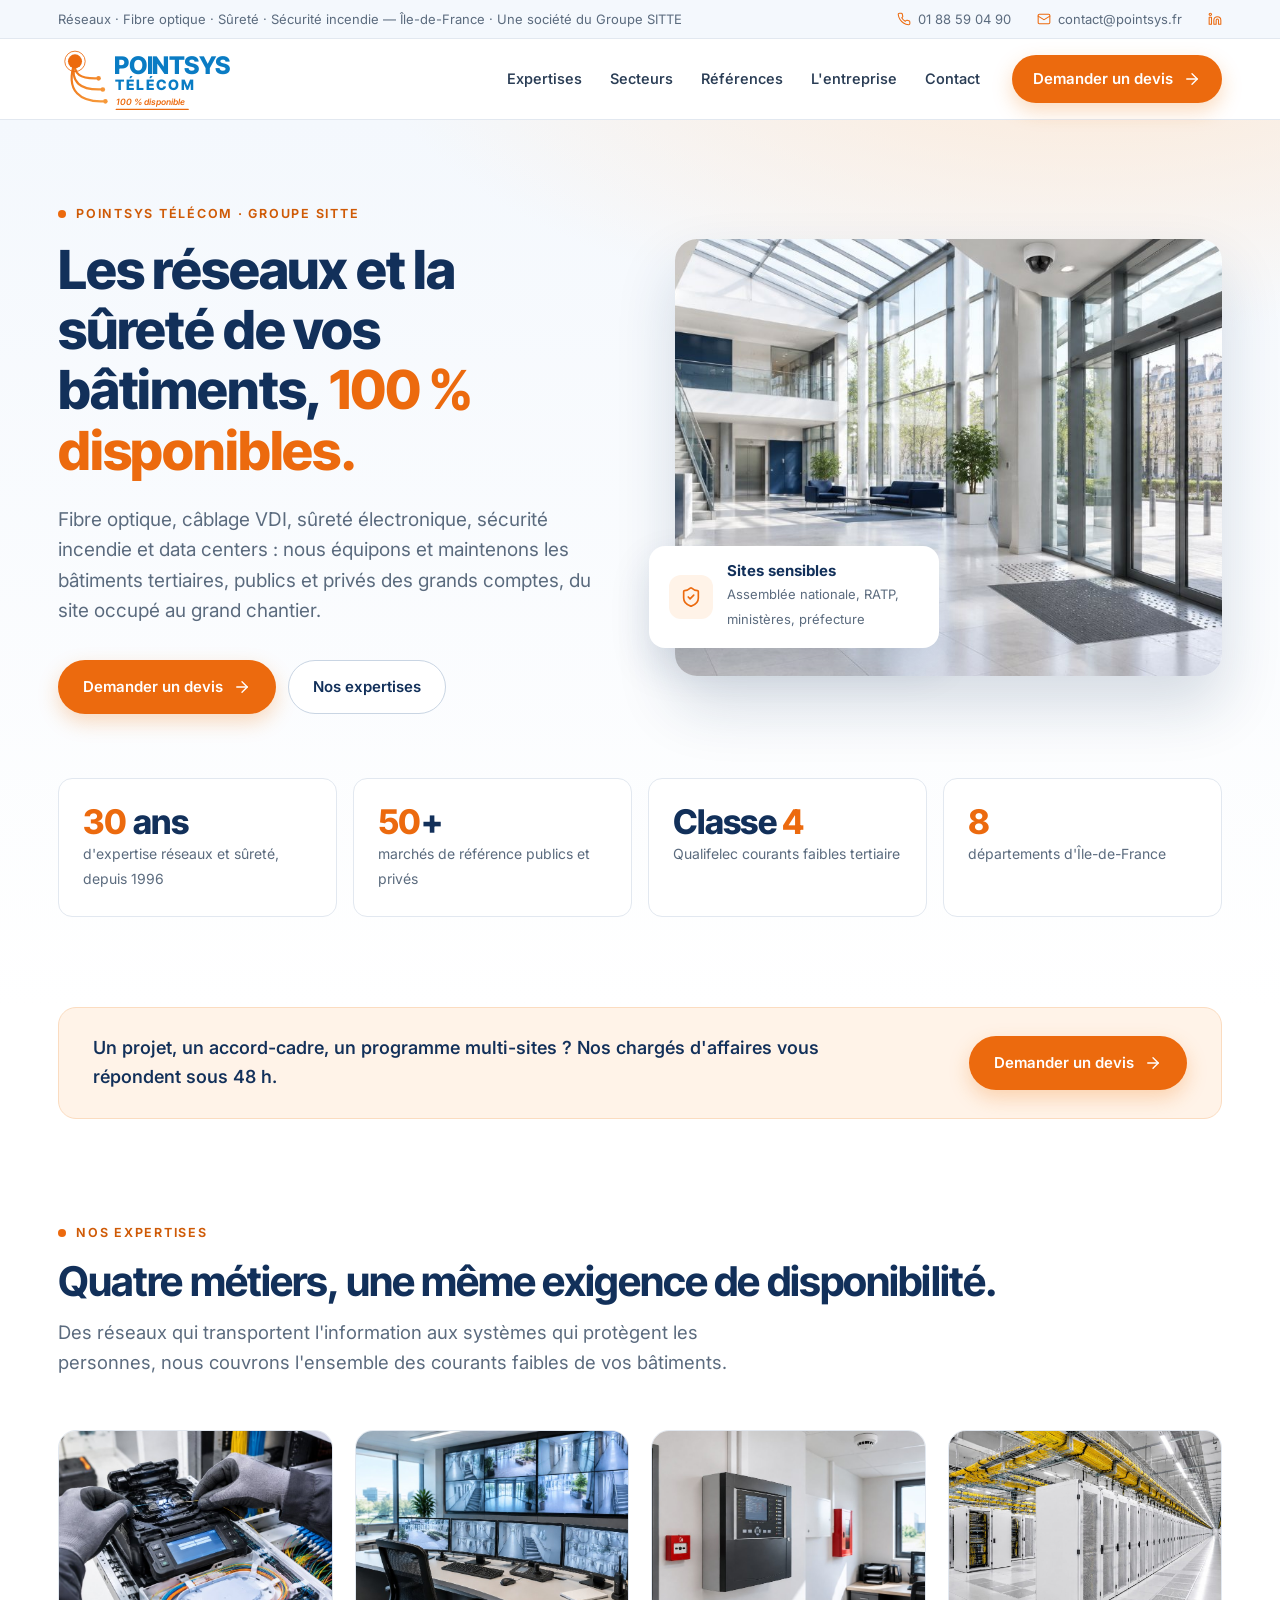
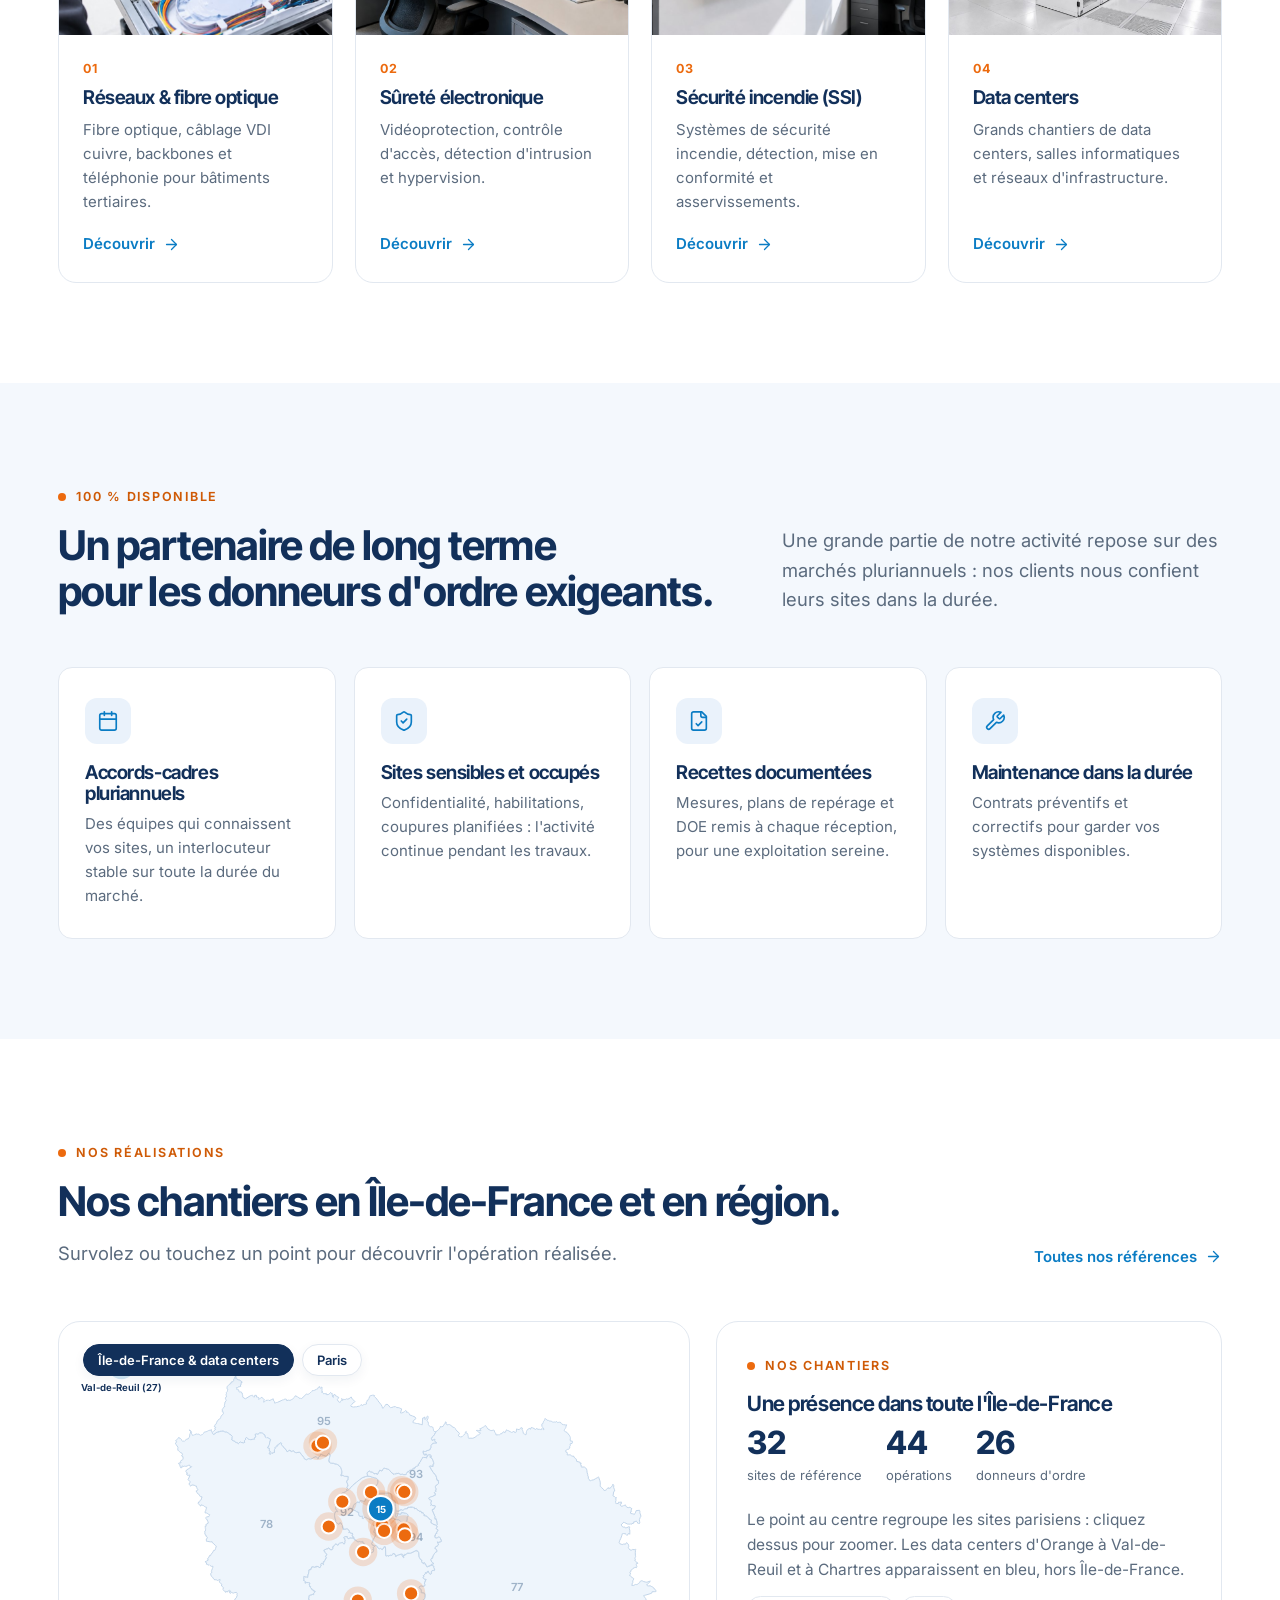
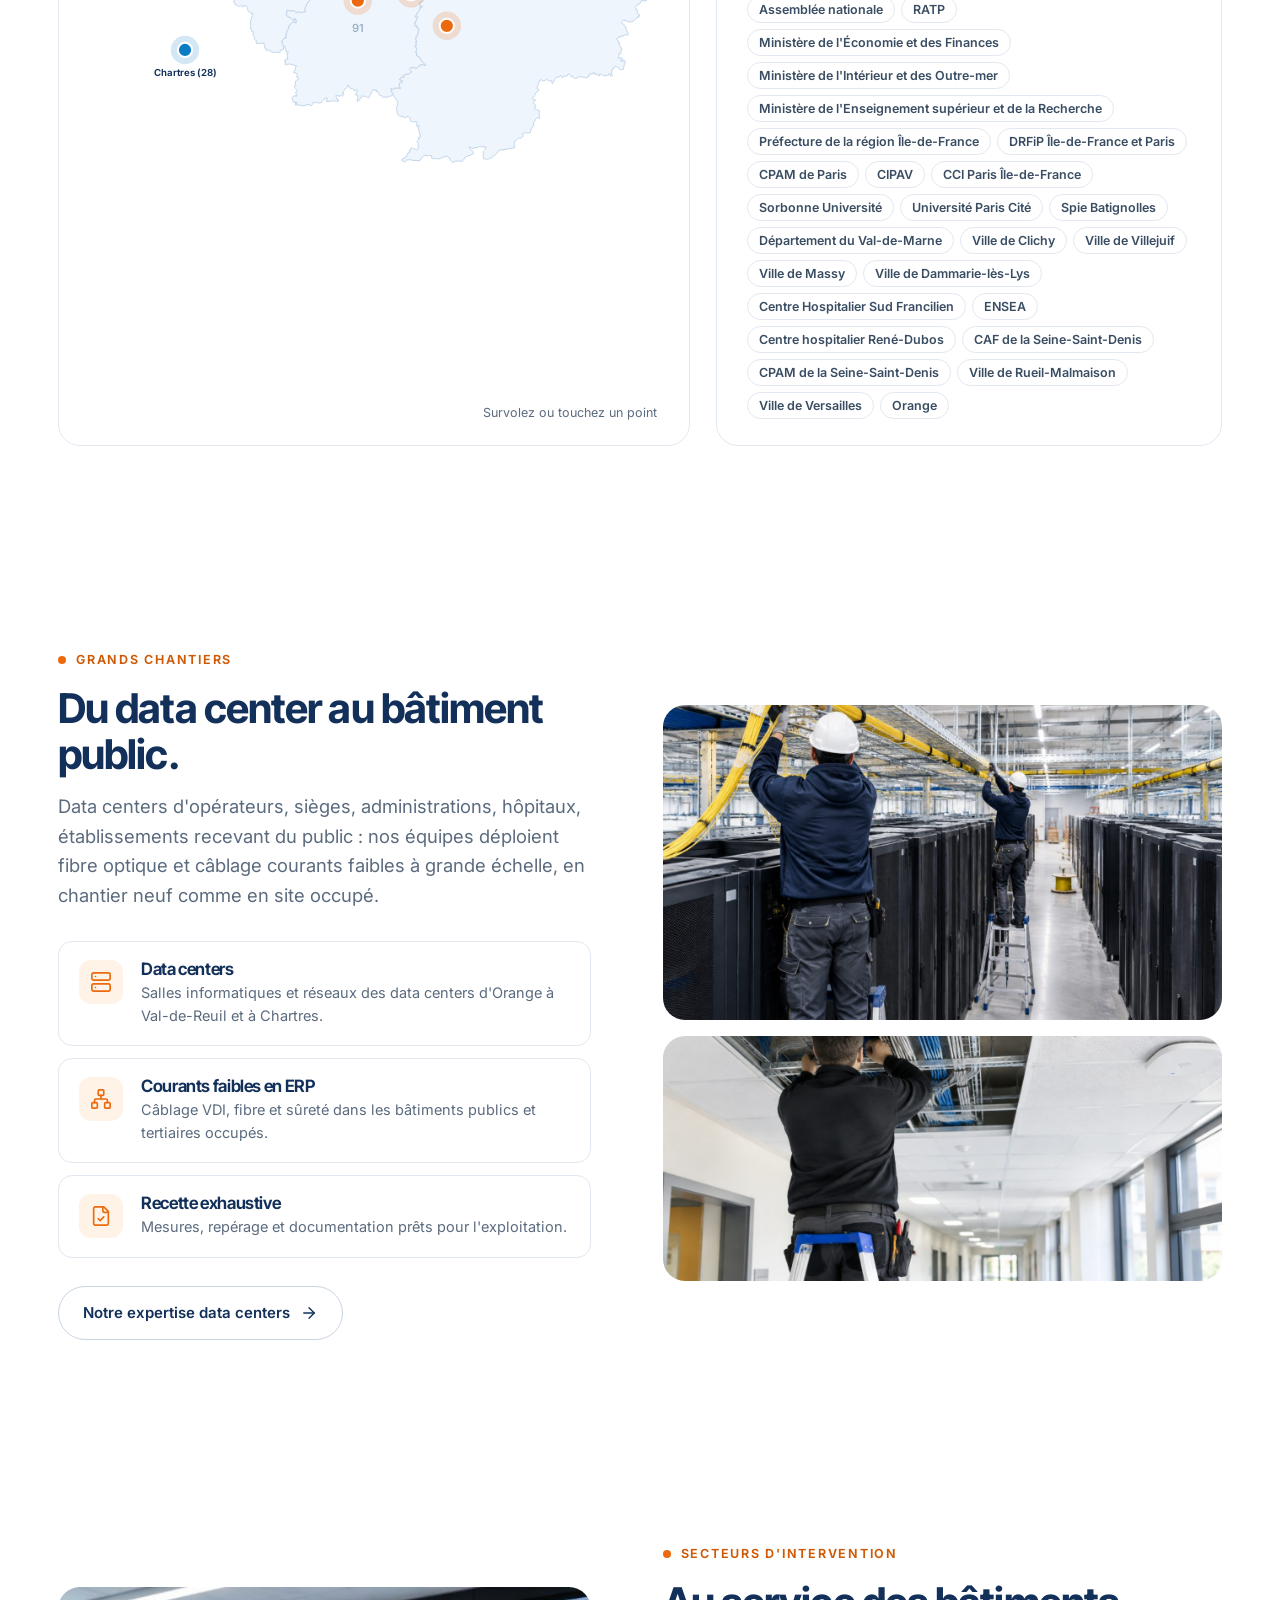
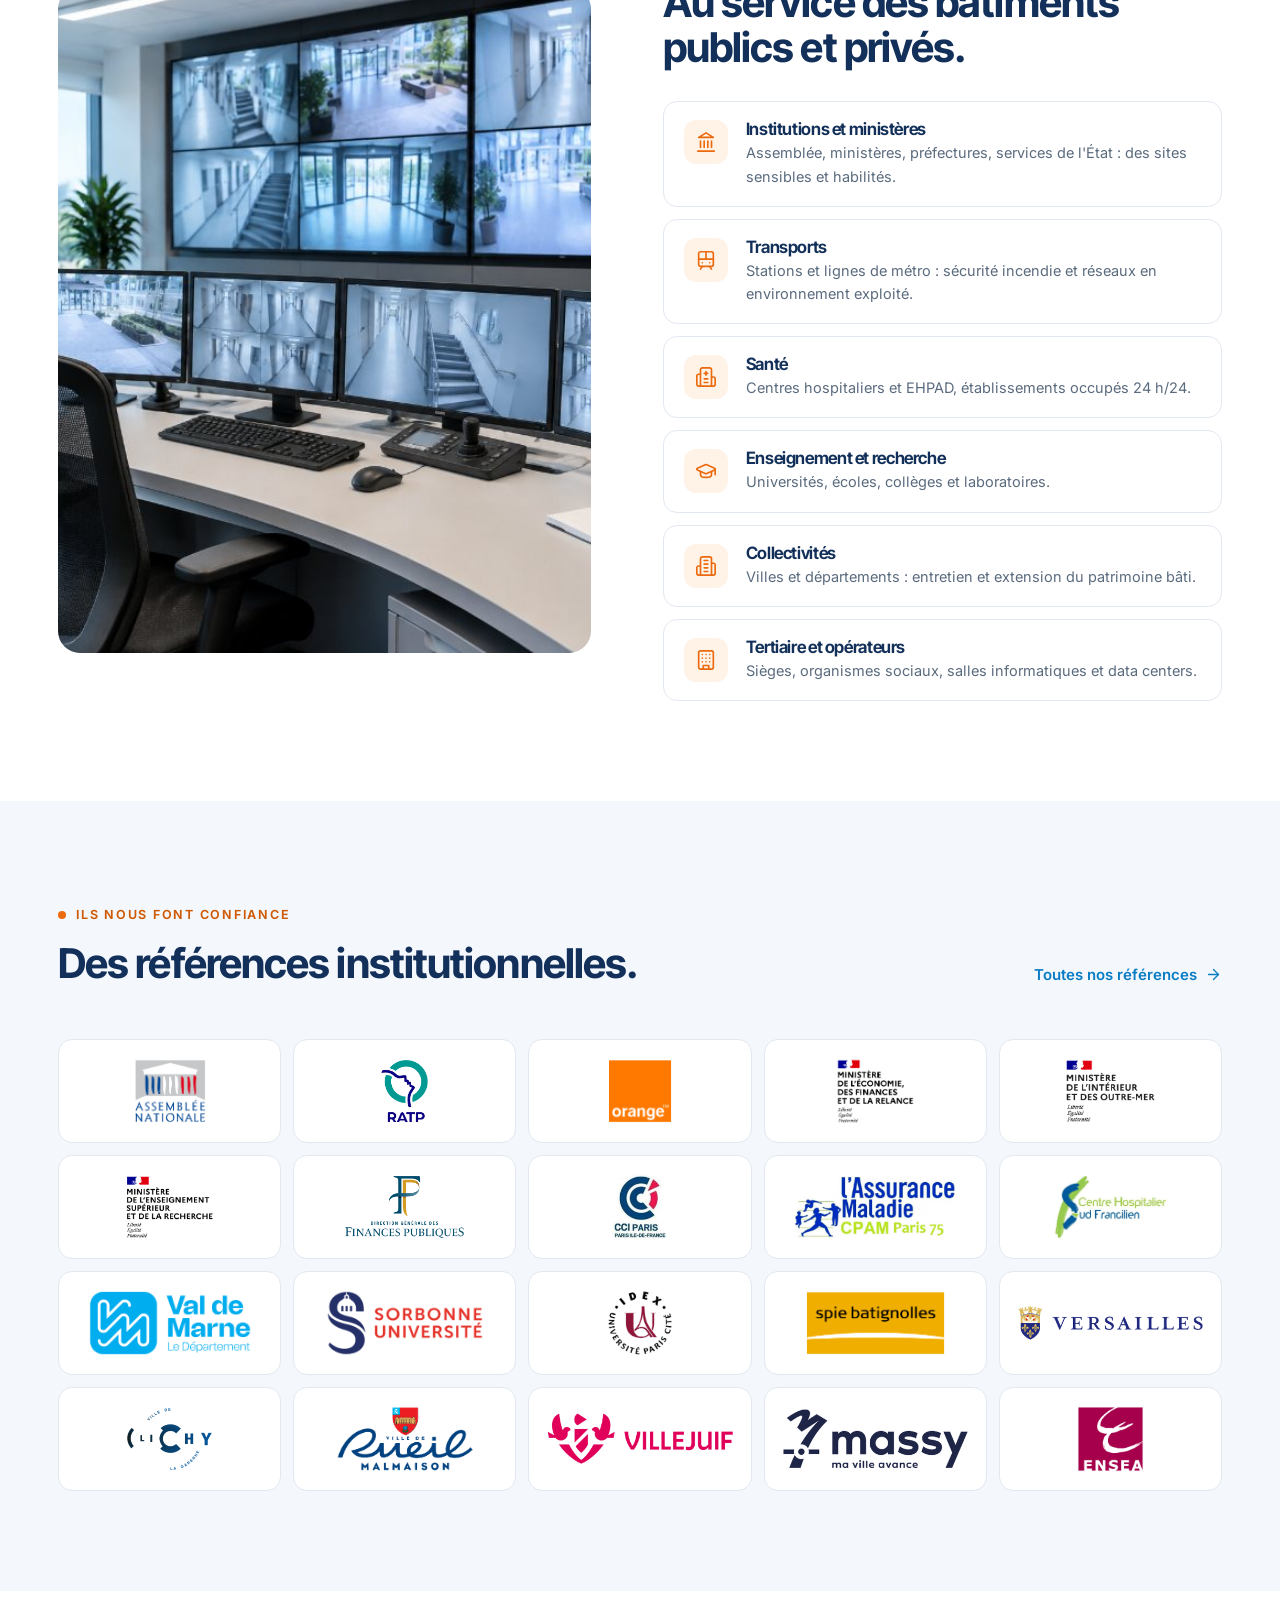
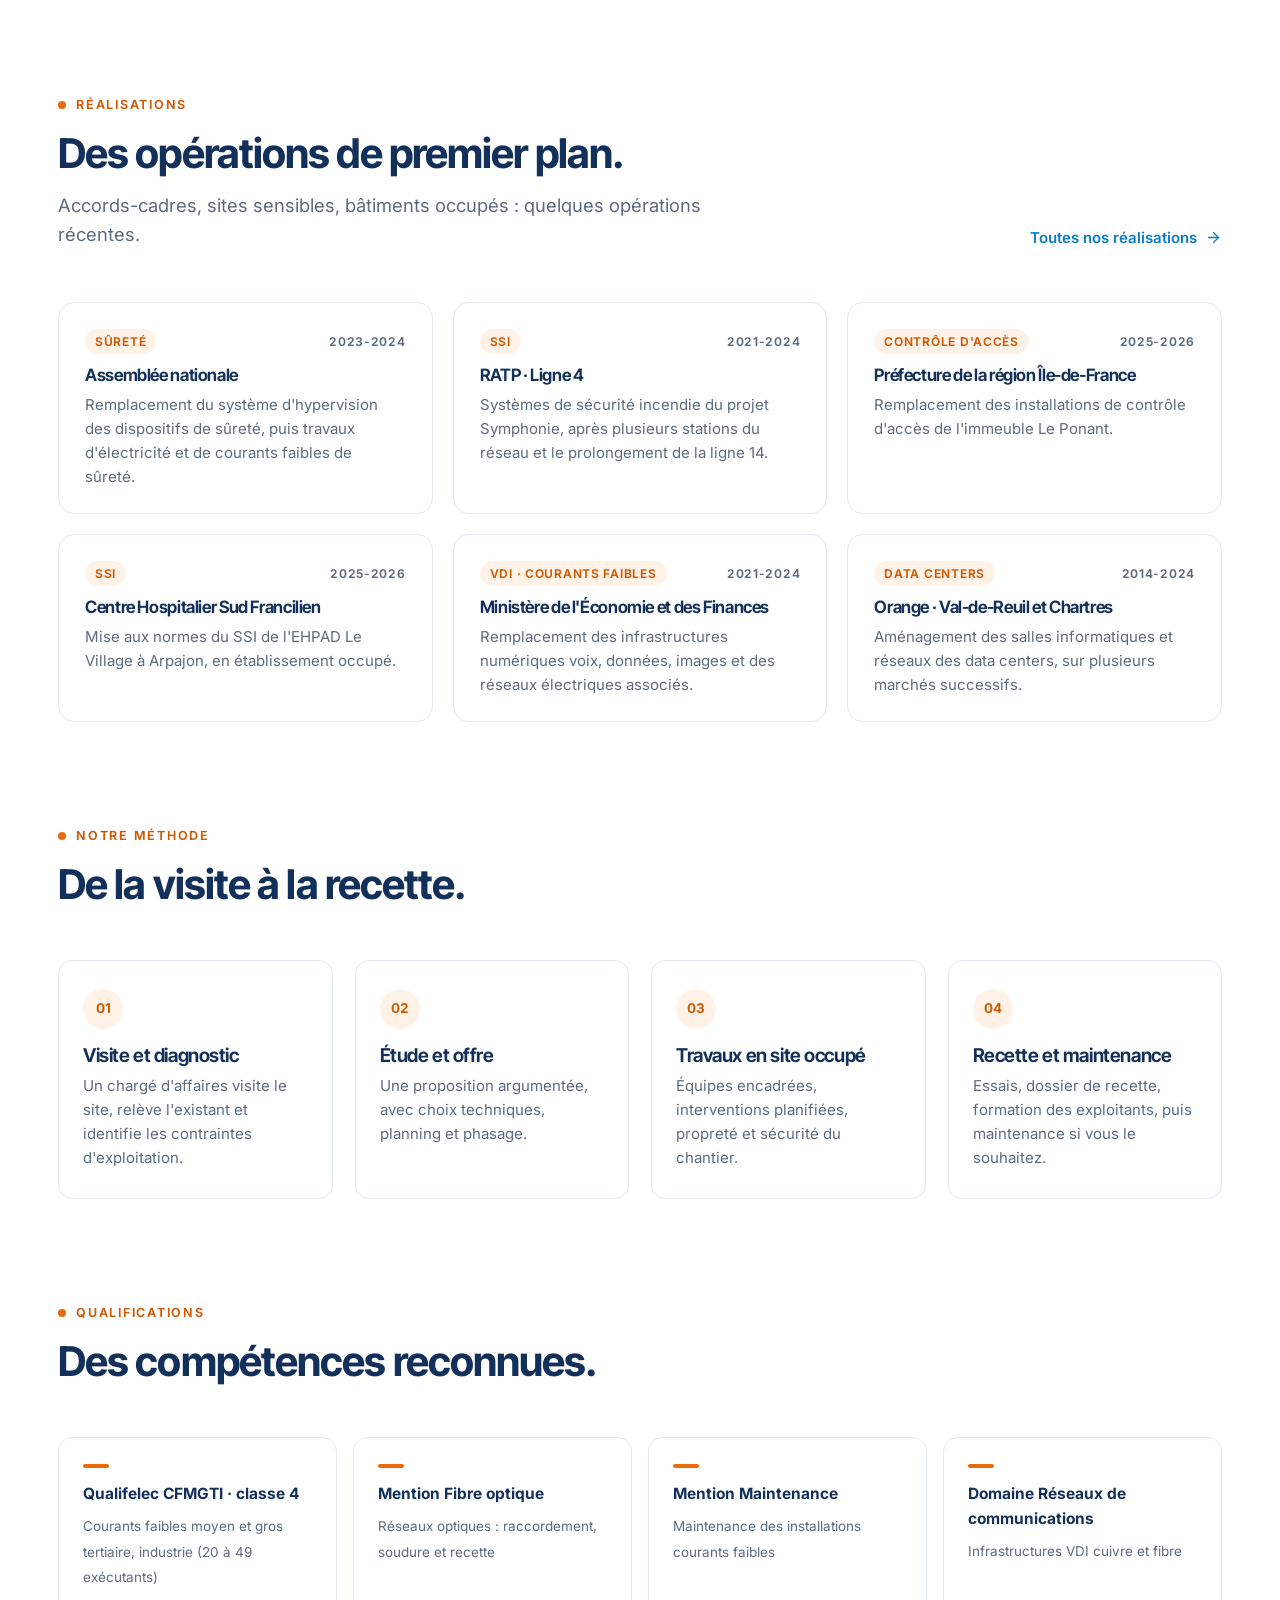
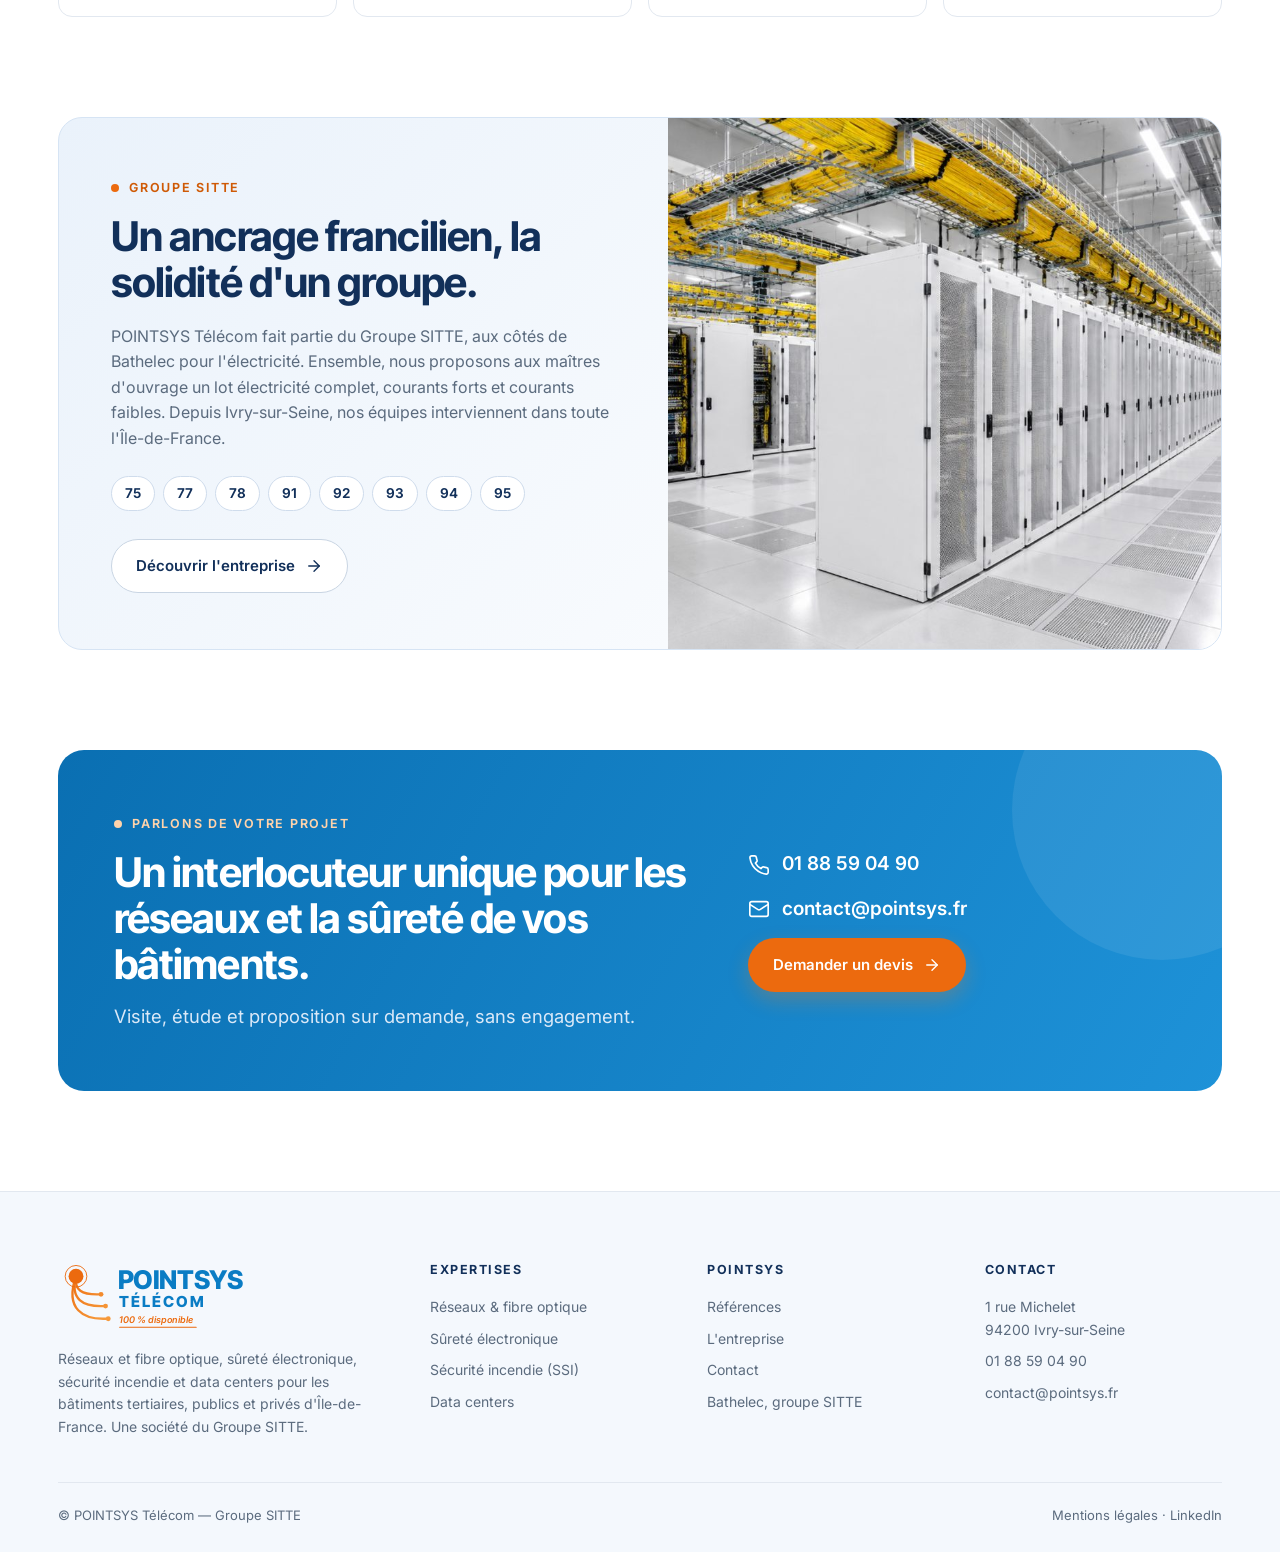
<file: index.html>
<!DOCTYPE html>
<html lang="fr"><head>
<meta charset="utf-8"><meta name="viewport" content="width=device-width,initial-scale=1">
<title>POINTSYS Télécom | Réseaux, fibre optique, sûreté et sécurité incendie en Île-de-France</title>
<meta name="description" content="POINTSYS Télécom (Groupe SITTE) installe et maintient réseaux VDI, fibre optique, vidéoprotection, contrôle d&#x27;accès et SSI des bâtiments tertiaires, publics et privés d&#x27;Île-de-France.">
<link rel="canonical" href="https://www.pointsys.fr/">
<meta property="og:type" content="website"><meta property="og:title" content="POINTSYS Télécom | Réseaux, fibre optique, sûreté et sécurité incendie en Île-de-France"><meta property="og:description" content="POINTSYS Télécom (Groupe SITTE) installe et maintient réseaux VDI, fibre optique, vidéoprotection, contrôle d&#x27;accès et SSI des bâtiments tertiaires, publics et privés d&#x27;Île-de-France.">
<meta property="og:image" content="https://www.pointsys.fr/img/og.jpg"><meta property="og:url" content="https://www.pointsys.fr/"><meta property="og:locale" content="fr_FR">
<link rel="icon" type="image/svg+xml" href="img/favicon.svg">
<link rel="preconnect" href="https://fonts.googleapis.com"><link rel="preconnect" href="https://fonts.gstatic.com" crossorigin>
<link href="https://fonts.googleapis.com/css2?family=Inter:wght@400;500;600;700&family=Inter+Tight:wght@600;700;800&display=swap" rel="stylesheet">
<link rel="stylesheet" href="assets/style.css">
<script type="application/ld+json">{"@context": "https://schema.org", "@type": "Electrician", "name": "POINTSYS Télécom", "url": "https://www.pointsys.fr", "telephone": "+33 1 88 59 04 90", "email": "contact@pointsys.fr", "address": {"@type": "PostalAddress", "streetAddress": "1 rue Michelet", "postalCode": "94200", "addressLocality": "Ivry-sur-Seine", "addressCountry": "FR"}, "areaServed": "Île-de-France", "parentOrganization": {"@type": "Organization", "name": "Groupe SITTE"}}</script>
</head><body>
<div class="top"><div class="wrap"><span class="hide-m">Réseaux · Fibre optique · Sûreté · Sécurité incendie — Île-de-France · Une société du Groupe SITTE</span>
<div class="r"><a href="tel:+33188590490"><svg class="ic" viewBox="0 0 24 24" fill="none" stroke="currentColor" stroke-width="1.8" stroke-linecap="round" stroke-linejoin="round" aria-hidden="true"><path d="M22 16.92v3a2 2 0 0 1-2.18 2 19.79 19.79 0 0 1-8.63-3.07 19.5 19.5 0 0 1-6-6 19.79 19.79 0 0 1-3.07-8.67A2 2 0 0 1 4.11 2h3a2 2 0 0 1 2 1.72c.13.96.36 1.9.7 2.81a2 2 0 0 1-.45 2.11L8.09 9.91a16 16 0 0 0 6 6l1.27-1.27a2 2 0 0 1 2.11-.45c.91.34 1.85.57 2.81.7A2 2 0 0 1 22 16.92z"/></svg>01 88 59 04 90</a><a href="mailto:contact@pointsys.fr"><svg class="ic" viewBox="0 0 24 24" fill="none" stroke="currentColor" stroke-width="1.8" stroke-linecap="round" stroke-linejoin="round" aria-hidden="true"><rect width="20" height="16" x="2" y="4" rx="2"/><path d="m22 7-8.97 5.7a1.94 1.94 0 0 1-2.06 0L2 7"/></svg>contact@pointsys.fr</a><a href="https://www.linkedin.com/company/pointsys-telecom/" target="_blank" rel="noopener" aria-label="LinkedIn"><svg class="ic" viewBox="0 0 24 24" fill="none" stroke="currentColor" stroke-width="1.8" stroke-linecap="round" stroke-linejoin="round" aria-hidden="true"><path d="M16 8a6 6 0 0 1 6 6v7h-4v-7a2 2 0 0 0-2-2 2 2 0 0 0-2 2v7h-4v-7a6 6 0 0 1 6-6z"/><rect width="4" height="12" x="2" y="9"/><circle cx="4" cy="4" r="2"/></svg></a></div></div></div>
<header class="h"><div class="wrap">
<a class="brand" href="index.html" aria-label="POINTSYS Télécom, accueil"><svg class="ps-logo" viewBox="0 -2 430 152" role="img" aria-label="POINTSYS Télécom — 100 % disponible" style="display:block;height:66px;width:auto"><g transform="translate(-4,2) scale(.98)"><defs><linearGradient id="gl1" gradientUnits="userSpaceOnUse" x1="14" y1="32" x2="108" y2="120"><stop offset="0" stop-color="#EC6A0E"/><stop offset="1" stop-color="#F6993A"/></linearGradient></defs><g fill="none" stroke="url(#gl1)" stroke-width="5.2" stroke-linecap="round"><path d="M44.0 32.0 C18.0 105.3 61.2 127.9 110.0 126.0"/><path d="M44.0 32.0 C30.4 83.5 59.6 99.3 104.0 98.0"/><path d="M44.0 32.0 C40.0 63.2 57.0 72.8 94.0 72.0"/></g><g fill="none" stroke="#FFE3C7" stroke-width="4.0" stroke-linecap="round"><path class="ps-sig" pathLength="100" d="M44.0 32.0 C18.0 105.3 61.2 127.9 110.0 126.0"/><path class="ps-sig" pathLength="100" d="M44.0 32.0 C30.4 83.5 59.6 99.3 104.0 98.0"/><path class="ps-sig" pathLength="100" d="M44.0 32.0 C40.0 63.2 57.0 72.8 94.0 72.0"/></g><circle class="ps-dhalo" cx="115.4" cy="126.0" r="5.4" fill="#EC6A0E"/><circle class="ps-dot" cx="115.4" cy="126.0" r="5.4" fill="url(#gl1)"/><circle class="ps-dhalo" cx="109.4" cy="98.0" r="5.4" fill="#EC6A0E"/><circle class="ps-dot" cx="109.4" cy="98.0" r="5.4" fill="url(#gl1)"/><circle class="ps-dhalo" cx="99.4" cy="72.0" r="5.4" fill="#EC6A0E"/><circle class="ps-dot" cx="99.4" cy="72.0" r="5.4" fill="url(#gl1)"/><circle class="ps-halo" cx="44" cy="32" r="17" fill="#EC6A0E"/><circle cx="44" cy="32" r="24" fill="none" stroke="#EC6A0E" stroke-width="2"/><circle class="ps-pt" cx="44" cy="32" r="16.5" fill="#EC6A0E"/></g><text x="130" y="62" font-family="Inter Tight, Inter, sans-serif" font-size="56" font-weight="800" letter-spacing="-1" fill="#0A7CC4">POINTSYS</text><text x="132" y="100" font-family="Inter Tight, Inter, sans-serif" font-size="33" font-weight="800" letter-spacing="4.6" fill="#0A7CC4">TÉLÉCOM</text><text x="133" y="134" font-family="Inter, sans-serif" font-size="20" font-weight="600" font-style="italic" fill="#EC6A0E">100 % disponible</text><path class="ps-ul" pathLength="100" d="M134 144 H300" stroke="#EC6A0E" stroke-width="2.6" stroke-linecap="round" fill="none"/></svg></a>
<nav class="m">
<div class="dd"><a href="index.html#expertises">Expertises</a><div class="menu"><a href="expertises/reseaux-fibre.html"><svg class="ic" viewBox="0 0 24 24" fill="none" stroke="currentColor" stroke-width="1.8" stroke-linecap="round" stroke-linejoin="round" aria-hidden="true"><path d="M2 12h4l3-9 6 18 3-9h4"/></svg><span>Réseaux & fibre optique<small>Fibre optique, câblage VDI cuivre, backbones et téléphonie pour bâtiments tertiaires.</small></span></a><a href="expertises/surete.html"><svg class="ic" viewBox="0 0 24 24" fill="none" stroke="currentColor" stroke-width="1.8" stroke-linecap="round" stroke-linejoin="round" aria-hidden="true"><path d="M20 13c0 5-3.5 7.5-7.66 8.95a1 1 0 0 1-.67-.01C7.5 20.5 4 18 4 13V6a1 1 0 0 1 1-1c2 0 4.5-1.2 6.24-2.72a1.17 1.17 0 0 1 1.52 0C14.51 3.81 17 5 19 5a1 1 0 0 1 1 1z"/><path d="m9 12 2 2 4-4"/></svg><span>Sûreté électronique<small>Vidéoprotection, contrôle d&#x27;accès, détection d&#x27;intrusion et hypervision.</small></span></a><a href="expertises/securite-incendie.html"><svg class="ic" viewBox="0 0 24 24" fill="none" stroke="currentColor" stroke-width="1.8" stroke-linecap="round" stroke-linejoin="round" aria-hidden="true"><path d="M8.5 14.5A2.5 2.5 0 0 0 11 12c0-1.38-.5-2-1-3-1.072-2.143-.224-4.054 2-6 .5 2.5 2 4.9 4 6.5 2 1.6 3 3.5 3 5.5a7 7 0 1 1-14 0c0-1.153.433-2.294 1-3a2.5 2.5 0 0 0 2.5 2.5z"/></svg><span>Sécurité incendie (SSI)<small>Systèmes de sécurité incendie, détection, mise en conformité et asservissements.</small></span></a><a href="expertises/data-centers.html"><svg class="ic" viewBox="0 0 24 24" fill="none" stroke="currentColor" stroke-width="1.8" stroke-linecap="round" stroke-linejoin="round" aria-hidden="true"><rect width="20" height="8" x="2" y="2" rx="2"/><rect width="20" height="8" x="2" y="14" rx="2"/><line x1="6" x2="6.01" y1="6" y2="6"/><line x1="6" x2="6.01" y1="18" y2="18"/></svg><span>Data centers<small>Grands chantiers de data centers, salles informatiques et réseaux d&#x27;infrastructure.</small></span></a></div></div>
<a href="index.html#secteurs">Secteurs</a>
<a href="references.html">Références</a>
<a href="entreprise.html">L'entreprise</a>
<a href="contact.html">Contact</a>
<a class="btn btn-o" href="contact.html#form">Demander un devis <svg class="ic" viewBox="0 0 24 24" fill="none" stroke="currentColor" stroke-width="1.8" stroke-linecap="round" stroke-linejoin="round" aria-hidden="true"><path d="M5 12h14"/><path d="m12 5 7 7-7 7"/></svg></a>
</nav>
<a class="callm" href="tel:+33188590490" aria-label="Appeler POINTSYS Télécom"><svg class="ic" viewBox="0 0 24 24" fill="none" stroke="currentColor" stroke-width="1.8" stroke-linecap="round" stroke-linejoin="round" aria-hidden="true"><path d="M22 16.92v3a2 2 0 0 1-2.18 2 19.79 19.79 0 0 1-8.63-3.07 19.5 19.5 0 0 1-6-6 19.79 19.79 0 0 1-3.07-8.67A2 2 0 0 1 4.11 2h3a2 2 0 0 1 2 1.72c.13.96.36 1.9.7 2.81a2 2 0 0 1-.45 2.11L8.09 9.91a16 16 0 0 0 6 6l1.27-1.27a2 2 0 0 1 2.11-.45c.91.34 1.85.57 2.81.7A2 2 0 0 1 22 16.92z"/></svg></a>
<button class="burger" aria-label="Menu"><svg class="ic" viewBox="0 0 24 24" fill="none" stroke="currentColor" stroke-width="1.8" stroke-linecap="round" stroke-linejoin="round" aria-hidden="true"><line x1="4" x2="20" y1="6" y2="6"/><line x1="4" x2="20" y1="12" y2="12"/><line x1="4" x2="20" y1="18" y2="18"/></svg></button>
</div></header>
<main>
<section class="hero"><div class="wrap"><div class="grid">
<div><span class="kicker">POINTSYS Télécom · Groupe SITTE</span>
<h1>Les réseaux et la sûreté de vos bâtiments, <em>100 % disponibles.</em></h1>
<p class="lead">Fibre optique, câblage VDI, sûreté électronique, sécurité incendie et data centers : nous équipons et maintenons les bâtiments tertiaires, publics et privés des grands comptes, du site occupé au grand chantier.</p>
<div class="ctas"><a class="btn btn-o" href="contact.html#form">Demander un devis <svg class="ic" viewBox="0 0 24 24" fill="none" stroke="currentColor" stroke-width="1.8" stroke-linecap="round" stroke-linejoin="round" aria-hidden="true"><path d="M5 12h14"/><path d="m12 5 7 7-7 7"/></svg></a><a class="btn btn-l" href="#expertises">Nos expertises</a></div></div>
<div class="pic"><img src="img/hero.jpg" alt="Hall d'un bâtiment tertiaire équipé de vidéoprotection et de contrôle d'accès">
<div class="badge"><span class="ico"><svg class="ic" viewBox="0 0 24 24" fill="none" stroke="currentColor" stroke-width="1.8" stroke-linecap="round" stroke-linejoin="round" aria-hidden="true"><path d="M20 13c0 5-3.5 7.5-7.66 8.95a1 1 0 0 1-.67-.01C7.5 20.5 4 18 4 13V6a1 1 0 0 1 1-1c2 0 4.5-1.2 6.24-2.72a1.17 1.17 0 0 1 1.52 0C14.51 3.81 17 5 19 5a1 1 0 0 1 1 1z"/><path d="m9 12 2 2 4-4"/></svg></span><div><b>Sites sensibles</b><span>Assemblée nationale, RATP, ministères, préfecture</span></div></div></div>
</div>
<div class="stats"><div class="stat"><b><i>30</i> ans</b><span>d'expertise réseaux et sûreté, depuis 1996</span></div><div class="stat"><b><i>50</i>+</b><span>marchés de référence publics et privés</span></div><div class="stat"><b>Classe <i>4</i></b><span>Qualifelec courants faibles tertiaire</span></div><div class="stat"><b><i>8</i></b><span>départements d'Île-de-France</span></div></div></div></section>
<section class="band" style="padding-top:0px"><div class="wrap"><div class="box"><p>Un projet, un accord-cadre, un programme multi-sites ? Nos chargés d'affaires vous répondent sous 48 h.</p><a class="btn btn-o" href="contact.html#form">Demander un devis <svg class="ic" viewBox="0 0 24 24" fill="none" stroke="currentColor" stroke-width="1.8" stroke-linecap="round" stroke-linejoin="round" aria-hidden="true"><path d="M5 12h14"/><path d="m12 5 7 7-7 7"/></svg></a></div></div></section>
<section id="expertises"><div class="wrap">
<div class="sec-head rv"><div><span class="kicker">Nos expertises</span><h2>Quatre métiers, une même exigence de disponibilité.</h2>
<p class="lead">Des réseaux qui transportent l'information aux systèmes qui protègent les personnes, nous couvrons l'ensemble des courants faibles de vos bâtiments.</p></div></div>
<div class="exp-grid"><a class="exp rv" href="expertises/reseaux-fibre.html"><div class="ph"><img src="img/fibre.jpg" alt="Réseaux &amp; fibre optique" loading="lazy"></div>
<div class="bd"><span class="n">01</span><h3>Réseaux & fibre optique</h3><p>Fibre optique, câblage VDI cuivre, backbones et téléphonie pour bâtiments tertiaires.</p><span class="link">Découvrir <svg class="ic" viewBox="0 0 24 24" fill="none" stroke="currentColor" stroke-width="1.8" stroke-linecap="round" stroke-linejoin="round" aria-hidden="true"><path d="M5 12h14"/><path d="m12 5 7 7-7 7"/></svg></span></div></a><a class="exp rv" href="expertises/surete.html"><div class="ph"><img src="img/video.jpg" alt="Sûreté électronique" loading="lazy"></div>
<div class="bd"><span class="n">02</span><h3>Sûreté électronique</h3><p>Vidéoprotection, contrôle d&#x27;accès, détection d&#x27;intrusion et hypervision.</p><span class="link">Découvrir <svg class="ic" viewBox="0 0 24 24" fill="none" stroke="currentColor" stroke-width="1.8" stroke-linecap="round" stroke-linejoin="round" aria-hidden="true"><path d="M5 12h14"/><path d="m12 5 7 7-7 7"/></svg></span></div></a><a class="exp rv" href="expertises/securite-incendie.html"><div class="ph"><img src="img/ssi.jpg" alt="Sécurité incendie (SSI)" loading="lazy"></div>
<div class="bd"><span class="n">03</span><h3>Sécurité incendie (SSI)</h3><p>Systèmes de sécurité incendie, détection, mise en conformité et asservissements.</p><span class="link">Découvrir <svg class="ic" viewBox="0 0 24 24" fill="none" stroke="currentColor" stroke-width="1.8" stroke-linecap="round" stroke-linejoin="round" aria-hidden="true"><path d="M5 12h14"/><path d="m12 5 7 7-7 7"/></svg></span></div></a><a class="exp rv" href="expertises/data-centers.html"><div class="ph"><img src="img/dc-salle.jpg" alt="Data centers" loading="lazy"></div>
<div class="bd"><span class="n">04</span><h3>Data centers</h3><p>Grands chantiers de data centers, salles informatiques et réseaux d&#x27;infrastructure.</p><span class="link">Découvrir <svg class="ic" viewBox="0 0 24 24" fill="none" stroke="currentColor" stroke-width="1.8" stroke-linecap="round" stroke-linejoin="round" aria-hidden="true"><path d="M5 12h14"/><path d="m12 5 7 7-7 7"/></svg></span></div></a></div></div></section>
<section class="soft"><div class="wrap">
<div class="sec-head rv"><div><span class="kicker">100 % disponible</span><h2>Un partenaire de long terme<br>pour les donneurs d'ordre exigeants.</h2></div>
<p class="lead" style="max-width:440px">Une grande partie de notre activité repose sur des marchés pluriannuels : nos clients nous confient leurs sites dans la durée.</p></div>
<div class="eng"><div class="rv"><span class="ico"><svg class="ic" viewBox="0 0 24 24" fill="none" stroke="currentColor" stroke-width="1.8" stroke-linecap="round" stroke-linejoin="round" aria-hidden="true"><path d="M8 2v4"/><path d="M16 2v4"/><rect width="18" height="18" x="3" y="4" rx="2"/><path d="M3 10h18"/></svg></span><h3>Accords-cadres pluriannuels</h3><p>Des équipes qui connaissent vos sites, un interlocuteur stable sur toute la durée du marché.</p></div><div class="rv"><span class="ico"><svg class="ic" viewBox="0 0 24 24" fill="none" stroke="currentColor" stroke-width="1.8" stroke-linecap="round" stroke-linejoin="round" aria-hidden="true"><path d="M20 13c0 5-3.5 7.5-7.66 8.95a1 1 0 0 1-.67-.01C7.5 20.5 4 18 4 13V6a1 1 0 0 1 1-1c2 0 4.5-1.2 6.24-2.72a1.17 1.17 0 0 1 1.52 0C14.51 3.81 17 5 19 5a1 1 0 0 1 1 1z"/><path d="m9 12 2 2 4-4"/></svg></span><h3>Sites sensibles et occupés</h3><p>Confidentialité, habilitations, coupures planifiées : l'activité continue pendant les travaux.</p></div><div class="rv"><span class="ico"><svg class="ic" viewBox="0 0 24 24" fill="none" stroke="currentColor" stroke-width="1.8" stroke-linecap="round" stroke-linejoin="round" aria-hidden="true"><path d="M15 2H6a2 2 0 0 0-2 2v16a2 2 0 0 0 2 2h12a2 2 0 0 0 2-2V7Z"/><path d="M14 2v4a2 2 0 0 0 2 2h4"/><path d="m9 15 2 2 4-4"/></svg></span><h3>Recettes documentées</h3><p>Mesures, plans de repérage et DOE remis à chaque réception, pour une exploitation sereine.</p></div><div class="rv"><span class="ico"><svg class="ic" viewBox="0 0 24 24" fill="none" stroke="currentColor" stroke-width="1.8" stroke-linecap="round" stroke-linejoin="round" aria-hidden="true"><path d="M14.7 6.3a1 1 0 0 0 0 1.4l1.6 1.6a1 1 0 0 0 1.4 0l3.77-3.77a6 6 0 0 1-7.94 7.94l-6.91 6.91a2.12 2.12 0 0 1-3-3l6.91-6.91a6 6 0 0 1 7.94-7.94l-3.76 3.76z"/></svg></span><h3>Maintenance dans la durée</h3><p>Contrats préventifs et correctifs pour garder vos systèmes disponibles.</p></div></div></div></section>
<section id="carte"><div class="wrap"><div class="sec-head rv"><div><span class="kicker">Nos réalisations</span><h2>Nos chantiers en Île-de-France et en région.</h2><p class="lead">Survolez ou touchez un point pour découvrir l'opération réalisée.</p></div><a class="link" href="references.html">Toutes nos références <svg class="ic" viewBox="0 0 24 24" fill="none" stroke="currentColor" stroke-width="1.8" stroke-linecap="round" stroke-linejoin="round" aria-hidden="true"><path d="M5 12h14"/><path d="m12 5 7 7-7 7"/></svg></a></div><div class="mapbox" id="refmap"><div class="map rv"><div class="mtools"><button data-z="idf" class="on">Île-de-France &amp; data centers</button><button data-z="paris">Paris</button></div><svg viewBox="-120 -45 733.2 538.8" role="img" aria-label="Carte des références POINTSYS"><g><path class="dep p75" d="M250.0,181.9L239.0,177.6L236.6,176.1L235.4,175.4L234.4,176.6L233.6,177.3L232.2,177.3L232.1,175.8L232.9,175.1L232.1,174.4L230.9,174.8L228.7,174.4L227.8,172.7L227.6,171.0L228.0,169.9L225.2,169.0L224.3,168.0L220.6,166.7L220.2,165.3L221.3,161.6L222.2,160.0L223.3,159.4L224.8,158.6L225.3,158.1L226.1,156.9L228.6,157.9L229.7,155.2L234.9,156.3L235.6,156.0L235.9,154.2L237.2,152.6L238.8,151.4L239.8,151.3L240.8,150.5L243.3,148.7L244.6,147.9L246.3,147.2L246.9,146.7L248.7,146.6L254.6,146.4L260.6,146.3L264.8,146.2L266.2,146.6L267.5,147.7L268.2,149.3L268.5,150.8L268.6,153.0L268.9,153.8L270.0,154.8L271.5,155.4L272.3,157.1L272.7,159.3L272.8,160.4L272.7,162.5L273.0,164.4L273.4,168.3L273.2,170.0L272.6,172.9L272.3,174.5L273.7,174.6L275.0,174.0L274.7,172.5L274.3,171.6L274.4,170.8L274.9,170.3L275.7,171.4L278.2,171.8L279.2,171.8L279.4,170.2L280.2,170.3L281.8,169.8L284.9,170.7L286.1,171.1L287.0,171.7L288.2,173.6L288.0,174.8L287.1,175.6L286.9,176.2L286.8,177.4L286.9,178.9L286.3,180.5L285.2,181.8L283.7,181.8L282.7,181.5L280.5,181.5L279.3,181.4L278.6,180.7L277.0,179.1L276.2,178.9L274.4,178.9L273.5,178.6L272.0,178.5L271.0,177.9L270.3,177.1L269.6,176.6L267.2,177.5L265.8,178.4L263.8,179.6L261.6,180.9L258.6,182.2L256.7,182.3L255.7,181.2L254.2,182.2L250.5,182.0Z"/><path class="dep" d="M316.5,234.4L316.2,233.1L317.0,232.8L319.3,232.1L317.5,230.8L316.9,230.2L316.0,229.5L315.7,228.0L315.5,227.2L315.8,226.4L316.6,225.3L317.5,225.6L317.9,224.4L318.1,222.9L318.6,221.4L320.2,219.6L321.0,218.8L321.6,217.9L322.9,217.6L322.7,216.0L322.0,215.3L321.7,214.2L320.3,213.5L320.9,212.5L321.6,212.0L322.0,211.0L323.3,211.1L323.6,210.4L324.4,209.6L325.0,208.4L324.2,207.7L323.6,205.6L325.1,206.2L327.5,205.6L328.4,205.3L328.4,204.1L328.0,203.4L327.4,201.5L326.5,200.4L324.7,199.9L323.8,200.3L322.9,200.7L322.3,201.1L321.7,200.8L320.7,200.1L320.3,198.7L321.1,198.1L321.3,197.1L321.1,196.1L321.9,195.9L322.1,195.1L322.9,195.3L322.7,193.9L324.1,191.8L324.3,191.1L323.2,190.3L322.4,190.0L322.1,189.2L322.7,188.3L323.3,186.4L322.2,185.9L323.0,185.1L323.3,184.4L323.1,183.3L322.8,180.3L322.2,179.0L322.3,178.3L322.0,177.4L320.8,178.2L320.4,176.8L320.6,174.8L318.8,170.6L317.1,166.6L318.2,165.9L319.6,165.7L319.3,164.5L320.5,163.8L321.0,162.3L320.8,161.7L320.0,161.5L318.2,161.6L317.5,161.3L316.7,160.5L315.8,161.2L316.2,159.9L315.5,158.7L315.5,157.8L315.9,157.3L316.4,155.5L315.6,154.8L314.6,154.8L313.3,153.6L313.1,152.7L313.6,152.2L314.0,151.3L315.1,150.8L316.1,151.0L316.6,150.2L317.8,150.3L318.3,149.8L319.9,149.1L320.2,149.6L320.7,147.8L321.3,147.6L320.7,147.1L320.1,146.1L320.3,145.1L321.4,144.3L322.2,143.8L321.2,143.0L321.8,142.0L321.7,140.4L321.3,139.7L321.2,138.2L321.5,137.5L322.7,136.2L323.6,135.8L324.1,135.2L325.0,134.7L324.9,132.5L325.2,131.2L323.7,131.0L322.5,127.9L322.6,127.1L322.1,126.6L321.5,124.6L320.4,123.1L318.5,121.0L316.5,118.2L314.8,115.1L313.9,113.9L314.2,113.2L315.8,113.2L317.1,113.7L318.4,113.8L317.9,111.7L318.7,111.4L319.2,110.9L318.6,109.1L318.1,106.8L317.6,104.9L317.0,104.5L316.3,103.3L315.9,102.6L314.5,102.6L314.4,101.9L315.1,102.1L316.2,101.8L315.7,100.3L314.8,99.8L312.7,100.0L311.3,100.9L311.4,100.0L310.4,99.9L310.2,98.8L309.1,98.9L309.1,100.0L307.9,100.1L307.4,99.6L306.9,97.3L306.4,96.4L306.3,95.0L308.0,95.2L309.1,95.6L311.2,94.4L312.4,94.3L314.9,93.0L315.0,91.5L315.7,91.3L315.6,90.5L315.4,88.7L318.0,85.6L319.9,85.3L321.0,85.3L322.8,85.2L321.0,84.0L320.1,82.9L320.6,81.6L320.4,80.7L318.9,81.5L317.2,82.3L316.4,79.9L317.6,77.7L319.8,75.5L320.3,74.5L320.8,73.1L321.6,72.3L321.7,71.5L323.2,70.7L324.3,69.7L325.2,68.9L326.6,67.1L327.2,65.9L327.2,65.1L329.0,65.6L330.7,64.9L331.2,63.5L332.0,62.4L332.8,62.0L333.1,60.9L333.5,59.5L334.5,60.0L334.1,61.1L334.3,62.2L335.6,62.6L335.8,63.4L337.1,62.9L338.2,62.8L339.9,63.6L340.7,64.6L341.3,64.4L341.7,65.7L342.5,65.9L344.6,66.8L345.8,67.9L346.1,69.1L347.5,70.6L350.7,73.6L350.2,74.2L349.6,75.3L349.2,76.6L349.6,77.0L351.0,77.5L351.4,78.0L352.1,77.8L353.5,77.7L354.4,76.7L355.6,75.7L357.7,73.6L357.6,72.1L358.8,71.2L358.7,72.3L358.9,73.3L360.2,73.6L360.6,74.7L361.0,75.4L360.9,76.4L361.2,77.2L361.3,78.8L361.7,79.6L363.3,79.4L366.9,79.5L370.4,77.8L371.3,76.6L372.0,76.3L372.8,75.3L373.6,75.5L376.2,73.3L374.8,72.4L373.6,72.0L372.6,71.2L372.2,70.8L371.0,70.0L372.2,69.9L373.9,70.2L376.7,70.2L375.3,67.8L376.4,67.6L378.1,66.9L378.8,66.1L379.7,65.9L380.9,64.9L382.3,64.0L383.9,66.4L385.3,68.3L388.0,69.8L389.1,70.2L390.3,70.0L392.2,69.4L393.1,70.7L393.3,71.8L393.7,72.4L395.0,74.2L394.9,75.5L398.1,75.3L399.3,75.5L399.8,74.7L400.8,73.9L401.8,74.1L402.1,73.1L403.0,73.0L403.5,72.0L404.1,71.6L406.1,72.6L407.9,69.1L409.1,70.1L410.6,70.5L412.3,71.5L413.5,71.9L413.9,72.4L414.7,72.2L415.7,71.7L416.7,71.0L416.9,71.8L418.7,72.6L419.4,72.2L419.8,70.7L419.8,69.4L420.2,68.0L420.9,68.5L423.2,69.1L423.8,68.1L425.6,66.7L426.5,66.6L426.5,67.6L427.3,67.6L426.8,69.1L427.4,69.9L427.8,71.1L428.4,73.8L429.0,74.5L429.6,74.3L430.4,75.0L431.6,75.2L431.9,74.5L431.8,72.9L432.1,71.3L432.8,69.7L433.4,69.2L434.2,68.1L435.0,68.3L435.4,67.4L436.3,67.7L436.9,68.7L437.6,66.6L439.5,66.7L442.6,68.4L443.4,68.9L444.3,67.6L446.2,68.6L448.1,68.6L449.0,68.9L450.3,69.0L450.5,67.9L451.1,68.4L451.4,67.8L452.0,68.5L453.2,69.2L453.3,68.5L452.7,67.0L451.8,66.4L451.1,65.5L451.0,64.8L450.7,62.8L450.9,62.1L451.7,62.1L452.5,60.4L452.8,59.0L453.8,58.2L454.0,57.0L454.6,56.3L454.5,55.6L455.5,55.8L456.1,56.6L457.0,56.9L457.3,57.6L458.2,57.8L459.0,57.8L459.7,58.4L461.3,58.6L462.9,59.0L463.7,59.6L465.1,59.9L466.5,59.7L467.3,59.9L468.9,59.1L469.5,60.1L470.1,60.5L471.3,60.1L472.1,60.0L472.9,59.9L474.0,60.5L474.3,61.3L475.1,62.2L477.3,63.0L479.8,63.3L481.0,63.1L480.1,65.6L479.9,66.6L479.4,67.4L479.2,68.1L478.5,68.8L477.8,70.0L478.9,71.0L479.9,71.7L481.4,72.3L484.2,75.8L485.1,77.5L485.5,78.6L485.6,79.4L485.4,80.3L485.3,81.7L485.7,83.0L487.9,82.9L488.1,83.6L488.1,85.0L487.7,85.7L485.2,86.3L485.0,87.1L485.9,87.5L485.7,88.2L485.3,88.7L484.7,89.0L484.8,89.9L485.1,90.7L484.1,91.1L484.2,92.1L483.5,93.0L482.7,92.5L481.8,93.2L480.6,93.8L479.8,94.8L480.1,96.0L480.4,96.6L481.2,96.3L481.9,98.0L481.6,99.8L484.0,99.8L485.2,99.5L486.7,100.7L487.4,101.1L488.5,101.4L489.7,101.3L489.6,102.3L490.4,102.6L491.6,104.3L492.6,104.7L493.0,105.5L493.2,107.6L497.5,108.8L497.5,110.3L498.7,109.9L498.2,111.1L498.2,112.6L499.1,112.8L498.9,114.2L499.3,114.8L500.8,114.4L502.9,114.7L504.3,115.8L505.0,116.6L505.5,118.0L505.7,119.0L505.9,120.9L506.6,123.6L507.1,124.6L506.5,125.0L506.8,125.6L507.6,126.2L507.3,128.2L508.4,129.4L508.6,130.6L509.7,131.1L510.6,131.2L511.1,130.7L514.1,130.0L516.2,128.7L517.9,127.8L518.8,127.3L519.7,126.5L520.2,127.5L521.2,130.5L521.5,131.3L521.9,132.9L522.0,135.4L521.9,136.9L522.0,138.1L522.6,138.4L523.2,139.3L525.8,141.6L526.8,143.3L527.9,142.5L528.5,143.1L529.1,142.0L529.7,141.6L530.3,140.8L531.0,140.3L532.0,140.5L532.3,139.5L533.2,140.6L535.1,139.3L536.6,137.3L537.3,135.4L537.9,136.0L538.3,136.9L538.4,137.6L538.2,139.2L539.0,141.5L539.5,142.4L539.4,143.9L538.3,144.5L537.5,149.7L538.1,150.3L539.1,150.4L540.5,151.7L541.6,151.7L540.8,152.5L541.4,153.5L540.8,153.8L541.3,155.2L540.7,155.6L540.7,157.8L540.9,158.9L541.7,159.0L542.2,158.6L543.8,159.2L544.2,158.8L544.2,157.3L545.4,157.5L547.7,157.1L547.6,158.3L547.7,159.2L546.6,159.4L546.2,160.6L547.3,162.1L548.1,162.4L549.0,162.0L549.7,162.1L550.3,161.5L551.3,161.5L551.8,160.7L552.7,160.7L552.9,161.7L553.7,162.9L554.5,163.5L556.0,164.0L557.1,163.6L558.5,163.8L560.6,165.4L559.5,166.7L559.6,167.7L560.1,168.4L559.0,168.7L558.7,170.8L560.7,171.5L561.5,171.4L562.5,171.6L562.9,172.4L564.4,171.1L565.0,169.5L565.6,167.6L569.7,167.2L570.2,168.3L570.1,169.7L570.3,170.7L571.1,172.8L571.4,174.4L570.6,175.9L569.6,178.5L569.8,180.6L570.0,181.9L570.3,182.6L569.1,183.3L568.5,183.9L568.0,183.2L566.7,181.3L565.6,180.2L564.3,181.1L562.5,181.4L562.9,182.7L560.4,183.5L559.4,184.3L559.0,183.8L557.6,184.1L556.0,184.0L555.0,183.9L551.4,182.1L550.7,181.5L547.2,185.1L548.3,186.2L549.2,187.4L550.1,187.7L551.0,187.8L551.7,187.6L552.2,188.0L552.5,188.7L553.6,188.4L554.5,188.3L556.7,187.2L557.8,187.5L557.6,188.4L557.2,189.8L557.9,191.2L557.9,192.4L557.9,194.0L558.0,194.8L557.7,196.4L557.2,195.6L556.1,195.5L555.7,196.1L555.5,197.1L554.2,197.6L553.6,197.0L552.9,196.4L552.8,195.7L550.9,195.7L550.1,195.5L549.6,196.1L548.6,195.8L548.5,196.5L548.1,198.3L546.8,201.7L545.7,203.9L545.2,205.6L544.9,206.1L545.1,206.7L545.8,207.9L547.4,208.5L548.6,209.0L550.0,208.4L552.6,208.3L553.3,208.1L553.4,207.3L554.0,206.5L554.7,207.3L556.2,208.7L556.5,210.3L556.6,211.4L556.1,212.7L556.9,214.0L558.3,215.6L560.0,215.7L560.8,215.0L561.6,215.0L564.1,215.1L564.8,214.8L565.4,215.1L564.8,216.2L564.6,218.9L564.7,221.9L565.0,223.3L564.4,224.9L564.2,226.0L564.7,227.4L563.9,227.9L564.6,228.9L565.4,229.6L565.6,230.4L566.3,230.2L567.4,231.3L567.6,231.9L566.2,231.9L566.0,232.8L565.7,233.5L566.2,234.7L566.5,235.8L566.0,237.0L565.3,236.7L564.3,236.8L563.5,237.1L561.7,238.1L561.2,238.5L559.3,240.6L559.8,241.2L559.1,241.5L557.9,242.5L558.4,243.4L558.9,244.9L557.3,246.3L557.9,246.8L558.7,246.9L559.1,247.6L559.9,248.2L560.2,248.8L561.1,249.2L562.2,249.9L562.8,250.7L562.2,251.9L561.5,253.1L561.5,254.4L561.7,255.3L561.0,255.9L560.5,257.1L560.9,257.8L560.2,258.4L562.1,258.8L563.2,258.3L564.9,257.5L566.2,257.6L567.3,257.3L568.4,256.4L569.9,255.3L570.4,254.1L570.9,253.4L571.8,253.0L573.4,253.2L574.3,253.8L576.7,254.5L578.7,254.8L581.8,253.7L583.0,253.5L581.9,254.1L582.0,254.9L580.8,256.0L579.6,257.1L578.6,257.4L579.0,258.2L579.1,258.9L580.0,259.3L580.9,259.3L582.7,259.1L584.0,259.8L585.8,260.7L587.1,261.7L588.0,263.3L589.0,263.8L589.2,264.5L590.0,265.3L589.6,266.3L588.9,266.2L587.6,266.3L585.1,266.3L584.9,267.7L583.6,268.4L581.4,269.2L576.1,270.7L574.7,271.1L575.6,272.4L576.2,273.4L577.2,274.6L578.2,277.3L575.6,277.5L571.9,277.1L570.9,279.2L569.7,281.2L566.4,282.7L565.2,284.3L564.2,285.4L564.7,286.0L565.7,287.5L566.0,288.2L566.7,287.9L566.7,289.8L567.4,290.8L567.4,291.7L567.3,293.1L568.0,293.8L569.3,293.9L569.9,295.1L569.9,296.0L568.0,295.9L568.7,297.6L567.1,297.6L565.4,298.8L564.7,300.1L563.7,300.8L562.5,302.1L561.9,302.6L560.1,303.0L559.8,302.2L559.0,302.9L557.2,303.1L555.3,302.8L554.5,301.8L553.5,302.0L552.6,300.9L550.4,301.4L550.0,300.9L547.6,303.2L551.8,307.7L552.6,308.8L553.2,310.4L553.3,311.5L553.7,312.3L554.1,312.9L554.5,314.3L555.1,315.0L555.7,316.0L555.3,317.8L555.7,319.1L554.0,318.9L552.6,319.0L552.3,318.4L551.5,319.2L550.8,319.1L550.2,320.4L549.1,320.3L548.8,321.0L548.4,320.1L547.5,319.8L547.2,320.9L546.5,320.8L546.1,320.3L545.6,320.8L546.2,321.5L544.3,321.6L544.0,322.7L542.7,323.3L541.5,323.6L542.2,324.5L543.4,326.1L543.6,327.4L544.2,327.6L544.9,327.4L545.2,328.2L546.0,328.6L545.3,329.1L544.5,329.9L545.0,331.3L546.3,332.0L546.2,332.8L547.1,334.1L547.9,335.0L547.8,336.8L547.2,339.0L547.2,340.0L546.5,341.2L546.5,342.0L544.7,341.5L545.2,342.5L544.6,343.7L544.6,345.2L543.9,345.7L543.8,347.2L544.6,346.8L545.4,346.7L546.4,346.9L546.2,347.6L547.4,347.1L548.2,347.4L549.4,348.0L549.3,349.7L548.5,349.6L548.2,350.5L546.8,349.6L546.8,350.6L547.7,350.5L548.3,351.0L549.8,351.1L550.3,350.4L551.2,350.2L552.2,350.2L552.3,351.6L551.8,353.4L551.1,355.4L550.8,356.8L550.7,357.7L550.3,358.8L550.4,359.6L550.2,361.1L548.8,361.0L547.9,361.3L546.7,361.3L546.1,360.3L545.4,360.5L544.8,360.2L544.6,358.9L543.5,358.6L542.8,358.2L542.0,357.7L541.5,357.3L540.0,357.4L539.3,357.6L539.2,358.4L538.7,359.7L537.0,359.4L535.8,364.3L535.7,366.7L536.6,367.1L536.4,368.6L534.8,368.7L534.4,369.2L533.9,366.9L534.0,366.1L532.5,366.0L531.8,368.2L530.7,368.2L528.5,368.3L528.2,369.5L527.0,368.3L526.3,368.5L524.6,368.1L523.9,367.2L523.1,366.9L521.7,366.6L520.9,366.7L521.4,368.4L519.8,368.4L518.9,367.9L518.2,367.3L518.4,366.1L516.8,366.7L515.5,367.1L515.9,365.4L515.2,365.1L513.6,364.7L513.5,366.4L510.9,366.6L510.7,365.9L509.5,366.3L509.6,367.1L509.2,368.1L507.5,368.3L507.8,370.3L506.3,370.5L505.7,371.1L505.0,371.7L504.4,371.4L504.0,370.6L503.1,370.7L501.4,370.5L499.5,369.9L497.9,369.6L497.2,369.4L494.6,370.7L493.0,371.6L491.9,372.0L490.7,372.3L490.3,371.6L489.6,370.2L488.9,370.0L487.9,369.2L486.8,370.3L485.8,368.2L485.0,367.2L483.7,366.6L482.8,366.4L482.1,368.2L481.4,369.3L480.7,369.0L479.3,369.0L478.7,368.7L478.3,369.5L477.5,369.0L476.9,369.8L475.8,371.4L474.9,370.3L474.4,369.3L474.0,368.5L473.1,368.7L472.6,369.4L471.9,369.8L470.7,369.8L470.9,370.8L470.0,370.4L469.2,370.2L468.3,370.9L466.7,372.4L466.0,373.7L465.4,375.6L465.0,376.3L464.4,377.5L463.9,378.2L462.8,377.3L463.2,376.0L462.6,374.7L461.1,374.6L459.8,375.0L458.7,374.6L457.9,373.6L456.9,373.3L456.0,373.6L454.7,374.5L454.0,374.7L452.0,374.9L451.4,374.6L450.2,373.6L448.9,373.7L448.6,374.6L446.7,377.8L446.4,379.0L446.0,379.8L445.5,381.1L446.2,381.5L445.4,382.2L445.3,383.2L445.4,384.3L447.0,385.3L447.3,386.2L446.8,386.8L445.6,387.2L445.3,388.1L444.1,389.3L443.0,389.9L443.2,390.7L442.5,391.0L442.7,391.9L441.9,392.9L439.6,395.7L439.3,396.4L440.6,397.7L442.8,397.8L442.8,398.8L442.4,399.3L440.8,400.4L440.4,401.2L442.2,403.1L442.7,404.2L443.5,404.9L442.5,406.6L442.1,409.1L443.1,409.5L444.0,410.1L445.7,410.2L447.6,410.9L448.0,412.9L447.2,414.3L447.7,416.1L448.0,417.6L448.4,420.1L447.1,420.3L445.1,419.6L443.9,420.5L443.3,421.6L442.5,423.3L440.4,426.2L440.9,426.6L440.4,427.7L441.5,428.3L440.2,429.8L439.0,431.1L438.3,432.3L438.1,433.3L437.1,434.9L437.6,435.9L436.5,438.2L435.8,438.0L435.0,438.3L434.4,438.0L433.8,438.7L433.3,439.1L432.8,438.0L432.1,437.2L431.3,437.6L430.2,438.5L427.7,438.7L427.3,439.5L427.3,440.6L427.9,441.6L427.3,443.2L426.2,444.0L423.8,444.7L422.8,444.1L420.9,445.6L420.0,446.7L418.7,448.1L417.7,448.1L417.4,449.6L417.2,450.7L417.1,452.6L417.3,455.2L417.6,456.4L414.2,457.0L407.5,458.0L401.0,459.0L398.6,459.3L397.3,461.4L396.1,463.1L394.9,464.3L393.7,465.3L392.8,465.7L392.5,466.3L391.4,466.7L390.5,467.7L389.8,468.7L388.2,468.6L386.9,469.0L385.6,470.5L384.6,470.5L383.5,469.8L382.6,470.3L381.8,470.0L380.1,469.8L380.0,469.0L379.6,467.0L378.9,465.5L379.2,464.8L379.7,463.8L380.1,462.2L379.4,461.9L379.4,461.0L380.6,459.6L381.7,458.6L382.2,458.3L382.6,457.4L382.7,456.6L382.6,455.2L381.4,455.5L380.2,456.0L379.8,454.4L379.1,454.7L378.5,454.0L377.8,455.3L375.9,455.1L374.0,454.7L373.2,455.5L372.3,456.6L371.9,457.1L371.3,456.6L370.7,455.7L368.3,456.4L368.6,457.0L367.3,457.8L366.7,456.8L364.9,456.2L362.7,455.5L362.1,455.1L363.4,457.9L364.2,458.5L364.8,459.0L365.9,459.6L366.9,460.7L367.4,462.3L367.3,463.8L366.1,464.1L364.8,464.8L357.7,467.5L357.3,468.3L357.2,469.2L356.1,470.5L354.1,472.1L353.5,473.3L353.0,472.8L351.1,472.4L350.0,472.9L348.9,472.5L347.4,472.7L346.0,472.6L344.5,472.6L344.2,473.7L343.4,474.2L342.3,474.4L341.1,472.9L340.1,471.5L336.7,467.3L335.3,466.6L333.7,466.9L332.9,467.3L330.2,467.9L329.2,468.3L327.9,469.2L325.1,469.8L322.6,469.7L321.7,469.5L320.5,469.6L318.9,469.4L317.9,469.6L317.3,469.9L316.2,465.9L312.8,465.5L311.8,465.9L310.1,465.9L308.2,465.7L307.0,466.1L304.7,468.5L302.9,471.2L302.0,471.6L302.7,472.4L301.9,472.4L301.1,471.9L293.9,471.8L291.4,471.0L290.0,470.6L288.9,471.2L288.1,470.7L287.7,471.5L286.9,470.8L285.5,471.7L285.2,472.2L284.0,473.6L283.0,473.1L282.5,472.3L281.2,472.8L280.7,472.3L281.2,469.8L282.4,469.4L283.2,469.5L283.3,468.6L284.0,468.0L285.5,467.5L286.4,466.1L286.7,464.7L287.2,464.1L287.6,462.7L289.6,462.5L289.4,460.3L289.8,459.4L290.7,459.9L291.4,456.7L292.0,455.9L293.3,456.9L295.9,458.0L297.4,458.6L298.4,459.3L301.2,455.2L300.6,454.2L300.0,453.3L300.9,451.6L300.0,450.9L298.6,449.5L299.1,448.6L299.5,447.9L300.5,447.0L301.6,445.2L300.4,445.0L300.2,443.9L301.6,443.5L303.0,443.1L303.0,440.8L302.0,440.7L302.0,439.1L302.4,438.2L301.3,436.9L301.4,435.0L300.5,435.0L300.6,434.2L300.9,433.6L300.5,433.2L300.3,430.8L301.7,429.4L300.9,429.4L299.7,430.0L298.5,430.1L298.6,428.3L298.7,427.2L298.3,424.8L296.8,424.7L295.2,424.7L294.5,424.5L293.2,424.4L292.2,424.6L290.0,422.3L290.8,420.2L289.9,419.9L288.0,417.8L285.1,419.3L283.4,420.0L282.8,419.5L281.7,417.8L280.9,418.1L280.0,418.7L279.6,418.0L278.2,418.0L277.3,417.7L276.8,417.2L276.3,415.9L275.4,415.6L274.9,414.2L274.4,413.0L274.1,410.9L274.0,409.8L274.2,408.6L273.8,407.9L273.9,406.9L274.4,406.2L274.5,405.2L275.3,404.2L275.1,402.9L275.3,401.2L274.8,400.6L274.7,399.6L274.1,398.6L273.0,397.1L272.6,396.1L271.4,395.2L270.5,393.0L270.0,391.6L269.6,390.3L268.6,389.5L267.9,388.4L267.1,387.7L267.1,386.0L267.2,384.6L267.0,383.8L268.2,384.8L269.5,385.2L270.8,384.3L272.0,383.7L273.1,383.5L274.5,383.4L275.7,383.5L276.2,383.2L277.4,384.0L278.3,384.5L277.9,383.0L277.3,381.0L277.0,379.4L278.5,376.2L279.0,376.9L280.2,377.3L280.7,376.3L281.1,374.9L280.4,374.6L279.3,373.5L278.8,373.9L278.1,374.1L277.2,373.0L277.8,372.2L279.1,371.1L280.8,369.8L281.5,370.3L281.9,371.1L282.9,370.8L282.1,368.5L283.1,367.5L284.0,367.3L284.8,367.2L285.6,367.0L288.1,366.9L289.1,366.2L290.8,365.0L292.4,364.0L291.1,362.6L289.4,361.0L290.8,359.9L291.7,359.4L292.0,358.1L293.8,358.7L294.9,358.8L296.2,358.4L296.7,358.8L297.4,360.0L298.5,359.3L299.0,358.7L299.6,358.4L300.4,357.7L301.3,357.2L302.4,356.3L302.7,355.6L302.6,354.9L303.9,355.2L305.1,355.1L306.2,355.2L309.6,356.3L306.0,352.3L304.2,350.4L303.2,348.6L301.4,345.5L300.5,345.3L299.1,344.6L298.0,344.5L298.5,344.0L298.6,342.2L298.6,341.0L298.0,340.4L296.7,340.0L298.5,337.5L297.6,336.6L298.6,335.6L297.4,334.5L296.8,333.8L296.0,332.9L296.5,332.2L298.3,331.3L297.1,328.9L298.6,327.7L297.2,326.7L298.0,325.8L296.9,324.3L297.8,323.6L297.4,321.8L298.6,320.3L299.4,319.9L299.3,318.5L300.2,316.4L299.6,315.5L300.1,314.9L300.7,313.9L300.9,312.4L300.4,311.0L299.1,311.6L298.6,309.4L299.0,308.0L297.8,308.0L296.3,307.9L296.0,307.0L295.8,306.3L296.5,304.4L296.1,303.4L296.8,303.5L297.3,301.6L298.1,301.1L297.4,300.5L298.5,299.7L298.7,299.0L299.3,298.1L299.6,296.9L298.2,296.9L297.5,297.0L296.4,297.0L296.4,295.9L297.4,295.7L297.6,295.0L298.1,294.7L298.4,293.4L300.4,290.6L300.9,289.5L302.1,288.7L302.4,287.2L301.9,285.5L303.2,285.2L305.1,285.2L305.4,284.1L302.6,284.2L302.7,282.6L302.0,281.6L301.7,279.6L303.1,278.7L304.9,278.2L305.9,277.4L306.4,276.1L307.0,275.7L307.9,275.4L308.4,273.4L308.7,271.4L308.4,269.2L307.9,268.2L303.8,267.5L304.0,265.5L304.0,264.0L301.8,261.7L301.0,260.8L302.5,259.6L303.6,259.1L305.9,259.8L306.7,259.9L307.0,259.0L308.1,259.4L308.3,257.6L307.9,257.1L307.9,255.6L308.8,253.8L308.2,253.6L309.9,252.1L309.7,251.3L308.0,251.4L305.9,248.9L307.2,247.9L306.3,246.9L307.7,246.0L308.6,244.2L309.2,243.8L309.0,243.1L309.8,242.9L310.3,244.0L311.0,243.0L311.2,241.8L311.9,241.1L313.1,242.6L313.9,244.1L314.6,244.7L315.6,245.0L316.5,244.1L316.2,242.7L316.3,241.5L317.1,240.8L318.7,240.3L319.6,240.3L320.4,239.8L318.8,236.7L319.3,235.4L318.2,235.0L317.5,234.4L316.5,234.4Z"/><path class="dep" d="M49.6,72.3L50.1,73.3L50.5,74.2L51.0,75.0L55.2,72.1L56.3,71.8L58.3,71.8L59.0,70.9L60.5,70.9L61.4,70.6L63.6,70.8L64.5,71.5L65.6,71.8L66.5,71.7L67.3,72.0L68.4,72.8L69.2,73.1L70.7,74.4L72.4,75.5L73.9,77.1L74.1,77.8L73.8,78.4L73.8,79.5L73.1,81.1L75.1,82.4L76.4,83.0L78.7,85.0L79.5,84.4L81.3,86.1L83.7,83.8L84.7,84.6L87.6,85.0L88.2,84.6L89.0,84.7L88.7,82.5L89.4,81.5L90.7,80.5L89.6,79.9L91.5,78.4L92.7,80.0L93.5,80.6L94.4,80.7L95.3,81.1L96.4,81.2L98.3,81.1L99.6,80.6L100.2,80.8L101.0,80.6L100.4,79.5L101.6,78.9L101.2,78.4L102.5,77.9L101.6,74.7L103.6,74.0L104.3,74.3L105.5,74.3L107.0,72.9L109.1,72.8L110.5,73.0L111.5,73.9L113.3,75.7L114.1,77.4L114.9,78.5L115.6,79.3L116.1,78.8L117.0,78.7L117.7,78.9L118.7,79.8L119.8,80.2L120.7,80.9L119.6,84.2L119.0,87.5L118.6,88.2L117.9,89.7L117.0,90.2L116.8,91.0L117.8,91.3L118.9,91.4L119.1,92.8L119.1,95.0L120.2,95.4L120.7,95.9L120.0,96.3L119.6,97.3L119.2,97.8L119.3,98.6L119.7,99.0L121.0,98.1L122.1,96.9L123.4,97.8L124.0,96.9L125.3,96.8L125.2,94.0L125.3,93.2L126.0,92.0L125.6,90.8L126.7,90.1L128.0,89.7L128.6,89.3L127.9,88.5L130.7,87.3L132.1,85.7L132.6,84.8L133.6,85.5L133.7,87.4L134.8,88.3L135.3,89.3L136.5,90.3L137.3,91.1L138.6,92.6L139.6,93.9L140.8,95.9L142.0,95.0L142.9,94.1L143.7,93.9L144.0,94.7L145.5,94.7L145.8,95.5L147.3,95.2L148.1,94.3L148.8,95.5L150.3,96.4L150.8,96.8L152.0,97.0L154.0,96.7L155.8,96.2L158.2,99.3L159.4,100.8L160.5,102.1L161.4,103.0L161.6,104.3L164.1,105.6L165.4,104.7L166.6,104.3L169.5,104.4L171.5,104.0L171.9,103.5L173.3,102.7L174.4,102.4L175.9,101.6L177.0,102.7L177.9,104.3L178.9,104.1L178.8,102.3L179.9,101.8L180.7,101.2L181.1,100.4L181.5,98.8L185.4,100.4L187.2,101.0L188.6,101.3L189.3,100.0L191.6,97.3L193.1,99.9L193.2,100.9L192.2,103.5L191.5,107.4L192.4,107.7L192.3,108.6L193.2,109.6L194.5,109.8L197.4,110.0L198.7,110.6L201.0,111.0L202.2,111.6L203.3,112.4L206.0,115.2L206.7,116.6L207.0,118.0L207.7,119.4L207.4,120.1L207.4,121.8L207.0,123.0L206.5,124.0L206.0,124.6L206.7,125.2L207.3,124.2L210.7,125.3L211.5,125.8L213.5,126.2L215.1,126.1L215.2,127.9L214.9,129.6L214.2,130.3L213.8,131.2L213.7,131.9L213.1,132.2L213.7,133.7L214.5,135.3L214.5,136.5L215.0,137.7L214.0,138.3L213.2,139.0L214.5,141.0L213.0,142.0L213.6,143.4L212.5,144.1L211.4,145.0L209.9,145.6L208.9,145.8L206.9,146.9L205.6,148.1L204.7,149.1L204.2,150.3L203.3,151.9L203.2,152.7L203.3,154.1L202.9,154.6L201.9,155.1L200.4,158.2L199.4,159.6L199.2,160.2L200.2,160.3L201.6,159.8L200.8,161.3L200.6,162.0L200.4,162.9L199.9,163.6L199.7,164.6L199.8,165.4L200.8,166.6L202.1,168.3L202.3,169.0L201.6,168.9L200.5,168.5L199.8,168.8L198.9,170.9L198.4,171.5L198.6,172.9L198.4,173.9L199.3,177.7L200.0,180.0L199.7,181.1L200.0,181.9L200.8,182.2L202.5,183.5L203.1,183.8L204.2,183.8L204.9,182.3L206.5,182.7L207.0,183.1L206.9,184.4L208.0,185.6L208.8,186.8L208.0,187.0L208.4,188.7L209.4,188.6L208.7,190.2L212.5,190.0L213.1,189.6L214.2,189.7L214.8,190.3L216.2,191.6L216.7,192.7L215.9,194.2L216.6,194.0L218.8,195.1L219.9,194.9L220.8,196.7L220.0,197.1L220.1,198.3L220.4,198.8L221.2,200.8L221.5,201.5L220.4,201.5L219.0,201.2L216.8,200.9L216.2,201.9L215.2,201.6L214.2,201.0L213.6,200.7L213.8,199.2L211.0,199.4L210.5,199.9L209.6,200.5L210.7,201.0L211.1,201.9L211.1,203.0L211.5,203.8L211.1,205.2L211.4,205.7L211.2,206.7L210.7,207.2L210.8,207.9L210.2,208.3L208.1,206.4L206.6,206.8L205.8,207.1L204.6,207.1L204.1,207.7L202.6,210.0L201.2,209.3L199.9,208.1L199.5,208.9L198.3,209.7L197.4,210.7L197.3,211.6L196.3,211.7L196.8,213.3L196.1,214.1L195.4,215.4L193.0,215.2L192.8,214.2L191.1,213.2L190.2,213.8L188.8,214.4L186.6,215.3L185.3,216.2L186.7,217.3L186.3,217.9L187.5,218.9L188.2,219.6L188.5,220.5L189.2,221.4L187.4,222.9L188.5,224.3L186.5,228.5L185.9,229.8L184.9,229.8L184.7,230.9L184.8,232.1L185.1,233.5L184.1,233.2L183.3,232.3L183.2,231.5L182.6,231.8L182.0,232.6L181.7,233.3L182.4,233.9L181.4,235.6L180.8,237.1L179.5,236.7L179.2,236.2L178.2,236.0L177.0,235.1L176.6,235.7L175.9,235.9L176.4,236.5L175.4,236.3L174.3,236.7L172.7,236.3L170.7,236.2L169.7,238.3L169.8,239.4L168.4,239.3L167.4,239.7L167.2,242.0L166.9,243.7L166.1,246.0L165.8,249.0L165.0,248.9L164.2,248.4L163.8,248.9L162.6,248.2L161.2,247.8L161.1,249.0L161.3,251.4L160.8,252.7L162.2,253.2L163.2,254.1L162.5,255.8L164.0,255.2L166.7,255.2L167.3,255.4L168.6,255.9L167.7,257.3L168.2,259.1L167.6,259.6L168.3,260.0L169.3,260.0L169.2,261.4L169.8,261.9L170.8,262.5L170.8,264.0L172.9,264.3L173.1,265.5L174.7,265.6L174.9,266.4L174.0,267.4L173.8,268.2L173.0,268.3L173.2,269.7L172.4,269.9L171.8,269.6L171.0,270.1L168.8,270.7L167.5,270.8L167.4,272.3L167.4,273.1L166.8,275.5L167.6,275.7L168.0,276.6L167.9,277.7L167.3,278.0L166.2,279.0L166.1,280.0L165.1,280.9L164.3,281.4L164.0,282.3L164.4,283.0L163.4,284.7L162.9,285.8L162.4,286.1L162.8,286.6L162.6,287.8L162.6,289.2L162.9,290.8L161.1,291.3L159.3,291.8L157.6,291.8L157.0,291.1L155.4,291.5L153.7,290.5L153.2,290.8L153.0,291.7L152.1,292.5L150.9,291.3L150.2,290.3L148.9,289.7L148.0,289.5L144.5,290.1L143.7,289.4L142.6,289.3L140.8,288.6L140.3,289.5L140.5,291.1L140.0,293.9L139.7,294.6L140.9,295.9L141.8,296.3L142.3,297.2L143.1,297.3L143.8,296.7L144.0,297.9L144.8,298.2L145.3,298.8L146.1,299.4L147.6,300.3L148.8,300.9L149.5,301.5L149.6,300.3L148.9,299.8L150.0,299.1L151.5,300.0L151.8,301.2L151.8,302.9L152.0,304.2L151.3,304.3L151.0,303.7L149.7,304.1L149.2,303.2L147.8,303.1L147.0,303.9L146.2,304.5L145.9,305.4L145.1,305.7L144.8,306.4L143.6,306.9L143.0,307.5L143.5,309.1L142.5,309.5L143.2,310.6L141.6,312.2L141.1,313.5L140.5,314.6L139.8,316.8L139.5,317.9L139.4,319.4L139.3,321.1L139.5,322.5L139.3,323.3L138.8,323.0L137.3,322.9L136.3,324.3L134.5,325.9L134.8,326.4L134.7,327.1L134.3,327.8L135.3,328.1L134.8,329.8L135.4,330.9L136.6,331.8L136.4,332.8L136.7,334.6L136.0,336.9L133.6,336.9L133.5,337.9L132.2,337.9L132.1,340.1L131.5,340.8L129.8,340.4L128.0,340.1L127.2,340.3L124.6,339.9L123.5,340.0L122.4,340.3L121.7,340.1L121.0,339.3L120.2,338.3L119.4,337.8L118.6,337.9L117.0,337.4L115.0,337.6L115.2,336.3L114.8,335.1L113.5,335.0L113.6,333.3L113.1,331.8L112.4,330.3L112.7,328.8L111.5,328.6L110.4,328.8L108.8,329.3L106.9,329.4L105.7,329.2L104.7,329.3L103.0,329.3L103.4,328.0L102.9,326.9L103.5,326.5L102.4,325.3L101.2,324.5L101.0,323.7L100.2,322.9L101.5,321.6L101.0,321.2L100.2,320.6L98.6,319.2L99.0,318.4L99.6,317.4L100.0,316.3L99.5,316.0L99.5,314.9L97.9,314.9L97.5,312.9L97.1,312.0L97.0,311.0L96.1,311.1L96.0,308.9L96.6,307.6L96.2,306.0L95.8,303.4L96.9,299.9L97.6,298.4L98.2,296.2L98.1,295.4L98.5,294.7L99.0,292.4L96.5,292.9L96.1,291.7L93.7,290.2L93.4,289.6L92.2,287.6L92.5,286.8L93.0,285.9L92.0,284.9L91.1,284.3L90.8,283.5L89.6,283.7L87.6,283.0L87.0,284.6L85.1,284.6L83.7,283.3L82.4,284.5L81.3,283.8L79.8,283.0L77.4,282.2L77.7,280.8L75.4,279.3L76.2,277.7L77.4,275.0L78.8,273.8L80.0,270.6L79.6,269.8L80.0,268.8L79.1,267.2L76.4,267.5L75.6,268.0L74.6,267.9L72.8,266.9L72.0,268.1L71.3,268.3L70.7,267.5L69.9,266.4L72.1,265.9L70.7,264.7L69.7,265.1L68.3,265.7L67.8,266.8L67.3,266.4L66.0,265.8L65.7,266.4L65.8,267.1L64.7,266.1L63.7,265.0L63.1,264.1L62.4,263.5L63.1,262.1L63.3,261.4L62.8,261.0L60.9,259.4L60.8,258.1L61.1,257.3L60.8,256.8L59.7,256.2L58.6,255.0L58.2,254.3L58.8,253.0L59.1,251.5L57.7,251.8L57.0,252.3L55.8,252.6L54.7,251.9L53.4,251.7L53.0,252.2L50.7,250.2L50.2,249.2L49.5,248.2L48.0,246.8L47.8,245.7L47.5,244.3L49.3,242.6L49.0,241.9L48.4,241.4L48.8,240.5L49.7,238.2L50.1,237.1L50.4,235.4L48.6,235.5L47.8,234.9L46.9,234.5L45.6,233.2L44.7,234.1L43.5,233.1L42.2,232.7L43.0,231.3L42.2,230.9L41.7,230.4L40.7,229.9L42.9,228.9L44.8,227.8L43.7,226.5L45.5,224.2L46.3,222.2L47.5,222.4L48.2,220.6L49.6,219.1L50.4,217.8L51.5,215.8L52.7,215.9L53.4,214.8L53.6,213.6L54.5,210.8L53.5,210.1L50.6,207.3L49.8,206.8L49.4,205.5L47.2,205.6L44.1,205.1L43.1,205.1L42.4,204.8L42.9,204.4L42.0,203.5L43.7,200.1L42.4,199.2L42.7,198.5L41.7,198.4L41.9,197.4L41.0,196.9L40.6,196.1L40.5,194.3L40.8,193.7L40.3,192.7L41.8,191.6L40.9,190.9L41.4,190.5L41.1,189.5L41.6,189.0L41.1,188.2L40.8,186.8L41.9,186.5L42.5,186.0L41.4,185.3L41.8,184.6L44.7,182.8L44.2,180.8L42.7,177.8L41.3,176.6L42.8,175.3L45.4,174.8L45.8,173.9L46.2,173.5L46.5,172.6L45.2,172.2L43.4,170.9L42.2,170.4L40.8,170.4L41.1,168.4L41.5,167.8L42.0,165.9L42.5,164.6L42.7,163.6L41.6,163.4L39.9,162.4L38.7,161.4L37.4,161.1L36.2,160.5L35.7,162.0L34.7,161.7L34.3,160.9L32.5,159.1L32.8,157.1L33.6,157.4L34.2,156.4L34.6,155.5L35.0,155.0L36.0,154.5L36.6,152.4L37.1,150.9L35.3,150.5L34.2,149.8L34.2,148.9L33.5,148.6L33.1,148.0L32.5,147.0L31.5,146.6L31.1,145.5L30.3,144.9L30.1,143.4L30.9,143.5L32.0,142.4L31.9,141.5L31.3,140.9L30.7,139.9L30.6,139.2L30.0,137.5L29.2,137.6L27.5,136.7L26.1,136.5L24.6,136.4L23.3,137.8L22.5,137.1L21.4,135.4L21.7,134.0L22.5,133.6L22.7,132.5L20.1,129.9L22.5,124.5L21.0,124.4L20.2,125.1L18.0,123.1L19.1,123.1L18.9,121.8L18.3,120.7L17.2,119.9L18.5,117.9L20.9,116.5L22.6,115.3L23.7,114.9L24.5,114.1L22.8,114.0L21.9,112.2L20.6,112.5L19.4,113.0L18.9,113.4L17.1,113.7L16.0,113.5L15.0,113.5L14.2,114.1L13.5,113.2L12.5,113.6L13.1,114.7L12.5,115.1L11.3,115.6L10.4,113.7L10.0,111.8L9.7,111.3L8.6,110.7L8.8,109.7L11.5,109.3L11.3,108.4L10.8,107.7L11.4,107.3L12.3,106.0L12.9,106.2L13.5,105.5L14.0,104.5L13.9,101.8L12.2,101.0L13.3,99.2L12.8,98.1L12.5,97.5L11.1,97.0L9.6,95.7L8.8,95.1L7.7,94.0L7.6,92.3L7.8,90.4L6.7,88.9L5.6,87.3L4.6,85.5L5.5,85.0L6.3,83.8L4.8,82.5L7.0,80.9L7.5,80.2L8.5,78.6L8.8,78.1L9.5,78.8L9.6,79.6L10.0,80.0L10.8,79.8L11.8,80.7L12.1,82.0L13.4,83.0L14.7,83.0L15.4,83.4L16.0,82.6L17.7,81.1L18.7,80.5L20.3,80.2L21.3,78.7L22.2,76.8L22.0,75.4L22.6,73.9L23.4,71.7L23.0,70.9L22.4,70.6L21.9,70.0L21.2,69.4L22.5,69.8L23.8,71.0L24.4,72.4L24.1,73.1L24.4,74.0L24.9,74.7L25.1,75.8L26.0,76.0L26.9,75.7L27.7,75.4L28.3,74.9L30.1,74.5L30.9,74.0L31.2,74.5L31.9,74.7L32.5,74.5L33.5,74.5L34.2,75.4L35.1,75.6L35.5,76.0L36.3,75.5L36.7,75.1L37.5,74.9L38.0,74.3L38.9,73.6L39.4,72.7L39.8,72.0L40.8,71.9L41.8,71.6L43.0,71.3L43.7,70.9L45.0,70.2L46.6,69.7L47.9,69.5L48.5,69.2L49.1,69.6L48.1,70.0L48.6,70.9L49.6,72.3Z"/><path class="dep" d="M220.8,199.0L221.4,199.7L221.9,201.1L222.6,201.9L222.6,203.2L224.1,203.1L224.8,204.2L226.0,204.7L226.5,205.5L227.1,205.0L227.7,205.5L228.7,205.2L229.9,205.4L230.6,205.9L232.1,204.8L232.5,205.5L232.7,206.8L234.6,207.2L234.2,207.8L234.9,208.4L235.5,208.7L236.2,209.7L237.1,211.0L237.0,211.8L234.8,213.5L234.3,214.3L234.9,216.1L235.6,217.3L236.0,216.9L238.3,216.1L240.4,215.0L241.8,213.9L241.6,215.8L242.2,218.6L243.4,218.7L245.2,218.2L245.4,217.0L246.4,215.5L245.2,215.5L244.8,215.0L245.9,213.8L245.1,212.8L246.3,212.1L246.8,211.3L246.9,210.5L247.4,210.8L248.0,209.8L248.6,209.5L249.7,210.9L250.5,211.3L251.6,212.8L252.7,214.0L253.5,213.9L254.4,213.6L256.1,214.8L256.8,215.0L257.6,213.2L258.6,212.5L258.6,211.6L260.4,211.7L260.6,215.4L260.8,222.5L262.4,222.8L262.9,222.3L264.7,223.0L265.2,222.2L266.1,222.3L266.6,221.5L268.2,222.1L268.8,220.6L269.5,219.8L271.7,220.2L272.3,221.8L273.3,222.2L272.6,223.2L274.6,222.2L276.0,221.5L278.2,221.0L279.6,220.6L280.3,220.9L281.0,220.7L280.6,221.9L281.7,223.9L282.4,224.8L282.9,224.4L282.2,223.5L282.3,221.8L283.9,222.4L283.7,221.5L283.9,220.6L284.5,220.9L285.5,221.0L285.7,220.0L286.9,219.6L287.2,218.6L287.7,219.8L289.0,219.4L290.7,219.4L292.6,218.7L297.6,216.2L298.3,216.0L298.7,217.1L299.4,216.5L301.0,218.8L301.5,223.8L301.9,224.8L302.5,225.8L302.9,226.9L303.9,227.1L304.8,227.7L304.5,229.4L305.2,231.1L306.6,230.7L306.6,232.2L308.1,230.9L308.9,231.7L308.5,232.3L308.9,233.2L309.5,233.0L309.3,233.9L310.7,235.0L310.6,235.8L311.5,235.9L313.5,235.3L314.8,234.7L316.5,234.4L317.5,234.4L318.2,235.0L319.3,235.4L319.1,236.4L320.4,239.8L319.9,240.6L318.7,240.3L317.1,240.8L316.3,241.5L316.2,242.7L316.5,243.5L315.6,245.0L314.6,244.7L313.9,244.1L313.1,242.6L312.5,241.2L311.2,241.8L311.0,243.0L310.7,243.6L309.8,242.9L309.0,243.1L309.2,243.8L308.6,244.2L307.7,246.0L306.3,246.9L307.2,247.9L305.9,248.9L308.0,251.4L309.7,251.3L309.9,252.1L308.2,253.6L308.8,253.8L307.9,255.6L307.9,257.1L308.3,257.6L308.3,259.0L307.0,259.0L306.7,259.9L305.9,259.8L304.2,259.0L302.5,259.6L301.0,260.8L301.8,261.7L303.6,264.0L304.0,265.5L303.8,267.5L307.9,268.2L308.4,269.2L308.7,271.4L308.4,273.4L307.9,274.9L307.0,275.7L306.4,276.1L305.9,277.4L304.9,278.2L303.5,279.0L301.7,279.6L302.0,281.6L302.7,282.6L302.6,284.2L305.4,284.1L305.1,285.2L303.2,285.2L301.9,285.5L302.4,287.2L302.1,288.7L300.9,289.5L300.4,290.6L298.4,293.4L298.1,294.7L297.6,295.0L297.4,295.7L296.4,295.9L296.4,297.0L297.5,297.0L298.2,296.9L299.6,296.9L299.3,298.1L298.7,299.0L298.5,299.7L297.4,300.5L298.1,301.1L297.7,301.8L296.8,303.5L296.1,303.4L295.9,304.3L296.2,306.2L296.0,307.0L295.9,307.8L297.2,307.9L298.5,307.8L298.6,309.4L299.1,311.1L300.4,311.0L300.9,312.4L300.7,313.9L300.1,314.9L299.6,315.5L300.3,316.0L299.3,318.5L299.4,319.9L298.6,320.3L297.1,321.4L297.6,323.1L296.9,324.3L298.0,325.8L297.2,326.7L298.3,327.3L297.1,328.9L298.3,331.3L296.5,332.2L296.0,332.9L297.0,333.3L297.4,334.5L298.4,335.1L297.6,336.6L298.5,337.5L296.7,340.0L298.0,340.4L298.6,341.0L298.2,342.1L298.4,343.7L298.0,344.5L299.1,344.6L300.5,345.3L301.4,345.5L303.2,348.6L304.2,350.4L306.0,352.3L309.6,356.3L306.2,355.2L305.1,355.1L303.9,355.2L302.6,354.9L302.7,355.6L302.4,356.3L301.3,357.2L300.4,357.7L299.6,358.4L299.0,358.7L298.5,359.3L297.4,360.0L296.7,358.8L296.2,358.4L294.9,358.8L293.8,358.7L292.0,358.1L291.7,359.4L290.8,359.9L289.4,361.0L291.1,362.6L292.4,364.0L290.8,365.0L289.1,366.2L288.4,366.5L285.6,367.0L284.8,367.2L284.0,367.3L283.1,367.5L282.1,368.5L282.7,370.4L281.9,371.1L281.5,370.3L280.8,369.8L279.3,371.1L277.8,372.2L277.2,373.0L278.1,374.1L278.8,373.9L279.3,373.5L280.1,374.9L281.1,374.9L280.7,376.3L280.2,377.3L279.0,376.9L278.5,376.2L277.1,378.8L277.3,381.0L278.0,382.4L278.3,384.5L277.4,384.0L276.9,383.2L275.7,383.5L274.9,383.6L273.1,383.5L272.0,383.7L270.8,384.3L269.5,385.2L268.2,384.8L267.0,383.8L267.2,384.6L267.3,385.5L267.1,387.7L267.9,388.4L268.6,389.5L269.5,389.9L268.5,391.1L268.9,392.4L268.2,392.9L266.3,393.5L265.6,393.6L265.1,394.1L264.1,394.3L262.1,394.7L260.6,395.4L259.8,393.9L258.1,395.1L257.3,395.4L256.6,394.6L256.2,393.5L256.0,392.9L254.7,392.6L253.9,392.2L252.8,391.9L252.3,390.5L251.3,388.2L250.8,387.5L249.0,387.9L249.2,386.8L249.1,385.7L248.5,386.5L248.0,385.6L246.2,386.3L245.9,385.7L244.7,386.1L244.8,386.8L243.7,387.9L243.6,388.6L241.6,392.5L240.8,394.0L240.0,395.6L238.5,395.0L238.0,394.6L237.1,394.2L236.5,393.7L235.8,393.9L234.9,393.6L233.5,393.9L232.5,393.3L232.0,392.8L230.8,394.6L231.5,395.1L230.8,395.6L229.8,396.0L229.0,397.8L228.3,398.9L226.0,399.7L225.9,398.1L226.4,396.7L226.4,395.3L227.1,392.9L226.1,392.2L224.0,392.1L224.8,390.1L225.7,388.2L226.3,386.4L225.3,385.2L225.1,385.9L223.9,385.5L223.5,386.0L222.7,386.1L223.3,386.7L223.0,387.3L221.8,386.7L221.6,385.8L221.3,385.2L220.1,383.7L218.9,384.1L218.4,384.9L217.8,384.6L217.8,383.4L217.1,383.2L216.7,382.7L216.9,381.9L215.4,381.4L215.4,380.1L214.1,380.3L214.9,381.2L214.2,382.7L212.9,383.4L212.1,384.0L211.1,384.8L210.1,385.4L210.3,386.8L209.4,387.7L208.5,388.8L208.5,390.0L209.2,389.4L209.3,390.1L208.6,392.7L208.1,393.5L206.4,393.0L205.6,392.3L204.9,393.7L200.9,392.7L200.2,392.3L200.1,393.2L200.8,396.0L201.2,397.1L202.6,397.1L203.4,399.7L202.4,399.6L201.4,399.4L198.2,399.3L195.7,399.3L194.7,399.5L188.7,400.3L189.5,396.0L187.4,395.8L185.7,396.9L185.3,397.9L184.8,398.3L184.0,398.8L183.3,399.4L182.9,400.1L182.8,401.0L181.7,401.5L180.6,401.7L177.7,401.5L176.7,401.5L174.3,401.3L172.6,400.9L172.4,401.5L172.4,402.8L171.7,403.3L170.1,404.7L169.4,405.6L168.8,405.3L168.2,404.7L168.4,403.9L167.6,403.9L164.9,403.5L164.7,404.1L163.6,404.2L161.3,405.0L160.2,405.2L159.3,405.4L158.9,404.8L156.4,404.6L155.3,404.2L152.8,404.0L151.2,404.4L150.4,403.9L150.9,402.0L152.6,402.3L153.1,400.9L151.2,400.7L150.9,401.5L150.1,401.7L150.4,400.4L149.5,400.5L148.4,401.0L148.0,400.2L147.2,397.0L146.6,396.2L146.7,395.4L148.0,394.2L149.6,393.3L150.6,392.3L150.9,393.7L152.2,393.7L152.2,391.2L150.9,389.3L152.1,388.0L153.1,387.1L151.1,384.2L149.8,382.6L149.3,381.6L149.9,381.3L149.6,380.8L151.2,380.2L150.9,379.3L150.9,377.4L150.5,376.3L152.0,374.3L153.1,373.7L154.4,372.9L155.0,372.3L154.3,372.1L153.7,371.7L153.5,371.0L153.3,370.1L151.9,370.1L152.5,369.5L152.9,368.5L153.1,367.6L152.5,366.1L151.4,365.3L148.8,365.2L149.2,363.7L150.5,361.6L150.5,359.4L151.7,357.3L152.0,356.2L150.1,356.3L149.1,356.0L148.5,355.5L147.5,355.2L144.9,354.5L143.2,354.3L141.5,354.9L140.1,355.2L139.2,355.6L138.1,354.5L139.4,352.5L137.5,351.6L137.9,350.1L139.1,350.1L139.2,348.4L140.9,348.6L141.6,346.3L140.7,345.9L141.0,344.9L140.5,344.4L141.1,343.6L141.1,342.6L140.4,342.4L142.2,339.7L141.5,339.5L140.1,339.9L139.4,339.3L139.8,338.6L139.0,338.2L139.4,336.1L138.2,335.6L138.8,334.4L138.0,334.1L138.4,333.1L136.4,332.8L136.6,331.8L135.3,331.5L134.8,330.5L135.3,328.1L134.3,327.8L134.7,327.1L134.8,326.4L134.5,325.9L136.3,324.3L137.3,322.9L138.8,323.0L139.3,323.3L139.5,322.5L139.3,321.1L139.9,319.5L139.5,317.9L139.8,316.8L140.5,314.6L141.1,313.5L141.6,312.2L143.2,310.6L142.5,309.5L143.5,309.1L142.9,308.1L143.6,306.9L144.8,306.4L145.1,305.7L145.9,305.4L146.2,304.5L147.0,303.9L147.8,303.1L148.9,303.1L149.0,304.1L151.0,303.7L151.3,304.3L152.0,304.2L151.8,302.9L151.8,301.2L151.5,300.0L150.6,299.3L149.2,299.3L149.6,300.3L149.5,301.5L148.8,300.9L147.6,300.3L146.3,299.8L145.3,298.8L144.8,298.2L144.0,297.9L144.1,297.0L143.1,297.3L142.3,297.2L141.7,296.9L141.3,295.8L139.8,295.1L140.0,293.9L140.5,291.1L140.3,289.5L140.8,288.6L142.6,289.3L143.7,289.4L144.1,289.9L148.0,289.5L148.9,289.7L150.2,290.3L150.9,291.3L152.1,292.5L153.0,291.7L153.2,290.8L153.7,290.5L155.4,291.5L156.6,291.0L157.6,291.8L158.8,291.7L160.7,291.3L162.9,290.8L162.6,289.2L162.6,287.8L162.8,286.6L162.4,286.1L162.9,285.8L163.4,284.7L164.4,283.0L164.0,282.3L164.3,281.4L165.1,280.9L166.1,280.0L166.4,279.4L167.3,278.0L167.9,277.7L168.0,276.6L167.6,275.7L166.8,275.5L167.4,273.1L167.4,272.3L167.6,271.5L168.8,270.7L171.0,270.1L171.8,269.6L172.4,269.9L173.2,269.7L173.0,268.3L173.4,267.9L174.0,267.4L174.9,266.4L174.7,265.6L173.1,265.5L172.9,264.3L171.6,264.0L170.8,262.5L169.8,262.4L169.2,261.4L169.3,260.0L168.3,260.0L167.6,259.6L168.2,259.1L167.7,258.0L168.6,255.9L168.0,255.4L166.7,255.2L164.0,255.2L162.5,255.8L163.2,254.1L162.2,253.2L160.8,252.7L161.3,251.4L161.1,249.0L161.2,247.8L162.6,248.2L163.8,248.9L164.2,248.4L165.0,248.9L165.8,249.0L166.1,246.0L166.9,243.7L167.2,242.0L167.4,239.7L168.4,239.6L169.8,239.4L170.1,238.5L170.7,236.2L172.7,236.3L174.3,236.7L175.4,236.3L176.0,236.7L175.9,235.9L176.6,235.7L177.0,235.1L178.2,236.0L179.2,236.2L179.5,236.7L180.8,237.1L181.4,235.6L182.4,233.9L181.7,233.3L182.0,232.6L182.6,231.8L183.2,231.5L183.3,232.3L184.1,232.5L185.1,233.5L184.8,232.1L185.2,231.2L184.9,229.8L185.9,229.8L186.5,228.5L188.6,225.0L187.5,223.1L189.2,221.4L188.5,220.5L188.2,219.6L187.5,218.9L186.5,218.2L186.7,217.3L185.4,216.8L186.4,215.2L188.8,214.4L190.2,214.3L191.1,213.2L192.8,214.2L193.0,215.2L195.4,215.4L196.1,214.1L196.8,213.3L196.0,211.9L197.3,211.6L197.4,210.7L198.3,209.7L199.5,208.9L199.9,208.1L201.4,209.0L202.6,210.0L204.1,207.7L204.6,207.1L205.8,207.1L206.6,206.8L208.1,206.4L209.6,208.3L210.8,207.9L210.7,207.2L211.2,206.7L211.4,205.7L211.1,205.2L211.5,203.8L211.1,203.0L211.1,201.9L210.7,201.0L209.6,200.5L210.5,199.9L211.0,199.4L213.8,199.2L213.6,200.7L214.2,201.0L214.9,201.7L216.2,201.9L216.8,200.9L219.0,201.2L220.1,201.1L221.5,201.5L221.2,200.8L220.8,199.0Z"/><path class="dep" d="M238.7,125.6L241.2,125.8L244.4,126.9L246.9,127.5L248.6,127.9L250.1,128.7L250.6,129.2L251.0,129.9L251.4,132.1L251.2,133.4L250.8,134.8L250.2,135.9L248.3,138.4L247.4,138.9L246.7,140.3L245.0,141.1L245.8,142.7L246.1,143.7L247.0,145.1L246.6,146.4L246.3,147.2L244.6,147.9L243.3,148.7L240.8,150.5L239.8,151.3L238.8,151.4L237.2,152.6L235.9,154.2L235.6,156.0L234.9,156.3L229.7,155.2L228.8,157.8L226.1,156.9L225.3,158.1L224.8,158.6L223.3,159.4L222.2,160.0L221.3,161.6L220.2,165.3L220.2,166.5L224.3,168.0L225.2,169.0L227.5,169.9L227.6,171.0L227.8,172.7L228.7,174.4L230.9,174.8L232.1,174.4L232.9,175.1L232.1,175.8L232.2,177.3L233.6,177.3L234.4,176.6L235.4,175.4L236.6,176.1L239.0,177.6L250.2,181.3L248.2,185.0L246.4,184.8L246.1,185.5L246.2,186.5L247.8,186.7L248.4,186.2L246.3,194.0L248.1,194.7L247.9,196.5L248.0,197.8L248.3,198.6L247.7,198.8L246.8,201.0L245.5,202.9L245.1,204.9L244.9,205.7L243.6,207.7L244.3,208.2L244.0,209.1L244.6,209.4L246.9,210.5L246.8,211.3L246.3,212.1L245.1,212.8L245.9,213.8L244.8,215.0L245.2,215.5L246.2,215.1L245.7,216.8L245.2,218.2L243.4,218.7L242.2,218.6L241.6,215.8L241.8,213.9L240.4,215.0L238.3,216.1L236.0,216.9L235.6,217.3L234.9,216.1L234.4,214.9L234.8,213.5L237.0,211.8L237.1,211.0L236.3,210.1L235.5,208.7L234.9,208.4L234.2,207.8L234.6,207.2L233.1,206.7L233.1,205.5L232.6,205.0L230.6,205.9L229.9,205.4L228.7,205.2L227.7,205.5L227.1,205.0L226.5,205.5L226.0,204.7L224.8,204.2L224.1,203.1L222.6,203.2L222.6,201.9L222.3,201.2L221.9,199.9L220.8,199.0L220.1,198.3L220.0,197.1L220.8,196.7L219.9,194.9L218.8,195.1L216.6,194.0L215.9,194.2L216.7,192.7L216.2,191.6L214.7,190.7L214.2,189.7L213.1,189.6L212.5,190.0L208.7,190.2L209.8,188.7L208.4,188.7L208.0,187.0L208.8,186.8L208.0,185.6L206.9,184.4L206.8,183.7L206.5,182.7L204.9,182.3L204.5,183.5L203.1,183.8L202.5,183.5L200.8,182.2L200.0,181.9L199.7,181.1L200.0,180.0L199.3,177.7L198.4,173.9L198.6,172.9L198.4,171.5L198.9,170.9L199.8,168.8L200.5,168.5L201.6,168.9L202.3,169.0L202.1,168.3L200.8,166.8L199.8,165.4L199.7,164.6L199.9,163.6L200.5,163.2L201.0,162.2L200.8,161.3L201.6,160.1L200.2,160.3L199.2,160.2L199.4,159.6L200.4,158.2L201.7,155.4L202.9,154.6L203.3,154.1L203.2,152.7L203.3,151.9L204.2,150.3L204.7,149.1L205.6,148.1L206.9,146.9L208.9,145.8L209.9,145.6L211.4,145.0L212.5,144.1L213.6,143.4L215.1,142.4L216.7,141.0L217.6,139.8L220.4,137.1L222.1,135.4L223.6,134.1L225.0,133.2L226.6,131.6L228.9,130.1L229.5,129.4L230.3,128.8L232.5,127.4L236.1,126.1L237.0,125.9L238.7,125.6Z"/><path class="dep" d="M311.3,100.9L312.7,100.0L314.8,99.8L315.7,100.3L316.2,101.8L315.1,102.1L314.4,101.9L314.5,102.6L315.9,102.6L315.7,103.3L317.0,104.5L317.6,104.9L318.1,106.8L319.1,109.0L319.2,110.9L318.7,111.4L317.9,111.7L318.4,113.4L317.1,113.7L315.8,113.2L314.2,113.2L313.9,113.9L314.8,115.1L316.5,118.2L318.5,121.0L319.8,123.0L321.5,124.6L322.1,126.6L322.6,127.1L322.5,127.9L323.2,130.8L324.7,130.9L324.9,132.5L325.2,134.2L324.1,135.2L323.6,135.8L322.7,136.2L321.5,137.5L321.2,138.2L321.3,139.7L321.7,140.4L321.8,142.0L321.2,143.0L322.2,143.8L321.4,144.3L320.3,145.1L319.9,145.6L320.7,147.1L321.3,147.6L320.7,147.8L320.7,149.5L319.9,149.1L318.3,149.8L317.8,150.3L317.1,150.0L316.1,151.0L315.1,150.8L314.4,151.6L313.6,151.7L313.1,152.7L313.3,153.6L314.6,154.8L315.6,154.8L316.4,155.5L315.9,157.3L315.5,157.8L315.5,158.7L316.2,159.9L315.4,161.3L316.7,160.5L317.5,161.3L318.2,161.6L320.0,161.5L320.8,161.7L321.0,162.3L320.5,163.8L319.8,164.5L319.6,165.7L318.2,165.9L317.1,166.6L318.8,170.6L320.6,174.8L320.4,176.2L320.8,178.2L322.0,177.4L322.3,178.3L322.2,179.0L322.8,180.1L323.1,183.3L323.3,184.4L323.0,185.1L322.2,185.9L321.6,185.2L319.5,184.7L318.2,183.9L317.2,183.6L316.0,182.7L315.6,181.3L316.3,179.5L315.5,178.8L313.6,177.9L313.3,176.9L312.6,176.4L312.3,175.8L311.3,175.3L309.7,173.8L308.9,174.3L307.2,173.5L306.8,172.8L307.8,172.5L307.0,171.7L306.5,171.0L306.1,170.0L304.6,170.6L303.5,168.4L301.9,168.8L300.9,167.4L300.4,167.9L299.9,167.0L299.2,166.7L298.5,165.9L298.1,165.0L296.5,165.6L295.6,165.4L295.2,164.3L295.5,163.5L294.3,163.9L293.5,163.6L291.5,163.2L289.9,163.6L287.8,163.5L287.5,165.2L284.4,165.6L282.4,166.6L281.9,167.5L281.2,167.3L280.6,166.8L278.6,166.6L278.4,167.6L277.1,167.6L277.0,168.5L274.2,168.3L273.4,168.3L273.0,164.4L272.7,162.5L272.8,160.4L272.7,159.3L272.3,157.1L271.5,155.4L270.0,154.8L268.9,153.8L268.6,153.0L268.5,150.8L268.2,149.3L267.5,147.7L266.2,146.6L264.8,146.2L260.6,146.3L254.6,146.4L248.7,146.6L246.9,146.7L247.0,145.1L246.1,143.7L245.8,142.7L245.0,141.1L246.7,140.3L247.4,138.9L248.3,138.4L250.2,135.9L250.8,134.8L251.2,133.4L251.4,132.1L251.0,129.9L250.6,129.2L250.1,128.7L248.6,127.9L246.9,127.5L244.4,126.9L241.7,125.9L238.8,125.7L237.9,122.5L238.3,121.2L240.9,119.2L241.6,119.6L242.5,120.8L243.6,120.3L244.0,121.1L244.8,120.9L246.5,122.4L247.5,122.8L248.9,121.9L250.3,123.7L251.7,121.8L252.2,120.7L253.4,118.3L255.4,119.0L256.1,119.4L256.8,118.0L257.4,116.4L258.2,116.0L259.3,116.3L260.4,116.3L262.9,116.9L264.6,117.2L265.7,119.0L267.2,120.4L268.3,121.8L269.6,122.7L270.9,123.4L271.6,122.7L272.5,122.8L273.7,122.0L274.1,122.7L275.9,122.1L276.7,122.2L277.8,122.8L278.8,123.8L280.3,123.3L281.4,123.1L282.8,123.9L284.4,123.6L285.4,123.9L285.8,122.4L286.4,121.8L287.5,120.0L288.1,120.5L289.7,118.5L290.5,119.0L291.3,117.7L292.1,118.3L293.0,118.7L293.9,117.5L293.4,117.1L294.6,115.7L295.5,116.5L296.1,115.9L295.5,115.5L296.7,115.4L297.2,114.8L296.7,114.4L297.6,113.6L298.5,113.4L299.5,113.1L300.7,112.5L300.1,110.9L301.3,110.8L301.9,110.1L301.8,108.9L302.3,108.3L303.4,106.6L304.3,104.9L305.1,104.2L305.5,102.8L306.4,102.2L308.8,102.7L309.8,103.0L310.3,103.7L310.1,102.2L311.3,102.2L311.3,100.9Z"/><path class="dep" d="M250.0,181.9L254.2,182.2L255.7,181.2L256.7,182.3L258.6,182.2L261.6,180.9L263.6,179.9L265.8,178.4L267.2,177.5L269.6,176.6L270.3,177.1L271.0,177.9L272.0,178.5L273.5,178.6L274.4,178.9L276.2,178.9L277.0,179.1L278.6,180.7L279.3,181.0L280.5,181.5L282.7,181.5L283.7,181.8L284.7,181.9L286.3,181.0L286.9,178.9L287.2,177.5L286.9,176.2L287.1,175.6L288.0,174.8L288.2,173.6L287.0,171.7L286.1,171.1L284.9,170.7L281.7,170.1L280.2,169.7L279.4,170.2L279.2,171.8L278.2,171.8L275.7,171.4L274.9,170.3L274.4,170.8L274.3,171.6L274.7,172.5L275.0,174.0L273.7,174.6L272.6,174.8L272.6,172.9L273.2,170.0L273.4,168.3L274.2,168.3L277.0,168.5L277.1,167.6L278.4,167.6L278.6,166.6L280.6,166.8L281.2,167.3L281.9,167.5L282.4,166.6L283.8,165.7L287.5,165.2L287.4,163.8L289.3,163.7L291.3,163.7L293.5,163.6L294.3,163.9L294.9,163.6L295.6,164.1L295.6,165.4L296.3,165.2L297.7,164.9L298.5,165.9L299.2,166.7L299.9,167.0L300.4,167.9L300.9,167.4L301.9,168.8L303.5,168.4L304.6,170.6L306.1,170.0L306.5,171.0L307.0,171.7L307.8,172.5L306.8,172.8L307.2,173.5L308.9,174.3L309.7,173.8L311.3,175.3L311.9,175.8L312.6,176.4L313.3,176.9L313.6,177.9L315.5,178.8L316.6,179.1L315.6,181.3L316.0,182.7L317.3,183.3L318.2,183.9L319.5,184.7L321.6,185.2L322.2,185.9L323.3,186.4L322.7,188.3L322.1,189.2L322.4,190.0L323.2,190.3L324.3,191.1L324.1,191.8L322.7,193.9L322.9,195.3L322.1,195.1L321.9,195.9L321.1,196.1L321.3,197.1L321.1,198.1L320.3,198.0L320.7,200.1L321.4,201.0L322.3,201.1L322.9,200.7L323.8,200.6L324.7,199.9L326.3,199.8L327.4,201.5L328.0,203.4L328.4,204.1L328.6,204.8L327.5,205.3L325.1,206.2L323.6,205.6L324.2,207.7L325.0,208.4L324.4,209.6L323.6,210.4L323.3,211.1L322.0,211.0L321.6,212.0L320.9,212.5L320.3,213.5L321.7,214.2L322.0,214.9L323.0,215.7L322.9,217.6L321.6,217.9L321.3,218.7L320.2,219.6L319.0,221.8L318.1,222.9L317.9,224.4L317.5,225.6L316.6,225.3L316.3,226.2L315.5,227.2L315.7,228.0L316.2,228.9L316.9,230.2L317.5,230.8L319.3,232.1L317.0,232.8L316.2,233.1L316.5,233.8L314.9,234.4L313.6,234.9L311.5,235.9L310.6,235.8L310.7,235.0L309.9,234.1L309.5,233.0L308.9,233.2L308.5,232.3L308.9,231.7L308.1,230.9L306.6,232.2L306.7,231.1L305.2,231.1L304.5,229.4L304.8,227.7L303.9,227.6L302.9,226.9L302.5,225.8L301.9,224.8L301.4,224.3L301.0,218.8L299.4,216.5L298.7,217.1L298.3,216.0L297.6,216.2L292.6,218.7L290.7,219.4L289.0,219.4L287.7,219.8L287.6,218.9L286.9,219.6L286.3,219.9L285.5,221.0L284.5,220.9L283.9,220.6L283.7,221.5L283.9,222.4L282.3,221.8L282.1,222.8L282.9,224.4L282.4,224.8L281.7,223.9L280.9,222.3L281.0,220.7L280.3,220.9L280.0,220.3L278.2,221.0L276.0,221.5L274.6,222.2L272.8,223.5L273.3,222.2L272.3,221.8L271.7,220.2L269.5,219.8L269.3,220.7L268.2,222.1L266.6,221.5L266.1,222.3L265.2,222.2L264.7,223.0L262.9,222.3L262.4,222.8L260.8,222.5L260.6,215.4L260.4,211.7L258.6,211.6L258.6,212.5L257.6,213.2L256.8,215.0L256.1,214.8L254.4,213.6L253.5,213.9L252.7,214.0L251.5,213.3L250.5,211.3L249.7,210.9L248.6,209.5L248.0,209.8L247.4,210.8L246.9,210.5L245.1,209.4L244.0,209.1L244.4,208.7L243.6,207.7L244.9,205.7L245.1,204.9L245.5,202.9L246.8,201.0L247.7,198.8L248.3,198.6L248.5,197.9L248.3,196.6L248.1,194.7L246.3,194.0L248.4,186.2L247.8,186.7L246.8,186.4L246.1,185.5L246.4,184.8L248.2,185.0L250.0,181.9Z"/><path class="dep" d="M321.7,71.5L321.6,72.3L320.8,73.1L320.3,74.5L319.8,75.5L317.6,77.7L316.3,79.6L317.2,82.3L318.9,81.5L320.4,80.7L320.6,81.6L320.2,82.3L321.0,84.0L322.8,84.9L321.0,85.3L319.9,85.3L318.0,85.6L315.7,88.5L315.9,90.2L315.7,91.3L315.0,91.5L314.9,93.0L312.4,94.3L311.2,94.4L309.1,95.6L308.0,95.6L306.3,95.0L306.2,95.9L306.2,97.2L307.4,99.6L307.9,100.1L309.1,100.0L309.1,98.9L310.2,98.8L310.4,99.9L311.4,100.0L311.3,100.9L311.3,102.2L310.1,102.2L310.3,103.7L309.8,103.0L308.9,103.0L306.5,102.8L305.5,102.8L305.1,104.2L304.7,104.8L303.4,106.6L303.0,108.4L301.8,108.9L301.9,110.1L301.3,110.8L300.1,110.9L300.7,112.5L299.5,113.1L298.5,113.4L298.0,113.9L296.7,114.4L297.2,114.8L296.7,115.4L295.5,115.5L296.1,115.9L295.5,116.5L294.6,115.7L293.4,117.1L293.9,117.5L293.0,118.7L292.1,118.3L291.3,117.7L290.5,119.0L289.7,118.5L288.1,120.5L287.5,120.0L286.4,121.8L285.8,122.4L285.4,123.9L284.4,123.6L282.8,123.9L281.4,123.1L280.3,123.3L279.2,123.6L277.8,122.8L276.7,122.2L275.9,122.1L274.1,122.7L273.7,122.0L272.5,122.8L271.6,122.7L270.9,123.4L269.8,122.6L268.3,121.8L267.2,120.4L265.7,119.0L264.6,117.5L262.9,116.9L260.4,116.3L259.5,115.9L258.2,116.0L257.9,116.5L256.8,118.0L256.1,119.4L255.4,119.0L253.4,118.3L252.2,120.7L251.6,121.4L250.7,123.5L248.9,121.9L248.1,122.6L246.5,122.4L244.8,120.9L244.0,121.1L243.6,120.3L242.5,120.8L241.6,119.6L240.9,119.2L238.3,121.2L237.9,122.5L239.0,125.4L237.0,125.9L236.1,126.1L232.5,127.4L230.3,128.8L229.5,129.4L228.9,130.1L226.6,131.6L225.0,133.2L223.6,134.1L222.1,135.4L220.4,137.1L217.6,139.8L216.7,141.0L215.1,142.4L213.6,143.4L213.0,142.0L214.5,141.0L213.6,139.3L214.0,138.3L215.0,137.7L214.5,136.5L214.4,135.5L213.7,133.7L213.1,132.2L213.7,131.9L213.8,131.2L214.2,130.3L215.0,130.1L215.0,128.3L215.1,126.1L213.8,125.9L211.5,125.8L210.6,125.8L207.3,124.2L206.7,125.2L206.0,124.6L206.5,124.0L207.0,123.0L207.4,121.8L207.4,120.1L207.7,119.4L207.1,118.7L206.7,117.2L206.0,115.2L203.9,112.6L202.2,111.6L201.0,111.0L198.7,110.6L197.4,110.0L194.5,109.8L193.2,109.6L192.3,108.6L192.4,107.7L191.5,107.8L192.2,103.5L193.2,100.9L193.1,99.9L191.6,97.3L189.3,100.0L188.7,100.6L187.2,101.0L185.4,100.4L181.5,98.8L181.1,100.4L180.7,101.2L179.9,101.8L178.8,102.3L178.9,104.1L177.9,104.3L177.0,102.7L175.9,101.6L174.4,102.4L173.3,102.7L171.9,103.5L171.5,104.0L169.8,104.8L166.6,104.3L165.8,104.4L164.5,105.9L161.6,104.3L161.4,103.0L160.5,102.1L159.8,101.1L158.2,99.3L156.0,96.4L154.0,96.7L152.0,97.0L150.8,96.8L150.3,96.4L148.8,95.5L148.1,94.3L147.3,95.2L146.1,95.8L145.5,94.7L144.0,94.7L143.7,93.9L142.9,94.1L142.6,95.0L140.8,95.9L139.6,93.9L138.6,92.6L137.3,91.1L136.9,90.4L135.3,89.3L134.8,88.3L133.7,87.4L134.2,85.7L132.6,84.8L131.9,85.2L130.5,86.7L127.9,88.5L128.6,89.3L128.0,89.7L126.7,90.1L125.6,90.8L126.0,92.0L125.3,93.2L125.2,94.0L125.3,96.8L124.3,96.7L123.4,97.8L122.1,96.9L121.5,97.8L119.7,99.0L119.3,98.6L119.2,97.8L119.6,97.3L120.0,96.3L120.7,95.9L120.2,95.4L119.1,95.0L119.1,92.8L118.9,91.4L117.8,91.3L116.8,91.0L117.0,90.2L117.9,90.3L118.6,88.2L119.0,87.5L119.6,84.2L120.7,80.9L119.8,80.2L118.7,79.8L117.7,78.9L117.0,78.7L116.1,78.8L115.6,79.3L114.9,78.5L114.1,77.8L113.8,75.9L112.1,74.1L110.5,73.0L109.1,72.8L107.0,72.9L105.5,74.3L104.3,74.3L103.6,74.0L101.6,74.7L102.5,77.9L101.2,78.4L101.6,78.9L100.4,79.5L101.0,80.6L100.2,80.8L99.6,80.6L98.7,80.7L96.4,81.2L95.3,81.1L94.4,80.7L93.5,80.6L93.0,79.9L91.5,78.4L89.6,79.9L90.7,80.5L89.4,81.5L88.7,82.5L89.0,84.7L88.2,84.6L87.6,85.0L84.7,84.6L83.7,83.8L81.3,86.1L79.5,84.4L78.7,85.0L77.1,83.1L75.1,82.4L73.4,81.5L73.8,79.5L73.8,78.4L74.1,77.8L73.9,77.1L72.4,75.5L70.7,74.4L69.2,73.1L68.4,72.8L67.3,72.0L66.5,71.7L65.6,71.8L64.5,71.5L63.6,70.8L61.4,70.6L60.5,70.9L59.0,70.9L58.4,71.2L56.3,71.8L55.2,72.1L51.4,74.8L50.5,74.2L49.8,73.6L49.6,72.3L50.5,71.4L51.3,70.6L53.6,68.8L52.4,68.1L53.6,66.8L53.5,65.8L52.0,65.5L52.3,64.3L52.9,64.0L53.2,62.6L54.8,61.7L54.6,60.8L55.3,59.8L55.3,58.8L56.3,58.4L56.7,57.5L58.2,55.9L59.5,55.3L59.8,54.3L60.0,52.9L60.9,52.4L61.1,51.6L61.8,51.2L62.6,50.2L63.1,49.6L63.0,47.9L62.8,47.2L62.1,47.6L61.8,46.9L61.8,44.3L62.7,43.1L63.3,42.4L63.6,41.4L65.0,40.6L64.7,40.0L64.0,39.2L64.6,38.1L64.9,36.7L65.1,35.3L66.6,33.8L66.2,33.1L66.1,32.3L65.5,31.4L65.9,30.4L65.8,29.6L67.0,29.0L66.7,27.7L66.3,26.6L66.9,24.8L66.7,23.8L67.8,22.6L68.1,21.4L68.4,19.7L67.1,18.4L67.7,17.4L67.9,16.2L68.6,15.4L69.3,15.0L70.0,14.2L71.0,13.4L71.8,13.3L72.4,12.2L72.5,11.2L74.5,10.7L75.4,9.4L76.0,8.7L75.6,7.9L76.1,7.5L76.3,6.6L76.9,6.1L77.6,4.6L77.4,3.6L78.3,3.7L78.3,4.7L78.5,5.3L78.5,6.3L78.2,7.1L79.1,7.0L80.8,8.0L81.7,8.4L83.1,8.7L83.8,9.2L84.1,9.9L84.9,10.0L85.5,10.9L86.1,11.2L84.6,11.8L84.7,14.3L83.8,14.4L84.2,16.4L83.1,16.7L81.2,16.9L80.4,18.1L78.9,17.9L79.3,19.0L79.2,19.9L79.9,19.8L80.4,20.4L81.0,19.9L81.8,20.7L82.0,22.8L83.1,23.2L83.7,23.0L85.2,23.3L85.0,24.0L85.9,24.3L86.2,25.9L86.3,27.1L87.2,28.1L86.2,29.1L86.7,29.5L89.8,31.5L95.9,27.8L97.2,27.4L98.4,27.0L98.9,27.7L99.4,28.8L100.1,29.5L101.0,29.2L100.8,27.9L101.3,27.2L103.3,27.3L103.5,29.4L104.3,29.3L105.5,29.8L106.4,30.2L106.6,31.1L105.7,31.7L106.4,32.2L106.9,31.6L108.0,31.1L108.6,30.2L110.0,29.6L110.3,30.2L111.4,31.1L112.2,31.8L113.0,32.3L112.8,32.9L112.4,33.8L112.2,35.7L113.1,35.2L114.9,33.4L116.7,33.3L117.8,32.8L118.7,33.7L121.2,32.8L123.8,31.4L123.9,33.0L125.0,34.7L125.6,35.1L125.5,36.8L126.8,36.4L127.5,36.1L128.9,35.8L133.3,33.8L134.8,33.0L136.4,32.6L137.1,32.1L139.0,31.8L139.8,32.1L140.0,33.6L141.8,33.3L142.8,33.0L144.1,33.5L145.8,32.6L147.1,32.1L147.7,31.7L148.2,30.8L150.0,29.1L150.6,27.8L153.1,28.8L153.6,29.5L154.8,29.9L155.3,30.8L156.6,30.7L157.2,31.0L158.5,31.1L164.0,25.8L164.9,25.7L165.8,26.1L166.9,25.7L167.9,25.1L169.0,23.9L169.9,23.4L170.8,22.5L171.2,21.6L173.0,21.4L174.3,21.0L176.5,19.8L178.0,19.3L178.1,18.4L178.8,17.4L179.5,16.9L180.4,16.6L180.3,17.4L180.5,18.1L181.0,18.6L181.8,18.4L182.4,17.2L183.3,17.4L183.1,18.5L183.2,20.3L183.0,21.7L183.6,22.0L183.7,22.8L182.8,22.7L182.8,23.7L183.7,23.5L184.2,24.2L184.7,24.6L185.1,25.5L186.3,25.0L186.7,25.7L188.4,24.9L188.8,26.5L190.7,26.3L191.8,25.7L192.9,24.7L193.5,23.8L194.2,24.2L194.6,24.9L195.5,24.7L195.5,25.9L196.1,29.2L197.0,29.9L197.1,28.8L197.0,27.0L198.8,26.0L199.1,27.4L201.2,28.4L202.8,29.6L203.6,29.5L202.8,31.2L202.5,31.8L201.7,32.5L202.9,34.2L203.4,35.2L204.6,35.8L205.4,35.7L205.5,34.6L206.5,33.8L207.7,33.3L208.5,33.4L207.9,32.3L207.4,31.8L206.5,31.5L208.4,32.1L209.7,32.2L210.4,32.3L211.3,32.1L212.2,32.3L213.2,31.4L213.8,31.8L214.8,31.8L216.1,31.3L218.2,29.7L218.6,29.1L220.1,31.9L220.7,32.5L222.0,33.3L223.3,34.8L223.0,35.3L220.7,36.7L219.7,38.1L218.0,40.0L218.3,40.5L219.8,41.2L221.6,41.5L224.2,41.2L225.0,41.3L227.3,40.5L228.4,40.9L229.7,39.6L230.7,38.5L232.3,39.6L233.3,38.9L234.8,38.3L235.9,38.2L237.4,37.8L237.1,36.5L237.0,35.4L237.6,34.8L238.3,34.4L238.1,33.3L239.6,32.9L240.0,32.2L240.3,31.0L241.2,28.7L241.5,27.8L242.4,27.7L242.9,27.4L244.1,27.4L244.9,27.0L246.4,27.2L247.2,27.5L246.6,28.4L247.7,29.7L248.3,29.9L251.2,33.5L252.5,35.7L254.0,37.0L254.8,38.2L256.1,40.3L256.4,41.2L256.7,42.6L257.6,43.1L258.0,42.5L258.4,41.6L259.1,41.0L259.3,40.3L259.8,39.6L260.6,39.2L260.8,38.4L262.3,38.2L263.5,38.6L265.9,41.7L266.5,42.3L268.2,42.0L270.4,41.2L272.5,41.0L273.1,41.3L274.3,42.2L275.9,42.2L277.5,42.6L279.2,43.4L280.2,43.8L278.7,48.7L280.3,48.7L281.9,48.1L283.6,47.0L285.0,45.7L286.2,46.6L285.9,47.9L287.6,47.9L288.3,48.5L289.8,49.9L289.8,51.1L293.2,52.3L296.4,53.6L297.5,55.6L294.3,58.2L293.8,60.3L294.9,60.7L295.9,60.9L296.6,61.1L298.0,61.5L299.4,61.5L303.5,62.6L305.2,63.2L305.7,54.9L306.8,54.6L307.3,53.9L308.7,54.0L307.3,55.2L307.6,56.1L309.7,56.2L309.8,54.5L310.2,53.8L311.4,52.7L312.4,53.0L312.4,53.9L312.1,55.6L310.9,57.7L311.2,58.4L312.1,59.2L312.7,61.4L312.8,62.2L312.6,63.0L313.6,64.3L314.6,65.0L315.1,65.4L316.1,65.3L317.3,65.8L318.4,66.4L318.8,67.3L318.2,68.0L318.8,68.6L318.5,69.5L319.5,70.4L319.6,71.1L320.6,71.5L321.7,71.5Z"/></g><g><text class="dlab" x="186" y="63" text-anchor="middle">95</text><text class="dlab" x="116" y="189" text-anchor="middle">78</text><text class="dlab" x="227" y="315" text-anchor="middle">91</text><text class="dlab" x="421" y="265" text-anchor="middle">77</text><text class="dlab" x="297" y="128" text-anchor="middle">93</text><text class="dlab" x="297" y="204" text-anchor="middle">94</text><text class="dlab" x="213" y="174" text-anchor="middle">92</text></g><g id="pins"></g></svg><span class="hint">Survolez ou touchez un point</span></div><aside class="mpanel rv" id="mpanel"><div class="def"><span class="kicker">Nos chantiers</span><h3>Une présence dans toute l'Île-de-France</h3><div class="big"><div><b>32</b><span>sites de référence</span></div><div><b>44</b><span>opérations</span></div><div><b>26</b><span>donneurs d'ordre</span></div></div><p>Le point au centre regroupe les sites parisiens : cliquez dessus pour zoomer. Les data centers d'Orange à Val-de-Reuil et à Chartres apparaissent en bleu, hors Île-de-France.</p><div class="mlist"><button data-site="an">Assemblée nationale</button><button data-site="ratp-l4">RATP</button><button data-site="minefi">Ministère de l&#x27;Économie et des Finances</button><button data-site="interieur">Ministère de l&#x27;Intérieur et des Outre-mer</button><button data-site="esr">Ministère de l&#x27;Enseignement supérieur et de la Recherche</button><button data-site="prefidf">Préfecture de la région Île-de-France</button><button data-site="dgfip">DRFiP Île-de-France et Paris</button><button data-site="cpam75">CPAM de Paris</button><button data-site="cipav">CIPAV</button><button data-site="ccip">CCI Paris Île-de-France</button><button data-site="sorbonne">Sorbonne Université</button><button data-site="upc">Université Paris Cité</button><button data-site="spie">Spie Batignolles</button><button data-site="cd94">Département du Val-de-Marne</button><button data-site="clichy">Ville de Clichy</button><button data-site="villejuif">Ville de Villejuif</button><button data-site="massy">Ville de Massy</button><button data-site="dammarie">Ville de Dammarie-lès-Lys</button><button data-site="chsf">Centre Hospitalier Sud Francilien</button><button data-site="ensea">ENSEA</button><button data-site="dubos">Centre hospitalier René-Dubos</button><button data-site="caf93">CAF de la Seine-Saint-Denis</button><button data-site="cpam93">CPAM de la Seine-Saint-Denis</button><button data-site="rueil">Ville de Rueil-Malmaison</button><button data-site="versailles">Ville de Versailles</button><button data-site="orange-vdr">Orange</button></div></div></aside></div><script type="application/json" id="refdata">{"W": 593.2, "H": 478.8, "proj": [1.43, 49.25, 0.66, 420], "full": [-120, -45, 733.2, 538.8], "paris": [194.0, 117.6, 124.7, 100.7], "ext": [{"id": "orange-vdr", "label": "Val-de-Reuil (27)"}, {"id": "orange-cha", "label": "Chartres (28)"}], "sites": [{"id": "an", "logo": "an", "client": "Assemblée nationale", "lieu": "Palais Bourbon, Paris 7e", "lat": 48.8619, "lon": 2.3186, "paris": true, "cats": ["Sûreté", "Vidéoprotection"], "ops": [["Remplacement du système d'hypervision des dispositifs de sûreté", "2023-2024", "Sûreté"], ["Travaux d'électricité et prestations de courants faibles de sûreté", "2024", "Sûreté"], ["Vidéoprotection des dispositifs de sûreté", "2023-2024", "Vidéoprotection"]]}, {"id": "ratp-l4", "logo": "ratp", "client": "RATP", "lieu": "Ligne 4, Paris", "lat": 48.853, "lon": 2.347, "paris": true, "cats": ["SSI"], "ops": [["Projet Symphonie : systèmes de sécurité incendie de la ligne 4", "2021-2024", "SSI"]]}, {"id": "ratp-ce", "logo": "ratp", "client": "RATP", "lieu": "Station Champs-Élysées–Clemenceau, Paris 8e", "lat": 48.8676, "lon": 2.3141, "paris": true, "cats": ["SSI"], "ops": [["Système de sécurité incendie de la station", "2019", "SSI"]]}, {"id": "ratp-pc", "logo": "ratp", "client": "RATP", "lieu": "Station Porte de Choisy, Paris 13e", "lat": 48.82, "lon": 2.3646, "paris": true, "cats": ["SSI"], "ops": [["Système de sécurité incendie de la station", "2020", "SSI"]]}, {"id": "ratp-l14", "logo": "ratp", "client": "RATP", "lieu": "Prolongement de la ligne 14 sud", "lat": 48.81, "lon": 2.355, "paris": false, "cats": ["SSI"], "ops": [["Mise en place du SSI d'une station du prolongement de la ligne 14", "2021-2022", "SSI"]]}, {"id": "ratp-cr", "logo": "ratp", "client": "RATP", "lieu": "Station Créteil-L'Échat", "lat": 48.7963, "lon": 2.4495, "paris": false, "cats": ["SSI"], "ops": [["Système de sécurité incendie de la station", "2020", "SSI"]]}, {"id": "minefi", "logo": "minefi", "client": "Ministère de l'Économie et des Finances", "lieu": "Bercy et Chevaleret, Paris 12e-13e", "lat": 48.838, "lon": 2.379, "paris": true, "cats": ["Réseaux & VDI", "Vidéoprotection", "Électricité"], "ops": [["Remplacement des infrastructures numériques voix, données, images", "2021-2024", "Réseaux & VDI"], ["Ouvrages électriques courants forts et faibles de l'administration centrale", "2021-2024", "Électricité"], ["Vidéoprotection des bâtiments", "2021-2024", "Vidéoprotection"]]}, {"id": "interieur", "logo": "interieur", "client": "Ministère de l'Intérieur et des Outre-mer", "lieu": "Paris", "lat": 48.8722, "lon": 2.3166, "paris": true, "cats": ["Sûreté"], "ops": [["Accord-cadre d'acquisition, d'installation et d'extension de systèmes de sûreté", "2023-2024", "Sûreté"]]}, {"id": "esr", "logo": "esr", "client": "Ministère de l'Enseignement supérieur et de la Recherche", "lieu": "Site Descartes, Paris 5e", "lat": 48.8462, "lon": 2.348, "paris": true, "cats": ["SSI"], "ops": [["Remplacement du SSI et création d'un poste central de sécurité", "2021-2023", "SSI"]]}, {"id": "prefidf", "logo": "", "client": "Préfecture de la région Île-de-France", "lieu": "Immeuble Le Ponant, Paris 15e", "lat": 48.8392, "lon": 2.2775, "paris": true, "cats": ["Sûreté"], "ops": [["Remplacement des installations de contrôle d'accès", "2025-2026", "Sûreté"]]}, {"id": "dgfip", "logo": "dgfip", "client": "DRFiP Île-de-France et Paris", "lieu": "Paris", "lat": 48.867, "lon": 2.353, "paris": true, "cats": ["Réseaux & VDI"], "ops": [["Mise à niveau des systèmes de câblage courants faibles", "2023-2024", "Réseaux & VDI"]]}, {"id": "cpam75", "logo": "cpam75", "client": "CPAM de Paris", "lieu": "Bercy, Réaumur et Château-d'Eau, Paris", "lat": 48.869, "lon": 2.3555, "paris": true, "cats": ["Électricité"], "ops": [["Restructuration des locaux du 1er étage de l'immeuble Bercy", "2025-2026", "Électricité"], ["Accord-cadre d'entretien des immeubles, lot électricité courants forts et faibles", "2022-2025", "Électricité"], ["Réhabilitation des 2e et 3e étages et des sanitaires", "2021", "Électricité"], ["Réhabilitation et mise aux normes du centre de santé Réaumur", "2020", "Électricité"]]}, {"id": "cipav", "logo": "cipav", "client": "CIPAV", "lieu": "Avenue de la Grande-Armée, Paris 17e", "lat": 48.876, "lon": 2.29, "paris": true, "cats": ["Électricité"], "ops": [["Rénovation des niveaux 2, 3 et 4 de l'immeuble", "2021-2022", "Électricité"]]}, {"id": "ccip", "logo": "ccip", "client": "CCI Paris Île-de-France", "lieu": "Paris", "lat": 48.8746, "lon": 2.3007, "paris": true, "cats": ["Électricité"], "ops": [["Travaux tous corps d'état, lot électricité courants forts et faibles", "2022-2025", "Électricité"]]}, {"id": "sorbonne", "logo": "sorbonne", "client": "Sorbonne Université", "lieu": "Paris 12e", "lat": 48.8494, "lon": 2.389, "paris": true, "cats": ["Électricité"], "ops": [["Aménagement de laboratoires, courants forts et faibles", "2021-2022", "Électricité"]]}, {"id": "upc", "logo": "upc", "client": "Université Paris Cité", "lieu": "Paris 6e", "lat": 48.851, "lon": 2.34, "paris": true, "cats": ["Vidéoprotection"], "ops": [["Nouveau système de vidéoprotection en site occupé", "2021", "Vidéoprotection"]]}, {"id": "spie", "logo": "spie", "client": "Spie Batignolles", "lieu": "Opération AMT Italie, Paris 13e", "lat": 48.831, "lon": 2.356, "paris": true, "cats": ["SSI"], "ops": [["Système de sécurité incendie", "2021-2024", "SSI"]]}, {"id": "cd94", "logo": "cd94", "client": "Département du Val-de-Marne", "lieu": "Collèges du département", "lat": 48.779, "lon": 2.455, "paris": false, "cats": ["Réseaux & VDI", "Sûreté", "Vidéoprotection", "SSI"], "ops": [["Câblage VDI dans les collèges du département", "2020-2024", "Réseaux & VDI"], ["Maintenance des systèmes de télésécurité et de contrôle d'accès", "2022-2023", "Sûreté"], ["Nouveau système de vidéoprotection dans les collèges", "2021", "Vidéoprotection"], ["SSI des collèges Willy-Ronis et Amédée-Dunois", "2022", "SSI"]]}, {"id": "clichy", "logo": "clichy", "client": "Ville de Clichy", "lieu": "Clichy-la-Garenne", "lat": 48.9045, "lon": 2.306, "paris": false, "cats": ["Sûreté"], "ops": [["Entretien, dépannage et extension des équipements de sécurité des bâtiments communaux", "2022-2025", "Sûreté"]]}, {"id": "villejuif", "logo": "villejuif", "client": "Ville de Villejuif", "lieu": "Villejuif", "lat": 48.7922, "lon": 2.3634, "paris": false, "cats": ["Sûreté"], "ops": [["Maintenance de la détection d'intrusion des bâtiments communaux", "2022-2023", "Sûreté"]]}, {"id": "massy", "logo": "massy", "client": "Ville de Massy", "lieu": "Halle du marché du centre, Massy", "lat": 48.7309, "lon": 2.2713, "paris": false, "cats": ["Électricité"], "ops": [["Réhabilitation de la halle couverte, courants forts et faibles", "2025-2026", "Électricité"]]}, {"id": "dammarie", "logo": "dammarie", "client": "Ville de Dammarie-lès-Lys", "lieu": "Maison de l'emploi, Dammarie-lès-Lys", "lat": 48.517, "lon": 2.639, "paris": false, "cats": ["Électricité"], "ops": [["Rénovation de la Maison de l'emploi, courants forts et faibles", "2025-2026", "Électricité"]]}, {"id": "chsf", "logo": "chsf", "client": "Centre Hospitalier Sud Francilien", "lieu": "EHPAD Le Village, Arpajon", "lat": 48.59, "lon": 2.248, "paris": false, "cats": ["SSI"], "ops": [["Mise aux normes du SSI, lot électricité et asservissements", "2025-2026", "SSI"], ["Remplacement des détecteurs ioniques", "2022-2024", "SSI"]]}, {"id": "chsf2", "logo": "chsf", "client": "Centre Hospitalier Sud Francilien", "lieu": "Maison d'accueil Galignani, Corbeil-Essonnes", "lat": 48.611, "lon": 2.482, "paris": false, "cats": ["Électricité"], "ops": [["Relocalisation du service post-cure, lot électricité CFO/CFA", "2021-2022", "Électricité"]]}, {"id": "ensea", "logo": "ensea", "client": "ENSEA", "lieu": "Cergy", "lat": 49.039, "lon": 2.071, "paris": false, "cats": ["Vidéoprotection"], "ops": [["Réhabilitation, extension et maintenance de la vidéoprotection", "2024", "Vidéoprotection"]]}, {"id": "dubos", "logo": "", "client": "Centre hospitalier René-Dubos", "lieu": "Pontoise", "lat": 49.048, "lon": 2.095, "paris": false, "cats": ["SSI"], "ops": [["Sécurité incendie, GHT Nord-Ouest Vexin Val-d'Oise", "2021-2022", "SSI"]]}, {"id": "caf93", "logo": "caf", "client": "CAF de la Seine-Saint-Denis", "lieu": "Seine-Saint-Denis", "lat": 48.91, "lon": 2.44, "paris": false, "cats": ["Réseaux & VDI"], "ops": [["Entretien des installations électriques et du câblage informatique", "2021-2023", "Réseaux & VDI"]]}, {"id": "cpam93", "logo": "cpam93", "client": "CPAM de la Seine-Saint-Denis", "lieu": "Bobigny", "lat": 48.905, "lon": 2.452, "paris": false, "cats": ["Vidéoprotection", "Électricité"], "ops": [["Aménagement de quatre espaces d'accueil", "2021-2022", "Électricité"], ["Extension du système de vidéoprotection", "2022", "Vidéoprotection"]]}, {"id": "rueil", "logo": "rueil", "client": "Ville de Rueil-Malmaison", "lieu": "Rueil-Malmaison", "lat": 48.877, "lon": 2.18, "paris": false, "cats": ["Électricité"], "ops": [["Aménagement, grosses réparations et entretien des bâtiments communaux", "2021-2024", "Électricité"]]}, {"id": "versailles", "logo": "versailles", "client": "Ville de Versailles", "lieu": "Versailles", "lat": 48.8049, "lon": 2.1204, "paris": false, "cats": ["Électricité"], "ops": [["Entretien des bâtiments communaux, du CCAS et de l'agglomération", "2022-2025", "Électricité"]]}, {"id": "orange-vdr", "logo": "orange", "client": "Orange", "lieu": "Data center de Val-de-Reuil (Eure)", "lat": 49.273, "lon": 1.21, "paris": false, "cats": ["Data centers"], "ops": [["Aménagement des salles informatiques et réseaux du data center", "2014-2024", "Data centers"]]}, {"id": "orange-cha", "logo": "orange", "client": "Orange", "lieu": "Data center de Chartres (Eure-et-Loir)", "lat": 48.447, "lon": 1.489, "paris": false, "cats": ["Data centers"], "ops": [["Aménagement des salles informatiques et réseaux du data center", "2014-2024", "Data centers"]]}]}</script></div></section><script>(function(){
const root=document.getElementById('refmap'); if(!root) return;
const D=JSON.parse(document.getElementById('refdata').textContent);
const svg=root.querySelector('svg'), gp=svg.querySelector('#pins'), panel=document.getElementById('mpanel'), def=panel.innerHTML;
const FULL=D.full, PAR=D.paris; let vb=FULL.slice(), mode='idf', sel=null, filt='*';
const NS='http://www.w3.org/2000/svg';
const P=(lon,lat)=>[(lon-D.proj[0])*D.proj[2]*D.proj[3],(D.proj[1]-lat)*D.proj[3]];
const PIN='<svg class="ic" viewBox="0 0 24 24" fill="none" stroke="currentColor" stroke-width="1.8" stroke-linecap="round" stroke-linejoin="round"><path d="M20 10c0 4.99-5.54 10.19-7.4 11.8a1 1 0 0 1-1.2 0C9.54 20.19 4 14.99 4 10a8 8 0 0 1 16 0"/><circle cx="12" cy="10" r="3"/></svg>';
function setVB(v){vb=v;svg.setAttribute('viewBox',v.join(' '));draw();}
function anim(to){const fr=vb.slice(),t0=performance.now();function st(t){const k=Math.min(1,(t-t0)/450),e=k<.5?2*k*k:1-Math.pow(-2*k+2,2)/2;setVB(fr.map((a,i)=>a+(to[i]-a)*e));if(k<1)requestAnimationFrame(st)}requestAnimationFrame(st)}
function el(n,a){const x=document.createElementNS(NS,n);for(const k in a)x.setAttribute(k,a[k]);return x}
const vis=x=>filt==='*'||x.cats.includes(filt);
function draw(){gp.innerHTML='';const s=vb[2]/D.W, r=7*s;svg.querySelectorAll('.dlab').forEach(t=>t.setAttribute('font-size',11*s));
 const show=D.sites.filter(x=>vis(x)&&(mode==='paris'||!x.paris));
 show.forEach(x=>{const [cx,cy]=P(x.lon,x.lat);const g=el('g',{class:'pin'+(sel===x.id?' on':'')+(x.cats.includes('Data centers')?' dc':''),tabindex:0,'aria-label':x.client,'data-id':x.id});
  g.append(el('circle',{class:'halo',cx,cy,r:r*2}),el('circle',{class:'dot',cx,cy,r}));
  const ex=D.ext.find(e=>e.id===x.id); if(ex&&mode==='idf'){const t=el('text',{class:'elab',x:cx,y:cy+r*3.6,'text-anchor':'middle','font-size':9.5*s});t.textContent=ex.label;g.append(t)}
  g.addEventListener('mouseenter',()=>open(x));g.addEventListener('click',e=>{e.stopPropagation();open(x,true)});g.addEventListener('focus',()=>open(x));gp.append(g)});
 if(mode==='idf'){const ps=D.sites.filter(x=>x.paris&&vis(x));if(ps.length){const [cx,cy]=P(2.3488,48.8566);const g=el('g',{class:'pin cl',tabindex:0,'aria-label':'Paris'});
  g.append(el('circle',{class:'halo',cx,cy,r:r*2.6}),el('circle',{class:'dot',cx,cy,r:r*1.8}));const t=el('text',{x:cx,y:cy+4*s,'text-anchor':'middle','font-size':12*s});t.textContent=ps.length;g.append(t);
  g.addEventListener('click',e=>{e.stopPropagation();zoomParis()});g.addEventListener('mouseenter',()=>{panel.innerHTML='<div class="def"><span class="kicker">Paris</span><h3>'+ps.length+' sites de référence dans Paris</h3><p style="margin-top:12px">Cliquez sur le point pour zoomer sur Paris.</p></div>'});gp.append(g)}}
}
function mark(){gp.querySelectorAll('.pin[data-id]').forEach(g=>g.classList.toggle('on',g.dataset.id===sel));document.querySelectorAll('.rcard').forEach(c=>c.classList.toggle('on',c.dataset.id===sel))}
function lg(x){return x.logo?'<div class="lgo"><img src="img/logos/'+x.logo+'.png" alt=""></div>':''}
function open(x,force){if(sel===x.id&&!force)return;sel=x.id;mark();
 panel.innerHTML=lg(x)+'<h3>'+x.client+'</h3><div class="loc">'+PIN+x.lieu+'</div><ul class="ops">'+x.ops.map(o=>'<li><div class="meta"><span>'+o[2]+'</span><span>'+o[1]+'</span></div><p>'+o[0]+'</p></li>').join('')+'</ul><div class="mlist" style="margin-top:22px"><button data-reset>← Toutes les références</button></div>';
 panel.querySelector('[data-reset]').onclick=()=>{sel=null;mark();panel.innerHTML=def;bindDef()};
}
function zoomParis(){mode='paris';btns();anim(PAR)}
function zoomIdf(){mode='idf';btns();anim(FULL)}
function btns(){root.querySelectorAll('[data-z]').forEach(b=>b.classList.toggle('on',b.dataset.z===mode))}
root.querySelectorAll('[data-z]').forEach(b=>b.onclick=()=>b.dataset.z==='paris'?zoomParis():zoomIdf());
function go(id){const x=D.sites.find(y=>y.id===id);if(!x)return;root.scrollIntoView({behavior:'smooth',block:'center'});
 if(x.paris&&mode!=='paris')zoomParis();if(!x.paris&&mode!=='idf')zoomIdf();setTimeout(()=>open(x,true),460)}
function bindDef(){panel.querySelectorAll('[data-site]').forEach(b=>b.onclick=()=>{const x=D.sites.find(y=>y.id===b.dataset.site);if(x.paris&&mode!=='paris')zoomParis();if(!x.paris&&mode!=='idf')zoomIdf();setTimeout(()=>open(x,true),x.paris?460:0)})}
bindDef();
document.querySelectorAll('.rcard').forEach(c=>{c.addEventListener('click',()=>go(c.dataset.id));c.addEventListener('keydown',e=>{if(e.key==='Enter')go(c.dataset.id)})});
document.querySelectorAll('#chips button').forEach(b=>b.onclick=()=>{filt=b.dataset.f;document.querySelectorAll('#chips button').forEach(o=>o.classList.toggle('on',o===b));
 document.querySelectorAll('.rcard').forEach(c=>c.style.display=(filt==='*'||c.dataset.cats.split('|').includes(filt))?'':'none');draw()});
setVB(FULL);
})();</script>
<section id="data-centers"><div class="wrap split">
<div class="rv"><span class="kicker">Grands chantiers</span><h2>Du data center au bâtiment public.</h2>
<p class="lead" style="margin-top:14px">Data centers d'opérateurs, sièges, administrations, hôpitaux, établissements recevant du public : nos équipes déploient fibre optique et câblage courants faibles à grande échelle, en chantier neuf comme en site occupé.</p>
<ul class="sect">
<li><span class="ico"><svg class="ic" viewBox="0 0 24 24" fill="none" stroke="currentColor" stroke-width="1.8" stroke-linecap="round" stroke-linejoin="round" aria-hidden="true"><rect width="20" height="8" x="2" y="2" rx="2"/><rect width="20" height="8" x="2" y="14" rx="2"/><line x1="6" x2="6.01" y1="6" y2="6"/><line x1="6" x2="6.01" y1="18" y2="18"/></svg></span><div><h3>Data centers</h3><p>Salles informatiques et réseaux des data centers d'Orange à Val-de-Reuil et à Chartres.</p></div></li>
<li><span class="ico"><svg class="ic" viewBox="0 0 24 24" fill="none" stroke="currentColor" stroke-width="1.8" stroke-linecap="round" stroke-linejoin="round" aria-hidden="true"><rect x="16" y="16" width="6" height="6" rx="1"/><rect x="2" y="16" width="6" height="6" rx="1"/><rect x="9" y="2" width="6" height="6" rx="1"/><path d="M5 16v-3a1 1 0 0 1 1-1h12a1 1 0 0 1 1 1v3"/><path d="M12 12V8"/></svg></span><div><h3>Courants faibles en ERP</h3><p>Câblage VDI, fibre et sûreté dans les bâtiments publics et tertiaires occupés.</p></div></li>
<li><span class="ico"><svg class="ic" viewBox="0 0 24 24" fill="none" stroke="currentColor" stroke-width="1.8" stroke-linecap="round" stroke-linejoin="round" aria-hidden="true"><path d="M15 2H6a2 2 0 0 0-2 2v16a2 2 0 0 0 2 2h12a2 2 0 0 0 2-2V7Z"/><path d="M14 2v4a2 2 0 0 0 2 2h4"/><path d="m9 15 2 2 4-4"/></svg></span><div><h3>Recette exhaustive</h3><p>Mesures, repérage et documentation prêts pour l'exploitation.</p></div></li></ul>
<div style="margin-top:28px"><a class="btn btn-l" href="expertises/data-centers.html">Notre expertise data centers <svg class="ic" viewBox="0 0 24 24" fill="none" stroke="currentColor" stroke-width="1.8" stroke-linecap="round" stroke-linejoin="round" aria-hidden="true"><path d="M5 12h14"/><path d="m12 5 7 7-7 7"/></svg></a></div></div>
<div class="img dcimgs rv"><img src="img/dc-equipes.jpg" alt="Techniciens tirant de la fibre au-dessus des baies d'un data center" loading="lazy"><img src="img/cf-erp.jpg" alt="Technicien courants faibles dans le faux plafond d'un établissement recevant du public" loading="lazy"></div>
</div></section>
<section id="secteurs"><div class="wrap split">
<div class="img rv"><img src="img/video.jpg" alt="Poste central de sécurité et murs d'images de vidéoprotection" loading="lazy"></div>
<div class="rv"><span class="kicker">Secteurs d'intervention</span><h2>Au service des bâtiments publics et privés.</h2>
<ul class="sect"><li><span class="ico"><svg class="ic" viewBox="0 0 24 24" fill="none" stroke="currentColor" stroke-width="1.8" stroke-linecap="round" stroke-linejoin="round" aria-hidden="true"><line x1="3" x2="21" y1="22" y2="22"/><line x1="6" x2="6" y1="18" y2="11"/><line x1="10" x2="10" y1="18" y2="11"/><line x1="14" x2="14" y1="18" y2="11"/><line x1="18" x2="18" y1="18" y2="11"/><polygon points="12 2 20 7 4 7"/></svg></span><div><h3>Institutions et ministères</h3><p>Assemblée, ministères, préfectures, services de l&#x27;État : des sites sensibles et habilités.</p></div></li><li><span class="ico"><svg class="ic" viewBox="0 0 24 24" fill="none" stroke="currentColor" stroke-width="1.8" stroke-linecap="round" stroke-linejoin="round" aria-hidden="true"><rect width="16" height="16" x="4" y="3" rx="2"/><path d="M4 11h16"/><path d="M12 3v8"/><path d="m8 19-2 3"/><path d="m18 22-2-3"/><path d="M8 15h.01"/><path d="M16 15h.01"/></svg></span><div><h3>Transports</h3><p>Stations et lignes de métro : sécurité incendie et réseaux en environnement exploité.</p></div></li><li><span class="ico"><svg class="ic" viewBox="0 0 24 24" fill="none" stroke="currentColor" stroke-width="1.8" stroke-linecap="round" stroke-linejoin="round" aria-hidden="true"><path d="M12 6v4"/><path d="M14 14h-4"/><path d="M14 18h-4"/><path d="M14 8h-4"/><path d="M18 12h2a2 2 0 0 1 2 2v6a2 2 0 0 1-2 2H4a2 2 0 0 1-2-2v-9a2 2 0 0 1 2-2h2"/><path d="M18 22V4a2 2 0 0 0-2-2H8a2 2 0 0 0-2 2v18"/></svg></span><div><h3>Santé</h3><p>Centres hospitaliers et EHPAD, établissements occupés 24 h/24.</p></div></li><li><span class="ico"><svg class="ic" viewBox="0 0 24 24" fill="none" stroke="currentColor" stroke-width="1.8" stroke-linecap="round" stroke-linejoin="round" aria-hidden="true"><path d="M21.42 10.922a1 1 0 0 0-.019-1.838L12.83 5.18a2 2 0 0 0-1.66 0L2.6 9.08a1 1 0 0 0 0 1.832l8.57 3.908a2 2 0 0 0 1.66 0z"/><path d="M22 10v6"/><path d="M6 12.5V16a6 3 0 0 0 12 0v-3.5"/></svg></span><div><h3>Enseignement et recherche</h3><p>Universités, écoles, collèges et laboratoires.</p></div></li><li><span class="ico"><svg class="ic" viewBox="0 0 24 24" fill="none" stroke="currentColor" stroke-width="1.8" stroke-linecap="round" stroke-linejoin="round" aria-hidden="true"><path d="M6 22V4a2 2 0 0 1 2-2h8a2 2 0 0 1 2 2v18Z"/><path d="M6 12H4a2 2 0 0 0-2 2v6a2 2 0 0 0 2 2h2"/><path d="M18 9h2a2 2 0 0 1 2 2v9a2 2 0 0 1-2 2h-2"/><path d="M10 6h4"/><path d="M10 10h4"/><path d="M10 14h4"/><path d="M10 18h4"/></svg></span><div><h3>Collectivités</h3><p>Villes et départements : entretien et extension du patrimoine bâti.</p></div></li><li><span class="ico"><svg class="ic" viewBox="0 0 24 24" fill="none" stroke="currentColor" stroke-width="1.8" stroke-linecap="round" stroke-linejoin="round" aria-hidden="true"><rect width="16" height="20" x="4" y="2" rx="2"/><path d="M9 22v-4h6v4"/><path d="M8 6h.01"/><path d="M16 6h.01"/><path d="M12 6h.01"/><path d="M12 10h.01"/><path d="M12 14h.01"/><path d="M16 10h.01"/><path d="M16 14h.01"/><path d="M8 10h.01"/><path d="M8 14h.01"/></svg></span><div><h3>Tertiaire et opérateurs</h3><p>Sièges, organismes sociaux, salles informatiques et data centers.</p></div></li></ul></div></div></section>
<section class="soft" id="references"><div class="wrap">
<div class="sec-head rv"><div><span class="kicker">Ils nous font confiance</span><h2>Des références institutionnelles.</h2></div>
<a class="link" href="references.html">Toutes nos références <svg class="ic" viewBox="0 0 24 24" fill="none" stroke="currentColor" stroke-width="1.8" stroke-linecap="round" stroke-linejoin="round" aria-hidden="true"><path d="M5 12h14"/><path d="m12 5 7 7-7 7"/></svg></a></div>
<div class="logos rv"><div class="lg" title="Assemblée nationale"><img src="img/logos/an.png" alt="Assemblée nationale" loading="lazy"></div><div class="lg" title="RATP"><img src="img/logos/ratp.png" alt="RATP" loading="lazy"></div><div class="lg" title="Orange"><img src="img/logos/orange.png" alt="Orange" loading="lazy"></div><div class="lg" title="Ministère de l&#x27;Économie et des Finances"><img src="img/logos/minefi.png" alt="Ministère de l&#x27;Économie et des Finances" loading="lazy"></div><div class="lg" title="Ministère de l&#x27;Intérieur"><img src="img/logos/interieur.png" alt="Ministère de l&#x27;Intérieur" loading="lazy"></div><div class="lg" title="Ministère de l&#x27;Enseignement supérieur et de la Recherche"><img src="img/logos/esr.png" alt="Ministère de l&#x27;Enseignement supérieur et de la Recherche" loading="lazy"></div><div class="lg" title="Finances publiques"><img src="img/logos/dgfip.png" alt="Finances publiques" loading="lazy"></div><div class="lg" title="CCI Paris Île-de-France"><img src="img/logos/ccip.png" alt="CCI Paris Île-de-France" loading="lazy"></div><div class="lg" title="CPAM de Paris"><img src="img/logos/cpam75.png" alt="CPAM de Paris" loading="lazy"></div><div class="lg" title="Centre Hospitalier Sud Francilien"><img src="img/logos/chsf.png" alt="Centre Hospitalier Sud Francilien" loading="lazy"></div><div class="lg" title="Département du Val-de-Marne"><img src="img/logos/cd94.png" alt="Département du Val-de-Marne" loading="lazy"></div><div class="lg" title="Sorbonne Université"><img src="img/logos/sorbonne.png" alt="Sorbonne Université" loading="lazy"></div><div class="lg" title="Université Paris Cité"><img src="img/logos/upc.png" alt="Université Paris Cité" loading="lazy"></div><div class="lg" title="Spie Batignolles"><img src="img/logos/spie.png" alt="Spie Batignolles" loading="lazy"></div><div class="lg" title="Ville de Versailles"><img src="img/logos/versailles.png" alt="Ville de Versailles" loading="lazy"></div><div class="lg" title="Ville de Clichy"><img src="img/logos/clichy.png" alt="Ville de Clichy" loading="lazy"></div><div class="lg" title="Ville de Rueil-Malmaison"><img src="img/logos/rueil.png" alt="Ville de Rueil-Malmaison" loading="lazy"></div><div class="lg" title="Ville de Villejuif"><img src="img/logos/villejuif.png" alt="Ville de Villejuif" loading="lazy"></div><div class="lg" title="Ville de Massy"><img src="img/logos/massy.png" alt="Ville de Massy" loading="lazy"></div><div class="lg" title="ENSEA"><img src="img/logos/ensea.png" alt="ENSEA" loading="lazy"></div></div></div></section>
<section><div class="wrap">
<div class="sec-head rv"><div><span class="kicker">Réalisations</span><h2>Des opérations de premier plan.</h2>
<p class="lead">Accords-cadres, sites sensibles, bâtiments occupés : quelques opérations récentes.</p></div>
<a class="link" href="references.html">Toutes nos réalisations <svg class="ic" viewBox="0 0 24 24" fill="none" stroke="currentColor" stroke-width="1.8" stroke-linecap="round" stroke-linejoin="round" aria-hidden="true"><path d="M5 12h14"/><path d="m12 5 7 7-7 7"/></svg></a></div>
<div class="reals home-reals"><article class="real rv"><div class="meta"><span>Sûreté</span><span>2023-2024</span></div><h3>Assemblée nationale</h3><p>Remplacement du système d&#x27;hypervision des dispositifs de sûreté, puis travaux d&#x27;électricité et de courants faibles de sûreté.</p></article><article class="real rv"><div class="meta"><span>SSI</span><span>2021-2024</span></div><h3>RATP · Ligne 4</h3><p>Systèmes de sécurité incendie du projet Symphonie, après plusieurs stations du réseau et le prolongement de la ligne 14.</p></article><article class="real rv"><div class="meta"><span>Contrôle d&#x27;accès</span><span>2025-2026</span></div><h3>Préfecture de la région Île-de-France</h3><p>Remplacement des installations de contrôle d&#x27;accès de l&#x27;immeuble Le Ponant.</p></article><article class="real rv"><div class="meta"><span>SSI</span><span>2025-2026</span></div><h3>Centre Hospitalier Sud Francilien</h3><p>Mise aux normes du SSI de l&#x27;EHPAD Le Village à Arpajon, en établissement occupé.</p></article><article class="real rv"><div class="meta"><span>VDI · Courants faibles</span><span>2021-2024</span></div><h3>Ministère de l&#x27;Économie et des Finances</h3><p>Remplacement des infrastructures numériques voix, données, images et des réseaux électriques associés.</p></article><article class="real rv"><div class="meta"><span>Data centers</span><span>2014-2024</span></div><h3>Orange · Val-de-Reuil et Chartres</h3><p>Aménagement des salles informatiques et réseaux des data centers, sur plusieurs marchés successifs.</p></article></div></div></section>
<section style="padding-top:0"><div class="wrap">
<div class="sec-head rv"><div><span class="kicker">Notre méthode</span><h2>De la visite à la recette.</h2></div></div>
<div class="steps"><div class="step rv"><h3>Visite et diagnostic</h3><p>Un chargé d'affaires visite le site, relève l'existant et identifie les contraintes d'exploitation.</p></div><div class="step rv"><h3>Étude et offre</h3><p>Une proposition argumentée, avec choix techniques, planning et phasage.</p></div><div class="step rv"><h3>Travaux en site occupé</h3><p>Équipes encadrées, interventions planifiées, propreté et sécurité du chantier.</p></div><div class="step rv"><h3>Recette et maintenance</h3><p>Essais, dossier de recette, formation des exploitants, puis maintenance si vous le souhaitez.</p></div></div></div></section>
<section style="padding-top:0"><div class="wrap">
<div class="sec-head rv"><div><span class="kicker">Qualifications</span><h2>Des compétences reconnues.</h2></div></div>
<div class="certs rv"><div><b>Qualifelec CFMGTI · classe 4</b><span>Courants faibles moyen et gros tertiaire, industrie (20 à 49 exécutants)</span></div><div><b>Mention Fibre optique</b><span>Réseaux optiques : raccordement, soudure et recette</span></div><div><b>Mention Maintenance</b><span>Maintenance des installations courants faibles</span></div><div><b>Domaine Réseaux de communications</b><span>Infrastructures VDI cuivre et fibre</span></div></div></div></section>
<section style="padding-top:0"><div class="wrap"><div class="gbox rv">
<div class="t"><span class="kicker">Groupe SITTE</span><h2>Un ancrage francilien, la solidité d'un groupe.</h2>
<p>POINTSYS Télécom fait partie du Groupe SITTE, aux côtés de Bathelec pour l'électricité. Ensemble, nous proposons aux maîtres d'ouvrage un lot électricité complet, courants forts et courants faibles. Depuis Ivry-sur-Seine, nos équipes interviennent dans toute l'Île-de-France.</p>
<div class="zone"><span>75</span><span>77</span><span>78</span><span>91</span><span>92</span><span>93</span><span>94</span><span>95</span></div>
<a class="btn btn-l" href="entreprise.html">Découvrir l'entreprise <svg class="ic" viewBox="0 0 24 24" fill="none" stroke="currentColor" stroke-width="1.8" stroke-linecap="round" stroke-linejoin="round" aria-hidden="true"><path d="M5 12h14"/><path d="m12 5 7 7-7 7"/></svg></a></div>
<div class="im" style="background-image:url(img/dc-salle.jpg)"></div></div></div></section>
<section class="cta"><div class="wrap"><div class="box">
<div class="rv"><span class="kicker">Parlons de votre projet</span><h2>Un interlocuteur unique pour les réseaux et la sûreté de vos bâtiments.</h2>
<p class="lead">Visite, étude et proposition sur demande, sans engagement.</p></div>
<div class="contact-l rv"><a class="t" href="tel:+33188590490"><svg class="ic" viewBox="0 0 24 24" fill="none" stroke="currentColor" stroke-width="1.8" stroke-linecap="round" stroke-linejoin="round" aria-hidden="true"><path d="M22 16.92v3a2 2 0 0 1-2.18 2 19.79 19.79 0 0 1-8.63-3.07 19.5 19.5 0 0 1-6-6 19.79 19.79 0 0 1-3.07-8.67A2 2 0 0 1 4.11 2h3a2 2 0 0 1 2 1.72c.13.96.36 1.9.7 2.81a2 2 0 0 1-.45 2.11L8.09 9.91a16 16 0 0 0 6 6l1.27-1.27a2 2 0 0 1 2.11-.45c.91.34 1.85.57 2.81.7A2 2 0 0 1 22 16.92z"/></svg>01 88 59 04 90</a><a class="t" href="mailto:contact@pointsys.fr"><svg class="ic" viewBox="0 0 24 24" fill="none" stroke="currentColor" stroke-width="1.8" stroke-linecap="round" stroke-linejoin="round" aria-hidden="true"><rect width="20" height="16" x="2" y="4" rx="2"/><path d="m22 7-8.97 5.7a1.94 1.94 0 0 1-2.06 0L2 7"/></svg>contact@pointsys.fr</a>
<a class="btn btn-o" href="contact.html#form">Demander un devis <svg class="ic" viewBox="0 0 24 24" fill="none" stroke="currentColor" stroke-width="1.8" stroke-linecap="round" stroke-linejoin="round" aria-hidden="true"><path d="M5 12h14"/><path d="m12 5 7 7-7 7"/></svg></a></div>
</div></div></section>
</main>
<footer><div class="wrap">
<div class="cols">
<div><a class="brand" href="index.html" aria-label="POINTSYS Télécom, accueil"><svg class="ps-logo" viewBox="0 -2 430 152" role="img" aria-label="POINTSYS Télécom — 100 % disponible" style="display:block;height:66px;width:auto"><g transform="translate(-4,2) scale(.98)"><defs><linearGradient id="gl2" gradientUnits="userSpaceOnUse" x1="14" y1="32" x2="108" y2="120"><stop offset="0" stop-color="#EC6A0E"/><stop offset="1" stop-color="#F6993A"/></linearGradient></defs><g fill="none" stroke="url(#gl2)" stroke-width="5.2" stroke-linecap="round"><path d="M44.0 32.0 C18.0 105.3 61.2 127.9 110.0 126.0"/><path d="M44.0 32.0 C30.4 83.5 59.6 99.3 104.0 98.0"/><path d="M44.0 32.0 C40.0 63.2 57.0 72.8 94.0 72.0"/></g><g fill="none" stroke="#FFE3C7" stroke-width="4.0" stroke-linecap="round"><path class="ps-sig" pathLength="100" d="M44.0 32.0 C18.0 105.3 61.2 127.9 110.0 126.0"/><path class="ps-sig" pathLength="100" d="M44.0 32.0 C30.4 83.5 59.6 99.3 104.0 98.0"/><path class="ps-sig" pathLength="100" d="M44.0 32.0 C40.0 63.2 57.0 72.8 94.0 72.0"/></g><circle class="ps-dhalo" cx="115.4" cy="126.0" r="5.4" fill="#EC6A0E"/><circle class="ps-dot" cx="115.4" cy="126.0" r="5.4" fill="url(#gl2)"/><circle class="ps-dhalo" cx="109.4" cy="98.0" r="5.4" fill="#EC6A0E"/><circle class="ps-dot" cx="109.4" cy="98.0" r="5.4" fill="url(#gl2)"/><circle class="ps-dhalo" cx="99.4" cy="72.0" r="5.4" fill="#EC6A0E"/><circle class="ps-dot" cx="99.4" cy="72.0" r="5.4" fill="url(#gl2)"/><circle class="ps-halo" cx="44" cy="32" r="17" fill="#EC6A0E"/><circle cx="44" cy="32" r="24" fill="none" stroke="#EC6A0E" stroke-width="2"/><circle class="ps-pt" cx="44" cy="32" r="16.5" fill="#EC6A0E"/></g><text x="130" y="62" font-family="Inter Tight, Inter, sans-serif" font-size="56" font-weight="800" letter-spacing="-1" fill="#0A7CC4">POINTSYS</text><text x="132" y="100" font-family="Inter Tight, Inter, sans-serif" font-size="33" font-weight="800" letter-spacing="4.6" fill="#0A7CC4">TÉLÉCOM</text><text x="133" y="134" font-family="Inter, sans-serif" font-size="20" font-weight="600" font-style="italic" fill="#EC6A0E">100 % disponible</text><path class="ps-ul" pathLength="100" d="M134 144 H300" stroke="#EC6A0E" stroke-width="2.6" stroke-linecap="round" fill="none"/></svg></a><p>Réseaux et fibre optique, sûreté électronique, sécurité incendie et data centers pour les bâtiments tertiaires, publics et privés d'Île-de-France. Une société du Groupe SITTE.</p></div>
<div><h4>Expertises</h4><ul><li><a href="expertises/reseaux-fibre.html">Réseaux & fibre optique</a></li><li><a href="expertises/surete.html">Sûreté électronique</a></li><li><a href="expertises/securite-incendie.html">Sécurité incendie (SSI)</a></li><li><a href="expertises/data-centers.html">Data centers</a></li></ul></div>
<div><h4>POINTSYS</h4><ul><li><a href="references.html">Références</a></li><li><a href="entreprise.html">L'entreprise</a></li><li><a href="contact.html">Contact</a></li><li><a href="https://www.bathelec.fr" target="_blank" rel="noopener">Bathelec, groupe SITTE</a></li></ul></div>
<div><h4>Contact</h4><ul><li>1 rue Michelet<br>94200 Ivry-sur-Seine</li><li><a href="tel:+33188590490">01 88 59 04 90</a></li><li><a href="mailto:contact@pointsys.fr">contact@pointsys.fr</a></li></ul></div>
</div>
<div class="bot"><span>© POINTSYS Télécom — Groupe SITTE</span><span><a href="mentions-legales.html">Mentions légales</a> · <a href="https://www.linkedin.com/company/pointsys-telecom/" target="_blank" rel="noopener">LinkedIn</a></span></div>
</div></footer>
<script>
try{history.scrollRestoration='manual'}catch(e){}
function toTop(){try{window.scrollTo(0,0);document.documentElement.scrollIntoView({block:'start'})}catch(e){}}
if(!location.hash){toTop();addEventListener('DOMContentLoaded',toTop);addEventListener('load',()=>{toTop();setTimeout(toTop,150)})}
document.querySelector('.burger')?.addEventListener('click',()=>document.querySelector('nav.m').classList.toggle('open'));
document.querySelectorAll('nav.m a').forEach(a=>a.addEventListener('click',()=>document.querySelector('nav.m').classList.remove('open')));
const io=new IntersectionObserver(es=>es.forEach(x=>{if(x.isIntersecting){x.target.classList.add('in');io.unobserve(x.target)}}),{threshold:.12});
document.querySelectorAll('.rv').forEach(el=>io.observe(el));
</script>
</body></html>
</file>
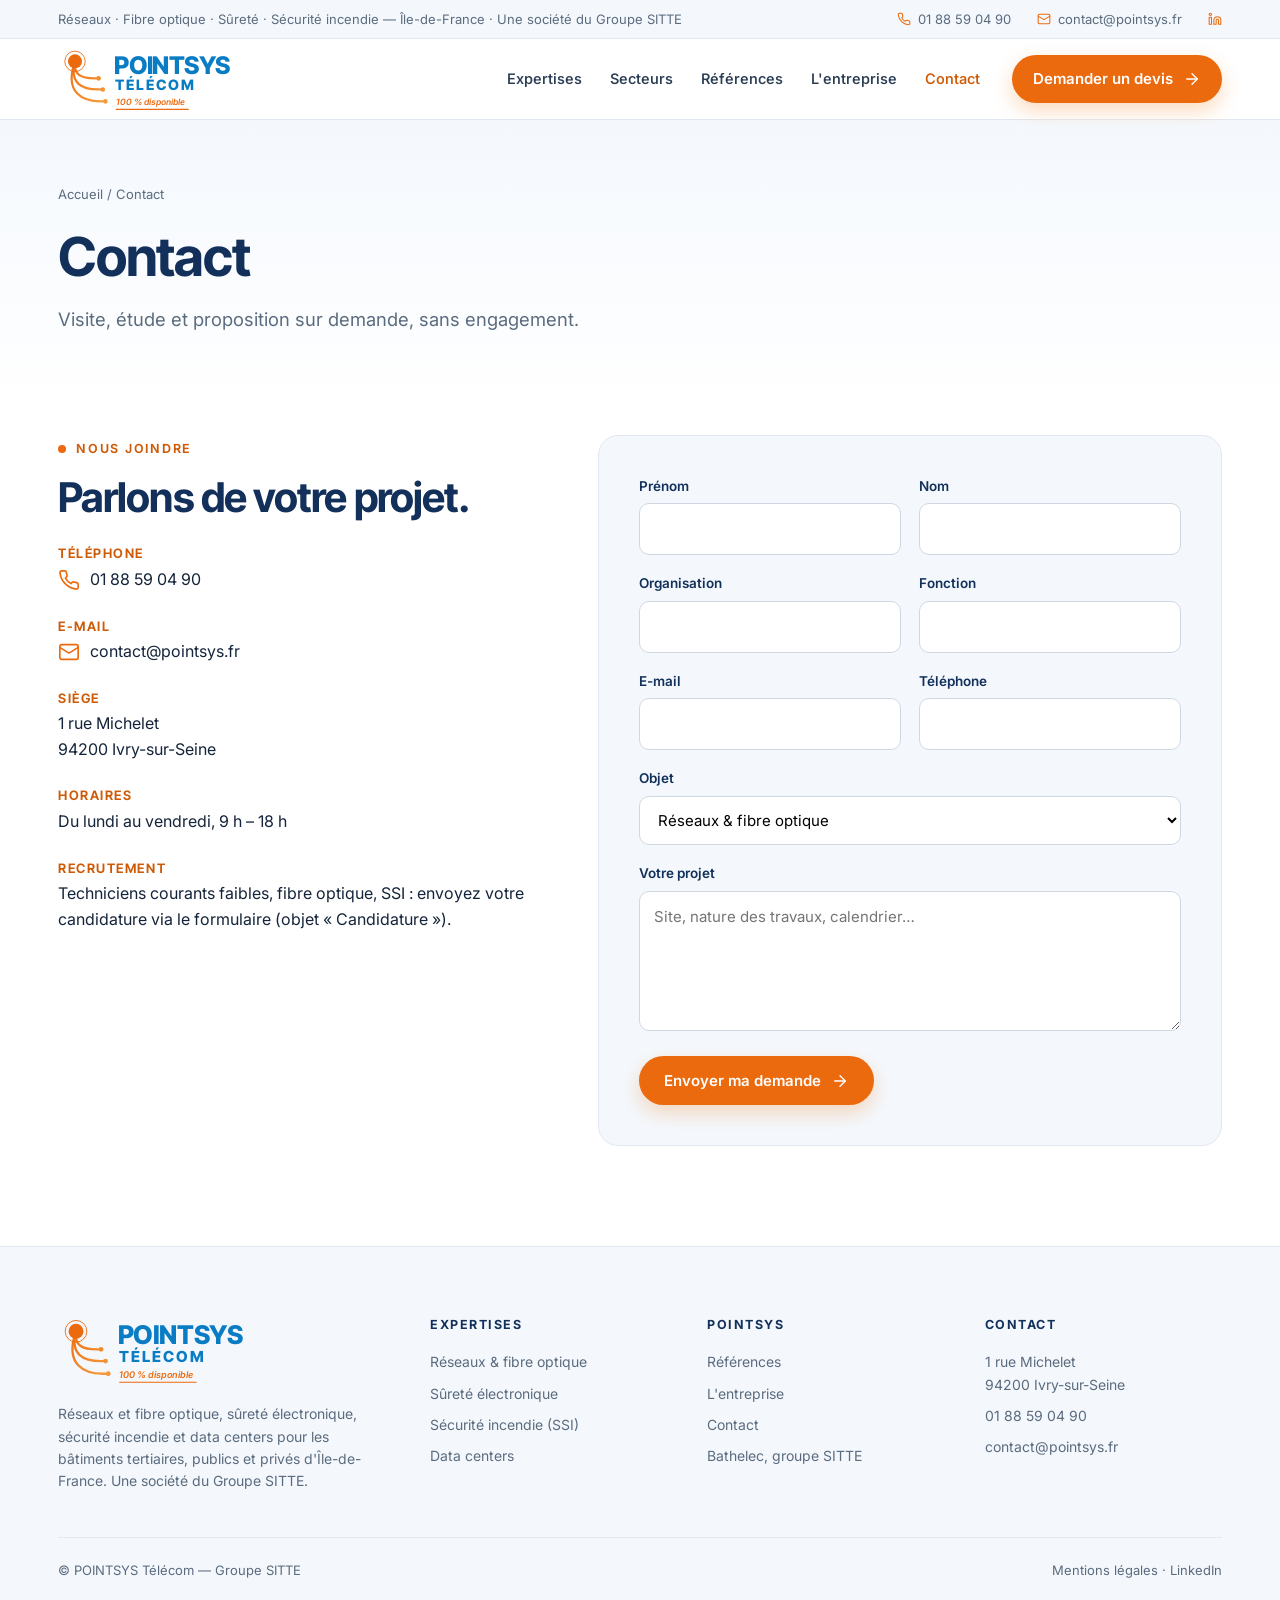
<file: contact.html>
<!DOCTYPE html>
<html lang="fr"><head>
<meta charset="utf-8"><meta name="viewport" content="width=device-width,initial-scale=1">
<title>Contact | POINTSYS Télécom</title>
<meta name="description" content="Contactez POINTSYS Télécom, Ivry-sur-Seine : réseaux, fibre optique, sûreté et sécurité incendie en Île-de-France.">
<link rel="canonical" href="https://www.pointsys.fr/contact.html">
<meta property="og:type" content="website"><meta property="og:title" content="Contact | POINTSYS Télécom"><meta property="og:description" content="Contactez POINTSYS Télécom, Ivry-sur-Seine : réseaux, fibre optique, sûreté et sécurité incendie en Île-de-France.">
<meta property="og:image" content="https://www.pointsys.fr/img/og.jpg"><meta property="og:url" content="https://www.pointsys.fr/contact.html"><meta property="og:locale" content="fr_FR">
<link rel="icon" type="image/svg+xml" href="img/favicon.svg">
<link rel="preconnect" href="https://fonts.googleapis.com"><link rel="preconnect" href="https://fonts.gstatic.com" crossorigin>
<link href="https://fonts.googleapis.com/css2?family=Inter:wght@400;500;600;700&family=Inter+Tight:wght@600;700;800&display=swap" rel="stylesheet">
<link rel="stylesheet" href="assets/style.css">
<script type="application/ld+json">{"@context": "https://schema.org", "@type": "Electrician", "name": "POINTSYS Télécom", "url": "https://www.pointsys.fr", "telephone": "+33 1 88 59 04 90", "email": "contact@pointsys.fr", "address": {"@type": "PostalAddress", "streetAddress": "1 rue Michelet", "postalCode": "94200", "addressLocality": "Ivry-sur-Seine", "addressCountry": "FR"}, "areaServed": "Île-de-France", "parentOrganization": {"@type": "Organization", "name": "Groupe SITTE"}}</script>
</head><body>
<div class="top"><div class="wrap"><span class="hide-m">Réseaux · Fibre optique · Sûreté · Sécurité incendie — Île-de-France · Une société du Groupe SITTE</span>
<div class="r"><a href="tel:+33188590490"><svg class="ic" viewBox="0 0 24 24" fill="none" stroke="currentColor" stroke-width="1.8" stroke-linecap="round" stroke-linejoin="round" aria-hidden="true"><path d="M22 16.92v3a2 2 0 0 1-2.18 2 19.79 19.79 0 0 1-8.63-3.07 19.5 19.5 0 0 1-6-6 19.79 19.79 0 0 1-3.07-8.67A2 2 0 0 1 4.11 2h3a2 2 0 0 1 2 1.72c.13.96.36 1.9.7 2.81a2 2 0 0 1-.45 2.11L8.09 9.91a16 16 0 0 0 6 6l1.27-1.27a2 2 0 0 1 2.11-.45c.91.34 1.85.57 2.81.7A2 2 0 0 1 22 16.92z"/></svg>01 88 59 04 90</a><a href="mailto:contact@pointsys.fr"><svg class="ic" viewBox="0 0 24 24" fill="none" stroke="currentColor" stroke-width="1.8" stroke-linecap="round" stroke-linejoin="round" aria-hidden="true"><rect width="20" height="16" x="2" y="4" rx="2"/><path d="m22 7-8.97 5.7a1.94 1.94 0 0 1-2.06 0L2 7"/></svg>contact@pointsys.fr</a><a href="https://www.linkedin.com/company/pointsys-telecom/" target="_blank" rel="noopener" aria-label="LinkedIn"><svg class="ic" viewBox="0 0 24 24" fill="none" stroke="currentColor" stroke-width="1.8" stroke-linecap="round" stroke-linejoin="round" aria-hidden="true"><path d="M16 8a6 6 0 0 1 6 6v7h-4v-7a2 2 0 0 0-2-2 2 2 0 0 0-2 2v7h-4v-7a6 6 0 0 1 6-6z"/><rect width="4" height="12" x="2" y="9"/><circle cx="4" cy="4" r="2"/></svg></a></div></div></div>
<header class="h"><div class="wrap">
<a class="brand" href="index.html" aria-label="POINTSYS Télécom, accueil"><svg class="ps-logo" viewBox="0 -2 430 152" role="img" aria-label="POINTSYS Télécom — 100 % disponible" style="display:block;height:66px;width:auto"><g transform="translate(-4,2) scale(.98)"><defs><linearGradient id="gl7" gradientUnits="userSpaceOnUse" x1="14" y1="32" x2="108" y2="120"><stop offset="0" stop-color="#EC6A0E"/><stop offset="1" stop-color="#F6993A"/></linearGradient></defs><g fill="none" stroke="url(#gl7)" stroke-width="5.2" stroke-linecap="round"><path d="M44.0 32.0 C18.0 105.3 61.2 127.9 110.0 126.0"/><path d="M44.0 32.0 C30.4 83.5 59.6 99.3 104.0 98.0"/><path d="M44.0 32.0 C40.0 63.2 57.0 72.8 94.0 72.0"/></g><g fill="none" stroke="#FFE3C7" stroke-width="4.0" stroke-linecap="round"><path class="ps-sig" pathLength="100" d="M44.0 32.0 C18.0 105.3 61.2 127.9 110.0 126.0"/><path class="ps-sig" pathLength="100" d="M44.0 32.0 C30.4 83.5 59.6 99.3 104.0 98.0"/><path class="ps-sig" pathLength="100" d="M44.0 32.0 C40.0 63.2 57.0 72.8 94.0 72.0"/></g><circle class="ps-dhalo" cx="115.4" cy="126.0" r="5.4" fill="#EC6A0E"/><circle class="ps-dot" cx="115.4" cy="126.0" r="5.4" fill="url(#gl7)"/><circle class="ps-dhalo" cx="109.4" cy="98.0" r="5.4" fill="#EC6A0E"/><circle class="ps-dot" cx="109.4" cy="98.0" r="5.4" fill="url(#gl7)"/><circle class="ps-dhalo" cx="99.4" cy="72.0" r="5.4" fill="#EC6A0E"/><circle class="ps-dot" cx="99.4" cy="72.0" r="5.4" fill="url(#gl7)"/><circle class="ps-halo" cx="44" cy="32" r="17" fill="#EC6A0E"/><circle cx="44" cy="32" r="24" fill="none" stroke="#EC6A0E" stroke-width="2"/><circle class="ps-pt" cx="44" cy="32" r="16.5" fill="#EC6A0E"/></g><text x="130" y="62" font-family="Inter Tight, Inter, sans-serif" font-size="56" font-weight="800" letter-spacing="-1" fill="#0A7CC4">POINTSYS</text><text x="132" y="100" font-family="Inter Tight, Inter, sans-serif" font-size="33" font-weight="800" letter-spacing="4.6" fill="#0A7CC4">TÉLÉCOM</text><text x="133" y="134" font-family="Inter, sans-serif" font-size="20" font-weight="600" font-style="italic" fill="#EC6A0E">100 % disponible</text><path class="ps-ul" pathLength="100" d="M134 144 H300" stroke="#EC6A0E" stroke-width="2.6" stroke-linecap="round" fill="none"/></svg></a>
<nav class="m">
<div class="dd"><a href="index.html#expertises">Expertises</a><div class="menu"><a href="expertises/reseaux-fibre.html"><svg class="ic" viewBox="0 0 24 24" fill="none" stroke="currentColor" stroke-width="1.8" stroke-linecap="round" stroke-linejoin="round" aria-hidden="true"><path d="M2 12h4l3-9 6 18 3-9h4"/></svg><span>Réseaux & fibre optique<small>Fibre optique, câblage VDI cuivre, backbones et téléphonie pour bâtiments tertiaires.</small></span></a><a href="expertises/surete.html"><svg class="ic" viewBox="0 0 24 24" fill="none" stroke="currentColor" stroke-width="1.8" stroke-linecap="round" stroke-linejoin="round" aria-hidden="true"><path d="M20 13c0 5-3.5 7.5-7.66 8.95a1 1 0 0 1-.67-.01C7.5 20.5 4 18 4 13V6a1 1 0 0 1 1-1c2 0 4.5-1.2 6.24-2.72a1.17 1.17 0 0 1 1.52 0C14.51 3.81 17 5 19 5a1 1 0 0 1 1 1z"/><path d="m9 12 2 2 4-4"/></svg><span>Sûreté électronique<small>Vidéoprotection, contrôle d&#x27;accès, détection d&#x27;intrusion et hypervision.</small></span></a><a href="expertises/securite-incendie.html"><svg class="ic" viewBox="0 0 24 24" fill="none" stroke="currentColor" stroke-width="1.8" stroke-linecap="round" stroke-linejoin="round" aria-hidden="true"><path d="M8.5 14.5A2.5 2.5 0 0 0 11 12c0-1.38-.5-2-1-3-1.072-2.143-.224-4.054 2-6 .5 2.5 2 4.9 4 6.5 2 1.6 3 3.5 3 5.5a7 7 0 1 1-14 0c0-1.153.433-2.294 1-3a2.5 2.5 0 0 0 2.5 2.5z"/></svg><span>Sécurité incendie (SSI)<small>Systèmes de sécurité incendie, détection, mise en conformité et asservissements.</small></span></a><a href="expertises/data-centers.html"><svg class="ic" viewBox="0 0 24 24" fill="none" stroke="currentColor" stroke-width="1.8" stroke-linecap="round" stroke-linejoin="round" aria-hidden="true"><rect width="20" height="8" x="2" y="2" rx="2"/><rect width="20" height="8" x="2" y="14" rx="2"/><line x1="6" x2="6.01" y1="6" y2="6"/><line x1="6" x2="6.01" y1="18" y2="18"/></svg><span>Data centers<small>Grands chantiers de data centers, salles informatiques et réseaux d&#x27;infrastructure.</small></span></a></div></div>
<a href="index.html#secteurs">Secteurs</a>
<a href="references.html">Références</a>
<a href="entreprise.html">L'entreprise</a>
<a href="contact.html" class="on">Contact</a>
<a class="btn btn-o" href="contact.html#form">Demander un devis <svg class="ic" viewBox="0 0 24 24" fill="none" stroke="currentColor" stroke-width="1.8" stroke-linecap="round" stroke-linejoin="round" aria-hidden="true"><path d="M5 12h14"/><path d="m12 5 7 7-7 7"/></svg></a>
</nav>
<a class="callm" href="tel:+33188590490" aria-label="Appeler POINTSYS Télécom"><svg class="ic" viewBox="0 0 24 24" fill="none" stroke="currentColor" stroke-width="1.8" stroke-linecap="round" stroke-linejoin="round" aria-hidden="true"><path d="M22 16.92v3a2 2 0 0 1-2.18 2 19.79 19.79 0 0 1-8.63-3.07 19.5 19.5 0 0 1-6-6 19.79 19.79 0 0 1-3.07-8.67A2 2 0 0 1 4.11 2h3a2 2 0 0 1 2 1.72c.13.96.36 1.9.7 2.81a2 2 0 0 1-.45 2.11L8.09 9.91a16 16 0 0 0 6 6l1.27-1.27a2 2 0 0 1 2.11-.45c.91.34 1.85.57 2.81.7A2 2 0 0 1 22 16.92z"/></svg></a>
<button class="burger" aria-label="Menu"><svg class="ic" viewBox="0 0 24 24" fill="none" stroke="currentColor" stroke-width="1.8" stroke-linecap="round" stroke-linejoin="round" aria-hidden="true"><line x1="4" x2="20" y1="6" y2="6"/><line x1="4" x2="20" y1="12" y2="12"/><line x1="4" x2="20" y1="18" y2="18"/></svg></button>
</div></header>
<main>
<section class="phero"><div class="wrap"><div class="grid solo"><div>
<div class="crumb"><a href="index.html">Accueil</a> / Contact</div><h1>Contact</h1>
<p>Visite, étude et proposition sur demande, sans engagement.</p></div></div></div></section>
<section id="form" style="padding-top:30px"><div class="wrap cgrid">
<div class="info rv"><span class="kicker">Nous joindre</span><h2>Parlons de votre projet.</h2>
<h3>Téléphone</h3><a href="tel:+33188590490"><svg class="ic" viewBox="0 0 24 24" fill="none" stroke="currentColor" stroke-width="1.8" stroke-linecap="round" stroke-linejoin="round" aria-hidden="true"><path d="M22 16.92v3a2 2 0 0 1-2.18 2 19.79 19.79 0 0 1-8.63-3.07 19.5 19.5 0 0 1-6-6 19.79 19.79 0 0 1-3.07-8.67A2 2 0 0 1 4.11 2h3a2 2 0 0 1 2 1.72c.13.96.36 1.9.7 2.81a2 2 0 0 1-.45 2.11L8.09 9.91a16 16 0 0 0 6 6l1.27-1.27a2 2 0 0 1 2.11-.45c.91.34 1.85.57 2.81.7A2 2 0 0 1 22 16.92z"/></svg>01 88 59 04 90</a>
<h3>E-mail</h3><a href="mailto:contact@pointsys.fr"><svg class="ic" viewBox="0 0 24 24" fill="none" stroke="currentColor" stroke-width="1.8" stroke-linecap="round" stroke-linejoin="round" aria-hidden="true"><rect width="20" height="16" x="2" y="4" rx="2"/><path d="m22 7-8.97 5.7a1.94 1.94 0 0 1-2.06 0L2 7"/></svg>contact@pointsys.fr</a>
<h3>Siège</h3><p>1 rue Michelet<br>94200 Ivry-sur-Seine</p>
<h3>Horaires</h3><p>Du lundi au vendredi, 9 h – 18 h</p>
<h3>Recrutement</h3><p>Techniciens courants faibles, fibre optique, SSI : envoyez votre candidature via le formulaire (objet « Candidature »).</p></div>
<form class="f rv" action="https://formsubmit.co/contact@pointsys.fr" method="POST">
<input type="hidden" name="_subject" value="Demande de contact via pointsys.fr"><input type="hidden" name="_next" value="https://math-cha.github.io/pointsys-site/merci.html"><input type="hidden" name="_captcha" value="false"><input type="text" name="_honey" style="display:none">
<div><label>Prénom</label><input name="Prénom" required></div><div><label>Nom</label><input name="Nom" required></div>
<div><label>Organisation</label><input name="Organisation"></div><div><label>Fonction</label><input name="Fonction"></div>
<div><label>E-mail</label><input type="email" name="email" required></div><div><label>Téléphone</label><input name="Téléphone"></div>
<div class="full"><label>Objet</label><select name="Objet"><option>Réseaux & fibre optique</option><option>Sûreté électronique</option><option>Sécurité incendie (SSI)</option><option>Data centers</option><option>Maintenance / contrat</option><option>Accord-cadre / marché public</option><option>Candidature</option><option>Autre</option></select></div>
<div class="full"><label>Votre projet</label><textarea name="Message" required placeholder="Site, nature des travaux, calendrier…"></textarea></div>
<div class="full"><button class="btn btn-o" type="submit">Envoyer ma demande <svg class="ic" viewBox="0 0 24 24" fill="none" stroke="currentColor" stroke-width="1.8" stroke-linecap="round" stroke-linejoin="round" aria-hidden="true"><path d="M5 12h14"/><path d="m12 5 7 7-7 7"/></svg></button></div></form></div></section>
</main>
<footer><div class="wrap">
<div class="cols">
<div><a class="brand" href="index.html" aria-label="POINTSYS Télécom, accueil"><svg class="ps-logo" viewBox="0 -2 430 152" role="img" aria-label="POINTSYS Télécom — 100 % disponible" style="display:block;height:66px;width:auto"><g transform="translate(-4,2) scale(.98)"><defs><linearGradient id="gl8" gradientUnits="userSpaceOnUse" x1="14" y1="32" x2="108" y2="120"><stop offset="0" stop-color="#EC6A0E"/><stop offset="1" stop-color="#F6993A"/></linearGradient></defs><g fill="none" stroke="url(#gl8)" stroke-width="5.2" stroke-linecap="round"><path d="M44.0 32.0 C18.0 105.3 61.2 127.9 110.0 126.0"/><path d="M44.0 32.0 C30.4 83.5 59.6 99.3 104.0 98.0"/><path d="M44.0 32.0 C40.0 63.2 57.0 72.8 94.0 72.0"/></g><g fill="none" stroke="#FFE3C7" stroke-width="4.0" stroke-linecap="round"><path class="ps-sig" pathLength="100" d="M44.0 32.0 C18.0 105.3 61.2 127.9 110.0 126.0"/><path class="ps-sig" pathLength="100" d="M44.0 32.0 C30.4 83.5 59.6 99.3 104.0 98.0"/><path class="ps-sig" pathLength="100" d="M44.0 32.0 C40.0 63.2 57.0 72.8 94.0 72.0"/></g><circle class="ps-dhalo" cx="115.4" cy="126.0" r="5.4" fill="#EC6A0E"/><circle class="ps-dot" cx="115.4" cy="126.0" r="5.4" fill="url(#gl8)"/><circle class="ps-dhalo" cx="109.4" cy="98.0" r="5.4" fill="#EC6A0E"/><circle class="ps-dot" cx="109.4" cy="98.0" r="5.4" fill="url(#gl8)"/><circle class="ps-dhalo" cx="99.4" cy="72.0" r="5.4" fill="#EC6A0E"/><circle class="ps-dot" cx="99.4" cy="72.0" r="5.4" fill="url(#gl8)"/><circle class="ps-halo" cx="44" cy="32" r="17" fill="#EC6A0E"/><circle cx="44" cy="32" r="24" fill="none" stroke="#EC6A0E" stroke-width="2"/><circle class="ps-pt" cx="44" cy="32" r="16.5" fill="#EC6A0E"/></g><text x="130" y="62" font-family="Inter Tight, Inter, sans-serif" font-size="56" font-weight="800" letter-spacing="-1" fill="#0A7CC4">POINTSYS</text><text x="132" y="100" font-family="Inter Tight, Inter, sans-serif" font-size="33" font-weight="800" letter-spacing="4.6" fill="#0A7CC4">TÉLÉCOM</text><text x="133" y="134" font-family="Inter, sans-serif" font-size="20" font-weight="600" font-style="italic" fill="#EC6A0E">100 % disponible</text><path class="ps-ul" pathLength="100" d="M134 144 H300" stroke="#EC6A0E" stroke-width="2.6" stroke-linecap="round" fill="none"/></svg></a><p>Réseaux et fibre optique, sûreté électronique, sécurité incendie et data centers pour les bâtiments tertiaires, publics et privés d'Île-de-France. Une société du Groupe SITTE.</p></div>
<div><h4>Expertises</h4><ul><li><a href="expertises/reseaux-fibre.html">Réseaux & fibre optique</a></li><li><a href="expertises/surete.html">Sûreté électronique</a></li><li><a href="expertises/securite-incendie.html">Sécurité incendie (SSI)</a></li><li><a href="expertises/data-centers.html">Data centers</a></li></ul></div>
<div><h4>POINTSYS</h4><ul><li><a href="references.html">Références</a></li><li><a href="entreprise.html">L'entreprise</a></li><li><a href="contact.html">Contact</a></li><li><a href="https://www.bathelec.fr" target="_blank" rel="noopener">Bathelec, groupe SITTE</a></li></ul></div>
<div><h4>Contact</h4><ul><li>1 rue Michelet<br>94200 Ivry-sur-Seine</li><li><a href="tel:+33188590490">01 88 59 04 90</a></li><li><a href="mailto:contact@pointsys.fr">contact@pointsys.fr</a></li></ul></div>
</div>
<div class="bot"><span>© POINTSYS Télécom — Groupe SITTE</span><span><a href="mentions-legales.html">Mentions légales</a> · <a href="https://www.linkedin.com/company/pointsys-telecom/" target="_blank" rel="noopener">LinkedIn</a></span></div>
</div></footer>
<script>
try{history.scrollRestoration='manual'}catch(e){}
function toTop(){try{window.scrollTo(0,0);document.documentElement.scrollIntoView({block:'start'})}catch(e){}}
if(!location.hash){toTop();addEventListener('DOMContentLoaded',toTop);addEventListener('load',()=>{toTop();setTimeout(toTop,150)})}
document.querySelector('.burger')?.addEventListener('click',()=>document.querySelector('nav.m').classList.toggle('open'));
document.querySelectorAll('nav.m a').forEach(a=>a.addEventListener('click',()=>document.querySelector('nav.m').classList.remove('open')));
const io=new IntersectionObserver(es=>es.forEach(x=>{if(x.isIntersecting){x.target.classList.add('in');io.unobserve(x.target)}}),{threshold:.12});
document.querySelectorAll('.rv').forEach(el=>io.observe(el));
</script>
</body></html>
</file>
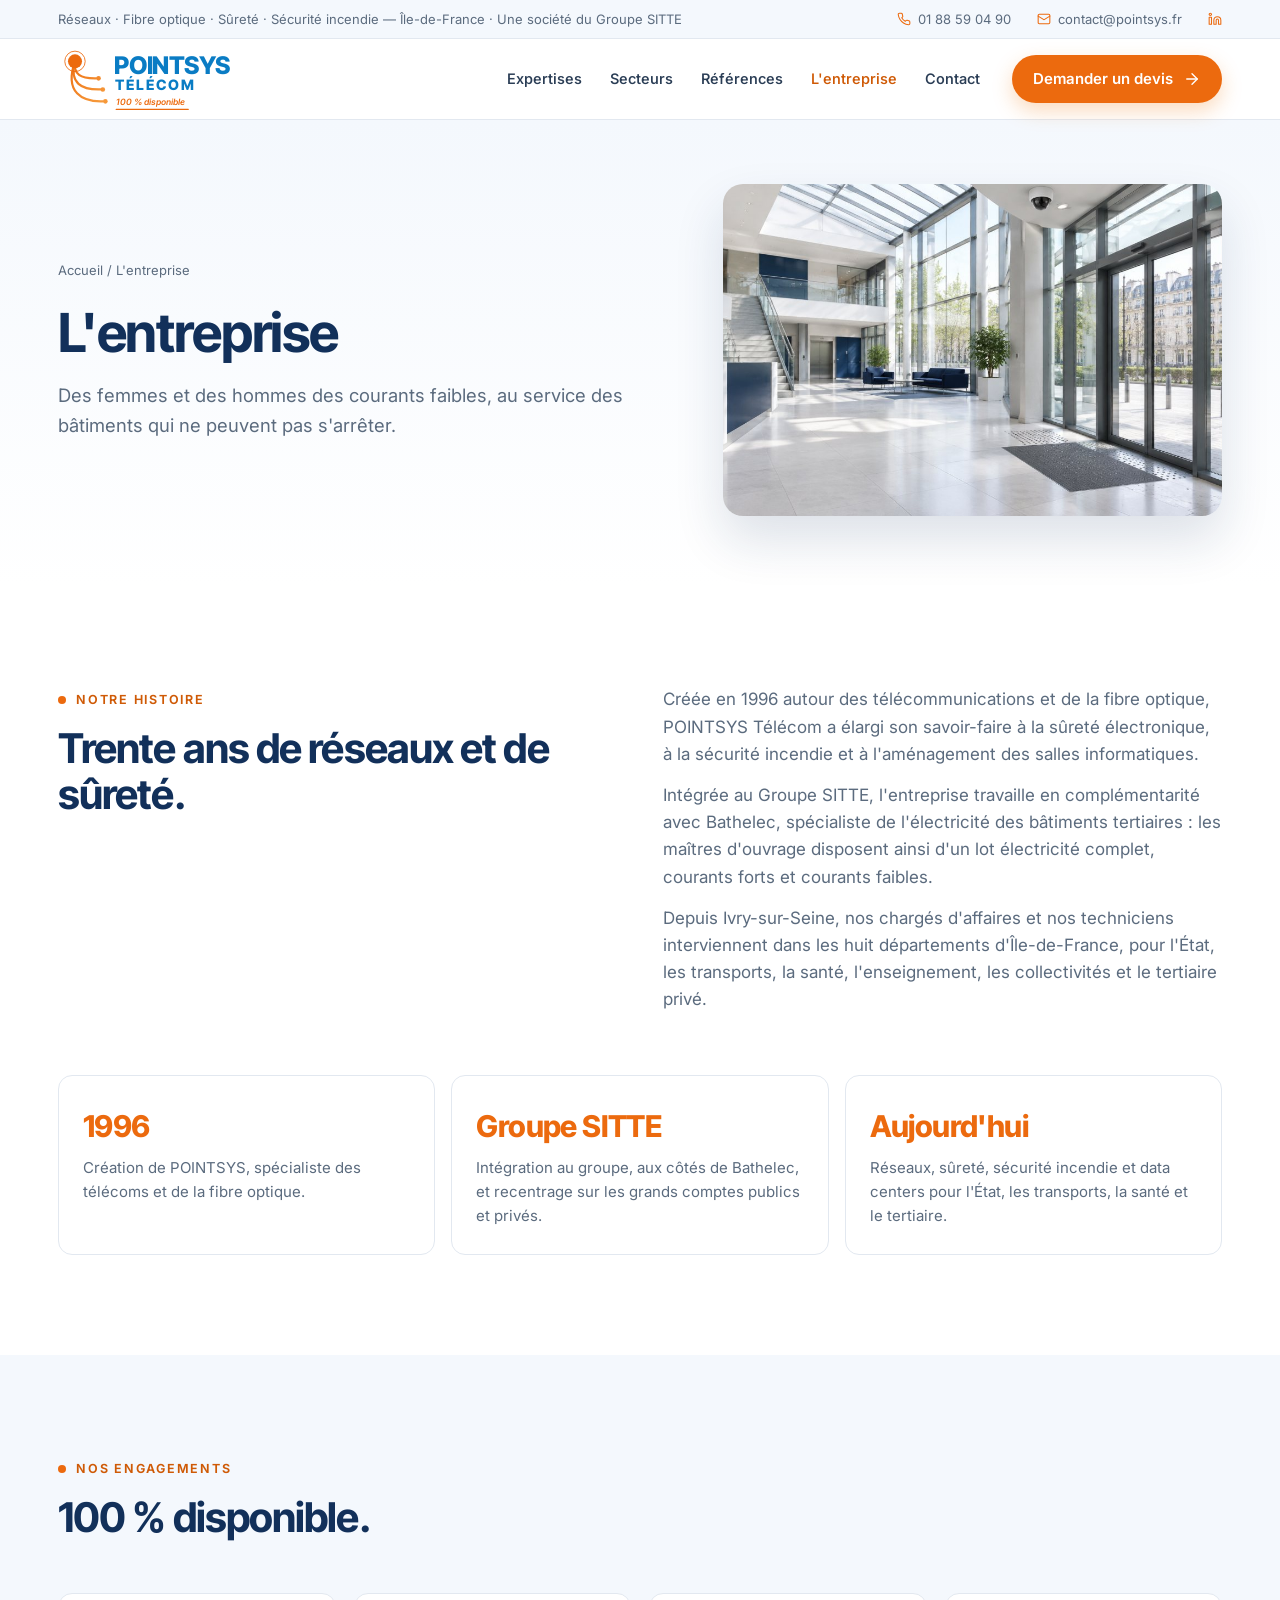
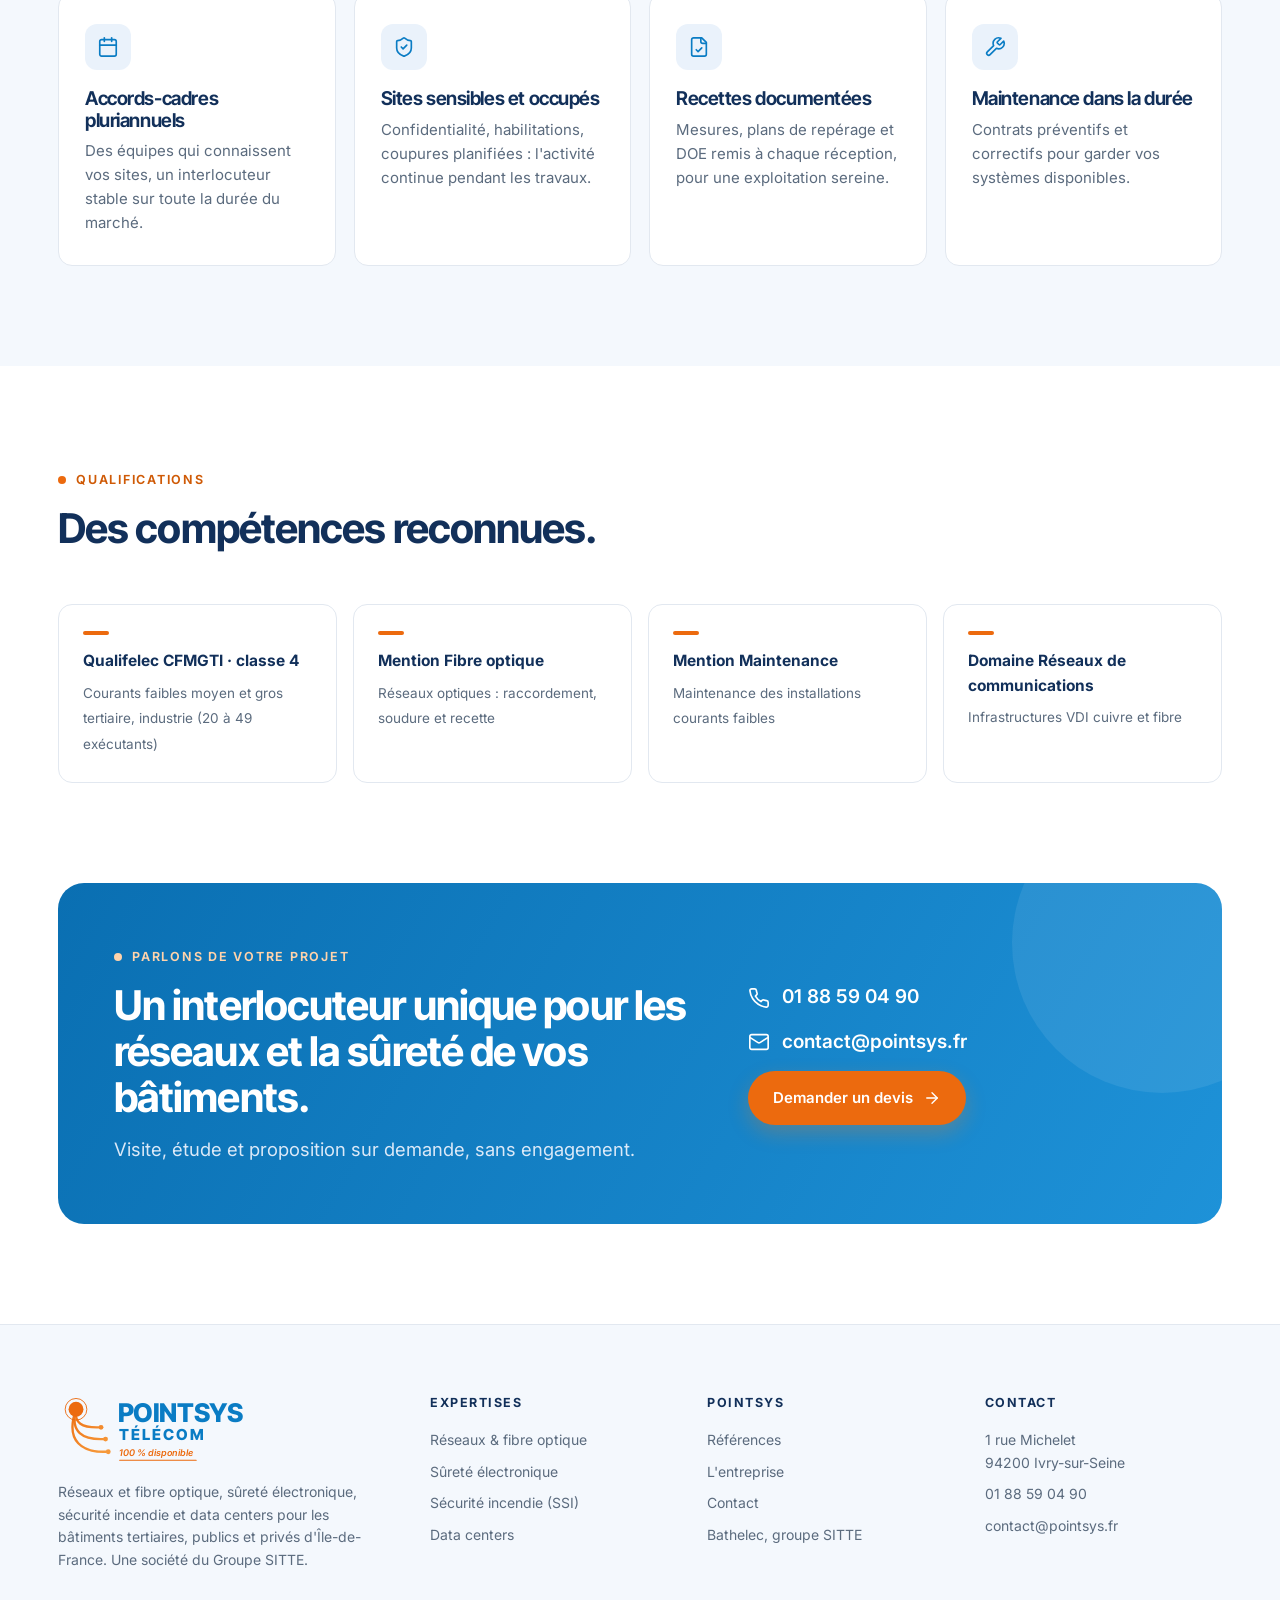
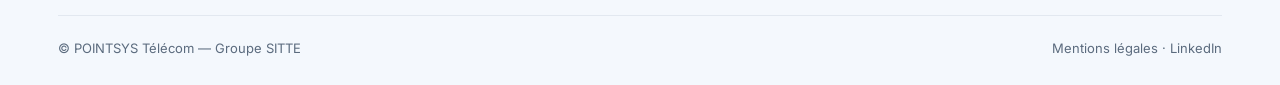
<file: entreprise.html>
<!DOCTYPE html>
<html lang="fr"><head>
<meta charset="utf-8"><meta name="viewport" content="width=device-width,initial-scale=1">
<title>L&#x27;entreprise | POINTSYS Télécom</title>
<meta name="description" content="POINTSYS Télécom, société du Groupe SITTE créée en 1996 : réseaux, fibre optique, sûreté et sécurité incendie en Île-de-France.">
<link rel="canonical" href="https://www.pointsys.fr/entreprise.html">
<meta property="og:type" content="website"><meta property="og:title" content="L&#x27;entreprise | POINTSYS Télécom"><meta property="og:description" content="POINTSYS Télécom, société du Groupe SITTE créée en 1996 : réseaux, fibre optique, sûreté et sécurité incendie en Île-de-France.">
<meta property="og:image" content="https://www.pointsys.fr/img/og.jpg"><meta property="og:url" content="https://www.pointsys.fr/entreprise.html"><meta property="og:locale" content="fr_FR">
<link rel="icon" type="image/svg+xml" href="img/favicon.svg">
<link rel="preconnect" href="https://fonts.googleapis.com"><link rel="preconnect" href="https://fonts.gstatic.com" crossorigin>
<link href="https://fonts.googleapis.com/css2?family=Inter:wght@400;500;600;700&family=Inter+Tight:wght@600;700;800&display=swap" rel="stylesheet">
<link rel="stylesheet" href="assets/style.css">
<script type="application/ld+json">{"@context": "https://schema.org", "@type": "Electrician", "name": "POINTSYS Télécom", "url": "https://www.pointsys.fr", "telephone": "+33 1 88 59 04 90", "email": "contact@pointsys.fr", "address": {"@type": "PostalAddress", "streetAddress": "1 rue Michelet", "postalCode": "94200", "addressLocality": "Ivry-sur-Seine", "addressCountry": "FR"}, "areaServed": "Île-de-France", "parentOrganization": {"@type": "Organization", "name": "Groupe SITTE"}}</script>
</head><body>
<div class="top"><div class="wrap"><span class="hide-m">Réseaux · Fibre optique · Sûreté · Sécurité incendie — Île-de-France · Une société du Groupe SITTE</span>
<div class="r"><a href="tel:+33188590490"><svg class="ic" viewBox="0 0 24 24" fill="none" stroke="currentColor" stroke-width="1.8" stroke-linecap="round" stroke-linejoin="round" aria-hidden="true"><path d="M22 16.92v3a2 2 0 0 1-2.18 2 19.79 19.79 0 0 1-8.63-3.07 19.5 19.5 0 0 1-6-6 19.79 19.79 0 0 1-3.07-8.67A2 2 0 0 1 4.11 2h3a2 2 0 0 1 2 1.72c.13.96.36 1.9.7 2.81a2 2 0 0 1-.45 2.11L8.09 9.91a16 16 0 0 0 6 6l1.27-1.27a2 2 0 0 1 2.11-.45c.91.34 1.85.57 2.81.7A2 2 0 0 1 22 16.92z"/></svg>01 88 59 04 90</a><a href="mailto:contact@pointsys.fr"><svg class="ic" viewBox="0 0 24 24" fill="none" stroke="currentColor" stroke-width="1.8" stroke-linecap="round" stroke-linejoin="round" aria-hidden="true"><rect width="20" height="16" x="2" y="4" rx="2"/><path d="m22 7-8.97 5.7a1.94 1.94 0 0 1-2.06 0L2 7"/></svg>contact@pointsys.fr</a><a href="https://www.linkedin.com/company/pointsys-telecom/" target="_blank" rel="noopener" aria-label="LinkedIn"><svg class="ic" viewBox="0 0 24 24" fill="none" stroke="currentColor" stroke-width="1.8" stroke-linecap="round" stroke-linejoin="round" aria-hidden="true"><path d="M16 8a6 6 0 0 1 6 6v7h-4v-7a2 2 0 0 0-2-2 2 2 0 0 0-2 2v7h-4v-7a6 6 0 0 1 6-6z"/><rect width="4" height="12" x="2" y="9"/><circle cx="4" cy="4" r="2"/></svg></a></div></div></div>
<header class="h"><div class="wrap">
<a class="brand" href="index.html" aria-label="POINTSYS Télécom, accueil"><svg class="ps-logo" viewBox="0 -2 430 152" role="img" aria-label="POINTSYS Télécom — 100 % disponible" style="display:block;height:66px;width:auto"><g transform="translate(-4,2) scale(.98)"><defs><linearGradient id="gl5" gradientUnits="userSpaceOnUse" x1="14" y1="32" x2="108" y2="120"><stop offset="0" stop-color="#EC6A0E"/><stop offset="1" stop-color="#F6993A"/></linearGradient></defs><g fill="none" stroke="url(#gl5)" stroke-width="5.2" stroke-linecap="round"><path d="M44.0 32.0 C18.0 105.3 61.2 127.9 110.0 126.0"/><path d="M44.0 32.0 C30.4 83.5 59.6 99.3 104.0 98.0"/><path d="M44.0 32.0 C40.0 63.2 57.0 72.8 94.0 72.0"/></g><g fill="none" stroke="#FFE3C7" stroke-width="4.0" stroke-linecap="round"><path class="ps-sig" pathLength="100" d="M44.0 32.0 C18.0 105.3 61.2 127.9 110.0 126.0"/><path class="ps-sig" pathLength="100" d="M44.0 32.0 C30.4 83.5 59.6 99.3 104.0 98.0"/><path class="ps-sig" pathLength="100" d="M44.0 32.0 C40.0 63.2 57.0 72.8 94.0 72.0"/></g><circle class="ps-dhalo" cx="115.4" cy="126.0" r="5.4" fill="#EC6A0E"/><circle class="ps-dot" cx="115.4" cy="126.0" r="5.4" fill="url(#gl5)"/><circle class="ps-dhalo" cx="109.4" cy="98.0" r="5.4" fill="#EC6A0E"/><circle class="ps-dot" cx="109.4" cy="98.0" r="5.4" fill="url(#gl5)"/><circle class="ps-dhalo" cx="99.4" cy="72.0" r="5.4" fill="#EC6A0E"/><circle class="ps-dot" cx="99.4" cy="72.0" r="5.4" fill="url(#gl5)"/><circle class="ps-halo" cx="44" cy="32" r="17" fill="#EC6A0E"/><circle cx="44" cy="32" r="24" fill="none" stroke="#EC6A0E" stroke-width="2"/><circle class="ps-pt" cx="44" cy="32" r="16.5" fill="#EC6A0E"/></g><text x="130" y="62" font-family="Inter Tight, Inter, sans-serif" font-size="56" font-weight="800" letter-spacing="-1" fill="#0A7CC4">POINTSYS</text><text x="132" y="100" font-family="Inter Tight, Inter, sans-serif" font-size="33" font-weight="800" letter-spacing="4.6" fill="#0A7CC4">TÉLÉCOM</text><text x="133" y="134" font-family="Inter, sans-serif" font-size="20" font-weight="600" font-style="italic" fill="#EC6A0E">100 % disponible</text><path class="ps-ul" pathLength="100" d="M134 144 H300" stroke="#EC6A0E" stroke-width="2.6" stroke-linecap="round" fill="none"/></svg></a>
<nav class="m">
<div class="dd"><a href="index.html#expertises">Expertises</a><div class="menu"><a href="expertises/reseaux-fibre.html"><svg class="ic" viewBox="0 0 24 24" fill="none" stroke="currentColor" stroke-width="1.8" stroke-linecap="round" stroke-linejoin="round" aria-hidden="true"><path d="M2 12h4l3-9 6 18 3-9h4"/></svg><span>Réseaux & fibre optique<small>Fibre optique, câblage VDI cuivre, backbones et téléphonie pour bâtiments tertiaires.</small></span></a><a href="expertises/surete.html"><svg class="ic" viewBox="0 0 24 24" fill="none" stroke="currentColor" stroke-width="1.8" stroke-linecap="round" stroke-linejoin="round" aria-hidden="true"><path d="M20 13c0 5-3.5 7.5-7.66 8.95a1 1 0 0 1-.67-.01C7.5 20.5 4 18 4 13V6a1 1 0 0 1 1-1c2 0 4.5-1.2 6.24-2.72a1.17 1.17 0 0 1 1.52 0C14.51 3.81 17 5 19 5a1 1 0 0 1 1 1z"/><path d="m9 12 2 2 4-4"/></svg><span>Sûreté électronique<small>Vidéoprotection, contrôle d&#x27;accès, détection d&#x27;intrusion et hypervision.</small></span></a><a href="expertises/securite-incendie.html"><svg class="ic" viewBox="0 0 24 24" fill="none" stroke="currentColor" stroke-width="1.8" stroke-linecap="round" stroke-linejoin="round" aria-hidden="true"><path d="M8.5 14.5A2.5 2.5 0 0 0 11 12c0-1.38-.5-2-1-3-1.072-2.143-.224-4.054 2-6 .5 2.5 2 4.9 4 6.5 2 1.6 3 3.5 3 5.5a7 7 0 1 1-14 0c0-1.153.433-2.294 1-3a2.5 2.5 0 0 0 2.5 2.5z"/></svg><span>Sécurité incendie (SSI)<small>Systèmes de sécurité incendie, détection, mise en conformité et asservissements.</small></span></a><a href="expertises/data-centers.html"><svg class="ic" viewBox="0 0 24 24" fill="none" stroke="currentColor" stroke-width="1.8" stroke-linecap="round" stroke-linejoin="round" aria-hidden="true"><rect width="20" height="8" x="2" y="2" rx="2"/><rect width="20" height="8" x="2" y="14" rx="2"/><line x1="6" x2="6.01" y1="6" y2="6"/><line x1="6" x2="6.01" y1="18" y2="18"/></svg><span>Data centers<small>Grands chantiers de data centers, salles informatiques et réseaux d&#x27;infrastructure.</small></span></a></div></div>
<a href="index.html#secteurs">Secteurs</a>
<a href="references.html">Références</a>
<a href="entreprise.html" class="on">L'entreprise</a>
<a href="contact.html">Contact</a>
<a class="btn btn-o" href="contact.html#form">Demander un devis <svg class="ic" viewBox="0 0 24 24" fill="none" stroke="currentColor" stroke-width="1.8" stroke-linecap="round" stroke-linejoin="round" aria-hidden="true"><path d="M5 12h14"/><path d="m12 5 7 7-7 7"/></svg></a>
</nav>
<a class="callm" href="tel:+33188590490" aria-label="Appeler POINTSYS Télécom"><svg class="ic" viewBox="0 0 24 24" fill="none" stroke="currentColor" stroke-width="1.8" stroke-linecap="round" stroke-linejoin="round" aria-hidden="true"><path d="M22 16.92v3a2 2 0 0 1-2.18 2 19.79 19.79 0 0 1-8.63-3.07 19.5 19.5 0 0 1-6-6 19.79 19.79 0 0 1-3.07-8.67A2 2 0 0 1 4.11 2h3a2 2 0 0 1 2 1.72c.13.96.36 1.9.7 2.81a2 2 0 0 1-.45 2.11L8.09 9.91a16 16 0 0 0 6 6l1.27-1.27a2 2 0 0 1 2.11-.45c.91.34 1.85.57 2.81.7A2 2 0 0 1 22 16.92z"/></svg></a>
<button class="burger" aria-label="Menu"><svg class="ic" viewBox="0 0 24 24" fill="none" stroke="currentColor" stroke-width="1.8" stroke-linecap="round" stroke-linejoin="round" aria-hidden="true"><line x1="4" x2="20" y1="6" y2="6"/><line x1="4" x2="20" y1="12" y2="12"/><line x1="4" x2="20" y1="18" y2="18"/></svg></button>
</div></header>
<main>
<section class="phero"><div class="wrap"><div class="grid">
<div><div class="crumb"><a href="index.html">Accueil</a> / L'entreprise</div><h1>L'entreprise</h1>
<p>Des femmes et des hommes des courants faibles, au service des bâtiments qui ne peuvent pas s'arrêter.</p></div>
<div class="pic"><img src="img/hero.jpg" alt="Hall d'un bâtiment tertiaire"></div></div></div></section>
<section><div class="wrap split" style="align-items:start">
<div class="rv"><span class="kicker">Notre histoire</span><h2>Trente ans de réseaux et de sûreté.</h2></div>
<div class="prose rv"><p>Créée en 1996 autour des télécommunications et de la fibre optique, POINTSYS Télécom a élargi son savoir-faire à la sûreté électronique, à la sécurité incendie et à l'aménagement des salles informatiques.</p>
<p>Intégrée au Groupe SITTE, l'entreprise travaille en complémentarité avec Bathelec, spécialiste de l'électricité des bâtiments tertiaires : les maîtres d'ouvrage disposent ainsi d'un lot électricité complet, courants forts et courants faibles.</p>
<p>Depuis Ivry-sur-Seine, nos chargés d'affaires et nos techniciens interviennent dans les huit départements d'Île-de-France, pour l'État, les transports, la santé, l'enseignement, les collectivités et le tertiaire privé.</p></div></div>
<div class="wrap"><div class="timeline" style="margin-top:48px"><div class="rv"><b>1996</b><p>Création de POINTSYS, spécialiste des télécoms et de la fibre optique.</p></div><div class="rv"><b>Groupe SITTE</b><p>Intégration au groupe, aux côtés de Bathelec, et recentrage sur les grands comptes publics et privés.</p></div><div class="rv"><b>Aujourd'hui</b><p>Réseaux, sûreté, sécurité incendie et data centers pour l&#x27;État, les transports, la santé et le tertiaire.</p></div></div></div></section>
<section class="soft"><div class="wrap"><div class="sec-head rv"><div><span class="kicker">Nos engagements</span><h2>100 % disponible.</h2></div></div><div class="eng"><div class="rv"><span class="ico"><svg class="ic" viewBox="0 0 24 24" fill="none" stroke="currentColor" stroke-width="1.8" stroke-linecap="round" stroke-linejoin="round" aria-hidden="true"><path d="M8 2v4"/><path d="M16 2v4"/><rect width="18" height="18" x="3" y="4" rx="2"/><path d="M3 10h18"/></svg></span><h3>Accords-cadres pluriannuels</h3><p>Des équipes qui connaissent vos sites, un interlocuteur stable sur toute la durée du marché.</p></div><div class="rv"><span class="ico"><svg class="ic" viewBox="0 0 24 24" fill="none" stroke="currentColor" stroke-width="1.8" stroke-linecap="round" stroke-linejoin="round" aria-hidden="true"><path d="M20 13c0 5-3.5 7.5-7.66 8.95a1 1 0 0 1-.67-.01C7.5 20.5 4 18 4 13V6a1 1 0 0 1 1-1c2 0 4.5-1.2 6.24-2.72a1.17 1.17 0 0 1 1.52 0C14.51 3.81 17 5 19 5a1 1 0 0 1 1 1z"/><path d="m9 12 2 2 4-4"/></svg></span><h3>Sites sensibles et occupés</h3><p>Confidentialité, habilitations, coupures planifiées : l'activité continue pendant les travaux.</p></div><div class="rv"><span class="ico"><svg class="ic" viewBox="0 0 24 24" fill="none" stroke="currentColor" stroke-width="1.8" stroke-linecap="round" stroke-linejoin="round" aria-hidden="true"><path d="M15 2H6a2 2 0 0 0-2 2v16a2 2 0 0 0 2 2h12a2 2 0 0 0 2-2V7Z"/><path d="M14 2v4a2 2 0 0 0 2 2h4"/><path d="m9 15 2 2 4-4"/></svg></span><h3>Recettes documentées</h3><p>Mesures, plans de repérage et DOE remis à chaque réception, pour une exploitation sereine.</p></div><div class="rv"><span class="ico"><svg class="ic" viewBox="0 0 24 24" fill="none" stroke="currentColor" stroke-width="1.8" stroke-linecap="round" stroke-linejoin="round" aria-hidden="true"><path d="M14.7 6.3a1 1 0 0 0 0 1.4l1.6 1.6a1 1 0 0 0 1.4 0l3.77-3.77a6 6 0 0 1-7.94 7.94l-6.91 6.91a2.12 2.12 0 0 1-3-3l6.91-6.91a6 6 0 0 1 7.94-7.94l-3.76 3.76z"/></svg></span><h3>Maintenance dans la durée</h3><p>Contrats préventifs et correctifs pour garder vos systèmes disponibles.</p></div></div></div></section>
<section><div class="wrap"><div class="sec-head rv"><div><span class="kicker">Qualifications</span><h2>Des compétences reconnues.</h2></div></div><div class="certs rv"><div><b>Qualifelec CFMGTI · classe 4</b><span>Courants faibles moyen et gros tertiaire, industrie (20 à 49 exécutants)</span></div><div><b>Mention Fibre optique</b><span>Réseaux optiques : raccordement, soudure et recette</span></div><div><b>Mention Maintenance</b><span>Maintenance des installations courants faibles</span></div><div><b>Domaine Réseaux de communications</b><span>Infrastructures VDI cuivre et fibre</span></div></div></div></section>
<section class="cta"><div class="wrap"><div class="box">
<div class="rv"><span class="kicker">Parlons de votre projet</span><h2>Un interlocuteur unique pour les réseaux et la sûreté de vos bâtiments.</h2>
<p class="lead">Visite, étude et proposition sur demande, sans engagement.</p></div>
<div class="contact-l rv"><a class="t" href="tel:+33188590490"><svg class="ic" viewBox="0 0 24 24" fill="none" stroke="currentColor" stroke-width="1.8" stroke-linecap="round" stroke-linejoin="round" aria-hidden="true"><path d="M22 16.92v3a2 2 0 0 1-2.18 2 19.79 19.79 0 0 1-8.63-3.07 19.5 19.5 0 0 1-6-6 19.79 19.79 0 0 1-3.07-8.67A2 2 0 0 1 4.11 2h3a2 2 0 0 1 2 1.72c.13.96.36 1.9.7 2.81a2 2 0 0 1-.45 2.11L8.09 9.91a16 16 0 0 0 6 6l1.27-1.27a2 2 0 0 1 2.11-.45c.91.34 1.85.57 2.81.7A2 2 0 0 1 22 16.92z"/></svg>01 88 59 04 90</a><a class="t" href="mailto:contact@pointsys.fr"><svg class="ic" viewBox="0 0 24 24" fill="none" stroke="currentColor" stroke-width="1.8" stroke-linecap="round" stroke-linejoin="round" aria-hidden="true"><rect width="20" height="16" x="2" y="4" rx="2"/><path d="m22 7-8.97 5.7a1.94 1.94 0 0 1-2.06 0L2 7"/></svg>contact@pointsys.fr</a>
<a class="btn btn-o" href="contact.html#form">Demander un devis <svg class="ic" viewBox="0 0 24 24" fill="none" stroke="currentColor" stroke-width="1.8" stroke-linecap="round" stroke-linejoin="round" aria-hidden="true"><path d="M5 12h14"/><path d="m12 5 7 7-7 7"/></svg></a></div>
</div></div></section>
</main>
<footer><div class="wrap">
<div class="cols">
<div><a class="brand" href="index.html" aria-label="POINTSYS Télécom, accueil"><svg class="ps-logo" viewBox="0 -2 430 152" role="img" aria-label="POINTSYS Télécom — 100 % disponible" style="display:block;height:66px;width:auto"><g transform="translate(-4,2) scale(.98)"><defs><linearGradient id="gl6" gradientUnits="userSpaceOnUse" x1="14" y1="32" x2="108" y2="120"><stop offset="0" stop-color="#EC6A0E"/><stop offset="1" stop-color="#F6993A"/></linearGradient></defs><g fill="none" stroke="url(#gl6)" stroke-width="5.2" stroke-linecap="round"><path d="M44.0 32.0 C18.0 105.3 61.2 127.9 110.0 126.0"/><path d="M44.0 32.0 C30.4 83.5 59.6 99.3 104.0 98.0"/><path d="M44.0 32.0 C40.0 63.2 57.0 72.8 94.0 72.0"/></g><g fill="none" stroke="#FFE3C7" stroke-width="4.0" stroke-linecap="round"><path class="ps-sig" pathLength="100" d="M44.0 32.0 C18.0 105.3 61.2 127.9 110.0 126.0"/><path class="ps-sig" pathLength="100" d="M44.0 32.0 C30.4 83.5 59.6 99.3 104.0 98.0"/><path class="ps-sig" pathLength="100" d="M44.0 32.0 C40.0 63.2 57.0 72.8 94.0 72.0"/></g><circle class="ps-dhalo" cx="115.4" cy="126.0" r="5.4" fill="#EC6A0E"/><circle class="ps-dot" cx="115.4" cy="126.0" r="5.4" fill="url(#gl6)"/><circle class="ps-dhalo" cx="109.4" cy="98.0" r="5.4" fill="#EC6A0E"/><circle class="ps-dot" cx="109.4" cy="98.0" r="5.4" fill="url(#gl6)"/><circle class="ps-dhalo" cx="99.4" cy="72.0" r="5.4" fill="#EC6A0E"/><circle class="ps-dot" cx="99.4" cy="72.0" r="5.4" fill="url(#gl6)"/><circle class="ps-halo" cx="44" cy="32" r="17" fill="#EC6A0E"/><circle cx="44" cy="32" r="24" fill="none" stroke="#EC6A0E" stroke-width="2"/><circle class="ps-pt" cx="44" cy="32" r="16.5" fill="#EC6A0E"/></g><text x="130" y="62" font-family="Inter Tight, Inter, sans-serif" font-size="56" font-weight="800" letter-spacing="-1" fill="#0A7CC4">POINTSYS</text><text x="132" y="100" font-family="Inter Tight, Inter, sans-serif" font-size="33" font-weight="800" letter-spacing="4.6" fill="#0A7CC4">TÉLÉCOM</text><text x="133" y="134" font-family="Inter, sans-serif" font-size="20" font-weight="600" font-style="italic" fill="#EC6A0E">100 % disponible</text><path class="ps-ul" pathLength="100" d="M134 144 H300" stroke="#EC6A0E" stroke-width="2.6" stroke-linecap="round" fill="none"/></svg></a><p>Réseaux et fibre optique, sûreté électronique, sécurité incendie et data centers pour les bâtiments tertiaires, publics et privés d'Île-de-France. Une société du Groupe SITTE.</p></div>
<div><h4>Expertises</h4><ul><li><a href="expertises/reseaux-fibre.html">Réseaux & fibre optique</a></li><li><a href="expertises/surete.html">Sûreté électronique</a></li><li><a href="expertises/securite-incendie.html">Sécurité incendie (SSI)</a></li><li><a href="expertises/data-centers.html">Data centers</a></li></ul></div>
<div><h4>POINTSYS</h4><ul><li><a href="references.html">Références</a></li><li><a href="entreprise.html">L'entreprise</a></li><li><a href="contact.html">Contact</a></li><li><a href="https://www.bathelec.fr" target="_blank" rel="noopener">Bathelec, groupe SITTE</a></li></ul></div>
<div><h4>Contact</h4><ul><li>1 rue Michelet<br>94200 Ivry-sur-Seine</li><li><a href="tel:+33188590490">01 88 59 04 90</a></li><li><a href="mailto:contact@pointsys.fr">contact@pointsys.fr</a></li></ul></div>
</div>
<div class="bot"><span>© POINTSYS Télécom — Groupe SITTE</span><span><a href="mentions-legales.html">Mentions légales</a> · <a href="https://www.linkedin.com/company/pointsys-telecom/" target="_blank" rel="noopener">LinkedIn</a></span></div>
</div></footer>
<script>
try{history.scrollRestoration='manual'}catch(e){}
function toTop(){try{window.scrollTo(0,0);document.documentElement.scrollIntoView({block:'start'})}catch(e){}}
if(!location.hash){toTop();addEventListener('DOMContentLoaded',toTop);addEventListener('load',()=>{toTop();setTimeout(toTop,150)})}
document.querySelector('.burger')?.addEventListener('click',()=>document.querySelector('nav.m').classList.toggle('open'));
document.querySelectorAll('nav.m a').forEach(a=>a.addEventListener('click',()=>document.querySelector('nav.m').classList.remove('open')));
const io=new IntersectionObserver(es=>es.forEach(x=>{if(x.isIntersecting){x.target.classList.add('in');io.unobserve(x.target)}}),{threshold:.12});
document.querySelectorAll('.rv').forEach(el=>io.observe(el));
</script>
</body></html>
</file>
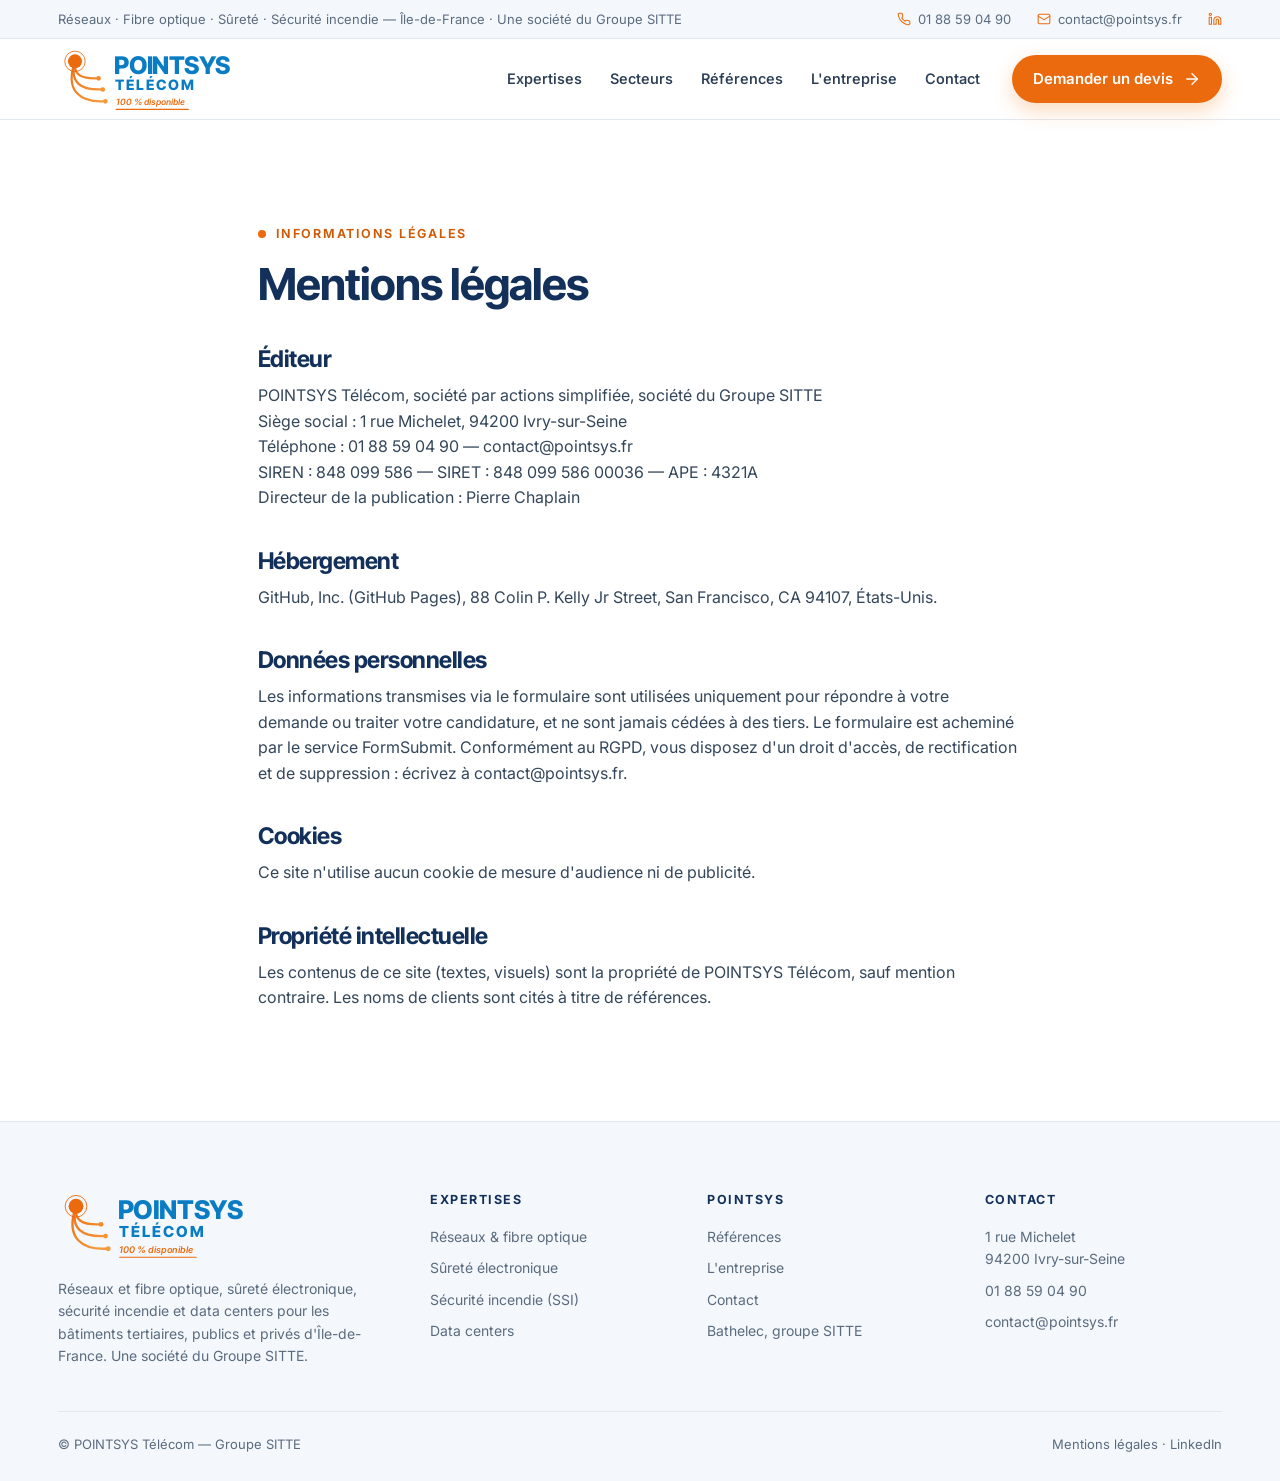
<file: mentions-legales.html>
<!DOCTYPE html>
<html lang="fr"><head>
<meta charset="utf-8"><meta name="viewport" content="width=device-width,initial-scale=1">
<title>Mentions légales | POINTSYS Télécom</title>
<meta name="description" content="Mentions légales du site pointsys.fr.">
<link rel="canonical" href="https://www.pointsys.fr/mentions-legales.html">
<meta property="og:type" content="website"><meta property="og:title" content="Mentions légales | POINTSYS Télécom"><meta property="og:description" content="Mentions légales du site pointsys.fr.">
<meta property="og:image" content="https://www.pointsys.fr/img/og.jpg"><meta property="og:url" content="https://www.pointsys.fr/mentions-legales.html"><meta property="og:locale" content="fr_FR">
<link rel="icon" type="image/svg+xml" href="img/favicon.svg">
<link rel="preconnect" href="https://fonts.googleapis.com"><link rel="preconnect" href="https://fonts.gstatic.com" crossorigin>
<link href="https://fonts.googleapis.com/css2?family=Inter:wght@400;500;600;700&family=Inter+Tight:wght@600;700;800&display=swap" rel="stylesheet">
<link rel="stylesheet" href="assets/style.css">
<script type="application/ld+json">{"@context": "https://schema.org", "@type": "Electrician", "name": "POINTSYS Télécom", "url": "https://www.pointsys.fr", "telephone": "+33 1 88 59 04 90", "email": "contact@pointsys.fr", "address": {"@type": "PostalAddress", "streetAddress": "1 rue Michelet", "postalCode": "94200", "addressLocality": "Ivry-sur-Seine", "addressCountry": "FR"}, "areaServed": "Île-de-France", "parentOrganization": {"@type": "Organization", "name": "Groupe SITTE"}}</script>
</head><body>
<div class="top"><div class="wrap"><span class="hide-m">Réseaux · Fibre optique · Sûreté · Sécurité incendie — Île-de-France · Une société du Groupe SITTE</span>
<div class="r"><a href="tel:+33188590490"><svg class="ic" viewBox="0 0 24 24" fill="none" stroke="currentColor" stroke-width="1.8" stroke-linecap="round" stroke-linejoin="round" aria-hidden="true"><path d="M22 16.92v3a2 2 0 0 1-2.18 2 19.79 19.79 0 0 1-8.63-3.07 19.5 19.5 0 0 1-6-6 19.79 19.79 0 0 1-3.07-8.67A2 2 0 0 1 4.11 2h3a2 2 0 0 1 2 1.72c.13.96.36 1.9.7 2.81a2 2 0 0 1-.45 2.11L8.09 9.91a16 16 0 0 0 6 6l1.27-1.27a2 2 0 0 1 2.11-.45c.91.34 1.85.57 2.81.7A2 2 0 0 1 22 16.92z"/></svg>01 88 59 04 90</a><a href="mailto:contact@pointsys.fr"><svg class="ic" viewBox="0 0 24 24" fill="none" stroke="currentColor" stroke-width="1.8" stroke-linecap="round" stroke-linejoin="round" aria-hidden="true"><rect width="20" height="16" x="2" y="4" rx="2"/><path d="m22 7-8.97 5.7a1.94 1.94 0 0 1-2.06 0L2 7"/></svg>contact@pointsys.fr</a><a href="https://www.linkedin.com/company/pointsys-telecom/" target="_blank" rel="noopener" aria-label="LinkedIn"><svg class="ic" viewBox="0 0 24 24" fill="none" stroke="currentColor" stroke-width="1.8" stroke-linecap="round" stroke-linejoin="round" aria-hidden="true"><path d="M16 8a6 6 0 0 1 6 6v7h-4v-7a2 2 0 0 0-2-2 2 2 0 0 0-2 2v7h-4v-7a6 6 0 0 1 6-6z"/><rect width="4" height="12" x="2" y="9"/><circle cx="4" cy="4" r="2"/></svg></a></div></div></div>
<header class="h"><div class="wrap">
<a class="brand" href="index.html" aria-label="POINTSYS Télécom, accueil"><svg class="ps-logo" viewBox="0 -2 430 152" role="img" aria-label="POINTSYS Télécom — 100 % disponible" style="display:block;height:66px;width:auto"><g transform="translate(-4,2) scale(.98)"><defs><linearGradient id="gl9" gradientUnits="userSpaceOnUse" x1="14" y1="32" x2="108" y2="120"><stop offset="0" stop-color="#EC6A0E"/><stop offset="1" stop-color="#F6993A"/></linearGradient></defs><g fill="none" stroke="url(#gl9)" stroke-width="5.2" stroke-linecap="round"><path d="M44.0 32.0 C18.0 105.3 61.2 127.9 110.0 126.0"/><path d="M44.0 32.0 C30.4 83.5 59.6 99.3 104.0 98.0"/><path d="M44.0 32.0 C40.0 63.2 57.0 72.8 94.0 72.0"/></g><g fill="none" stroke="#FFE3C7" stroke-width="4.0" stroke-linecap="round"><path class="ps-sig" pathLength="100" d="M44.0 32.0 C18.0 105.3 61.2 127.9 110.0 126.0"/><path class="ps-sig" pathLength="100" d="M44.0 32.0 C30.4 83.5 59.6 99.3 104.0 98.0"/><path class="ps-sig" pathLength="100" d="M44.0 32.0 C40.0 63.2 57.0 72.8 94.0 72.0"/></g><circle class="ps-dhalo" cx="115.4" cy="126.0" r="5.4" fill="#EC6A0E"/><circle class="ps-dot" cx="115.4" cy="126.0" r="5.4" fill="url(#gl9)"/><circle class="ps-dhalo" cx="109.4" cy="98.0" r="5.4" fill="#EC6A0E"/><circle class="ps-dot" cx="109.4" cy="98.0" r="5.4" fill="url(#gl9)"/><circle class="ps-dhalo" cx="99.4" cy="72.0" r="5.4" fill="#EC6A0E"/><circle class="ps-dot" cx="99.4" cy="72.0" r="5.4" fill="url(#gl9)"/><circle class="ps-halo" cx="44" cy="32" r="17" fill="#EC6A0E"/><circle cx="44" cy="32" r="24" fill="none" stroke="#EC6A0E" stroke-width="2"/><circle class="ps-pt" cx="44" cy="32" r="16.5" fill="#EC6A0E"/></g><text x="130" y="62" font-family="Inter Tight, Inter, sans-serif" font-size="56" font-weight="800" letter-spacing="-1" fill="#0A7CC4">POINTSYS</text><text x="132" y="100" font-family="Inter Tight, Inter, sans-serif" font-size="33" font-weight="800" letter-spacing="4.6" fill="#0A7CC4">TÉLÉCOM</text><text x="133" y="134" font-family="Inter, sans-serif" font-size="20" font-weight="600" font-style="italic" fill="#EC6A0E">100 % disponible</text><path class="ps-ul" pathLength="100" d="M134 144 H300" stroke="#EC6A0E" stroke-width="2.6" stroke-linecap="round" fill="none"/></svg></a>
<nav class="m">
<div class="dd"><a href="index.html#expertises">Expertises</a><div class="menu"><a href="expertises/reseaux-fibre.html"><svg class="ic" viewBox="0 0 24 24" fill="none" stroke="currentColor" stroke-width="1.8" stroke-linecap="round" stroke-linejoin="round" aria-hidden="true"><path d="M2 12h4l3-9 6 18 3-9h4"/></svg><span>Réseaux & fibre optique<small>Fibre optique, câblage VDI cuivre, backbones et téléphonie pour bâtiments tertiaires.</small></span></a><a href="expertises/surete.html"><svg class="ic" viewBox="0 0 24 24" fill="none" stroke="currentColor" stroke-width="1.8" stroke-linecap="round" stroke-linejoin="round" aria-hidden="true"><path d="M20 13c0 5-3.5 7.5-7.66 8.95a1 1 0 0 1-.67-.01C7.5 20.5 4 18 4 13V6a1 1 0 0 1 1-1c2 0 4.5-1.2 6.24-2.72a1.17 1.17 0 0 1 1.52 0C14.51 3.81 17 5 19 5a1 1 0 0 1 1 1z"/><path d="m9 12 2 2 4-4"/></svg><span>Sûreté électronique<small>Vidéoprotection, contrôle d&#x27;accès, détection d&#x27;intrusion et hypervision.</small></span></a><a href="expertises/securite-incendie.html"><svg class="ic" viewBox="0 0 24 24" fill="none" stroke="currentColor" stroke-width="1.8" stroke-linecap="round" stroke-linejoin="round" aria-hidden="true"><path d="M8.5 14.5A2.5 2.5 0 0 0 11 12c0-1.38-.5-2-1-3-1.072-2.143-.224-4.054 2-6 .5 2.5 2 4.9 4 6.5 2 1.6 3 3.5 3 5.5a7 7 0 1 1-14 0c0-1.153.433-2.294 1-3a2.5 2.5 0 0 0 2.5 2.5z"/></svg><span>Sécurité incendie (SSI)<small>Systèmes de sécurité incendie, détection, mise en conformité et asservissements.</small></span></a><a href="expertises/data-centers.html"><svg class="ic" viewBox="0 0 24 24" fill="none" stroke="currentColor" stroke-width="1.8" stroke-linecap="round" stroke-linejoin="round" aria-hidden="true"><rect width="20" height="8" x="2" y="2" rx="2"/><rect width="20" height="8" x="2" y="14" rx="2"/><line x1="6" x2="6.01" y1="6" y2="6"/><line x1="6" x2="6.01" y1="18" y2="18"/></svg><span>Data centers<small>Grands chantiers de data centers, salles informatiques et réseaux d&#x27;infrastructure.</small></span></a></div></div>
<a href="index.html#secteurs">Secteurs</a>
<a href="references.html">Références</a>
<a href="entreprise.html">L'entreprise</a>
<a href="contact.html">Contact</a>
<a class="btn btn-o" href="contact.html#form">Demander un devis <svg class="ic" viewBox="0 0 24 24" fill="none" stroke="currentColor" stroke-width="1.8" stroke-linecap="round" stroke-linejoin="round" aria-hidden="true"><path d="M5 12h14"/><path d="m12 5 7 7-7 7"/></svg></a>
</nav>
<a class="callm" href="tel:+33188590490" aria-label="Appeler POINTSYS Télécom"><svg class="ic" viewBox="0 0 24 24" fill="none" stroke="currentColor" stroke-width="1.8" stroke-linecap="round" stroke-linejoin="round" aria-hidden="true"><path d="M22 16.92v3a2 2 0 0 1-2.18 2 19.79 19.79 0 0 1-8.63-3.07 19.5 19.5 0 0 1-6-6 19.79 19.79 0 0 1-3.07-8.67A2 2 0 0 1 4.11 2h3a2 2 0 0 1 2 1.72c.13.96.36 1.9.7 2.81a2 2 0 0 1-.45 2.11L8.09 9.91a16 16 0 0 0 6 6l1.27-1.27a2 2 0 0 1 2.11-.45c.91.34 1.85.57 2.81.7A2 2 0 0 1 22 16.92z"/></svg></a>
<button class="burger" aria-label="Menu"><svg class="ic" viewBox="0 0 24 24" fill="none" stroke="currentColor" stroke-width="1.8" stroke-linecap="round" stroke-linejoin="round" aria-hidden="true"><line x1="4" x2="20" y1="6" y2="6"/><line x1="4" x2="20" y1="12" y2="12"/><line x1="4" x2="20" y1="18" y2="18"/></svg></button>
</div></header>
<main>
<section><div class="wrap legal"><span class="kicker">Informations légales</span><h1 style="font-size:44px">Mentions légales</h1>
<h2>Éditeur</h2><p>POINTSYS Télécom, société par actions simplifiée, société du Groupe SITTE<br>Siège social : 1 rue Michelet, 94200 Ivry-sur-Seine<br>Téléphone : 01 88 59 04 90 — contact@pointsys.fr<br>SIREN : 848 099 586 — SIRET : 848 099 586 00036 — APE : 4321A<br>Directeur de la publication : Pierre Chaplain</p>
<h2>Hébergement</h2><p>GitHub, Inc. (GitHub Pages), 88 Colin P. Kelly Jr Street, San Francisco, CA 94107, États-Unis.</p>
<h2>Données personnelles</h2><p>Les informations transmises via le formulaire sont utilisées uniquement pour répondre à votre demande ou traiter votre candidature, et ne sont jamais cédées à des tiers. Le formulaire est acheminé par le service FormSubmit. Conformément au RGPD, vous disposez d'un droit d'accès, de rectification et de suppression : écrivez à contact@pointsys.fr.</p>
<h2>Cookies</h2><p>Ce site n'utilise aucun cookie de mesure d'audience ni de publicité.</p>
<h2>Propriété intellectuelle</h2><p>Les contenus de ce site (textes, visuels) sont la propriété de POINTSYS Télécom, sauf mention contraire. Les noms de clients sont cités à titre de références.</p></div></section>
</main>
<footer><div class="wrap">
<div class="cols">
<div><a class="brand" href="index.html" aria-label="POINTSYS Télécom, accueil"><svg class="ps-logo" viewBox="0 -2 430 152" role="img" aria-label="POINTSYS Télécom — 100 % disponible" style="display:block;height:66px;width:auto"><g transform="translate(-4,2) scale(.98)"><defs><linearGradient id="gl10" gradientUnits="userSpaceOnUse" x1="14" y1="32" x2="108" y2="120"><stop offset="0" stop-color="#EC6A0E"/><stop offset="1" stop-color="#F6993A"/></linearGradient></defs><g fill="none" stroke="url(#gl10)" stroke-width="5.2" stroke-linecap="round"><path d="M44.0 32.0 C18.0 105.3 61.2 127.9 110.0 126.0"/><path d="M44.0 32.0 C30.4 83.5 59.6 99.3 104.0 98.0"/><path d="M44.0 32.0 C40.0 63.2 57.0 72.8 94.0 72.0"/></g><g fill="none" stroke="#FFE3C7" stroke-width="4.0" stroke-linecap="round"><path class="ps-sig" pathLength="100" d="M44.0 32.0 C18.0 105.3 61.2 127.9 110.0 126.0"/><path class="ps-sig" pathLength="100" d="M44.0 32.0 C30.4 83.5 59.6 99.3 104.0 98.0"/><path class="ps-sig" pathLength="100" d="M44.0 32.0 C40.0 63.2 57.0 72.8 94.0 72.0"/></g><circle class="ps-dhalo" cx="115.4" cy="126.0" r="5.4" fill="#EC6A0E"/><circle class="ps-dot" cx="115.4" cy="126.0" r="5.4" fill="url(#gl10)"/><circle class="ps-dhalo" cx="109.4" cy="98.0" r="5.4" fill="#EC6A0E"/><circle class="ps-dot" cx="109.4" cy="98.0" r="5.4" fill="url(#gl10)"/><circle class="ps-dhalo" cx="99.4" cy="72.0" r="5.4" fill="#EC6A0E"/><circle class="ps-dot" cx="99.4" cy="72.0" r="5.4" fill="url(#gl10)"/><circle class="ps-halo" cx="44" cy="32" r="17" fill="#EC6A0E"/><circle cx="44" cy="32" r="24" fill="none" stroke="#EC6A0E" stroke-width="2"/><circle class="ps-pt" cx="44" cy="32" r="16.5" fill="#EC6A0E"/></g><text x="130" y="62" font-family="Inter Tight, Inter, sans-serif" font-size="56" font-weight="800" letter-spacing="-1" fill="#0A7CC4">POINTSYS</text><text x="132" y="100" font-family="Inter Tight, Inter, sans-serif" font-size="33" font-weight="800" letter-spacing="4.6" fill="#0A7CC4">TÉLÉCOM</text><text x="133" y="134" font-family="Inter, sans-serif" font-size="20" font-weight="600" font-style="italic" fill="#EC6A0E">100 % disponible</text><path class="ps-ul" pathLength="100" d="M134 144 H300" stroke="#EC6A0E" stroke-width="2.6" stroke-linecap="round" fill="none"/></svg></a><p>Réseaux et fibre optique, sûreté électronique, sécurité incendie et data centers pour les bâtiments tertiaires, publics et privés d'Île-de-France. Une société du Groupe SITTE.</p></div>
<div><h4>Expertises</h4><ul><li><a href="expertises/reseaux-fibre.html">Réseaux & fibre optique</a></li><li><a href="expertises/surete.html">Sûreté électronique</a></li><li><a href="expertises/securite-incendie.html">Sécurité incendie (SSI)</a></li><li><a href="expertises/data-centers.html">Data centers</a></li></ul></div>
<div><h4>POINTSYS</h4><ul><li><a href="references.html">Références</a></li><li><a href="entreprise.html">L'entreprise</a></li><li><a href="contact.html">Contact</a></li><li><a href="https://www.bathelec.fr" target="_blank" rel="noopener">Bathelec, groupe SITTE</a></li></ul></div>
<div><h4>Contact</h4><ul><li>1 rue Michelet<br>94200 Ivry-sur-Seine</li><li><a href="tel:+33188590490">01 88 59 04 90</a></li><li><a href="mailto:contact@pointsys.fr">contact@pointsys.fr</a></li></ul></div>
</div>
<div class="bot"><span>© POINTSYS Télécom — Groupe SITTE</span><span><a href="mentions-legales.html">Mentions légales</a> · <a href="https://www.linkedin.com/company/pointsys-telecom/" target="_blank" rel="noopener">LinkedIn</a></span></div>
</div></footer>
<script>
try{history.scrollRestoration='manual'}catch(e){}
function toTop(){try{window.scrollTo(0,0);document.documentElement.scrollIntoView({block:'start'})}catch(e){}}
if(!location.hash){toTop();addEventListener('DOMContentLoaded',toTop);addEventListener('load',()=>{toTop();setTimeout(toTop,150)})}
document.querySelector('.burger')?.addEventListener('click',()=>document.querySelector('nav.m').classList.toggle('open'));
document.querySelectorAll('nav.m a').forEach(a=>a.addEventListener('click',()=>document.querySelector('nav.m').classList.remove('open')));
const io=new IntersectionObserver(es=>es.forEach(x=>{if(x.isIntersecting){x.target.classList.add('in');io.unobserve(x.target)}}),{threshold:.12});
document.querySelectorAll('.rv').forEach(el=>io.observe(el));
</script>
</body></html>
</file>
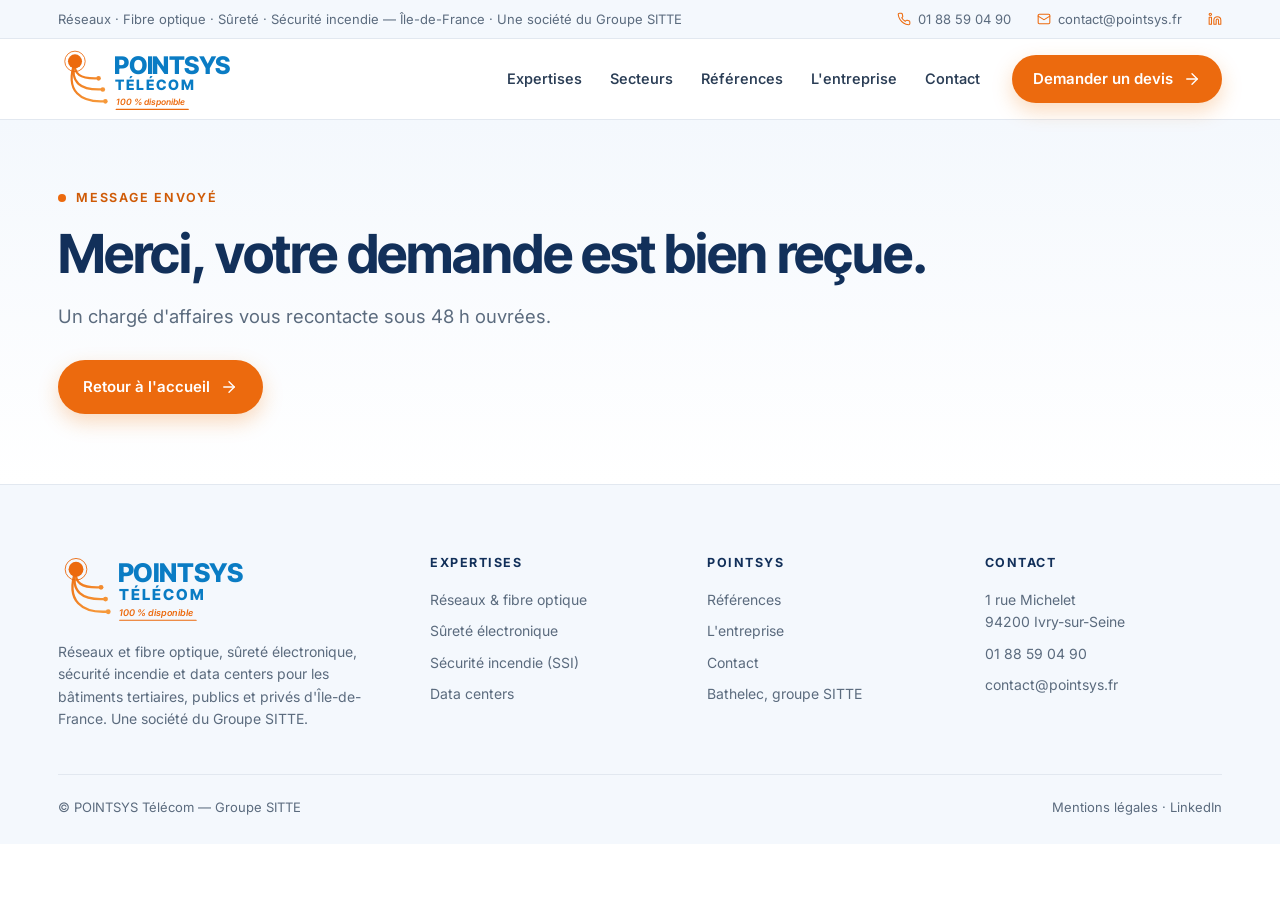
<file: merci.html>
<!DOCTYPE html>
<html lang="fr"><head>
<meta charset="utf-8"><meta name="viewport" content="width=device-width,initial-scale=1">
<title>Merci | POINTSYS Télécom</title>
<meta name="description" content="Demande envoyée.">
<link rel="canonical" href="https://www.pointsys.fr/merci.html">
<meta property="og:type" content="website"><meta property="og:title" content="Merci | POINTSYS Télécom"><meta property="og:description" content="Demande envoyée.">
<meta property="og:image" content="https://www.pointsys.fr/img/og.jpg"><meta property="og:url" content="https://www.pointsys.fr/merci.html"><meta property="og:locale" content="fr_FR">
<link rel="icon" type="image/svg+xml" href="img/favicon.svg">
<link rel="preconnect" href="https://fonts.googleapis.com"><link rel="preconnect" href="https://fonts.gstatic.com" crossorigin>
<link href="https://fonts.googleapis.com/css2?family=Inter:wght@400;500;600;700&family=Inter+Tight:wght@600;700;800&display=swap" rel="stylesheet">
<link rel="stylesheet" href="assets/style.css">
<script type="application/ld+json">{"@context": "https://schema.org", "@type": "Electrician", "name": "POINTSYS Télécom", "url": "https://www.pointsys.fr", "telephone": "+33 1 88 59 04 90", "email": "contact@pointsys.fr", "address": {"@type": "PostalAddress", "streetAddress": "1 rue Michelet", "postalCode": "94200", "addressLocality": "Ivry-sur-Seine", "addressCountry": "FR"}, "areaServed": "Île-de-France", "parentOrganization": {"@type": "Organization", "name": "Groupe SITTE"}}</script>
</head><body>
<div class="top"><div class="wrap"><span class="hide-m">Réseaux · Fibre optique · Sûreté · Sécurité incendie — Île-de-France · Une société du Groupe SITTE</span>
<div class="r"><a href="tel:+33188590490"><svg class="ic" viewBox="0 0 24 24" fill="none" stroke="currentColor" stroke-width="1.8" stroke-linecap="round" stroke-linejoin="round" aria-hidden="true"><path d="M22 16.92v3a2 2 0 0 1-2.18 2 19.79 19.79 0 0 1-8.63-3.07 19.5 19.5 0 0 1-6-6 19.79 19.79 0 0 1-3.07-8.67A2 2 0 0 1 4.11 2h3a2 2 0 0 1 2 1.72c.13.96.36 1.9.7 2.81a2 2 0 0 1-.45 2.11L8.09 9.91a16 16 0 0 0 6 6l1.27-1.27a2 2 0 0 1 2.11-.45c.91.34 1.85.57 2.81.7A2 2 0 0 1 22 16.92z"/></svg>01 88 59 04 90</a><a href="mailto:contact@pointsys.fr"><svg class="ic" viewBox="0 0 24 24" fill="none" stroke="currentColor" stroke-width="1.8" stroke-linecap="round" stroke-linejoin="round" aria-hidden="true"><rect width="20" height="16" x="2" y="4" rx="2"/><path d="m22 7-8.97 5.7a1.94 1.94 0 0 1-2.06 0L2 7"/></svg>contact@pointsys.fr</a><a href="https://www.linkedin.com/company/pointsys-telecom/" target="_blank" rel="noopener" aria-label="LinkedIn"><svg class="ic" viewBox="0 0 24 24" fill="none" stroke="currentColor" stroke-width="1.8" stroke-linecap="round" stroke-linejoin="round" aria-hidden="true"><path d="M16 8a6 6 0 0 1 6 6v7h-4v-7a2 2 0 0 0-2-2 2 2 0 0 0-2 2v7h-4v-7a6 6 0 0 1 6-6z"/><rect width="4" height="12" x="2" y="9"/><circle cx="4" cy="4" r="2"/></svg></a></div></div></div>
<header class="h"><div class="wrap">
<a class="brand" href="index.html" aria-label="POINTSYS Télécom, accueil"><svg class="ps-logo" viewBox="0 -2 430 152" role="img" aria-label="POINTSYS Télécom — 100 % disponible" style="display:block;height:66px;width:auto"><g transform="translate(-4,2) scale(.98)"><defs><linearGradient id="gl11" gradientUnits="userSpaceOnUse" x1="14" y1="32" x2="108" y2="120"><stop offset="0" stop-color="#EC6A0E"/><stop offset="1" stop-color="#F6993A"/></linearGradient></defs><g fill="none" stroke="url(#gl11)" stroke-width="5.2" stroke-linecap="round"><path d="M44.0 32.0 C18.0 105.3 61.2 127.9 110.0 126.0"/><path d="M44.0 32.0 C30.4 83.5 59.6 99.3 104.0 98.0"/><path d="M44.0 32.0 C40.0 63.2 57.0 72.8 94.0 72.0"/></g><g fill="none" stroke="#FFE3C7" stroke-width="4.0" stroke-linecap="round"><path class="ps-sig" pathLength="100" d="M44.0 32.0 C18.0 105.3 61.2 127.9 110.0 126.0"/><path class="ps-sig" pathLength="100" d="M44.0 32.0 C30.4 83.5 59.6 99.3 104.0 98.0"/><path class="ps-sig" pathLength="100" d="M44.0 32.0 C40.0 63.2 57.0 72.8 94.0 72.0"/></g><circle class="ps-dhalo" cx="115.4" cy="126.0" r="5.4" fill="#EC6A0E"/><circle class="ps-dot" cx="115.4" cy="126.0" r="5.4" fill="url(#gl11)"/><circle class="ps-dhalo" cx="109.4" cy="98.0" r="5.4" fill="#EC6A0E"/><circle class="ps-dot" cx="109.4" cy="98.0" r="5.4" fill="url(#gl11)"/><circle class="ps-dhalo" cx="99.4" cy="72.0" r="5.4" fill="#EC6A0E"/><circle class="ps-dot" cx="99.4" cy="72.0" r="5.4" fill="url(#gl11)"/><circle class="ps-halo" cx="44" cy="32" r="17" fill="#EC6A0E"/><circle cx="44" cy="32" r="24" fill="none" stroke="#EC6A0E" stroke-width="2"/><circle class="ps-pt" cx="44" cy="32" r="16.5" fill="#EC6A0E"/></g><text x="130" y="62" font-family="Inter Tight, Inter, sans-serif" font-size="56" font-weight="800" letter-spacing="-1" fill="#0A7CC4">POINTSYS</text><text x="132" y="100" font-family="Inter Tight, Inter, sans-serif" font-size="33" font-weight="800" letter-spacing="4.6" fill="#0A7CC4">TÉLÉCOM</text><text x="133" y="134" font-family="Inter, sans-serif" font-size="20" font-weight="600" font-style="italic" fill="#EC6A0E">100 % disponible</text><path class="ps-ul" pathLength="100" d="M134 144 H300" stroke="#EC6A0E" stroke-width="2.6" stroke-linecap="round" fill="none"/></svg></a>
<nav class="m">
<div class="dd"><a href="index.html#expertises">Expertises</a><div class="menu"><a href="expertises/reseaux-fibre.html"><svg class="ic" viewBox="0 0 24 24" fill="none" stroke="currentColor" stroke-width="1.8" stroke-linecap="round" stroke-linejoin="round" aria-hidden="true"><path d="M2 12h4l3-9 6 18 3-9h4"/></svg><span>Réseaux & fibre optique<small>Fibre optique, câblage VDI cuivre, backbones et téléphonie pour bâtiments tertiaires.</small></span></a><a href="expertises/surete.html"><svg class="ic" viewBox="0 0 24 24" fill="none" stroke="currentColor" stroke-width="1.8" stroke-linecap="round" stroke-linejoin="round" aria-hidden="true"><path d="M20 13c0 5-3.5 7.5-7.66 8.95a1 1 0 0 1-.67-.01C7.5 20.5 4 18 4 13V6a1 1 0 0 1 1-1c2 0 4.5-1.2 6.24-2.72a1.17 1.17 0 0 1 1.52 0C14.51 3.81 17 5 19 5a1 1 0 0 1 1 1z"/><path d="m9 12 2 2 4-4"/></svg><span>Sûreté électronique<small>Vidéoprotection, contrôle d&#x27;accès, détection d&#x27;intrusion et hypervision.</small></span></a><a href="expertises/securite-incendie.html"><svg class="ic" viewBox="0 0 24 24" fill="none" stroke="currentColor" stroke-width="1.8" stroke-linecap="round" stroke-linejoin="round" aria-hidden="true"><path d="M8.5 14.5A2.5 2.5 0 0 0 11 12c0-1.38-.5-2-1-3-1.072-2.143-.224-4.054 2-6 .5 2.5 2 4.9 4 6.5 2 1.6 3 3.5 3 5.5a7 7 0 1 1-14 0c0-1.153.433-2.294 1-3a2.5 2.5 0 0 0 2.5 2.5z"/></svg><span>Sécurité incendie (SSI)<small>Systèmes de sécurité incendie, détection, mise en conformité et asservissements.</small></span></a><a href="expertises/data-centers.html"><svg class="ic" viewBox="0 0 24 24" fill="none" stroke="currentColor" stroke-width="1.8" stroke-linecap="round" stroke-linejoin="round" aria-hidden="true"><rect width="20" height="8" x="2" y="2" rx="2"/><rect width="20" height="8" x="2" y="14" rx="2"/><line x1="6" x2="6.01" y1="6" y2="6"/><line x1="6" x2="6.01" y1="18" y2="18"/></svg><span>Data centers<small>Grands chantiers de data centers, salles informatiques et réseaux d&#x27;infrastructure.</small></span></a></div></div>
<a href="index.html#secteurs">Secteurs</a>
<a href="references.html">Références</a>
<a href="entreprise.html">L'entreprise</a>
<a href="contact.html">Contact</a>
<a class="btn btn-o" href="contact.html#form">Demander un devis <svg class="ic" viewBox="0 0 24 24" fill="none" stroke="currentColor" stroke-width="1.8" stroke-linecap="round" stroke-linejoin="round" aria-hidden="true"><path d="M5 12h14"/><path d="m12 5 7 7-7 7"/></svg></a>
</nav>
<a class="callm" href="tel:+33188590490" aria-label="Appeler POINTSYS Télécom"><svg class="ic" viewBox="0 0 24 24" fill="none" stroke="currentColor" stroke-width="1.8" stroke-linecap="round" stroke-linejoin="round" aria-hidden="true"><path d="M22 16.92v3a2 2 0 0 1-2.18 2 19.79 19.79 0 0 1-8.63-3.07 19.5 19.5 0 0 1-6-6 19.79 19.79 0 0 1-3.07-8.67A2 2 0 0 1 4.11 2h3a2 2 0 0 1 2 1.72c.13.96.36 1.9.7 2.81a2 2 0 0 1-.45 2.11L8.09 9.91a16 16 0 0 0 6 6l1.27-1.27a2 2 0 0 1 2.11-.45c.91.34 1.85.57 2.81.7A2 2 0 0 1 22 16.92z"/></svg></a>
<button class="burger" aria-label="Menu"><svg class="ic" viewBox="0 0 24 24" fill="none" stroke="currentColor" stroke-width="1.8" stroke-linecap="round" stroke-linejoin="round" aria-hidden="true"><line x1="4" x2="20" y1="6" y2="6"/><line x1="4" x2="20" y1="12" y2="12"/><line x1="4" x2="20" y1="18" y2="18"/></svg></button>
</div></header>
<main>
<section class="phero"><div class="wrap"><div class="grid solo"><div><span class="kicker">Message envoyé</span><h1>Merci, votre demande est bien reçue.</h1>
<p>Un chargé d'affaires vous recontacte sous 48 h ouvrées.</p><div style="margin-top:28px"><a class="btn btn-o" href="index.html">Retour à l'accueil <svg class="ic" viewBox="0 0 24 24" fill="none" stroke="currentColor" stroke-width="1.8" stroke-linecap="round" stroke-linejoin="round" aria-hidden="true"><path d="M5 12h14"/><path d="m12 5 7 7-7 7"/></svg></a></div></div></div></div></section>
</main>
<footer><div class="wrap">
<div class="cols">
<div><a class="brand" href="index.html" aria-label="POINTSYS Télécom, accueil"><svg class="ps-logo" viewBox="0 -2 430 152" role="img" aria-label="POINTSYS Télécom — 100 % disponible" style="display:block;height:66px;width:auto"><g transform="translate(-4,2) scale(.98)"><defs><linearGradient id="gl12" gradientUnits="userSpaceOnUse" x1="14" y1="32" x2="108" y2="120"><stop offset="0" stop-color="#EC6A0E"/><stop offset="1" stop-color="#F6993A"/></linearGradient></defs><g fill="none" stroke="url(#gl12)" stroke-width="5.2" stroke-linecap="round"><path d="M44.0 32.0 C18.0 105.3 61.2 127.9 110.0 126.0"/><path d="M44.0 32.0 C30.4 83.5 59.6 99.3 104.0 98.0"/><path d="M44.0 32.0 C40.0 63.2 57.0 72.8 94.0 72.0"/></g><g fill="none" stroke="#FFE3C7" stroke-width="4.0" stroke-linecap="round"><path class="ps-sig" pathLength="100" d="M44.0 32.0 C18.0 105.3 61.2 127.9 110.0 126.0"/><path class="ps-sig" pathLength="100" d="M44.0 32.0 C30.4 83.5 59.6 99.3 104.0 98.0"/><path class="ps-sig" pathLength="100" d="M44.0 32.0 C40.0 63.2 57.0 72.8 94.0 72.0"/></g><circle class="ps-dhalo" cx="115.4" cy="126.0" r="5.4" fill="#EC6A0E"/><circle class="ps-dot" cx="115.4" cy="126.0" r="5.4" fill="url(#gl12)"/><circle class="ps-dhalo" cx="109.4" cy="98.0" r="5.4" fill="#EC6A0E"/><circle class="ps-dot" cx="109.4" cy="98.0" r="5.4" fill="url(#gl12)"/><circle class="ps-dhalo" cx="99.4" cy="72.0" r="5.4" fill="#EC6A0E"/><circle class="ps-dot" cx="99.4" cy="72.0" r="5.4" fill="url(#gl12)"/><circle class="ps-halo" cx="44" cy="32" r="17" fill="#EC6A0E"/><circle cx="44" cy="32" r="24" fill="none" stroke="#EC6A0E" stroke-width="2"/><circle class="ps-pt" cx="44" cy="32" r="16.5" fill="#EC6A0E"/></g><text x="130" y="62" font-family="Inter Tight, Inter, sans-serif" font-size="56" font-weight="800" letter-spacing="-1" fill="#0A7CC4">POINTSYS</text><text x="132" y="100" font-family="Inter Tight, Inter, sans-serif" font-size="33" font-weight="800" letter-spacing="4.6" fill="#0A7CC4">TÉLÉCOM</text><text x="133" y="134" font-family="Inter, sans-serif" font-size="20" font-weight="600" font-style="italic" fill="#EC6A0E">100 % disponible</text><path class="ps-ul" pathLength="100" d="M134 144 H300" stroke="#EC6A0E" stroke-width="2.6" stroke-linecap="round" fill="none"/></svg></a><p>Réseaux et fibre optique, sûreté électronique, sécurité incendie et data centers pour les bâtiments tertiaires, publics et privés d'Île-de-France. Une société du Groupe SITTE.</p></div>
<div><h4>Expertises</h4><ul><li><a href="expertises/reseaux-fibre.html">Réseaux & fibre optique</a></li><li><a href="expertises/surete.html">Sûreté électronique</a></li><li><a href="expertises/securite-incendie.html">Sécurité incendie (SSI)</a></li><li><a href="expertises/data-centers.html">Data centers</a></li></ul></div>
<div><h4>POINTSYS</h4><ul><li><a href="references.html">Références</a></li><li><a href="entreprise.html">L'entreprise</a></li><li><a href="contact.html">Contact</a></li><li><a href="https://www.bathelec.fr" target="_blank" rel="noopener">Bathelec, groupe SITTE</a></li></ul></div>
<div><h4>Contact</h4><ul><li>1 rue Michelet<br>94200 Ivry-sur-Seine</li><li><a href="tel:+33188590490">01 88 59 04 90</a></li><li><a href="mailto:contact@pointsys.fr">contact@pointsys.fr</a></li></ul></div>
</div>
<div class="bot"><span>© POINTSYS Télécom — Groupe SITTE</span><span><a href="mentions-legales.html">Mentions légales</a> · <a href="https://www.linkedin.com/company/pointsys-telecom/" target="_blank" rel="noopener">LinkedIn</a></span></div>
</div></footer>
<script>
try{history.scrollRestoration='manual'}catch(e){}
function toTop(){try{window.scrollTo(0,0);document.documentElement.scrollIntoView({block:'start'})}catch(e){}}
if(!location.hash){toTop();addEventListener('DOMContentLoaded',toTop);addEventListener('load',()=>{toTop();setTimeout(toTop,150)})}
document.querySelector('.burger')?.addEventListener('click',()=>document.querySelector('nav.m').classList.toggle('open'));
document.querySelectorAll('nav.m a').forEach(a=>a.addEventListener('click',()=>document.querySelector('nav.m').classList.remove('open')));
const io=new IntersectionObserver(es=>es.forEach(x=>{if(x.isIntersecting){x.target.classList.add('in');io.unobserve(x.target)}}),{threshold:.12});
document.querySelectorAll('.rv').forEach(el=>io.observe(el));
</script>
</body></html>
</file>
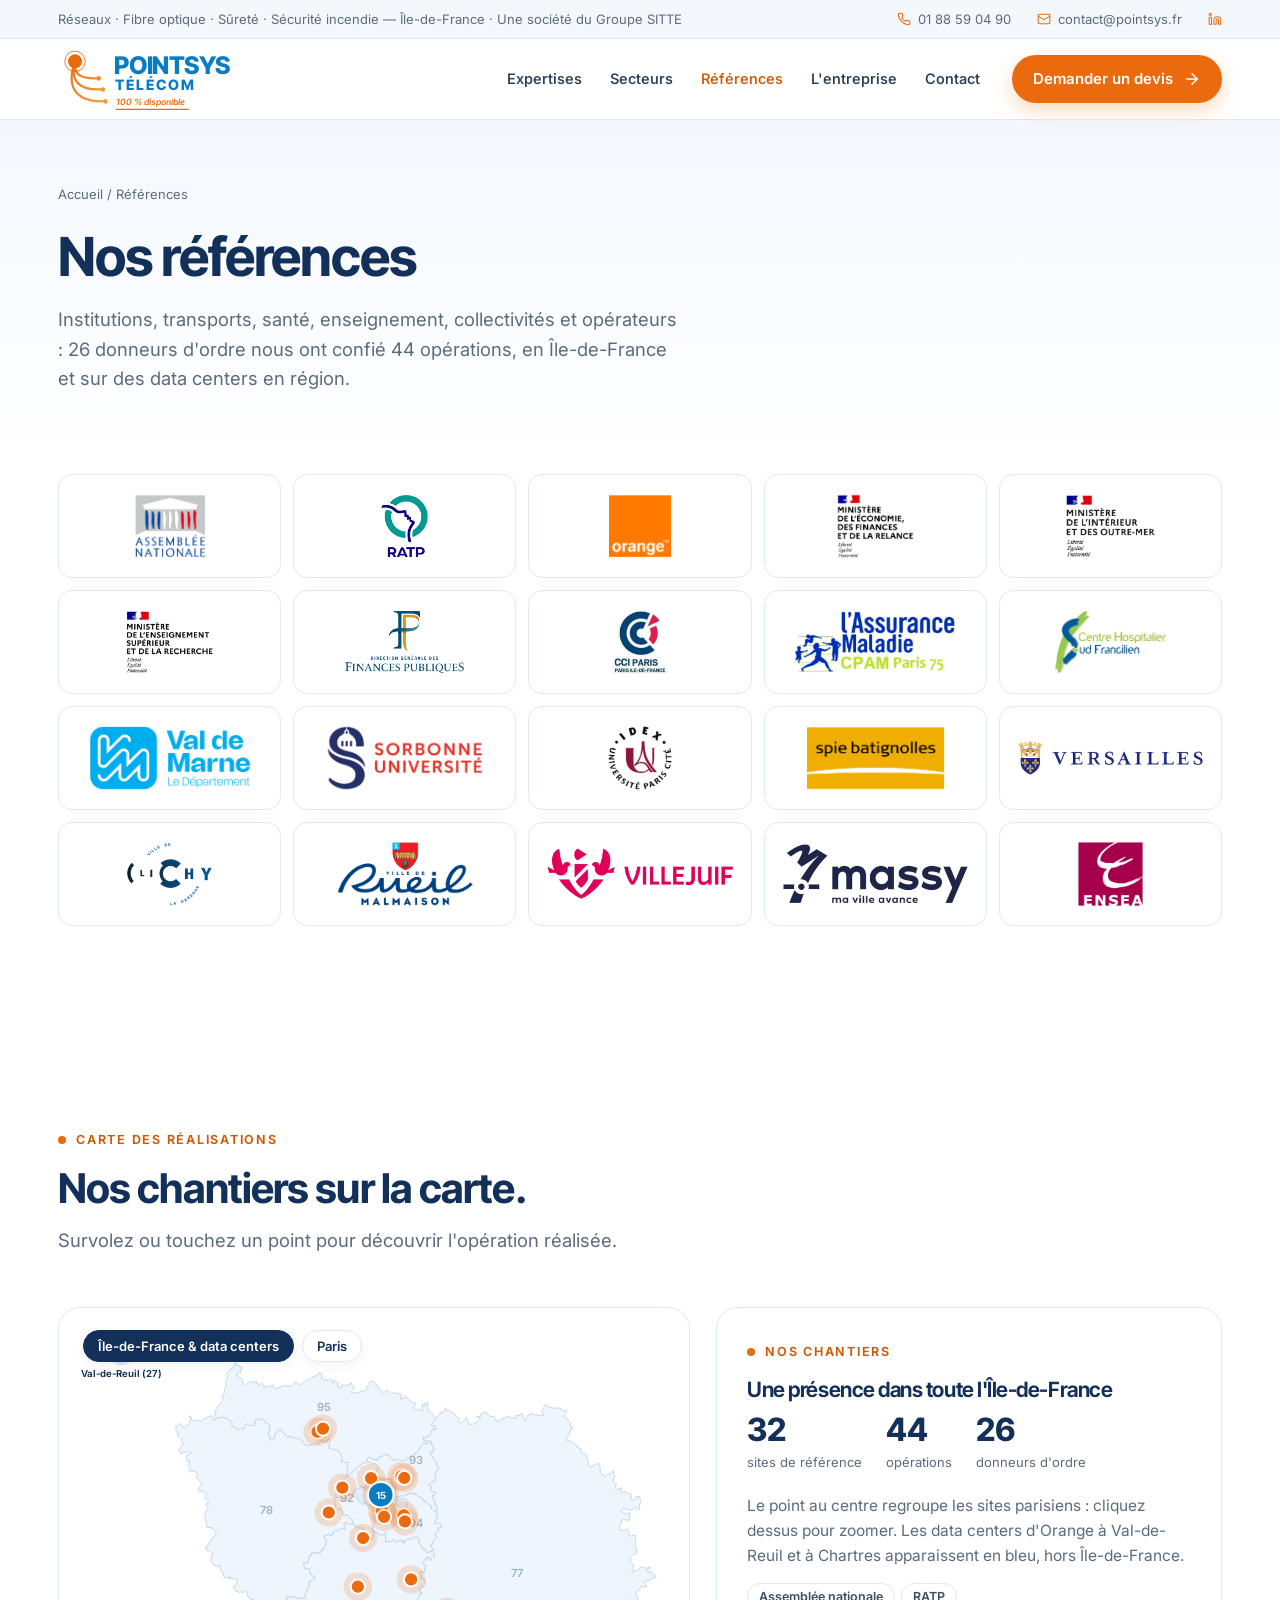
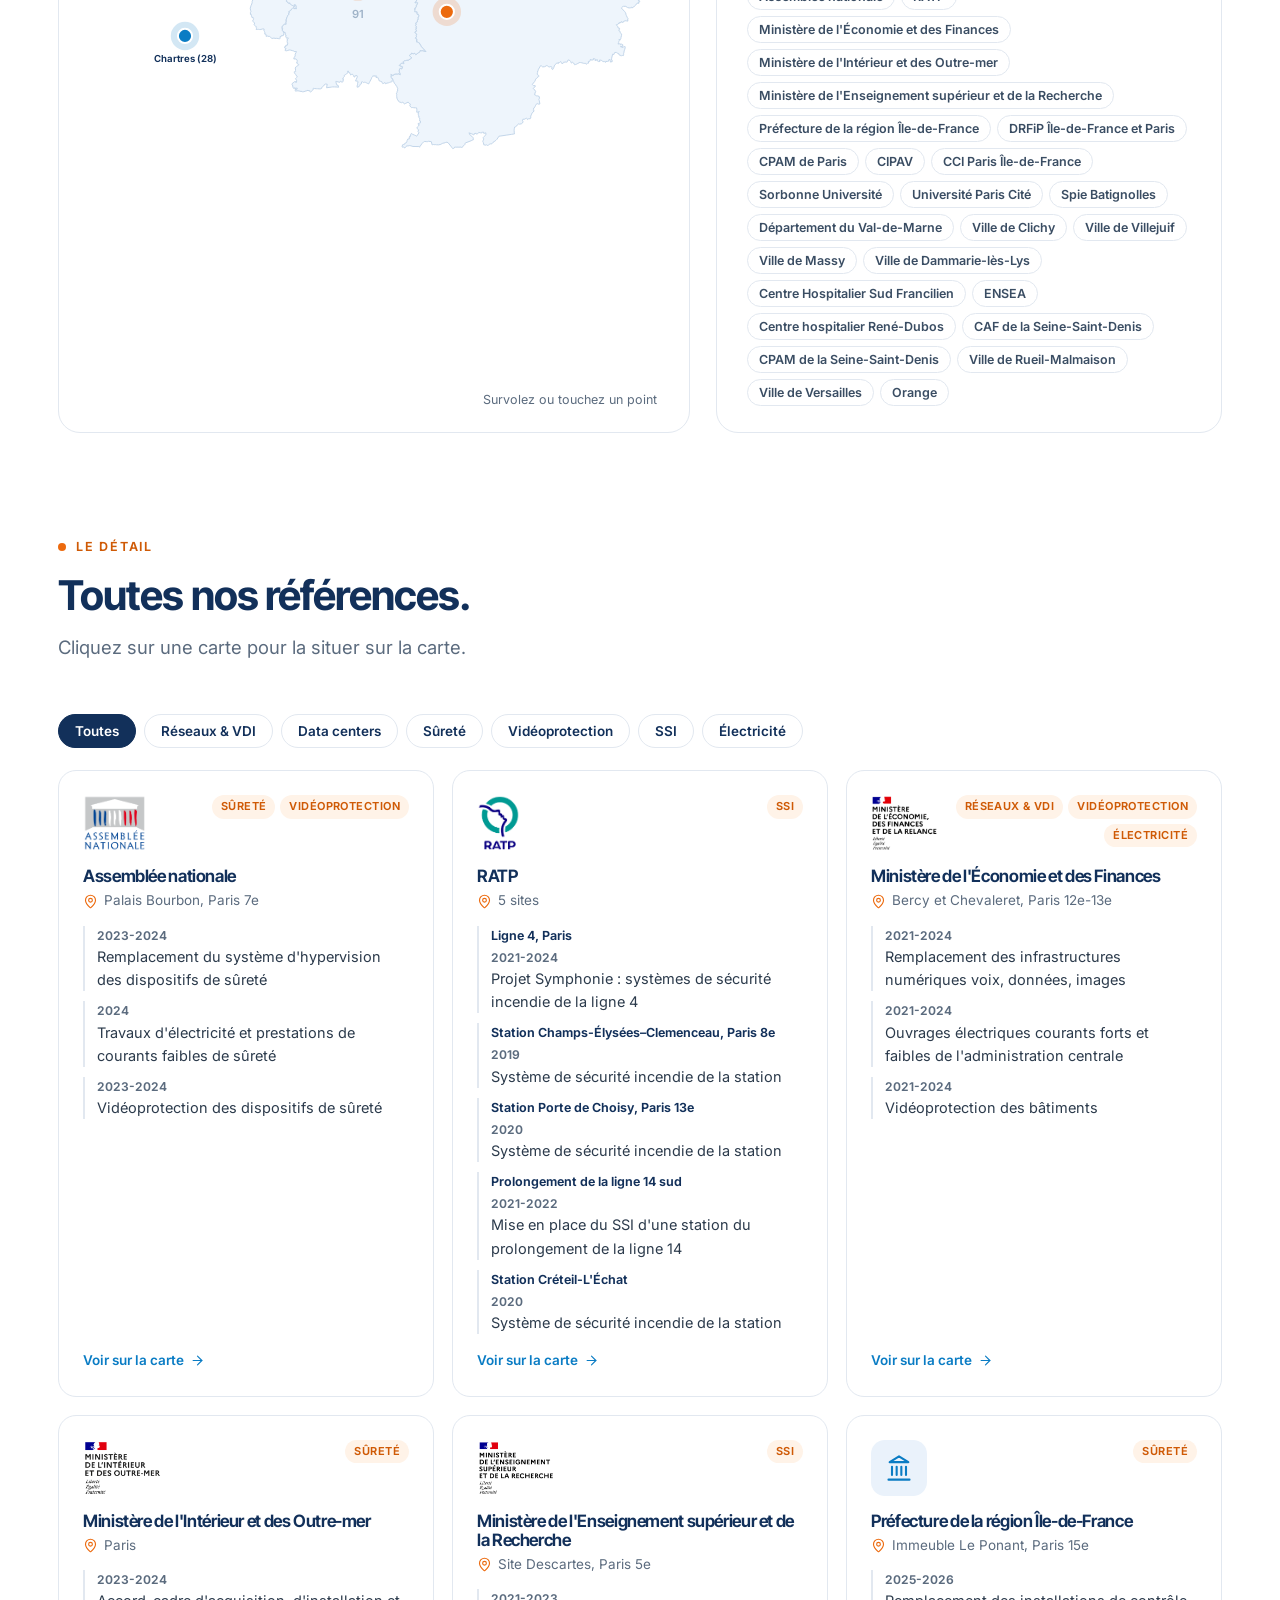
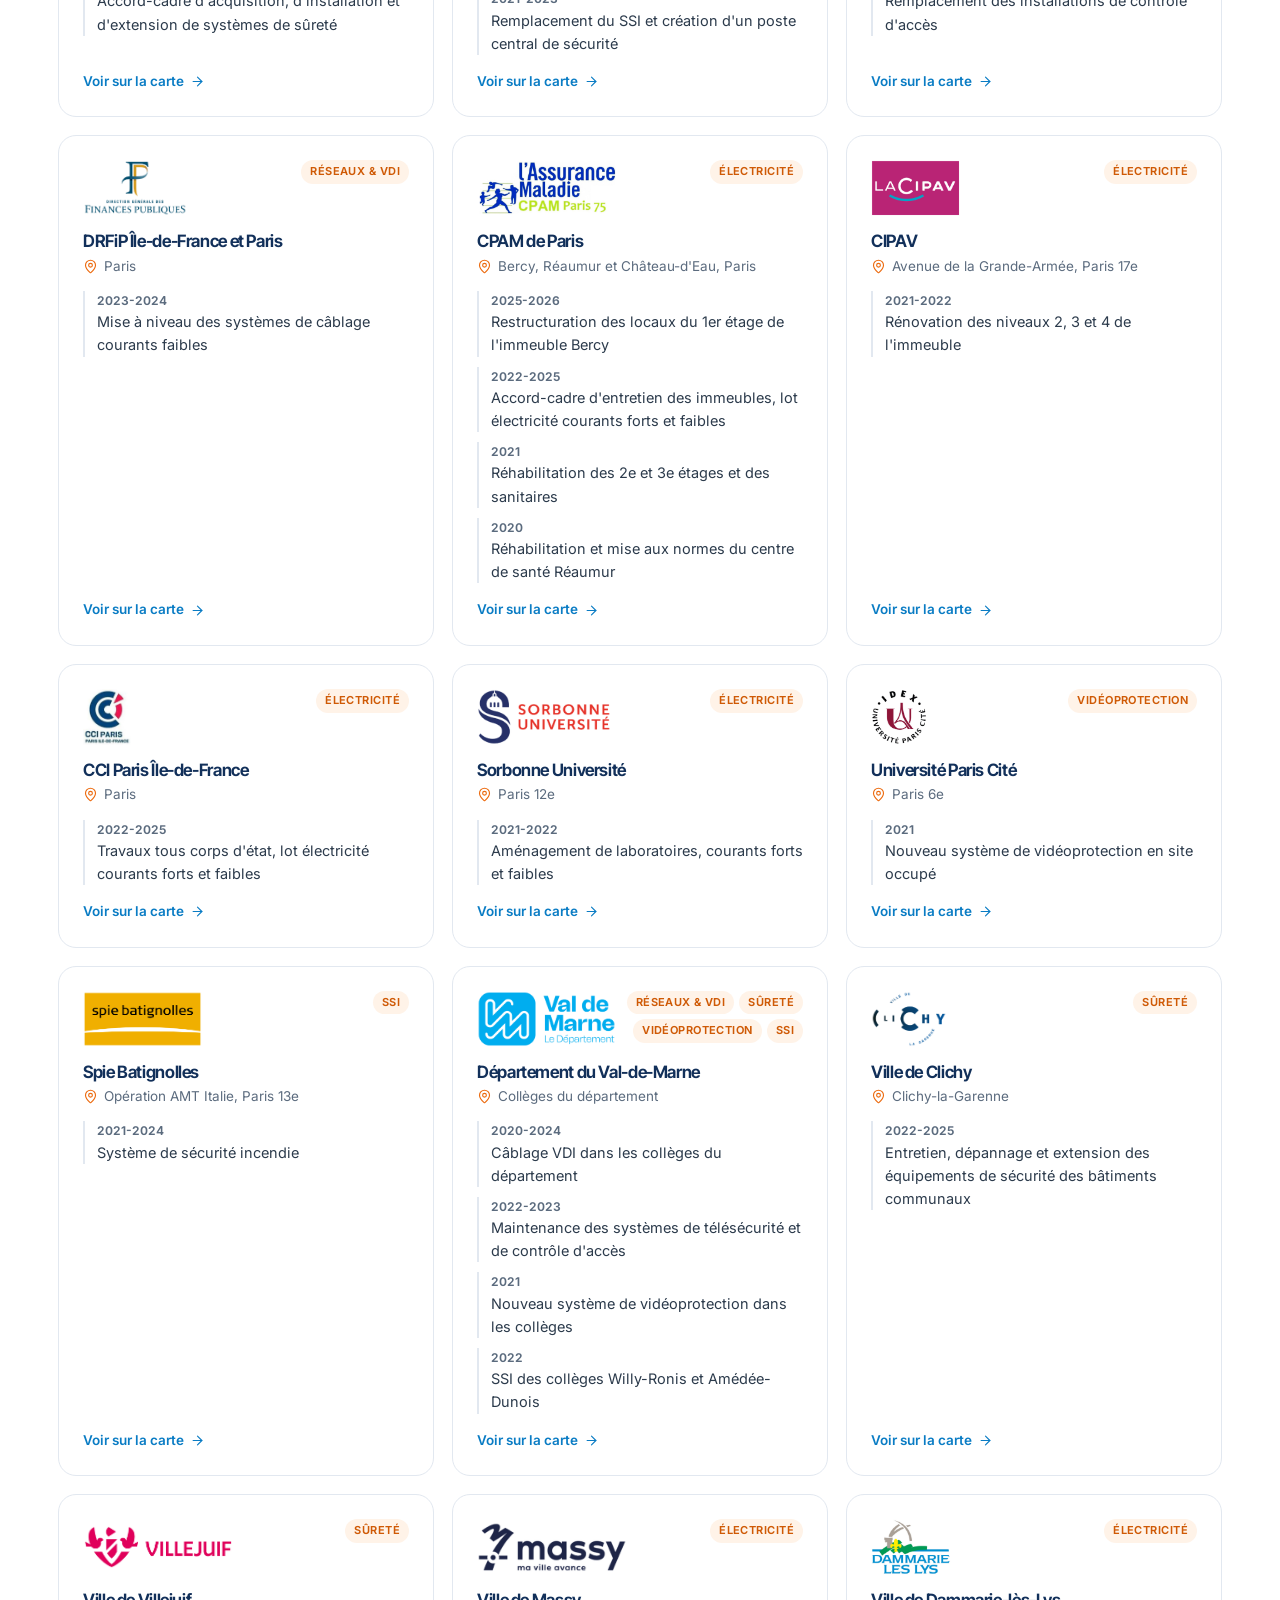
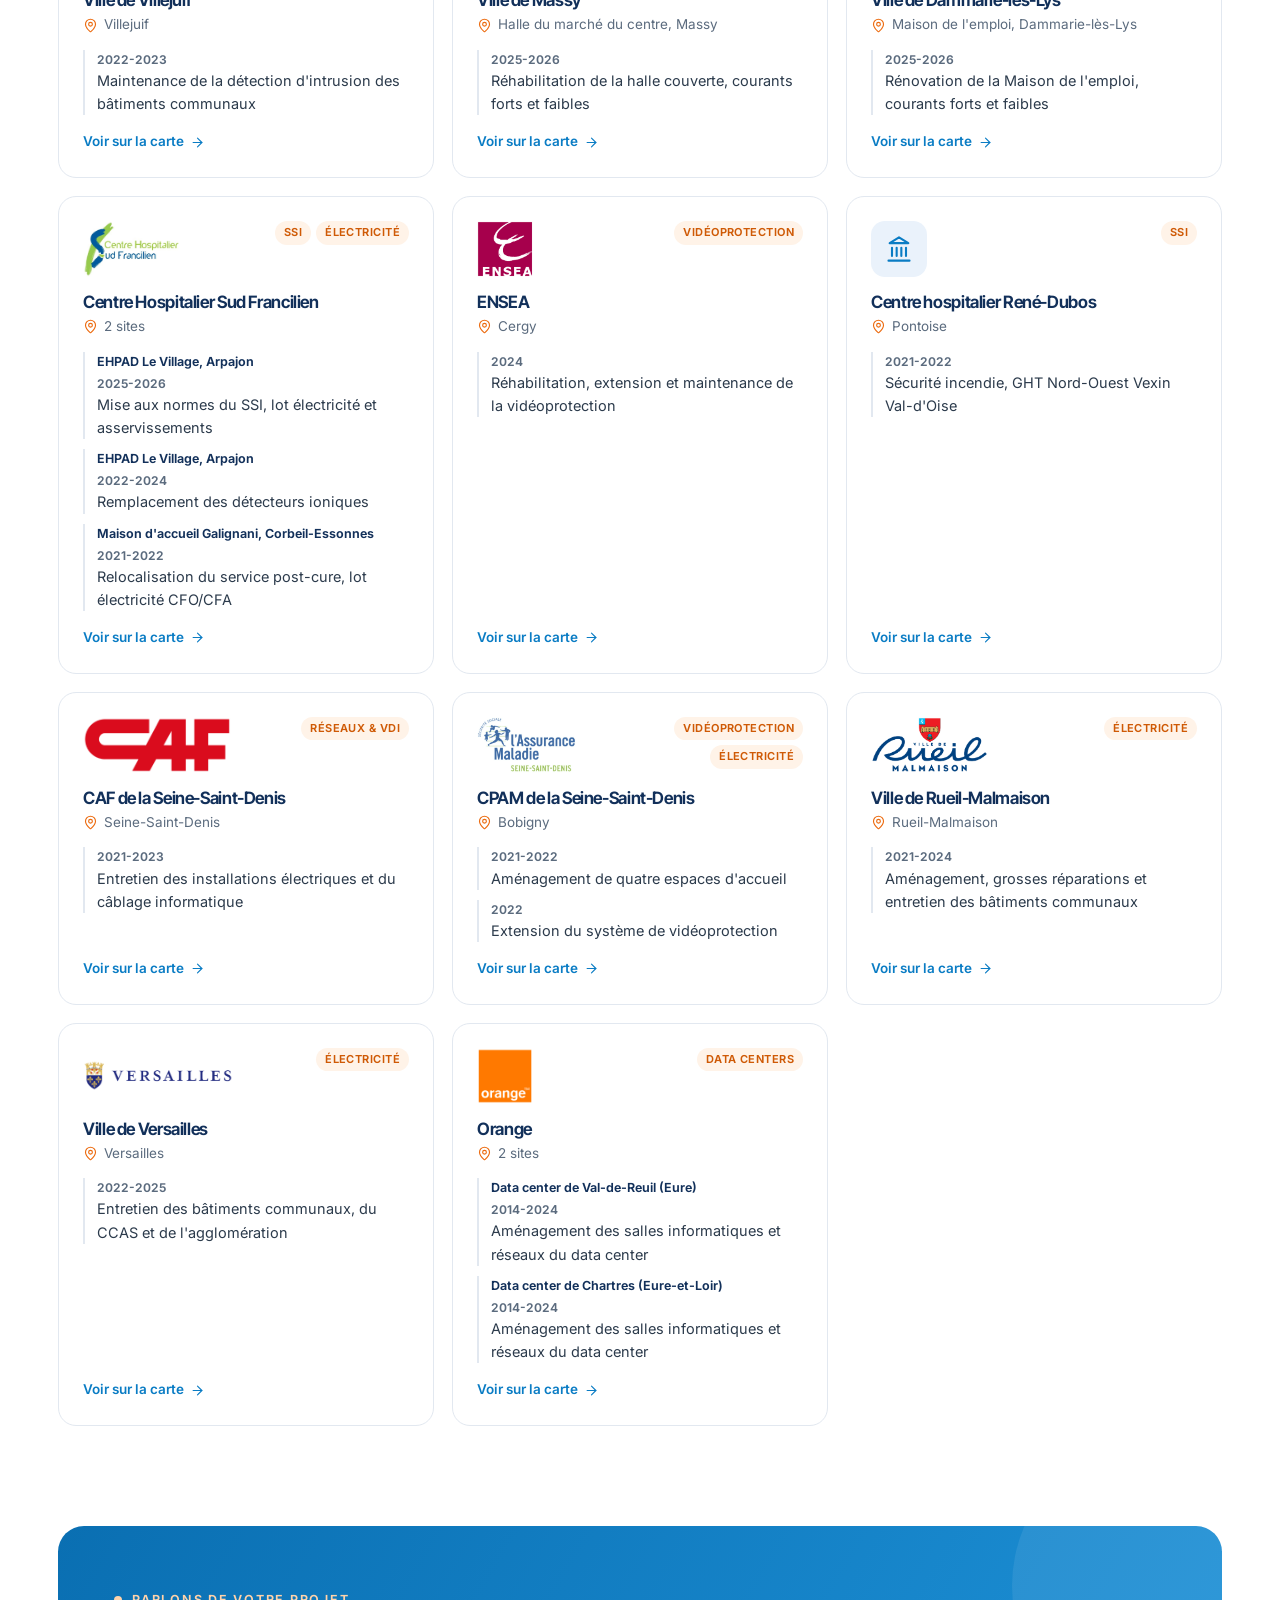
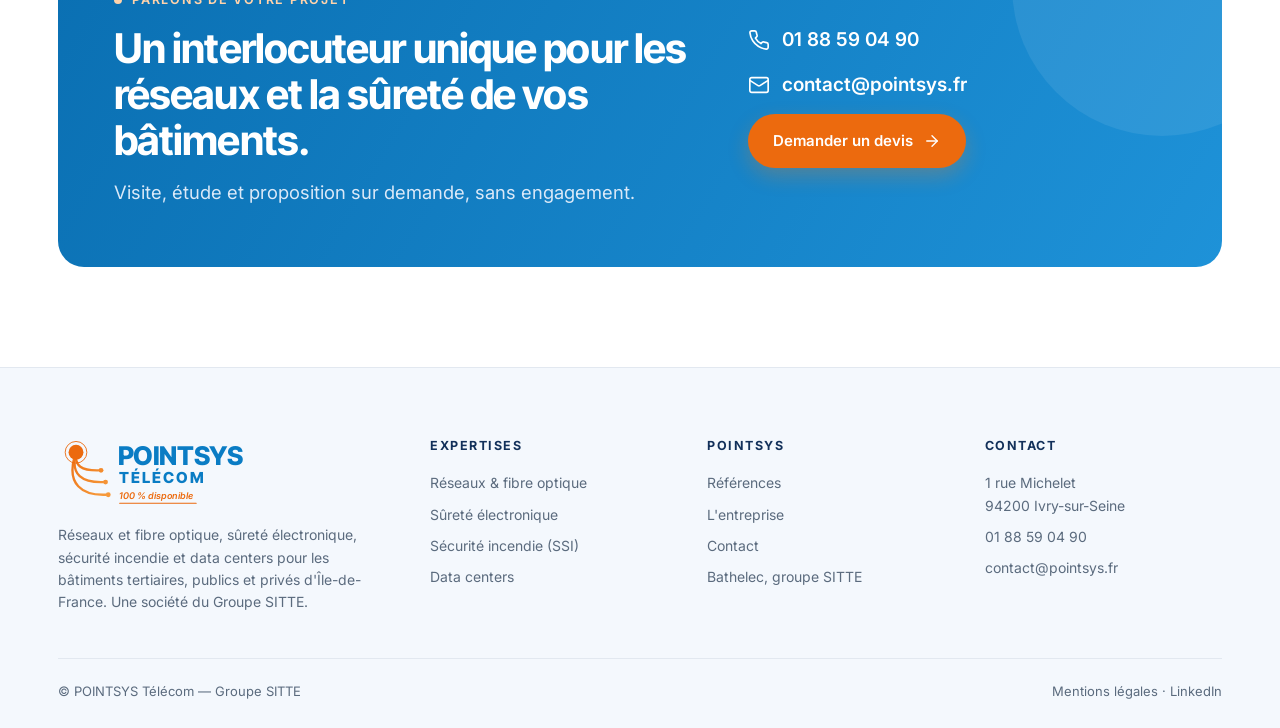
<file: references.html>
<!DOCTYPE html>
<html lang="fr"><head>
<meta charset="utf-8"><meta name="viewport" content="width=device-width,initial-scale=1">
<title>Références | POINTSYS Télécom</title>
<meta name="description" content="Références de POINTSYS Télécom sur une carte : Assemblée nationale, RATP, ministères, préfecture, hôpitaux, collectivités, data centers d&#x27;Orange à Val-de-Reuil et Chartres.">
<link rel="canonical" href="https://www.pointsys.fr/references.html">
<meta property="og:type" content="website"><meta property="og:title" content="Références | POINTSYS Télécom"><meta property="og:description" content="Références de POINTSYS Télécom sur une carte : Assemblée nationale, RATP, ministères, préfecture, hôpitaux, collectivités, data centers d&#x27;Orange à Val-de-Reuil et Chartres.">
<meta property="og:image" content="https://www.pointsys.fr/img/og.jpg"><meta property="og:url" content="https://www.pointsys.fr/references.html"><meta property="og:locale" content="fr_FR">
<link rel="icon" type="image/svg+xml" href="img/favicon.svg">
<link rel="preconnect" href="https://fonts.googleapis.com"><link rel="preconnect" href="https://fonts.gstatic.com" crossorigin>
<link href="https://fonts.googleapis.com/css2?family=Inter:wght@400;500;600;700&family=Inter+Tight:wght@600;700;800&display=swap" rel="stylesheet">
<link rel="stylesheet" href="assets/style.css">
<script type="application/ld+json">{"@context": "https://schema.org", "@type": "Electrician", "name": "POINTSYS Télécom", "url": "https://www.pointsys.fr", "telephone": "+33 1 88 59 04 90", "email": "contact@pointsys.fr", "address": {"@type": "PostalAddress", "streetAddress": "1 rue Michelet", "postalCode": "94200", "addressLocality": "Ivry-sur-Seine", "addressCountry": "FR"}, "areaServed": "Île-de-France", "parentOrganization": {"@type": "Organization", "name": "Groupe SITTE"}}</script>
</head><body>
<div class="top"><div class="wrap"><span class="hide-m">Réseaux · Fibre optique · Sûreté · Sécurité incendie — Île-de-France · Une société du Groupe SITTE</span>
<div class="r"><a href="tel:+33188590490"><svg class="ic" viewBox="0 0 24 24" fill="none" stroke="currentColor" stroke-width="1.8" stroke-linecap="round" stroke-linejoin="round" aria-hidden="true"><path d="M22 16.92v3a2 2 0 0 1-2.18 2 19.79 19.79 0 0 1-8.63-3.07 19.5 19.5 0 0 1-6-6 19.79 19.79 0 0 1-3.07-8.67A2 2 0 0 1 4.11 2h3a2 2 0 0 1 2 1.72c.13.96.36 1.9.7 2.81a2 2 0 0 1-.45 2.11L8.09 9.91a16 16 0 0 0 6 6l1.27-1.27a2 2 0 0 1 2.11-.45c.91.34 1.85.57 2.81.7A2 2 0 0 1 22 16.92z"/></svg>01 88 59 04 90</a><a href="mailto:contact@pointsys.fr"><svg class="ic" viewBox="0 0 24 24" fill="none" stroke="currentColor" stroke-width="1.8" stroke-linecap="round" stroke-linejoin="round" aria-hidden="true"><rect width="20" height="16" x="2" y="4" rx="2"/><path d="m22 7-8.97 5.7a1.94 1.94 0 0 1-2.06 0L2 7"/></svg>contact@pointsys.fr</a><a href="https://www.linkedin.com/company/pointsys-telecom/" target="_blank" rel="noopener" aria-label="LinkedIn"><svg class="ic" viewBox="0 0 24 24" fill="none" stroke="currentColor" stroke-width="1.8" stroke-linecap="round" stroke-linejoin="round" aria-hidden="true"><path d="M16 8a6 6 0 0 1 6 6v7h-4v-7a2 2 0 0 0-2-2 2 2 0 0 0-2 2v7h-4v-7a6 6 0 0 1 6-6z"/><rect width="4" height="12" x="2" y="9"/><circle cx="4" cy="4" r="2"/></svg></a></div></div></div>
<header class="h"><div class="wrap">
<a class="brand" href="index.html" aria-label="POINTSYS Télécom, accueil"><svg class="ps-logo" viewBox="0 -2 430 152" role="img" aria-label="POINTSYS Télécom — 100 % disponible" style="display:block;height:66px;width:auto"><g transform="translate(-4,2) scale(.98)"><defs><linearGradient id="gl3" gradientUnits="userSpaceOnUse" x1="14" y1="32" x2="108" y2="120"><stop offset="0" stop-color="#EC6A0E"/><stop offset="1" stop-color="#F6993A"/></linearGradient></defs><g fill="none" stroke="url(#gl3)" stroke-width="5.2" stroke-linecap="round"><path d="M44.0 32.0 C18.0 105.3 61.2 127.9 110.0 126.0"/><path d="M44.0 32.0 C30.4 83.5 59.6 99.3 104.0 98.0"/><path d="M44.0 32.0 C40.0 63.2 57.0 72.8 94.0 72.0"/></g><g fill="none" stroke="#FFE3C7" stroke-width="4.0" stroke-linecap="round"><path class="ps-sig" pathLength="100" d="M44.0 32.0 C18.0 105.3 61.2 127.9 110.0 126.0"/><path class="ps-sig" pathLength="100" d="M44.0 32.0 C30.4 83.5 59.6 99.3 104.0 98.0"/><path class="ps-sig" pathLength="100" d="M44.0 32.0 C40.0 63.2 57.0 72.8 94.0 72.0"/></g><circle class="ps-dhalo" cx="115.4" cy="126.0" r="5.4" fill="#EC6A0E"/><circle class="ps-dot" cx="115.4" cy="126.0" r="5.4" fill="url(#gl3)"/><circle class="ps-dhalo" cx="109.4" cy="98.0" r="5.4" fill="#EC6A0E"/><circle class="ps-dot" cx="109.4" cy="98.0" r="5.4" fill="url(#gl3)"/><circle class="ps-dhalo" cx="99.4" cy="72.0" r="5.4" fill="#EC6A0E"/><circle class="ps-dot" cx="99.4" cy="72.0" r="5.4" fill="url(#gl3)"/><circle class="ps-halo" cx="44" cy="32" r="17" fill="#EC6A0E"/><circle cx="44" cy="32" r="24" fill="none" stroke="#EC6A0E" stroke-width="2"/><circle class="ps-pt" cx="44" cy="32" r="16.5" fill="#EC6A0E"/></g><text x="130" y="62" font-family="Inter Tight, Inter, sans-serif" font-size="56" font-weight="800" letter-spacing="-1" fill="#0A7CC4">POINTSYS</text><text x="132" y="100" font-family="Inter Tight, Inter, sans-serif" font-size="33" font-weight="800" letter-spacing="4.6" fill="#0A7CC4">TÉLÉCOM</text><text x="133" y="134" font-family="Inter, sans-serif" font-size="20" font-weight="600" font-style="italic" fill="#EC6A0E">100 % disponible</text><path class="ps-ul" pathLength="100" d="M134 144 H300" stroke="#EC6A0E" stroke-width="2.6" stroke-linecap="round" fill="none"/></svg></a>
<nav class="m">
<div class="dd"><a href="index.html#expertises">Expertises</a><div class="menu"><a href="expertises/reseaux-fibre.html"><svg class="ic" viewBox="0 0 24 24" fill="none" stroke="currentColor" stroke-width="1.8" stroke-linecap="round" stroke-linejoin="round" aria-hidden="true"><path d="M2 12h4l3-9 6 18 3-9h4"/></svg><span>Réseaux & fibre optique<small>Fibre optique, câblage VDI cuivre, backbones et téléphonie pour bâtiments tertiaires.</small></span></a><a href="expertises/surete.html"><svg class="ic" viewBox="0 0 24 24" fill="none" stroke="currentColor" stroke-width="1.8" stroke-linecap="round" stroke-linejoin="round" aria-hidden="true"><path d="M20 13c0 5-3.5 7.5-7.66 8.95a1 1 0 0 1-.67-.01C7.5 20.5 4 18 4 13V6a1 1 0 0 1 1-1c2 0 4.5-1.2 6.24-2.72a1.17 1.17 0 0 1 1.52 0C14.51 3.81 17 5 19 5a1 1 0 0 1 1 1z"/><path d="m9 12 2 2 4-4"/></svg><span>Sûreté électronique<small>Vidéoprotection, contrôle d&#x27;accès, détection d&#x27;intrusion et hypervision.</small></span></a><a href="expertises/securite-incendie.html"><svg class="ic" viewBox="0 0 24 24" fill="none" stroke="currentColor" stroke-width="1.8" stroke-linecap="round" stroke-linejoin="round" aria-hidden="true"><path d="M8.5 14.5A2.5 2.5 0 0 0 11 12c0-1.38-.5-2-1-3-1.072-2.143-.224-4.054 2-6 .5 2.5 2 4.9 4 6.5 2 1.6 3 3.5 3 5.5a7 7 0 1 1-14 0c0-1.153.433-2.294 1-3a2.5 2.5 0 0 0 2.5 2.5z"/></svg><span>Sécurité incendie (SSI)<small>Systèmes de sécurité incendie, détection, mise en conformité et asservissements.</small></span></a><a href="expertises/data-centers.html"><svg class="ic" viewBox="0 0 24 24" fill="none" stroke="currentColor" stroke-width="1.8" stroke-linecap="round" stroke-linejoin="round" aria-hidden="true"><rect width="20" height="8" x="2" y="2" rx="2"/><rect width="20" height="8" x="2" y="14" rx="2"/><line x1="6" x2="6.01" y1="6" y2="6"/><line x1="6" x2="6.01" y1="18" y2="18"/></svg><span>Data centers<small>Grands chantiers de data centers, salles informatiques et réseaux d&#x27;infrastructure.</small></span></a></div></div>
<a href="index.html#secteurs">Secteurs</a>
<a href="references.html" class="on">Références</a>
<a href="entreprise.html">L'entreprise</a>
<a href="contact.html">Contact</a>
<a class="btn btn-o" href="contact.html#form">Demander un devis <svg class="ic" viewBox="0 0 24 24" fill="none" stroke="currentColor" stroke-width="1.8" stroke-linecap="round" stroke-linejoin="round" aria-hidden="true"><path d="M5 12h14"/><path d="m12 5 7 7-7 7"/></svg></a>
</nav>
<a class="callm" href="tel:+33188590490" aria-label="Appeler POINTSYS Télécom"><svg class="ic" viewBox="0 0 24 24" fill="none" stroke="currentColor" stroke-width="1.8" stroke-linecap="round" stroke-linejoin="round" aria-hidden="true"><path d="M22 16.92v3a2 2 0 0 1-2.18 2 19.79 19.79 0 0 1-8.63-3.07 19.5 19.5 0 0 1-6-6 19.79 19.79 0 0 1-3.07-8.67A2 2 0 0 1 4.11 2h3a2 2 0 0 1 2 1.72c.13.96.36 1.9.7 2.81a2 2 0 0 1-.45 2.11L8.09 9.91a16 16 0 0 0 6 6l1.27-1.27a2 2 0 0 1 2.11-.45c.91.34 1.85.57 2.81.7A2 2 0 0 1 22 16.92z"/></svg></a>
<button class="burger" aria-label="Menu"><svg class="ic" viewBox="0 0 24 24" fill="none" stroke="currentColor" stroke-width="1.8" stroke-linecap="round" stroke-linejoin="round" aria-hidden="true"><line x1="4" x2="20" y1="6" y2="6"/><line x1="4" x2="20" y1="12" y2="12"/><line x1="4" x2="20" y1="18" y2="18"/></svg></button>
</div></header>
<main>
<section class="phero"><div class="wrap"><div class="grid solo"><div><div class="crumb"><a href="index.html">Accueil</a> / Références</div><h1>Nos références</h1><p>Institutions, transports, santé, enseignement, collectivités et opérateurs : 26 donneurs d'ordre nous ont confié 44 opérations, en Île-de-France et sur des data centers en région.</p></div></div></div></section><section style="padding-top:10px"><div class="wrap"><div class="logos rv"><div class="lg" title="Assemblée nationale"><img src="img/logos/an.png" alt="Assemblée nationale" loading="lazy"></div><div class="lg" title="RATP"><img src="img/logos/ratp.png" alt="RATP" loading="lazy"></div><div class="lg" title="Orange"><img src="img/logos/orange.png" alt="Orange" loading="lazy"></div><div class="lg" title="Ministère de l&#x27;Économie et des Finances"><img src="img/logos/minefi.png" alt="Ministère de l&#x27;Économie et des Finances" loading="lazy"></div><div class="lg" title="Ministère de l&#x27;Intérieur"><img src="img/logos/interieur.png" alt="Ministère de l&#x27;Intérieur" loading="lazy"></div><div class="lg" title="Ministère de l&#x27;Enseignement supérieur et de la Recherche"><img src="img/logos/esr.png" alt="Ministère de l&#x27;Enseignement supérieur et de la Recherche" loading="lazy"></div><div class="lg" title="Finances publiques"><img src="img/logos/dgfip.png" alt="Finances publiques" loading="lazy"></div><div class="lg" title="CCI Paris Île-de-France"><img src="img/logos/ccip.png" alt="CCI Paris Île-de-France" loading="lazy"></div><div class="lg" title="CPAM de Paris"><img src="img/logos/cpam75.png" alt="CPAM de Paris" loading="lazy"></div><div class="lg" title="Centre Hospitalier Sud Francilien"><img src="img/logos/chsf.png" alt="Centre Hospitalier Sud Francilien" loading="lazy"></div><div class="lg" title="Département du Val-de-Marne"><img src="img/logos/cd94.png" alt="Département du Val-de-Marne" loading="lazy"></div><div class="lg" title="Sorbonne Université"><img src="img/logos/sorbonne.png" alt="Sorbonne Université" loading="lazy"></div><div class="lg" title="Université Paris Cité"><img src="img/logos/upc.png" alt="Université Paris Cité" loading="lazy"></div><div class="lg" title="Spie Batignolles"><img src="img/logos/spie.png" alt="Spie Batignolles" loading="lazy"></div><div class="lg" title="Ville de Versailles"><img src="img/logos/versailles.png" alt="Ville de Versailles" loading="lazy"></div><div class="lg" title="Ville de Clichy"><img src="img/logos/clichy.png" alt="Ville de Clichy" loading="lazy"></div><div class="lg" title="Ville de Rueil-Malmaison"><img src="img/logos/rueil.png" alt="Ville de Rueil-Malmaison" loading="lazy"></div><div class="lg" title="Ville de Villejuif"><img src="img/logos/villejuif.png" alt="Ville de Villejuif" loading="lazy"></div><div class="lg" title="Ville de Massy"><img src="img/logos/massy.png" alt="Ville de Massy" loading="lazy"></div><div class="lg" title="ENSEA"><img src="img/logos/ensea.png" alt="ENSEA" loading="lazy"></div></div></div></section><section id="carte"><div class="wrap"><div class="sec-head rv"><div><span class="kicker">Carte des réalisations</span><h2>Nos chantiers sur la carte.</h2><p class="lead">Survolez ou touchez un point pour découvrir l'opération réalisée.</p></div></div><div class="mapbox" id="refmap"><div class="map rv"><div class="mtools"><button data-z="idf" class="on">Île-de-France &amp; data centers</button><button data-z="paris">Paris</button></div><svg viewBox="-120 -45 733.2 538.8" role="img" aria-label="Carte des références POINTSYS"><g><path class="dep p75" d="M250.0,181.9L239.0,177.6L236.6,176.1L235.4,175.4L234.4,176.6L233.6,177.3L232.2,177.3L232.1,175.8L232.9,175.1L232.1,174.4L230.9,174.8L228.7,174.4L227.8,172.7L227.6,171.0L228.0,169.9L225.2,169.0L224.3,168.0L220.6,166.7L220.2,165.3L221.3,161.6L222.2,160.0L223.3,159.4L224.8,158.6L225.3,158.1L226.1,156.9L228.6,157.9L229.7,155.2L234.9,156.3L235.6,156.0L235.9,154.2L237.2,152.6L238.8,151.4L239.8,151.3L240.8,150.5L243.3,148.7L244.6,147.9L246.3,147.2L246.9,146.7L248.7,146.6L254.6,146.4L260.6,146.3L264.8,146.2L266.2,146.6L267.5,147.7L268.2,149.3L268.5,150.8L268.6,153.0L268.9,153.8L270.0,154.8L271.5,155.4L272.3,157.1L272.7,159.3L272.8,160.4L272.7,162.5L273.0,164.4L273.4,168.3L273.2,170.0L272.6,172.9L272.3,174.5L273.7,174.6L275.0,174.0L274.7,172.5L274.3,171.6L274.4,170.8L274.9,170.3L275.7,171.4L278.2,171.8L279.2,171.8L279.4,170.2L280.2,170.3L281.8,169.8L284.9,170.7L286.1,171.1L287.0,171.7L288.2,173.6L288.0,174.8L287.1,175.6L286.9,176.2L286.8,177.4L286.9,178.9L286.3,180.5L285.2,181.8L283.7,181.8L282.7,181.5L280.5,181.5L279.3,181.4L278.6,180.7L277.0,179.1L276.2,178.9L274.4,178.9L273.5,178.6L272.0,178.5L271.0,177.9L270.3,177.1L269.6,176.6L267.2,177.5L265.8,178.4L263.8,179.6L261.6,180.9L258.6,182.2L256.7,182.3L255.7,181.2L254.2,182.2L250.5,182.0Z"/><path class="dep" d="M316.5,234.4L316.2,233.1L317.0,232.8L319.3,232.1L317.5,230.8L316.9,230.2L316.0,229.5L315.7,228.0L315.5,227.2L315.8,226.4L316.6,225.3L317.5,225.6L317.9,224.4L318.1,222.9L318.6,221.4L320.2,219.6L321.0,218.8L321.6,217.9L322.9,217.6L322.7,216.0L322.0,215.3L321.7,214.2L320.3,213.5L320.9,212.5L321.6,212.0L322.0,211.0L323.3,211.1L323.6,210.4L324.4,209.6L325.0,208.4L324.2,207.7L323.6,205.6L325.1,206.2L327.5,205.6L328.4,205.3L328.4,204.1L328.0,203.4L327.4,201.5L326.5,200.4L324.7,199.9L323.8,200.3L322.9,200.7L322.3,201.1L321.7,200.8L320.7,200.1L320.3,198.7L321.1,198.1L321.3,197.1L321.1,196.1L321.9,195.9L322.1,195.1L322.9,195.3L322.7,193.9L324.1,191.8L324.3,191.1L323.2,190.3L322.4,190.0L322.1,189.2L322.7,188.3L323.3,186.4L322.2,185.9L323.0,185.1L323.3,184.4L323.1,183.3L322.8,180.3L322.2,179.0L322.3,178.3L322.0,177.4L320.8,178.2L320.4,176.8L320.6,174.8L318.8,170.6L317.1,166.6L318.2,165.9L319.6,165.7L319.3,164.5L320.5,163.8L321.0,162.3L320.8,161.7L320.0,161.5L318.2,161.6L317.5,161.3L316.7,160.5L315.8,161.2L316.2,159.9L315.5,158.7L315.5,157.8L315.9,157.3L316.4,155.5L315.6,154.8L314.6,154.8L313.3,153.6L313.1,152.7L313.6,152.2L314.0,151.3L315.1,150.8L316.1,151.0L316.6,150.2L317.8,150.3L318.3,149.8L319.9,149.1L320.2,149.6L320.7,147.8L321.3,147.6L320.7,147.1L320.1,146.1L320.3,145.1L321.4,144.3L322.2,143.8L321.2,143.0L321.8,142.0L321.7,140.4L321.3,139.7L321.2,138.2L321.5,137.5L322.7,136.2L323.6,135.8L324.1,135.2L325.0,134.7L324.9,132.5L325.2,131.2L323.7,131.0L322.5,127.9L322.6,127.1L322.1,126.6L321.5,124.6L320.4,123.1L318.5,121.0L316.5,118.2L314.8,115.1L313.9,113.9L314.2,113.2L315.8,113.2L317.1,113.7L318.4,113.8L317.9,111.7L318.7,111.4L319.2,110.9L318.6,109.1L318.1,106.8L317.6,104.9L317.0,104.5L316.3,103.3L315.9,102.6L314.5,102.6L314.4,101.9L315.1,102.1L316.2,101.8L315.7,100.3L314.8,99.8L312.7,100.0L311.3,100.9L311.4,100.0L310.4,99.9L310.2,98.8L309.1,98.9L309.1,100.0L307.9,100.1L307.4,99.6L306.9,97.3L306.4,96.4L306.3,95.0L308.0,95.2L309.1,95.6L311.2,94.4L312.4,94.3L314.9,93.0L315.0,91.5L315.7,91.3L315.6,90.5L315.4,88.7L318.0,85.6L319.9,85.3L321.0,85.3L322.8,85.2L321.0,84.0L320.1,82.9L320.6,81.6L320.4,80.7L318.9,81.5L317.2,82.3L316.4,79.9L317.6,77.7L319.8,75.5L320.3,74.5L320.8,73.1L321.6,72.3L321.7,71.5L323.2,70.7L324.3,69.7L325.2,68.9L326.6,67.1L327.2,65.9L327.2,65.1L329.0,65.6L330.7,64.9L331.2,63.5L332.0,62.4L332.8,62.0L333.1,60.9L333.5,59.5L334.5,60.0L334.1,61.1L334.3,62.2L335.6,62.6L335.8,63.4L337.1,62.9L338.2,62.8L339.9,63.6L340.7,64.6L341.3,64.4L341.7,65.7L342.5,65.9L344.6,66.8L345.8,67.9L346.1,69.1L347.5,70.6L350.7,73.6L350.2,74.2L349.6,75.3L349.2,76.6L349.6,77.0L351.0,77.5L351.4,78.0L352.1,77.8L353.5,77.7L354.4,76.7L355.6,75.7L357.7,73.6L357.6,72.1L358.8,71.2L358.7,72.3L358.9,73.3L360.2,73.6L360.6,74.7L361.0,75.4L360.9,76.4L361.2,77.2L361.3,78.8L361.7,79.6L363.3,79.4L366.9,79.5L370.4,77.8L371.3,76.6L372.0,76.3L372.8,75.3L373.6,75.5L376.2,73.3L374.8,72.4L373.6,72.0L372.6,71.2L372.2,70.8L371.0,70.0L372.2,69.9L373.9,70.2L376.7,70.2L375.3,67.8L376.4,67.6L378.1,66.9L378.8,66.1L379.7,65.9L380.9,64.9L382.3,64.0L383.9,66.4L385.3,68.3L388.0,69.8L389.1,70.2L390.3,70.0L392.2,69.4L393.1,70.7L393.3,71.8L393.7,72.4L395.0,74.2L394.9,75.5L398.1,75.3L399.3,75.5L399.8,74.7L400.8,73.9L401.8,74.1L402.1,73.1L403.0,73.0L403.5,72.0L404.1,71.6L406.1,72.6L407.9,69.1L409.1,70.1L410.6,70.5L412.3,71.5L413.5,71.9L413.9,72.4L414.7,72.2L415.7,71.7L416.7,71.0L416.9,71.8L418.7,72.6L419.4,72.2L419.8,70.7L419.8,69.4L420.2,68.0L420.9,68.5L423.2,69.1L423.8,68.1L425.6,66.7L426.5,66.6L426.5,67.6L427.3,67.6L426.8,69.1L427.4,69.9L427.8,71.1L428.4,73.8L429.0,74.5L429.6,74.3L430.4,75.0L431.6,75.2L431.9,74.5L431.8,72.9L432.1,71.3L432.8,69.7L433.4,69.2L434.2,68.1L435.0,68.3L435.4,67.4L436.3,67.7L436.9,68.7L437.6,66.6L439.5,66.7L442.6,68.4L443.4,68.9L444.3,67.6L446.2,68.6L448.1,68.6L449.0,68.9L450.3,69.0L450.5,67.9L451.1,68.4L451.4,67.8L452.0,68.5L453.2,69.2L453.3,68.5L452.7,67.0L451.8,66.4L451.1,65.5L451.0,64.8L450.7,62.8L450.9,62.1L451.7,62.1L452.5,60.4L452.8,59.0L453.8,58.2L454.0,57.0L454.6,56.3L454.5,55.6L455.5,55.8L456.1,56.6L457.0,56.9L457.3,57.6L458.2,57.8L459.0,57.8L459.7,58.4L461.3,58.6L462.9,59.0L463.7,59.6L465.1,59.9L466.5,59.7L467.3,59.9L468.9,59.1L469.5,60.1L470.1,60.5L471.3,60.1L472.1,60.0L472.9,59.9L474.0,60.5L474.3,61.3L475.1,62.2L477.3,63.0L479.8,63.3L481.0,63.1L480.1,65.6L479.9,66.6L479.4,67.4L479.2,68.1L478.5,68.8L477.8,70.0L478.9,71.0L479.9,71.7L481.4,72.3L484.2,75.8L485.1,77.5L485.5,78.6L485.6,79.4L485.4,80.3L485.3,81.7L485.7,83.0L487.9,82.9L488.1,83.6L488.1,85.0L487.7,85.7L485.2,86.3L485.0,87.1L485.9,87.5L485.7,88.2L485.3,88.7L484.7,89.0L484.8,89.9L485.1,90.7L484.1,91.1L484.2,92.1L483.5,93.0L482.7,92.5L481.8,93.2L480.6,93.8L479.8,94.8L480.1,96.0L480.4,96.6L481.2,96.3L481.9,98.0L481.6,99.8L484.0,99.8L485.2,99.5L486.7,100.7L487.4,101.1L488.5,101.4L489.7,101.3L489.6,102.3L490.4,102.6L491.6,104.3L492.6,104.7L493.0,105.5L493.2,107.6L497.5,108.8L497.5,110.3L498.7,109.9L498.2,111.1L498.2,112.6L499.1,112.8L498.9,114.2L499.3,114.8L500.8,114.4L502.9,114.7L504.3,115.8L505.0,116.6L505.5,118.0L505.7,119.0L505.9,120.9L506.6,123.6L507.1,124.6L506.5,125.0L506.8,125.6L507.6,126.2L507.3,128.2L508.4,129.4L508.6,130.6L509.7,131.1L510.6,131.2L511.1,130.7L514.1,130.0L516.2,128.7L517.9,127.8L518.8,127.3L519.7,126.5L520.2,127.5L521.2,130.5L521.5,131.3L521.9,132.9L522.0,135.4L521.9,136.9L522.0,138.1L522.6,138.4L523.2,139.3L525.8,141.6L526.8,143.3L527.9,142.5L528.5,143.1L529.1,142.0L529.7,141.6L530.3,140.8L531.0,140.3L532.0,140.5L532.3,139.5L533.2,140.6L535.1,139.3L536.6,137.3L537.3,135.4L537.9,136.0L538.3,136.9L538.4,137.6L538.2,139.2L539.0,141.5L539.5,142.4L539.4,143.9L538.3,144.5L537.5,149.7L538.1,150.3L539.1,150.4L540.5,151.7L541.6,151.7L540.8,152.5L541.4,153.5L540.8,153.8L541.3,155.2L540.7,155.6L540.7,157.8L540.9,158.9L541.7,159.0L542.2,158.6L543.8,159.2L544.2,158.8L544.2,157.3L545.4,157.5L547.7,157.1L547.6,158.3L547.7,159.2L546.6,159.4L546.2,160.6L547.3,162.1L548.1,162.4L549.0,162.0L549.7,162.1L550.3,161.5L551.3,161.5L551.8,160.7L552.7,160.7L552.9,161.7L553.7,162.9L554.5,163.5L556.0,164.0L557.1,163.6L558.5,163.8L560.6,165.4L559.5,166.7L559.6,167.7L560.1,168.4L559.0,168.7L558.7,170.8L560.7,171.5L561.5,171.4L562.5,171.6L562.9,172.4L564.4,171.1L565.0,169.5L565.6,167.6L569.7,167.2L570.2,168.3L570.1,169.7L570.3,170.7L571.1,172.8L571.4,174.4L570.6,175.9L569.6,178.5L569.8,180.6L570.0,181.9L570.3,182.6L569.1,183.3L568.5,183.9L568.0,183.2L566.7,181.3L565.6,180.2L564.3,181.1L562.5,181.4L562.9,182.7L560.4,183.5L559.4,184.3L559.0,183.8L557.6,184.1L556.0,184.0L555.0,183.9L551.4,182.1L550.7,181.5L547.2,185.1L548.3,186.2L549.2,187.4L550.1,187.7L551.0,187.8L551.7,187.6L552.2,188.0L552.5,188.7L553.6,188.4L554.5,188.3L556.7,187.2L557.8,187.5L557.6,188.4L557.2,189.8L557.9,191.2L557.9,192.4L557.9,194.0L558.0,194.8L557.7,196.4L557.2,195.6L556.1,195.5L555.7,196.1L555.5,197.1L554.2,197.6L553.6,197.0L552.9,196.4L552.8,195.7L550.9,195.7L550.1,195.5L549.6,196.1L548.6,195.8L548.5,196.5L548.1,198.3L546.8,201.7L545.7,203.9L545.2,205.6L544.9,206.1L545.1,206.7L545.8,207.9L547.4,208.5L548.6,209.0L550.0,208.4L552.6,208.3L553.3,208.1L553.4,207.3L554.0,206.5L554.7,207.3L556.2,208.7L556.5,210.3L556.6,211.4L556.1,212.7L556.9,214.0L558.3,215.6L560.0,215.7L560.8,215.0L561.6,215.0L564.1,215.1L564.8,214.8L565.4,215.1L564.8,216.2L564.6,218.9L564.7,221.9L565.0,223.3L564.4,224.9L564.2,226.0L564.7,227.4L563.9,227.9L564.6,228.9L565.4,229.6L565.6,230.4L566.3,230.2L567.4,231.3L567.6,231.9L566.2,231.9L566.0,232.8L565.7,233.5L566.2,234.7L566.5,235.8L566.0,237.0L565.3,236.7L564.3,236.8L563.5,237.1L561.7,238.1L561.2,238.5L559.3,240.6L559.8,241.2L559.1,241.5L557.9,242.5L558.4,243.4L558.9,244.9L557.3,246.3L557.9,246.8L558.7,246.9L559.1,247.6L559.9,248.2L560.2,248.8L561.1,249.2L562.2,249.9L562.8,250.7L562.2,251.9L561.5,253.1L561.5,254.4L561.7,255.3L561.0,255.9L560.5,257.1L560.9,257.8L560.2,258.4L562.1,258.8L563.2,258.3L564.9,257.5L566.2,257.6L567.3,257.3L568.4,256.4L569.9,255.3L570.4,254.1L570.9,253.4L571.8,253.0L573.4,253.2L574.3,253.8L576.7,254.5L578.7,254.8L581.8,253.7L583.0,253.5L581.9,254.1L582.0,254.9L580.8,256.0L579.6,257.1L578.6,257.4L579.0,258.2L579.1,258.9L580.0,259.3L580.9,259.3L582.7,259.1L584.0,259.8L585.8,260.7L587.1,261.7L588.0,263.3L589.0,263.8L589.2,264.5L590.0,265.3L589.6,266.3L588.9,266.2L587.6,266.3L585.1,266.3L584.9,267.7L583.6,268.4L581.4,269.2L576.1,270.7L574.7,271.1L575.6,272.4L576.2,273.4L577.2,274.6L578.2,277.3L575.6,277.5L571.9,277.1L570.9,279.2L569.7,281.2L566.4,282.7L565.2,284.3L564.2,285.4L564.7,286.0L565.7,287.5L566.0,288.2L566.7,287.9L566.7,289.8L567.4,290.8L567.4,291.7L567.3,293.1L568.0,293.8L569.3,293.9L569.9,295.1L569.9,296.0L568.0,295.9L568.7,297.6L567.1,297.6L565.4,298.8L564.7,300.1L563.7,300.8L562.5,302.1L561.9,302.6L560.1,303.0L559.8,302.2L559.0,302.9L557.2,303.1L555.3,302.8L554.5,301.8L553.5,302.0L552.6,300.9L550.4,301.4L550.0,300.9L547.6,303.2L551.8,307.7L552.6,308.8L553.2,310.4L553.3,311.5L553.7,312.3L554.1,312.9L554.5,314.3L555.1,315.0L555.7,316.0L555.3,317.8L555.7,319.1L554.0,318.9L552.6,319.0L552.3,318.4L551.5,319.2L550.8,319.1L550.2,320.4L549.1,320.3L548.8,321.0L548.4,320.1L547.5,319.8L547.2,320.9L546.5,320.8L546.1,320.3L545.6,320.8L546.2,321.5L544.3,321.6L544.0,322.7L542.7,323.3L541.5,323.6L542.2,324.5L543.4,326.1L543.6,327.4L544.2,327.6L544.9,327.4L545.2,328.2L546.0,328.6L545.3,329.1L544.5,329.9L545.0,331.3L546.3,332.0L546.2,332.8L547.1,334.1L547.9,335.0L547.8,336.8L547.2,339.0L547.2,340.0L546.5,341.2L546.5,342.0L544.7,341.5L545.2,342.5L544.6,343.7L544.6,345.2L543.9,345.7L543.8,347.2L544.6,346.8L545.4,346.7L546.4,346.9L546.2,347.6L547.4,347.1L548.2,347.4L549.4,348.0L549.3,349.7L548.5,349.6L548.2,350.5L546.8,349.6L546.8,350.6L547.7,350.5L548.3,351.0L549.8,351.1L550.3,350.4L551.2,350.2L552.2,350.2L552.3,351.6L551.8,353.4L551.1,355.4L550.8,356.8L550.7,357.7L550.3,358.8L550.4,359.6L550.2,361.1L548.8,361.0L547.9,361.3L546.7,361.3L546.1,360.3L545.4,360.5L544.8,360.2L544.6,358.9L543.5,358.6L542.8,358.2L542.0,357.7L541.5,357.3L540.0,357.4L539.3,357.6L539.2,358.4L538.7,359.7L537.0,359.4L535.8,364.3L535.7,366.7L536.6,367.1L536.4,368.6L534.8,368.7L534.4,369.2L533.9,366.9L534.0,366.1L532.5,366.0L531.8,368.2L530.7,368.2L528.5,368.3L528.2,369.5L527.0,368.3L526.3,368.5L524.6,368.1L523.9,367.2L523.1,366.9L521.7,366.6L520.9,366.7L521.4,368.4L519.8,368.4L518.9,367.9L518.2,367.3L518.4,366.1L516.8,366.7L515.5,367.1L515.9,365.4L515.2,365.1L513.6,364.7L513.5,366.4L510.9,366.6L510.7,365.9L509.5,366.3L509.6,367.1L509.2,368.1L507.5,368.3L507.8,370.3L506.3,370.5L505.7,371.1L505.0,371.7L504.4,371.4L504.0,370.6L503.1,370.7L501.4,370.5L499.5,369.9L497.9,369.6L497.2,369.4L494.6,370.7L493.0,371.6L491.9,372.0L490.7,372.3L490.3,371.6L489.6,370.2L488.9,370.0L487.9,369.2L486.8,370.3L485.8,368.2L485.0,367.2L483.7,366.6L482.8,366.4L482.1,368.2L481.4,369.3L480.7,369.0L479.3,369.0L478.7,368.7L478.3,369.5L477.5,369.0L476.9,369.8L475.8,371.4L474.9,370.3L474.4,369.3L474.0,368.5L473.1,368.7L472.6,369.4L471.9,369.8L470.7,369.8L470.9,370.8L470.0,370.4L469.2,370.2L468.3,370.9L466.7,372.4L466.0,373.7L465.4,375.6L465.0,376.3L464.4,377.5L463.9,378.2L462.8,377.3L463.2,376.0L462.6,374.7L461.1,374.6L459.8,375.0L458.7,374.6L457.9,373.6L456.9,373.3L456.0,373.6L454.7,374.5L454.0,374.7L452.0,374.9L451.4,374.6L450.2,373.6L448.9,373.7L448.6,374.6L446.7,377.8L446.4,379.0L446.0,379.8L445.5,381.1L446.2,381.5L445.4,382.2L445.3,383.2L445.4,384.3L447.0,385.3L447.3,386.2L446.8,386.8L445.6,387.2L445.3,388.1L444.1,389.3L443.0,389.9L443.2,390.7L442.5,391.0L442.7,391.9L441.9,392.9L439.6,395.7L439.3,396.4L440.6,397.7L442.8,397.8L442.8,398.8L442.4,399.3L440.8,400.4L440.4,401.2L442.2,403.1L442.7,404.2L443.5,404.9L442.5,406.6L442.1,409.1L443.1,409.5L444.0,410.1L445.7,410.2L447.6,410.9L448.0,412.9L447.2,414.3L447.7,416.1L448.0,417.6L448.4,420.1L447.1,420.3L445.1,419.6L443.9,420.5L443.3,421.6L442.5,423.3L440.4,426.2L440.9,426.6L440.4,427.7L441.5,428.3L440.2,429.8L439.0,431.1L438.3,432.3L438.1,433.3L437.1,434.9L437.6,435.9L436.5,438.2L435.8,438.0L435.0,438.3L434.4,438.0L433.8,438.7L433.3,439.1L432.8,438.0L432.1,437.2L431.3,437.6L430.2,438.5L427.7,438.7L427.3,439.5L427.3,440.6L427.9,441.6L427.3,443.2L426.2,444.0L423.8,444.7L422.8,444.1L420.9,445.6L420.0,446.7L418.7,448.1L417.7,448.1L417.4,449.6L417.2,450.7L417.1,452.6L417.3,455.2L417.6,456.4L414.2,457.0L407.5,458.0L401.0,459.0L398.6,459.3L397.3,461.4L396.1,463.1L394.9,464.3L393.7,465.3L392.8,465.7L392.5,466.3L391.4,466.7L390.5,467.7L389.8,468.7L388.2,468.6L386.9,469.0L385.6,470.5L384.6,470.5L383.5,469.8L382.6,470.3L381.8,470.0L380.1,469.8L380.0,469.0L379.6,467.0L378.9,465.5L379.2,464.8L379.7,463.8L380.1,462.2L379.4,461.9L379.4,461.0L380.6,459.6L381.7,458.6L382.2,458.3L382.6,457.4L382.7,456.6L382.6,455.2L381.4,455.5L380.2,456.0L379.8,454.4L379.1,454.7L378.5,454.0L377.8,455.3L375.9,455.1L374.0,454.7L373.2,455.5L372.3,456.6L371.9,457.1L371.3,456.6L370.7,455.7L368.3,456.4L368.6,457.0L367.3,457.8L366.7,456.8L364.9,456.2L362.7,455.5L362.1,455.1L363.4,457.9L364.2,458.5L364.8,459.0L365.9,459.6L366.9,460.7L367.4,462.3L367.3,463.8L366.1,464.1L364.8,464.8L357.7,467.5L357.3,468.3L357.2,469.2L356.1,470.5L354.1,472.1L353.5,473.3L353.0,472.8L351.1,472.4L350.0,472.9L348.9,472.5L347.4,472.7L346.0,472.6L344.5,472.6L344.2,473.7L343.4,474.2L342.3,474.4L341.1,472.9L340.1,471.5L336.7,467.3L335.3,466.6L333.7,466.9L332.9,467.3L330.2,467.9L329.2,468.3L327.9,469.2L325.1,469.8L322.6,469.7L321.7,469.5L320.5,469.6L318.9,469.4L317.9,469.6L317.3,469.9L316.2,465.9L312.8,465.5L311.8,465.9L310.1,465.9L308.2,465.7L307.0,466.1L304.7,468.5L302.9,471.2L302.0,471.6L302.7,472.4L301.9,472.4L301.1,471.9L293.9,471.8L291.4,471.0L290.0,470.6L288.9,471.2L288.1,470.7L287.7,471.5L286.9,470.8L285.5,471.7L285.2,472.2L284.0,473.6L283.0,473.1L282.5,472.3L281.2,472.8L280.7,472.3L281.2,469.8L282.4,469.4L283.2,469.5L283.3,468.6L284.0,468.0L285.5,467.5L286.4,466.1L286.7,464.7L287.2,464.1L287.6,462.7L289.6,462.5L289.4,460.3L289.8,459.4L290.7,459.9L291.4,456.7L292.0,455.9L293.3,456.9L295.9,458.0L297.4,458.6L298.4,459.3L301.2,455.2L300.6,454.2L300.0,453.3L300.9,451.6L300.0,450.9L298.6,449.5L299.1,448.6L299.5,447.9L300.5,447.0L301.6,445.2L300.4,445.0L300.2,443.9L301.6,443.5L303.0,443.1L303.0,440.8L302.0,440.7L302.0,439.1L302.4,438.2L301.3,436.9L301.4,435.0L300.5,435.0L300.6,434.2L300.9,433.6L300.5,433.2L300.3,430.8L301.7,429.4L300.9,429.4L299.7,430.0L298.5,430.1L298.6,428.3L298.7,427.2L298.3,424.8L296.8,424.7L295.2,424.7L294.5,424.5L293.2,424.4L292.2,424.6L290.0,422.3L290.8,420.2L289.9,419.9L288.0,417.8L285.1,419.3L283.4,420.0L282.8,419.5L281.7,417.8L280.9,418.1L280.0,418.7L279.6,418.0L278.2,418.0L277.3,417.7L276.8,417.2L276.3,415.9L275.4,415.6L274.9,414.2L274.4,413.0L274.1,410.9L274.0,409.8L274.2,408.6L273.8,407.9L273.9,406.9L274.4,406.2L274.5,405.2L275.3,404.2L275.1,402.9L275.3,401.2L274.8,400.6L274.7,399.6L274.1,398.6L273.0,397.1L272.6,396.1L271.4,395.2L270.5,393.0L270.0,391.6L269.6,390.3L268.6,389.5L267.9,388.4L267.1,387.7L267.1,386.0L267.2,384.6L267.0,383.8L268.2,384.8L269.5,385.2L270.8,384.3L272.0,383.7L273.1,383.5L274.5,383.4L275.7,383.5L276.2,383.2L277.4,384.0L278.3,384.5L277.9,383.0L277.3,381.0L277.0,379.4L278.5,376.2L279.0,376.9L280.2,377.3L280.7,376.3L281.1,374.9L280.4,374.6L279.3,373.5L278.8,373.9L278.1,374.1L277.2,373.0L277.8,372.2L279.1,371.1L280.8,369.8L281.5,370.3L281.9,371.1L282.9,370.8L282.1,368.5L283.1,367.5L284.0,367.3L284.8,367.2L285.6,367.0L288.1,366.9L289.1,366.2L290.8,365.0L292.4,364.0L291.1,362.6L289.4,361.0L290.8,359.9L291.7,359.4L292.0,358.1L293.8,358.7L294.9,358.8L296.2,358.4L296.7,358.8L297.4,360.0L298.5,359.3L299.0,358.7L299.6,358.4L300.4,357.7L301.3,357.2L302.4,356.3L302.7,355.6L302.6,354.9L303.9,355.2L305.1,355.1L306.2,355.2L309.6,356.3L306.0,352.3L304.2,350.4L303.2,348.6L301.4,345.5L300.5,345.3L299.1,344.6L298.0,344.5L298.5,344.0L298.6,342.2L298.6,341.0L298.0,340.4L296.7,340.0L298.5,337.5L297.6,336.6L298.6,335.6L297.4,334.5L296.8,333.8L296.0,332.9L296.5,332.2L298.3,331.3L297.1,328.9L298.6,327.7L297.2,326.7L298.0,325.8L296.9,324.3L297.8,323.6L297.4,321.8L298.6,320.3L299.4,319.9L299.3,318.5L300.2,316.4L299.6,315.5L300.1,314.9L300.7,313.9L300.9,312.4L300.4,311.0L299.1,311.6L298.6,309.4L299.0,308.0L297.8,308.0L296.3,307.9L296.0,307.0L295.8,306.3L296.5,304.4L296.1,303.4L296.8,303.5L297.3,301.6L298.1,301.1L297.4,300.5L298.5,299.7L298.7,299.0L299.3,298.1L299.6,296.9L298.2,296.9L297.5,297.0L296.4,297.0L296.4,295.9L297.4,295.7L297.6,295.0L298.1,294.7L298.4,293.4L300.4,290.6L300.9,289.5L302.1,288.7L302.4,287.2L301.9,285.5L303.2,285.2L305.1,285.2L305.4,284.1L302.6,284.2L302.7,282.6L302.0,281.6L301.7,279.6L303.1,278.7L304.9,278.2L305.9,277.4L306.4,276.1L307.0,275.7L307.9,275.4L308.4,273.4L308.7,271.4L308.4,269.2L307.9,268.2L303.8,267.5L304.0,265.5L304.0,264.0L301.8,261.7L301.0,260.8L302.5,259.6L303.6,259.1L305.9,259.8L306.7,259.9L307.0,259.0L308.1,259.4L308.3,257.6L307.9,257.1L307.9,255.6L308.8,253.8L308.2,253.6L309.9,252.1L309.7,251.3L308.0,251.4L305.9,248.9L307.2,247.9L306.3,246.9L307.7,246.0L308.6,244.2L309.2,243.8L309.0,243.1L309.8,242.9L310.3,244.0L311.0,243.0L311.2,241.8L311.9,241.1L313.1,242.6L313.9,244.1L314.6,244.7L315.6,245.0L316.5,244.1L316.2,242.7L316.3,241.5L317.1,240.8L318.7,240.3L319.6,240.3L320.4,239.8L318.8,236.7L319.3,235.4L318.2,235.0L317.5,234.4L316.5,234.4Z"/><path class="dep" d="M49.6,72.3L50.1,73.3L50.5,74.2L51.0,75.0L55.2,72.1L56.3,71.8L58.3,71.8L59.0,70.9L60.5,70.9L61.4,70.6L63.6,70.8L64.5,71.5L65.6,71.8L66.5,71.7L67.3,72.0L68.4,72.8L69.2,73.1L70.7,74.4L72.4,75.5L73.9,77.1L74.1,77.8L73.8,78.4L73.8,79.5L73.1,81.1L75.1,82.4L76.4,83.0L78.7,85.0L79.5,84.4L81.3,86.1L83.7,83.8L84.7,84.6L87.6,85.0L88.2,84.6L89.0,84.7L88.7,82.5L89.4,81.5L90.7,80.5L89.6,79.9L91.5,78.4L92.7,80.0L93.5,80.6L94.4,80.7L95.3,81.1L96.4,81.2L98.3,81.1L99.6,80.6L100.2,80.8L101.0,80.6L100.4,79.5L101.6,78.9L101.2,78.4L102.5,77.9L101.6,74.7L103.6,74.0L104.3,74.3L105.5,74.3L107.0,72.9L109.1,72.8L110.5,73.0L111.5,73.9L113.3,75.7L114.1,77.4L114.9,78.5L115.6,79.3L116.1,78.8L117.0,78.7L117.7,78.9L118.7,79.8L119.8,80.2L120.7,80.9L119.6,84.2L119.0,87.5L118.6,88.2L117.9,89.7L117.0,90.2L116.8,91.0L117.8,91.3L118.9,91.4L119.1,92.8L119.1,95.0L120.2,95.4L120.7,95.9L120.0,96.3L119.6,97.3L119.2,97.8L119.3,98.6L119.7,99.0L121.0,98.1L122.1,96.9L123.4,97.8L124.0,96.9L125.3,96.8L125.2,94.0L125.3,93.2L126.0,92.0L125.6,90.8L126.7,90.1L128.0,89.7L128.6,89.3L127.9,88.5L130.7,87.3L132.1,85.7L132.6,84.8L133.6,85.5L133.7,87.4L134.8,88.3L135.3,89.3L136.5,90.3L137.3,91.1L138.6,92.6L139.6,93.9L140.8,95.9L142.0,95.0L142.9,94.1L143.7,93.9L144.0,94.7L145.5,94.7L145.8,95.5L147.3,95.2L148.1,94.3L148.8,95.5L150.3,96.4L150.8,96.8L152.0,97.0L154.0,96.7L155.8,96.2L158.2,99.3L159.4,100.8L160.5,102.1L161.4,103.0L161.6,104.3L164.1,105.6L165.4,104.7L166.6,104.3L169.5,104.4L171.5,104.0L171.9,103.5L173.3,102.7L174.4,102.4L175.9,101.6L177.0,102.7L177.9,104.3L178.9,104.1L178.8,102.3L179.9,101.8L180.7,101.2L181.1,100.4L181.5,98.8L185.4,100.4L187.2,101.0L188.6,101.3L189.3,100.0L191.6,97.3L193.1,99.9L193.2,100.9L192.2,103.5L191.5,107.4L192.4,107.7L192.3,108.6L193.2,109.6L194.5,109.8L197.4,110.0L198.7,110.6L201.0,111.0L202.2,111.6L203.3,112.4L206.0,115.2L206.7,116.6L207.0,118.0L207.7,119.4L207.4,120.1L207.4,121.8L207.0,123.0L206.5,124.0L206.0,124.6L206.7,125.2L207.3,124.2L210.7,125.3L211.5,125.8L213.5,126.2L215.1,126.1L215.2,127.9L214.9,129.6L214.2,130.3L213.8,131.2L213.7,131.9L213.1,132.2L213.7,133.7L214.5,135.3L214.5,136.5L215.0,137.7L214.0,138.3L213.2,139.0L214.5,141.0L213.0,142.0L213.6,143.4L212.5,144.1L211.4,145.0L209.9,145.6L208.9,145.8L206.9,146.9L205.6,148.1L204.7,149.1L204.2,150.3L203.3,151.9L203.2,152.7L203.3,154.1L202.9,154.6L201.9,155.1L200.4,158.2L199.4,159.6L199.2,160.2L200.2,160.3L201.6,159.8L200.8,161.3L200.6,162.0L200.4,162.9L199.9,163.6L199.7,164.6L199.8,165.4L200.8,166.6L202.1,168.3L202.3,169.0L201.6,168.9L200.5,168.5L199.8,168.8L198.9,170.9L198.4,171.5L198.6,172.9L198.4,173.9L199.3,177.7L200.0,180.0L199.7,181.1L200.0,181.9L200.8,182.2L202.5,183.5L203.1,183.8L204.2,183.8L204.9,182.3L206.5,182.7L207.0,183.1L206.9,184.4L208.0,185.6L208.8,186.8L208.0,187.0L208.4,188.7L209.4,188.6L208.7,190.2L212.5,190.0L213.1,189.6L214.2,189.7L214.8,190.3L216.2,191.6L216.7,192.7L215.9,194.2L216.6,194.0L218.8,195.1L219.9,194.9L220.8,196.7L220.0,197.1L220.1,198.3L220.4,198.8L221.2,200.8L221.5,201.5L220.4,201.5L219.0,201.2L216.8,200.9L216.2,201.9L215.2,201.6L214.2,201.0L213.6,200.7L213.8,199.2L211.0,199.4L210.5,199.9L209.6,200.5L210.7,201.0L211.1,201.9L211.1,203.0L211.5,203.8L211.1,205.2L211.4,205.7L211.2,206.7L210.7,207.2L210.8,207.9L210.2,208.3L208.1,206.4L206.6,206.8L205.8,207.1L204.6,207.1L204.1,207.7L202.6,210.0L201.2,209.3L199.9,208.1L199.5,208.9L198.3,209.7L197.4,210.7L197.3,211.6L196.3,211.7L196.8,213.3L196.1,214.1L195.4,215.4L193.0,215.2L192.8,214.2L191.1,213.2L190.2,213.8L188.8,214.4L186.6,215.3L185.3,216.2L186.7,217.3L186.3,217.9L187.5,218.9L188.2,219.6L188.5,220.5L189.2,221.4L187.4,222.9L188.5,224.3L186.5,228.5L185.9,229.8L184.9,229.8L184.7,230.9L184.8,232.1L185.1,233.5L184.1,233.2L183.3,232.3L183.2,231.5L182.6,231.8L182.0,232.6L181.7,233.3L182.4,233.9L181.4,235.6L180.8,237.1L179.5,236.7L179.2,236.2L178.2,236.0L177.0,235.1L176.6,235.7L175.9,235.9L176.4,236.5L175.4,236.3L174.3,236.7L172.7,236.3L170.7,236.2L169.7,238.3L169.8,239.4L168.4,239.3L167.4,239.7L167.2,242.0L166.9,243.7L166.1,246.0L165.8,249.0L165.0,248.9L164.2,248.4L163.8,248.9L162.6,248.2L161.2,247.8L161.1,249.0L161.3,251.4L160.8,252.7L162.2,253.2L163.2,254.1L162.5,255.8L164.0,255.2L166.7,255.2L167.3,255.4L168.6,255.9L167.7,257.3L168.2,259.1L167.6,259.6L168.3,260.0L169.3,260.0L169.2,261.4L169.8,261.9L170.8,262.5L170.8,264.0L172.9,264.3L173.1,265.5L174.7,265.6L174.9,266.4L174.0,267.4L173.8,268.2L173.0,268.3L173.2,269.7L172.4,269.9L171.8,269.6L171.0,270.1L168.8,270.7L167.5,270.8L167.4,272.3L167.4,273.1L166.8,275.5L167.6,275.7L168.0,276.6L167.9,277.7L167.3,278.0L166.2,279.0L166.1,280.0L165.1,280.9L164.3,281.4L164.0,282.3L164.4,283.0L163.4,284.7L162.9,285.8L162.4,286.1L162.8,286.6L162.6,287.8L162.6,289.2L162.9,290.8L161.1,291.3L159.3,291.8L157.6,291.8L157.0,291.1L155.4,291.5L153.7,290.5L153.2,290.8L153.0,291.7L152.1,292.5L150.9,291.3L150.2,290.3L148.9,289.7L148.0,289.5L144.5,290.1L143.7,289.4L142.6,289.3L140.8,288.6L140.3,289.5L140.5,291.1L140.0,293.9L139.7,294.6L140.9,295.9L141.8,296.3L142.3,297.2L143.1,297.3L143.8,296.7L144.0,297.9L144.8,298.2L145.3,298.8L146.1,299.4L147.6,300.3L148.8,300.9L149.5,301.5L149.6,300.3L148.9,299.8L150.0,299.1L151.5,300.0L151.8,301.2L151.8,302.9L152.0,304.2L151.3,304.3L151.0,303.7L149.7,304.1L149.2,303.2L147.8,303.1L147.0,303.9L146.2,304.5L145.9,305.4L145.1,305.7L144.8,306.4L143.6,306.9L143.0,307.5L143.5,309.1L142.5,309.5L143.2,310.6L141.6,312.2L141.1,313.5L140.5,314.6L139.8,316.8L139.5,317.9L139.4,319.4L139.3,321.1L139.5,322.5L139.3,323.3L138.8,323.0L137.3,322.9L136.3,324.3L134.5,325.9L134.8,326.4L134.7,327.1L134.3,327.8L135.3,328.1L134.8,329.8L135.4,330.9L136.6,331.8L136.4,332.8L136.7,334.6L136.0,336.9L133.6,336.9L133.5,337.9L132.2,337.9L132.1,340.1L131.5,340.8L129.8,340.4L128.0,340.1L127.2,340.3L124.6,339.9L123.5,340.0L122.4,340.3L121.7,340.1L121.0,339.3L120.2,338.3L119.4,337.8L118.6,337.9L117.0,337.4L115.0,337.6L115.2,336.3L114.8,335.1L113.5,335.0L113.6,333.3L113.1,331.8L112.4,330.3L112.7,328.8L111.5,328.6L110.4,328.8L108.8,329.3L106.9,329.4L105.7,329.2L104.7,329.3L103.0,329.3L103.4,328.0L102.9,326.9L103.5,326.5L102.4,325.3L101.2,324.5L101.0,323.7L100.2,322.9L101.5,321.6L101.0,321.2L100.2,320.6L98.6,319.2L99.0,318.4L99.6,317.4L100.0,316.3L99.5,316.0L99.5,314.9L97.9,314.9L97.5,312.9L97.1,312.0L97.0,311.0L96.1,311.1L96.0,308.9L96.6,307.6L96.2,306.0L95.8,303.4L96.9,299.9L97.6,298.4L98.2,296.2L98.1,295.4L98.5,294.7L99.0,292.4L96.5,292.9L96.1,291.7L93.7,290.2L93.4,289.6L92.2,287.6L92.5,286.8L93.0,285.9L92.0,284.9L91.1,284.3L90.8,283.5L89.6,283.7L87.6,283.0L87.0,284.6L85.1,284.6L83.7,283.3L82.4,284.5L81.3,283.8L79.8,283.0L77.4,282.2L77.7,280.8L75.4,279.3L76.2,277.7L77.4,275.0L78.8,273.8L80.0,270.6L79.6,269.8L80.0,268.8L79.1,267.2L76.4,267.5L75.6,268.0L74.6,267.9L72.8,266.9L72.0,268.1L71.3,268.3L70.7,267.5L69.9,266.4L72.1,265.9L70.7,264.7L69.7,265.1L68.3,265.7L67.8,266.8L67.3,266.4L66.0,265.8L65.7,266.4L65.8,267.1L64.7,266.1L63.7,265.0L63.1,264.1L62.4,263.5L63.1,262.1L63.3,261.4L62.8,261.0L60.9,259.4L60.8,258.1L61.1,257.3L60.8,256.8L59.7,256.2L58.6,255.0L58.2,254.3L58.8,253.0L59.1,251.5L57.7,251.8L57.0,252.3L55.8,252.6L54.7,251.9L53.4,251.7L53.0,252.2L50.7,250.2L50.2,249.2L49.5,248.2L48.0,246.8L47.8,245.7L47.5,244.3L49.3,242.6L49.0,241.9L48.4,241.4L48.8,240.5L49.7,238.2L50.1,237.1L50.4,235.4L48.6,235.5L47.8,234.9L46.9,234.5L45.6,233.2L44.7,234.1L43.5,233.1L42.2,232.7L43.0,231.3L42.2,230.9L41.7,230.4L40.7,229.9L42.9,228.9L44.8,227.8L43.7,226.5L45.5,224.2L46.3,222.2L47.5,222.4L48.2,220.6L49.6,219.1L50.4,217.8L51.5,215.8L52.7,215.9L53.4,214.8L53.6,213.6L54.5,210.8L53.5,210.1L50.6,207.3L49.8,206.8L49.4,205.5L47.2,205.6L44.1,205.1L43.1,205.1L42.4,204.8L42.9,204.4L42.0,203.5L43.7,200.1L42.4,199.2L42.7,198.5L41.7,198.4L41.9,197.4L41.0,196.9L40.6,196.1L40.5,194.3L40.8,193.7L40.3,192.7L41.8,191.6L40.9,190.9L41.4,190.5L41.1,189.5L41.6,189.0L41.1,188.2L40.8,186.8L41.9,186.5L42.5,186.0L41.4,185.3L41.8,184.6L44.7,182.8L44.2,180.8L42.7,177.8L41.3,176.6L42.8,175.3L45.4,174.8L45.8,173.9L46.2,173.5L46.5,172.6L45.2,172.2L43.4,170.9L42.2,170.4L40.8,170.4L41.1,168.4L41.5,167.8L42.0,165.9L42.5,164.6L42.7,163.6L41.6,163.4L39.9,162.4L38.7,161.4L37.4,161.1L36.2,160.5L35.7,162.0L34.7,161.7L34.3,160.9L32.5,159.1L32.8,157.1L33.6,157.4L34.2,156.4L34.6,155.5L35.0,155.0L36.0,154.5L36.6,152.4L37.1,150.9L35.3,150.5L34.2,149.8L34.2,148.9L33.5,148.6L33.1,148.0L32.5,147.0L31.5,146.6L31.1,145.5L30.3,144.9L30.1,143.4L30.9,143.5L32.0,142.4L31.9,141.5L31.3,140.9L30.7,139.9L30.6,139.2L30.0,137.5L29.2,137.6L27.5,136.7L26.1,136.5L24.6,136.4L23.3,137.8L22.5,137.1L21.4,135.4L21.7,134.0L22.5,133.6L22.7,132.5L20.1,129.9L22.5,124.5L21.0,124.4L20.2,125.1L18.0,123.1L19.1,123.1L18.9,121.8L18.3,120.7L17.2,119.9L18.5,117.9L20.9,116.5L22.6,115.3L23.7,114.9L24.5,114.1L22.8,114.0L21.9,112.2L20.6,112.5L19.4,113.0L18.9,113.4L17.1,113.7L16.0,113.5L15.0,113.5L14.2,114.1L13.5,113.2L12.5,113.6L13.1,114.7L12.5,115.1L11.3,115.6L10.4,113.7L10.0,111.8L9.7,111.3L8.6,110.7L8.8,109.7L11.5,109.3L11.3,108.4L10.8,107.7L11.4,107.3L12.3,106.0L12.9,106.2L13.5,105.5L14.0,104.5L13.9,101.8L12.2,101.0L13.3,99.2L12.8,98.1L12.5,97.5L11.1,97.0L9.6,95.7L8.8,95.1L7.7,94.0L7.6,92.3L7.8,90.4L6.7,88.9L5.6,87.3L4.6,85.5L5.5,85.0L6.3,83.8L4.8,82.5L7.0,80.9L7.5,80.2L8.5,78.6L8.8,78.1L9.5,78.8L9.6,79.6L10.0,80.0L10.8,79.8L11.8,80.7L12.1,82.0L13.4,83.0L14.7,83.0L15.4,83.4L16.0,82.6L17.7,81.1L18.7,80.5L20.3,80.2L21.3,78.7L22.2,76.8L22.0,75.4L22.6,73.9L23.4,71.7L23.0,70.9L22.4,70.6L21.9,70.0L21.2,69.4L22.5,69.8L23.8,71.0L24.4,72.4L24.1,73.1L24.4,74.0L24.9,74.7L25.1,75.8L26.0,76.0L26.9,75.7L27.7,75.4L28.3,74.9L30.1,74.5L30.9,74.0L31.2,74.5L31.9,74.7L32.5,74.5L33.5,74.5L34.2,75.4L35.1,75.6L35.5,76.0L36.3,75.5L36.7,75.1L37.5,74.9L38.0,74.3L38.9,73.6L39.4,72.7L39.8,72.0L40.8,71.9L41.8,71.6L43.0,71.3L43.7,70.9L45.0,70.2L46.6,69.7L47.9,69.5L48.5,69.2L49.1,69.6L48.1,70.0L48.6,70.9L49.6,72.3Z"/><path class="dep" d="M220.8,199.0L221.4,199.7L221.9,201.1L222.6,201.9L222.6,203.2L224.1,203.1L224.8,204.2L226.0,204.7L226.5,205.5L227.1,205.0L227.7,205.5L228.7,205.2L229.9,205.4L230.6,205.9L232.1,204.8L232.5,205.5L232.7,206.8L234.6,207.2L234.2,207.8L234.9,208.4L235.5,208.7L236.2,209.7L237.1,211.0L237.0,211.8L234.8,213.5L234.3,214.3L234.9,216.1L235.6,217.3L236.0,216.9L238.3,216.1L240.4,215.0L241.8,213.9L241.6,215.8L242.2,218.6L243.4,218.7L245.2,218.2L245.4,217.0L246.4,215.5L245.2,215.5L244.8,215.0L245.9,213.8L245.1,212.8L246.3,212.1L246.8,211.3L246.9,210.5L247.4,210.8L248.0,209.8L248.6,209.5L249.7,210.9L250.5,211.3L251.6,212.8L252.7,214.0L253.5,213.9L254.4,213.6L256.1,214.8L256.8,215.0L257.6,213.2L258.6,212.5L258.6,211.6L260.4,211.7L260.6,215.4L260.8,222.5L262.4,222.8L262.9,222.3L264.7,223.0L265.2,222.2L266.1,222.3L266.6,221.5L268.2,222.1L268.8,220.6L269.5,219.8L271.7,220.2L272.3,221.8L273.3,222.2L272.6,223.2L274.6,222.2L276.0,221.5L278.2,221.0L279.6,220.6L280.3,220.9L281.0,220.7L280.6,221.9L281.7,223.9L282.4,224.8L282.9,224.4L282.2,223.5L282.3,221.8L283.9,222.4L283.7,221.5L283.9,220.6L284.5,220.9L285.5,221.0L285.7,220.0L286.9,219.6L287.2,218.6L287.7,219.8L289.0,219.4L290.7,219.4L292.6,218.7L297.6,216.2L298.3,216.0L298.7,217.1L299.4,216.5L301.0,218.8L301.5,223.8L301.9,224.8L302.5,225.8L302.9,226.9L303.9,227.1L304.8,227.7L304.5,229.4L305.2,231.1L306.6,230.7L306.6,232.2L308.1,230.9L308.9,231.7L308.5,232.3L308.9,233.2L309.5,233.0L309.3,233.9L310.7,235.0L310.6,235.8L311.5,235.9L313.5,235.3L314.8,234.7L316.5,234.4L317.5,234.4L318.2,235.0L319.3,235.4L319.1,236.4L320.4,239.8L319.9,240.6L318.7,240.3L317.1,240.8L316.3,241.5L316.2,242.7L316.5,243.5L315.6,245.0L314.6,244.7L313.9,244.1L313.1,242.6L312.5,241.2L311.2,241.8L311.0,243.0L310.7,243.6L309.8,242.9L309.0,243.1L309.2,243.8L308.6,244.2L307.7,246.0L306.3,246.9L307.2,247.9L305.9,248.9L308.0,251.4L309.7,251.3L309.9,252.1L308.2,253.6L308.8,253.8L307.9,255.6L307.9,257.1L308.3,257.6L308.3,259.0L307.0,259.0L306.7,259.9L305.9,259.8L304.2,259.0L302.5,259.6L301.0,260.8L301.8,261.7L303.6,264.0L304.0,265.5L303.8,267.5L307.9,268.2L308.4,269.2L308.7,271.4L308.4,273.4L307.9,274.9L307.0,275.7L306.4,276.1L305.9,277.4L304.9,278.2L303.5,279.0L301.7,279.6L302.0,281.6L302.7,282.6L302.6,284.2L305.4,284.1L305.1,285.2L303.2,285.2L301.9,285.5L302.4,287.2L302.1,288.7L300.9,289.5L300.4,290.6L298.4,293.4L298.1,294.7L297.6,295.0L297.4,295.7L296.4,295.9L296.4,297.0L297.5,297.0L298.2,296.9L299.6,296.9L299.3,298.1L298.7,299.0L298.5,299.7L297.4,300.5L298.1,301.1L297.7,301.8L296.8,303.5L296.1,303.4L295.9,304.3L296.2,306.2L296.0,307.0L295.9,307.8L297.2,307.9L298.5,307.8L298.6,309.4L299.1,311.1L300.4,311.0L300.9,312.4L300.7,313.9L300.1,314.9L299.6,315.5L300.3,316.0L299.3,318.5L299.4,319.9L298.6,320.3L297.1,321.4L297.6,323.1L296.9,324.3L298.0,325.8L297.2,326.7L298.3,327.3L297.1,328.9L298.3,331.3L296.5,332.2L296.0,332.9L297.0,333.3L297.4,334.5L298.4,335.1L297.6,336.6L298.5,337.5L296.7,340.0L298.0,340.4L298.6,341.0L298.2,342.1L298.4,343.7L298.0,344.5L299.1,344.6L300.5,345.3L301.4,345.5L303.2,348.6L304.2,350.4L306.0,352.3L309.6,356.3L306.2,355.2L305.1,355.1L303.9,355.2L302.6,354.9L302.7,355.6L302.4,356.3L301.3,357.2L300.4,357.7L299.6,358.4L299.0,358.7L298.5,359.3L297.4,360.0L296.7,358.8L296.2,358.4L294.9,358.8L293.8,358.7L292.0,358.1L291.7,359.4L290.8,359.9L289.4,361.0L291.1,362.6L292.4,364.0L290.8,365.0L289.1,366.2L288.4,366.5L285.6,367.0L284.8,367.2L284.0,367.3L283.1,367.5L282.1,368.5L282.7,370.4L281.9,371.1L281.5,370.3L280.8,369.8L279.3,371.1L277.8,372.2L277.2,373.0L278.1,374.1L278.8,373.9L279.3,373.5L280.1,374.9L281.1,374.9L280.7,376.3L280.2,377.3L279.0,376.9L278.5,376.2L277.1,378.8L277.3,381.0L278.0,382.4L278.3,384.5L277.4,384.0L276.9,383.2L275.7,383.5L274.9,383.6L273.1,383.5L272.0,383.7L270.8,384.3L269.5,385.2L268.2,384.8L267.0,383.8L267.2,384.6L267.3,385.5L267.1,387.7L267.9,388.4L268.6,389.5L269.5,389.9L268.5,391.1L268.9,392.4L268.2,392.9L266.3,393.5L265.6,393.6L265.1,394.1L264.1,394.3L262.1,394.7L260.6,395.4L259.8,393.9L258.1,395.1L257.3,395.4L256.6,394.6L256.2,393.5L256.0,392.9L254.7,392.6L253.9,392.2L252.8,391.9L252.3,390.5L251.3,388.2L250.8,387.5L249.0,387.9L249.2,386.8L249.1,385.7L248.5,386.5L248.0,385.6L246.2,386.3L245.9,385.7L244.7,386.1L244.8,386.8L243.7,387.9L243.6,388.6L241.6,392.5L240.8,394.0L240.0,395.6L238.5,395.0L238.0,394.6L237.1,394.2L236.5,393.7L235.8,393.9L234.9,393.6L233.5,393.9L232.5,393.3L232.0,392.8L230.8,394.6L231.5,395.1L230.8,395.6L229.8,396.0L229.0,397.8L228.3,398.9L226.0,399.7L225.9,398.1L226.4,396.7L226.4,395.3L227.1,392.9L226.1,392.2L224.0,392.1L224.8,390.1L225.7,388.2L226.3,386.4L225.3,385.2L225.1,385.9L223.9,385.5L223.5,386.0L222.7,386.1L223.3,386.7L223.0,387.3L221.8,386.7L221.6,385.8L221.3,385.2L220.1,383.7L218.9,384.1L218.4,384.9L217.8,384.6L217.8,383.4L217.1,383.2L216.7,382.7L216.9,381.9L215.4,381.4L215.4,380.1L214.1,380.3L214.9,381.2L214.2,382.7L212.9,383.4L212.1,384.0L211.1,384.8L210.1,385.4L210.3,386.8L209.4,387.7L208.5,388.8L208.5,390.0L209.2,389.4L209.3,390.1L208.6,392.7L208.1,393.5L206.4,393.0L205.6,392.3L204.9,393.7L200.9,392.7L200.2,392.3L200.1,393.2L200.8,396.0L201.2,397.1L202.6,397.1L203.4,399.7L202.4,399.6L201.4,399.4L198.2,399.3L195.7,399.3L194.7,399.5L188.7,400.3L189.5,396.0L187.4,395.8L185.7,396.9L185.3,397.9L184.8,398.3L184.0,398.8L183.3,399.4L182.9,400.1L182.8,401.0L181.7,401.5L180.6,401.7L177.7,401.5L176.7,401.5L174.3,401.3L172.6,400.9L172.4,401.5L172.4,402.8L171.7,403.3L170.1,404.7L169.4,405.6L168.8,405.3L168.2,404.7L168.4,403.9L167.6,403.9L164.9,403.5L164.7,404.1L163.6,404.2L161.3,405.0L160.2,405.2L159.3,405.4L158.9,404.8L156.4,404.6L155.3,404.2L152.8,404.0L151.2,404.4L150.4,403.9L150.9,402.0L152.6,402.3L153.1,400.9L151.2,400.7L150.9,401.5L150.1,401.7L150.4,400.4L149.5,400.5L148.4,401.0L148.0,400.2L147.2,397.0L146.6,396.2L146.7,395.4L148.0,394.2L149.6,393.3L150.6,392.3L150.9,393.7L152.2,393.7L152.2,391.2L150.9,389.3L152.1,388.0L153.1,387.1L151.1,384.2L149.8,382.6L149.3,381.6L149.9,381.3L149.6,380.8L151.2,380.2L150.9,379.3L150.9,377.4L150.5,376.3L152.0,374.3L153.1,373.7L154.4,372.9L155.0,372.3L154.3,372.1L153.7,371.7L153.5,371.0L153.3,370.1L151.9,370.1L152.5,369.5L152.9,368.5L153.1,367.6L152.5,366.1L151.4,365.3L148.8,365.2L149.2,363.7L150.5,361.6L150.5,359.4L151.7,357.3L152.0,356.2L150.1,356.3L149.1,356.0L148.5,355.5L147.5,355.2L144.9,354.5L143.2,354.3L141.5,354.9L140.1,355.2L139.2,355.6L138.1,354.5L139.4,352.5L137.5,351.6L137.9,350.1L139.1,350.1L139.2,348.4L140.9,348.6L141.6,346.3L140.7,345.9L141.0,344.9L140.5,344.4L141.1,343.6L141.1,342.6L140.4,342.4L142.2,339.7L141.5,339.5L140.1,339.9L139.4,339.3L139.8,338.6L139.0,338.2L139.4,336.1L138.2,335.6L138.8,334.4L138.0,334.1L138.4,333.1L136.4,332.8L136.6,331.8L135.3,331.5L134.8,330.5L135.3,328.1L134.3,327.8L134.7,327.1L134.8,326.4L134.5,325.9L136.3,324.3L137.3,322.9L138.8,323.0L139.3,323.3L139.5,322.5L139.3,321.1L139.9,319.5L139.5,317.9L139.8,316.8L140.5,314.6L141.1,313.5L141.6,312.2L143.2,310.6L142.5,309.5L143.5,309.1L142.9,308.1L143.6,306.9L144.8,306.4L145.1,305.7L145.9,305.4L146.2,304.5L147.0,303.9L147.8,303.1L148.9,303.1L149.0,304.1L151.0,303.7L151.3,304.3L152.0,304.2L151.8,302.9L151.8,301.2L151.5,300.0L150.6,299.3L149.2,299.3L149.6,300.3L149.5,301.5L148.8,300.9L147.6,300.3L146.3,299.8L145.3,298.8L144.8,298.2L144.0,297.9L144.1,297.0L143.1,297.3L142.3,297.2L141.7,296.9L141.3,295.8L139.8,295.1L140.0,293.9L140.5,291.1L140.3,289.5L140.8,288.6L142.6,289.3L143.7,289.4L144.1,289.9L148.0,289.5L148.9,289.7L150.2,290.3L150.9,291.3L152.1,292.5L153.0,291.7L153.2,290.8L153.7,290.5L155.4,291.5L156.6,291.0L157.6,291.8L158.8,291.7L160.7,291.3L162.9,290.8L162.6,289.2L162.6,287.8L162.8,286.6L162.4,286.1L162.9,285.8L163.4,284.7L164.4,283.0L164.0,282.3L164.3,281.4L165.1,280.9L166.1,280.0L166.4,279.4L167.3,278.0L167.9,277.7L168.0,276.6L167.6,275.7L166.8,275.5L167.4,273.1L167.4,272.3L167.6,271.5L168.8,270.7L171.0,270.1L171.8,269.6L172.4,269.9L173.2,269.7L173.0,268.3L173.4,267.9L174.0,267.4L174.9,266.4L174.7,265.6L173.1,265.5L172.9,264.3L171.6,264.0L170.8,262.5L169.8,262.4L169.2,261.4L169.3,260.0L168.3,260.0L167.6,259.6L168.2,259.1L167.7,258.0L168.6,255.9L168.0,255.4L166.7,255.2L164.0,255.2L162.5,255.8L163.2,254.1L162.2,253.2L160.8,252.7L161.3,251.4L161.1,249.0L161.2,247.8L162.6,248.2L163.8,248.9L164.2,248.4L165.0,248.9L165.8,249.0L166.1,246.0L166.9,243.7L167.2,242.0L167.4,239.7L168.4,239.6L169.8,239.4L170.1,238.5L170.7,236.2L172.7,236.3L174.3,236.7L175.4,236.3L176.0,236.7L175.9,235.9L176.6,235.7L177.0,235.1L178.2,236.0L179.2,236.2L179.5,236.7L180.8,237.1L181.4,235.6L182.4,233.9L181.7,233.3L182.0,232.6L182.6,231.8L183.2,231.5L183.3,232.3L184.1,232.5L185.1,233.5L184.8,232.1L185.2,231.2L184.9,229.8L185.9,229.8L186.5,228.5L188.6,225.0L187.5,223.1L189.2,221.4L188.5,220.5L188.2,219.6L187.5,218.9L186.5,218.2L186.7,217.3L185.4,216.8L186.4,215.2L188.8,214.4L190.2,214.3L191.1,213.2L192.8,214.2L193.0,215.2L195.4,215.4L196.1,214.1L196.8,213.3L196.0,211.9L197.3,211.6L197.4,210.7L198.3,209.7L199.5,208.9L199.9,208.1L201.4,209.0L202.6,210.0L204.1,207.7L204.6,207.1L205.8,207.1L206.6,206.8L208.1,206.4L209.6,208.3L210.8,207.9L210.7,207.2L211.2,206.7L211.4,205.7L211.1,205.2L211.5,203.8L211.1,203.0L211.1,201.9L210.7,201.0L209.6,200.5L210.5,199.9L211.0,199.4L213.8,199.2L213.6,200.7L214.2,201.0L214.9,201.7L216.2,201.9L216.8,200.9L219.0,201.2L220.1,201.1L221.5,201.5L221.2,200.8L220.8,199.0Z"/><path class="dep" d="M238.7,125.6L241.2,125.8L244.4,126.9L246.9,127.5L248.6,127.9L250.1,128.7L250.6,129.2L251.0,129.9L251.4,132.1L251.2,133.4L250.8,134.8L250.2,135.9L248.3,138.4L247.4,138.9L246.7,140.3L245.0,141.1L245.8,142.7L246.1,143.7L247.0,145.1L246.6,146.4L246.3,147.2L244.6,147.9L243.3,148.7L240.8,150.5L239.8,151.3L238.8,151.4L237.2,152.6L235.9,154.2L235.6,156.0L234.9,156.3L229.7,155.2L228.8,157.8L226.1,156.9L225.3,158.1L224.8,158.6L223.3,159.4L222.2,160.0L221.3,161.6L220.2,165.3L220.2,166.5L224.3,168.0L225.2,169.0L227.5,169.9L227.6,171.0L227.8,172.7L228.7,174.4L230.9,174.8L232.1,174.4L232.9,175.1L232.1,175.8L232.2,177.3L233.6,177.3L234.4,176.6L235.4,175.4L236.6,176.1L239.0,177.6L250.2,181.3L248.2,185.0L246.4,184.8L246.1,185.5L246.2,186.5L247.8,186.7L248.4,186.2L246.3,194.0L248.1,194.7L247.9,196.5L248.0,197.8L248.3,198.6L247.7,198.8L246.8,201.0L245.5,202.9L245.1,204.9L244.9,205.7L243.6,207.7L244.3,208.2L244.0,209.1L244.6,209.4L246.9,210.5L246.8,211.3L246.3,212.1L245.1,212.8L245.9,213.8L244.8,215.0L245.2,215.5L246.2,215.1L245.7,216.8L245.2,218.2L243.4,218.7L242.2,218.6L241.6,215.8L241.8,213.9L240.4,215.0L238.3,216.1L236.0,216.9L235.6,217.3L234.9,216.1L234.4,214.9L234.8,213.5L237.0,211.8L237.1,211.0L236.3,210.1L235.5,208.7L234.9,208.4L234.2,207.8L234.6,207.2L233.1,206.7L233.1,205.5L232.6,205.0L230.6,205.9L229.9,205.4L228.7,205.2L227.7,205.5L227.1,205.0L226.5,205.5L226.0,204.7L224.8,204.2L224.1,203.1L222.6,203.2L222.6,201.9L222.3,201.2L221.9,199.9L220.8,199.0L220.1,198.3L220.0,197.1L220.8,196.7L219.9,194.9L218.8,195.1L216.6,194.0L215.9,194.2L216.7,192.7L216.2,191.6L214.7,190.7L214.2,189.7L213.1,189.6L212.5,190.0L208.7,190.2L209.8,188.7L208.4,188.7L208.0,187.0L208.8,186.8L208.0,185.6L206.9,184.4L206.8,183.7L206.5,182.7L204.9,182.3L204.5,183.5L203.1,183.8L202.5,183.5L200.8,182.2L200.0,181.9L199.7,181.1L200.0,180.0L199.3,177.7L198.4,173.9L198.6,172.9L198.4,171.5L198.9,170.9L199.8,168.8L200.5,168.5L201.6,168.9L202.3,169.0L202.1,168.3L200.8,166.8L199.8,165.4L199.7,164.6L199.9,163.6L200.5,163.2L201.0,162.2L200.8,161.3L201.6,160.1L200.2,160.3L199.2,160.2L199.4,159.6L200.4,158.2L201.7,155.4L202.9,154.6L203.3,154.1L203.2,152.7L203.3,151.9L204.2,150.3L204.7,149.1L205.6,148.1L206.9,146.9L208.9,145.8L209.9,145.6L211.4,145.0L212.5,144.1L213.6,143.4L215.1,142.4L216.7,141.0L217.6,139.8L220.4,137.1L222.1,135.4L223.6,134.1L225.0,133.2L226.6,131.6L228.9,130.1L229.5,129.4L230.3,128.8L232.5,127.4L236.1,126.1L237.0,125.9L238.7,125.6Z"/><path class="dep" d="M311.3,100.9L312.7,100.0L314.8,99.8L315.7,100.3L316.2,101.8L315.1,102.1L314.4,101.9L314.5,102.6L315.9,102.6L315.7,103.3L317.0,104.5L317.6,104.9L318.1,106.8L319.1,109.0L319.2,110.9L318.7,111.4L317.9,111.7L318.4,113.4L317.1,113.7L315.8,113.2L314.2,113.2L313.9,113.9L314.8,115.1L316.5,118.2L318.5,121.0L319.8,123.0L321.5,124.6L322.1,126.6L322.6,127.1L322.5,127.9L323.2,130.8L324.7,130.9L324.9,132.5L325.2,134.2L324.1,135.2L323.6,135.8L322.7,136.2L321.5,137.5L321.2,138.2L321.3,139.7L321.7,140.4L321.8,142.0L321.2,143.0L322.2,143.8L321.4,144.3L320.3,145.1L319.9,145.6L320.7,147.1L321.3,147.6L320.7,147.8L320.7,149.5L319.9,149.1L318.3,149.8L317.8,150.3L317.1,150.0L316.1,151.0L315.1,150.8L314.4,151.6L313.6,151.7L313.1,152.7L313.3,153.6L314.6,154.8L315.6,154.8L316.4,155.5L315.9,157.3L315.5,157.8L315.5,158.7L316.2,159.9L315.4,161.3L316.7,160.5L317.5,161.3L318.2,161.6L320.0,161.5L320.8,161.7L321.0,162.3L320.5,163.8L319.8,164.5L319.6,165.7L318.2,165.9L317.1,166.6L318.8,170.6L320.6,174.8L320.4,176.2L320.8,178.2L322.0,177.4L322.3,178.3L322.2,179.0L322.8,180.1L323.1,183.3L323.3,184.4L323.0,185.1L322.2,185.9L321.6,185.2L319.5,184.7L318.2,183.9L317.2,183.6L316.0,182.7L315.6,181.3L316.3,179.5L315.5,178.8L313.6,177.9L313.3,176.9L312.6,176.4L312.3,175.8L311.3,175.3L309.7,173.8L308.9,174.3L307.2,173.5L306.8,172.8L307.8,172.5L307.0,171.7L306.5,171.0L306.1,170.0L304.6,170.6L303.5,168.4L301.9,168.8L300.9,167.4L300.4,167.9L299.9,167.0L299.2,166.7L298.5,165.9L298.1,165.0L296.5,165.6L295.6,165.4L295.2,164.3L295.5,163.5L294.3,163.9L293.5,163.6L291.5,163.2L289.9,163.6L287.8,163.5L287.5,165.2L284.4,165.6L282.4,166.6L281.9,167.5L281.2,167.3L280.6,166.8L278.6,166.6L278.4,167.6L277.1,167.6L277.0,168.5L274.2,168.3L273.4,168.3L273.0,164.4L272.7,162.5L272.8,160.4L272.7,159.3L272.3,157.1L271.5,155.4L270.0,154.8L268.9,153.8L268.6,153.0L268.5,150.8L268.2,149.3L267.5,147.7L266.2,146.6L264.8,146.2L260.6,146.3L254.6,146.4L248.7,146.6L246.9,146.7L247.0,145.1L246.1,143.7L245.8,142.7L245.0,141.1L246.7,140.3L247.4,138.9L248.3,138.4L250.2,135.9L250.8,134.8L251.2,133.4L251.4,132.1L251.0,129.9L250.6,129.2L250.1,128.7L248.6,127.9L246.9,127.5L244.4,126.9L241.7,125.9L238.8,125.7L237.9,122.5L238.3,121.2L240.9,119.2L241.6,119.6L242.5,120.8L243.6,120.3L244.0,121.1L244.8,120.9L246.5,122.4L247.5,122.8L248.9,121.9L250.3,123.7L251.7,121.8L252.2,120.7L253.4,118.3L255.4,119.0L256.1,119.4L256.8,118.0L257.4,116.4L258.2,116.0L259.3,116.3L260.4,116.3L262.9,116.9L264.6,117.2L265.7,119.0L267.2,120.4L268.3,121.8L269.6,122.7L270.9,123.4L271.6,122.7L272.5,122.8L273.7,122.0L274.1,122.7L275.9,122.1L276.7,122.2L277.8,122.8L278.8,123.8L280.3,123.3L281.4,123.1L282.8,123.9L284.4,123.6L285.4,123.9L285.8,122.4L286.4,121.8L287.5,120.0L288.1,120.5L289.7,118.5L290.5,119.0L291.3,117.7L292.1,118.3L293.0,118.7L293.9,117.5L293.4,117.1L294.6,115.7L295.5,116.5L296.1,115.9L295.5,115.5L296.7,115.4L297.2,114.8L296.7,114.4L297.6,113.6L298.5,113.4L299.5,113.1L300.7,112.5L300.1,110.9L301.3,110.8L301.9,110.1L301.8,108.9L302.3,108.3L303.4,106.6L304.3,104.9L305.1,104.2L305.5,102.8L306.4,102.2L308.8,102.7L309.8,103.0L310.3,103.7L310.1,102.2L311.3,102.2L311.3,100.9Z"/><path class="dep" d="M250.0,181.9L254.2,182.2L255.7,181.2L256.7,182.3L258.6,182.2L261.6,180.9L263.6,179.9L265.8,178.4L267.2,177.5L269.6,176.6L270.3,177.1L271.0,177.9L272.0,178.5L273.5,178.6L274.4,178.9L276.2,178.9L277.0,179.1L278.6,180.7L279.3,181.0L280.5,181.5L282.7,181.5L283.7,181.8L284.7,181.9L286.3,181.0L286.9,178.9L287.2,177.5L286.9,176.2L287.1,175.6L288.0,174.8L288.2,173.6L287.0,171.7L286.1,171.1L284.9,170.7L281.7,170.1L280.2,169.7L279.4,170.2L279.2,171.8L278.2,171.8L275.7,171.4L274.9,170.3L274.4,170.8L274.3,171.6L274.7,172.5L275.0,174.0L273.7,174.6L272.6,174.8L272.6,172.9L273.2,170.0L273.4,168.3L274.2,168.3L277.0,168.5L277.1,167.6L278.4,167.6L278.6,166.6L280.6,166.8L281.2,167.3L281.9,167.5L282.4,166.6L283.8,165.7L287.5,165.2L287.4,163.8L289.3,163.7L291.3,163.7L293.5,163.6L294.3,163.9L294.9,163.6L295.6,164.1L295.6,165.4L296.3,165.2L297.7,164.9L298.5,165.9L299.2,166.7L299.9,167.0L300.4,167.9L300.9,167.4L301.9,168.8L303.5,168.4L304.6,170.6L306.1,170.0L306.5,171.0L307.0,171.7L307.8,172.5L306.8,172.8L307.2,173.5L308.9,174.3L309.7,173.8L311.3,175.3L311.9,175.8L312.6,176.4L313.3,176.9L313.6,177.9L315.5,178.8L316.6,179.1L315.6,181.3L316.0,182.7L317.3,183.3L318.2,183.9L319.5,184.7L321.6,185.2L322.2,185.9L323.3,186.4L322.7,188.3L322.1,189.2L322.4,190.0L323.2,190.3L324.3,191.1L324.1,191.8L322.7,193.9L322.9,195.3L322.1,195.1L321.9,195.9L321.1,196.1L321.3,197.1L321.1,198.1L320.3,198.0L320.7,200.1L321.4,201.0L322.3,201.1L322.9,200.7L323.8,200.6L324.7,199.9L326.3,199.8L327.4,201.5L328.0,203.4L328.4,204.1L328.6,204.8L327.5,205.3L325.1,206.2L323.6,205.6L324.2,207.7L325.0,208.4L324.4,209.6L323.6,210.4L323.3,211.1L322.0,211.0L321.6,212.0L320.9,212.5L320.3,213.5L321.7,214.2L322.0,214.9L323.0,215.7L322.9,217.6L321.6,217.9L321.3,218.7L320.2,219.6L319.0,221.8L318.1,222.9L317.9,224.4L317.5,225.6L316.6,225.3L316.3,226.2L315.5,227.2L315.7,228.0L316.2,228.9L316.9,230.2L317.5,230.8L319.3,232.1L317.0,232.8L316.2,233.1L316.5,233.8L314.9,234.4L313.6,234.9L311.5,235.9L310.6,235.8L310.7,235.0L309.9,234.1L309.5,233.0L308.9,233.2L308.5,232.3L308.9,231.7L308.1,230.9L306.6,232.2L306.7,231.1L305.2,231.1L304.5,229.4L304.8,227.7L303.9,227.6L302.9,226.9L302.5,225.8L301.9,224.8L301.4,224.3L301.0,218.8L299.4,216.5L298.7,217.1L298.3,216.0L297.6,216.2L292.6,218.7L290.7,219.4L289.0,219.4L287.7,219.8L287.6,218.9L286.9,219.6L286.3,219.9L285.5,221.0L284.5,220.9L283.9,220.6L283.7,221.5L283.9,222.4L282.3,221.8L282.1,222.8L282.9,224.4L282.4,224.8L281.7,223.9L280.9,222.3L281.0,220.7L280.3,220.9L280.0,220.3L278.2,221.0L276.0,221.5L274.6,222.2L272.8,223.5L273.3,222.2L272.3,221.8L271.7,220.2L269.5,219.8L269.3,220.7L268.2,222.1L266.6,221.5L266.1,222.3L265.2,222.2L264.7,223.0L262.9,222.3L262.4,222.8L260.8,222.5L260.6,215.4L260.4,211.7L258.6,211.6L258.6,212.5L257.6,213.2L256.8,215.0L256.1,214.8L254.4,213.6L253.5,213.9L252.7,214.0L251.5,213.3L250.5,211.3L249.7,210.9L248.6,209.5L248.0,209.8L247.4,210.8L246.9,210.5L245.1,209.4L244.0,209.1L244.4,208.7L243.6,207.7L244.9,205.7L245.1,204.9L245.5,202.9L246.8,201.0L247.7,198.8L248.3,198.6L248.5,197.9L248.3,196.6L248.1,194.7L246.3,194.0L248.4,186.2L247.8,186.7L246.8,186.4L246.1,185.5L246.4,184.8L248.2,185.0L250.0,181.9Z"/><path class="dep" d="M321.7,71.5L321.6,72.3L320.8,73.1L320.3,74.5L319.8,75.5L317.6,77.7L316.3,79.6L317.2,82.3L318.9,81.5L320.4,80.7L320.6,81.6L320.2,82.3L321.0,84.0L322.8,84.9L321.0,85.3L319.9,85.3L318.0,85.6L315.7,88.5L315.9,90.2L315.7,91.3L315.0,91.5L314.9,93.0L312.4,94.3L311.2,94.4L309.1,95.6L308.0,95.6L306.3,95.0L306.2,95.9L306.2,97.2L307.4,99.6L307.9,100.1L309.1,100.0L309.1,98.9L310.2,98.8L310.4,99.9L311.4,100.0L311.3,100.9L311.3,102.2L310.1,102.2L310.3,103.7L309.8,103.0L308.9,103.0L306.5,102.8L305.5,102.8L305.1,104.2L304.7,104.8L303.4,106.6L303.0,108.4L301.8,108.9L301.9,110.1L301.3,110.8L300.1,110.9L300.7,112.5L299.5,113.1L298.5,113.4L298.0,113.9L296.7,114.4L297.2,114.8L296.7,115.4L295.5,115.5L296.1,115.9L295.5,116.5L294.6,115.7L293.4,117.1L293.9,117.5L293.0,118.7L292.1,118.3L291.3,117.7L290.5,119.0L289.7,118.5L288.1,120.5L287.5,120.0L286.4,121.8L285.8,122.4L285.4,123.9L284.4,123.6L282.8,123.9L281.4,123.1L280.3,123.3L279.2,123.6L277.8,122.8L276.7,122.2L275.9,122.1L274.1,122.7L273.7,122.0L272.5,122.8L271.6,122.7L270.9,123.4L269.8,122.6L268.3,121.8L267.2,120.4L265.7,119.0L264.6,117.5L262.9,116.9L260.4,116.3L259.5,115.9L258.2,116.0L257.9,116.5L256.8,118.0L256.1,119.4L255.4,119.0L253.4,118.3L252.2,120.7L251.6,121.4L250.7,123.5L248.9,121.9L248.1,122.6L246.5,122.4L244.8,120.9L244.0,121.1L243.6,120.3L242.5,120.8L241.6,119.6L240.9,119.2L238.3,121.2L237.9,122.5L239.0,125.4L237.0,125.9L236.1,126.1L232.5,127.4L230.3,128.8L229.5,129.4L228.9,130.1L226.6,131.6L225.0,133.2L223.6,134.1L222.1,135.4L220.4,137.1L217.6,139.8L216.7,141.0L215.1,142.4L213.6,143.4L213.0,142.0L214.5,141.0L213.6,139.3L214.0,138.3L215.0,137.7L214.5,136.5L214.4,135.5L213.7,133.7L213.1,132.2L213.7,131.9L213.8,131.2L214.2,130.3L215.0,130.1L215.0,128.3L215.1,126.1L213.8,125.9L211.5,125.8L210.6,125.8L207.3,124.2L206.7,125.2L206.0,124.6L206.5,124.0L207.0,123.0L207.4,121.8L207.4,120.1L207.7,119.4L207.1,118.7L206.7,117.2L206.0,115.2L203.9,112.6L202.2,111.6L201.0,111.0L198.7,110.6L197.4,110.0L194.5,109.8L193.2,109.6L192.3,108.6L192.4,107.7L191.5,107.8L192.2,103.5L193.2,100.9L193.1,99.9L191.6,97.3L189.3,100.0L188.7,100.6L187.2,101.0L185.4,100.4L181.5,98.8L181.1,100.4L180.7,101.2L179.9,101.8L178.8,102.3L178.9,104.1L177.9,104.3L177.0,102.7L175.9,101.6L174.4,102.4L173.3,102.7L171.9,103.5L171.5,104.0L169.8,104.8L166.6,104.3L165.8,104.4L164.5,105.9L161.6,104.3L161.4,103.0L160.5,102.1L159.8,101.1L158.2,99.3L156.0,96.4L154.0,96.7L152.0,97.0L150.8,96.8L150.3,96.4L148.8,95.5L148.1,94.3L147.3,95.2L146.1,95.8L145.5,94.7L144.0,94.7L143.7,93.9L142.9,94.1L142.6,95.0L140.8,95.9L139.6,93.9L138.6,92.6L137.3,91.1L136.9,90.4L135.3,89.3L134.8,88.3L133.7,87.4L134.2,85.7L132.6,84.8L131.9,85.2L130.5,86.7L127.9,88.5L128.6,89.3L128.0,89.7L126.7,90.1L125.6,90.8L126.0,92.0L125.3,93.2L125.2,94.0L125.3,96.8L124.3,96.7L123.4,97.8L122.1,96.9L121.5,97.8L119.7,99.0L119.3,98.6L119.2,97.8L119.6,97.3L120.0,96.3L120.7,95.9L120.2,95.4L119.1,95.0L119.1,92.8L118.9,91.4L117.8,91.3L116.8,91.0L117.0,90.2L117.9,90.3L118.6,88.2L119.0,87.5L119.6,84.2L120.7,80.9L119.8,80.2L118.7,79.8L117.7,78.9L117.0,78.7L116.1,78.8L115.6,79.3L114.9,78.5L114.1,77.8L113.8,75.9L112.1,74.1L110.5,73.0L109.1,72.8L107.0,72.9L105.5,74.3L104.3,74.3L103.6,74.0L101.6,74.7L102.5,77.9L101.2,78.4L101.6,78.9L100.4,79.5L101.0,80.6L100.2,80.8L99.6,80.6L98.7,80.7L96.4,81.2L95.3,81.1L94.4,80.7L93.5,80.6L93.0,79.9L91.5,78.4L89.6,79.9L90.7,80.5L89.4,81.5L88.7,82.5L89.0,84.7L88.2,84.6L87.6,85.0L84.7,84.6L83.7,83.8L81.3,86.1L79.5,84.4L78.7,85.0L77.1,83.1L75.1,82.4L73.4,81.5L73.8,79.5L73.8,78.4L74.1,77.8L73.9,77.1L72.4,75.5L70.7,74.4L69.2,73.1L68.4,72.8L67.3,72.0L66.5,71.7L65.6,71.8L64.5,71.5L63.6,70.8L61.4,70.6L60.5,70.9L59.0,70.9L58.4,71.2L56.3,71.8L55.2,72.1L51.4,74.8L50.5,74.2L49.8,73.6L49.6,72.3L50.5,71.4L51.3,70.6L53.6,68.8L52.4,68.1L53.6,66.8L53.5,65.8L52.0,65.5L52.3,64.3L52.9,64.0L53.2,62.6L54.8,61.7L54.6,60.8L55.3,59.8L55.3,58.8L56.3,58.4L56.7,57.5L58.2,55.9L59.5,55.3L59.8,54.3L60.0,52.9L60.9,52.4L61.1,51.6L61.8,51.2L62.6,50.2L63.1,49.6L63.0,47.9L62.8,47.2L62.1,47.6L61.8,46.9L61.8,44.3L62.7,43.1L63.3,42.4L63.6,41.4L65.0,40.6L64.7,40.0L64.0,39.2L64.6,38.1L64.9,36.7L65.1,35.3L66.6,33.8L66.2,33.1L66.1,32.3L65.5,31.4L65.9,30.4L65.8,29.6L67.0,29.0L66.7,27.7L66.3,26.6L66.9,24.8L66.7,23.8L67.8,22.6L68.1,21.4L68.4,19.7L67.1,18.4L67.7,17.4L67.9,16.2L68.6,15.4L69.3,15.0L70.0,14.2L71.0,13.4L71.8,13.3L72.4,12.2L72.5,11.2L74.5,10.7L75.4,9.4L76.0,8.7L75.6,7.9L76.1,7.5L76.3,6.6L76.9,6.1L77.6,4.6L77.4,3.6L78.3,3.7L78.3,4.7L78.5,5.3L78.5,6.3L78.2,7.1L79.1,7.0L80.8,8.0L81.7,8.4L83.1,8.7L83.8,9.2L84.1,9.9L84.9,10.0L85.5,10.9L86.1,11.2L84.6,11.8L84.7,14.3L83.8,14.4L84.2,16.4L83.1,16.7L81.2,16.9L80.4,18.1L78.9,17.9L79.3,19.0L79.2,19.9L79.9,19.8L80.4,20.4L81.0,19.9L81.8,20.7L82.0,22.8L83.1,23.2L83.7,23.0L85.2,23.3L85.0,24.0L85.9,24.3L86.2,25.9L86.3,27.1L87.2,28.1L86.2,29.1L86.7,29.5L89.8,31.5L95.9,27.8L97.2,27.4L98.4,27.0L98.9,27.7L99.4,28.8L100.1,29.5L101.0,29.2L100.8,27.9L101.3,27.2L103.3,27.3L103.5,29.4L104.3,29.3L105.5,29.8L106.4,30.2L106.6,31.1L105.7,31.7L106.4,32.2L106.9,31.6L108.0,31.1L108.6,30.2L110.0,29.6L110.3,30.2L111.4,31.1L112.2,31.8L113.0,32.3L112.8,32.9L112.4,33.8L112.2,35.7L113.1,35.2L114.9,33.4L116.7,33.3L117.8,32.8L118.7,33.7L121.2,32.8L123.8,31.4L123.9,33.0L125.0,34.7L125.6,35.1L125.5,36.8L126.8,36.4L127.5,36.1L128.9,35.8L133.3,33.8L134.8,33.0L136.4,32.6L137.1,32.1L139.0,31.8L139.8,32.1L140.0,33.6L141.8,33.3L142.8,33.0L144.1,33.5L145.8,32.6L147.1,32.1L147.7,31.7L148.2,30.8L150.0,29.1L150.6,27.8L153.1,28.8L153.6,29.5L154.8,29.9L155.3,30.8L156.6,30.7L157.2,31.0L158.5,31.1L164.0,25.8L164.9,25.7L165.8,26.1L166.9,25.7L167.9,25.1L169.0,23.9L169.9,23.4L170.8,22.5L171.2,21.6L173.0,21.4L174.3,21.0L176.5,19.8L178.0,19.3L178.1,18.4L178.8,17.4L179.5,16.9L180.4,16.6L180.3,17.4L180.5,18.1L181.0,18.6L181.8,18.4L182.4,17.2L183.3,17.4L183.1,18.5L183.2,20.3L183.0,21.7L183.6,22.0L183.7,22.8L182.8,22.7L182.8,23.7L183.7,23.5L184.2,24.2L184.7,24.6L185.1,25.5L186.3,25.0L186.7,25.7L188.4,24.9L188.8,26.5L190.7,26.3L191.8,25.7L192.9,24.7L193.5,23.8L194.2,24.2L194.6,24.9L195.5,24.7L195.5,25.9L196.1,29.2L197.0,29.9L197.1,28.8L197.0,27.0L198.8,26.0L199.1,27.4L201.2,28.4L202.8,29.6L203.6,29.5L202.8,31.2L202.5,31.8L201.7,32.5L202.9,34.2L203.4,35.2L204.6,35.8L205.4,35.7L205.5,34.6L206.5,33.8L207.7,33.3L208.5,33.4L207.9,32.3L207.4,31.8L206.5,31.5L208.4,32.1L209.7,32.2L210.4,32.3L211.3,32.1L212.2,32.3L213.2,31.4L213.8,31.8L214.8,31.8L216.1,31.3L218.2,29.7L218.6,29.1L220.1,31.9L220.7,32.5L222.0,33.3L223.3,34.8L223.0,35.3L220.7,36.7L219.7,38.1L218.0,40.0L218.3,40.5L219.8,41.2L221.6,41.5L224.2,41.2L225.0,41.3L227.3,40.5L228.4,40.9L229.7,39.6L230.7,38.5L232.3,39.6L233.3,38.9L234.8,38.3L235.9,38.2L237.4,37.8L237.1,36.5L237.0,35.4L237.6,34.8L238.3,34.4L238.1,33.3L239.6,32.9L240.0,32.2L240.3,31.0L241.2,28.7L241.5,27.8L242.4,27.7L242.9,27.4L244.1,27.4L244.9,27.0L246.4,27.2L247.2,27.5L246.6,28.4L247.7,29.7L248.3,29.9L251.2,33.5L252.5,35.7L254.0,37.0L254.8,38.2L256.1,40.3L256.4,41.2L256.7,42.6L257.6,43.1L258.0,42.5L258.4,41.6L259.1,41.0L259.3,40.3L259.8,39.6L260.6,39.2L260.8,38.4L262.3,38.2L263.5,38.6L265.9,41.7L266.5,42.3L268.2,42.0L270.4,41.2L272.5,41.0L273.1,41.3L274.3,42.2L275.9,42.2L277.5,42.6L279.2,43.4L280.2,43.8L278.7,48.7L280.3,48.7L281.9,48.1L283.6,47.0L285.0,45.7L286.2,46.6L285.9,47.9L287.6,47.9L288.3,48.5L289.8,49.9L289.8,51.1L293.2,52.3L296.4,53.6L297.5,55.6L294.3,58.2L293.8,60.3L294.9,60.7L295.9,60.9L296.6,61.1L298.0,61.5L299.4,61.5L303.5,62.6L305.2,63.2L305.7,54.9L306.8,54.6L307.3,53.9L308.7,54.0L307.3,55.2L307.6,56.1L309.7,56.2L309.8,54.5L310.2,53.8L311.4,52.7L312.4,53.0L312.4,53.9L312.1,55.6L310.9,57.7L311.2,58.4L312.1,59.2L312.7,61.4L312.8,62.2L312.6,63.0L313.6,64.3L314.6,65.0L315.1,65.4L316.1,65.3L317.3,65.8L318.4,66.4L318.8,67.3L318.2,68.0L318.8,68.6L318.5,69.5L319.5,70.4L319.6,71.1L320.6,71.5L321.7,71.5Z"/></g><g><text class="dlab" x="186" y="63" text-anchor="middle">95</text><text class="dlab" x="116" y="189" text-anchor="middle">78</text><text class="dlab" x="227" y="315" text-anchor="middle">91</text><text class="dlab" x="421" y="265" text-anchor="middle">77</text><text class="dlab" x="297" y="128" text-anchor="middle">93</text><text class="dlab" x="297" y="204" text-anchor="middle">94</text><text class="dlab" x="213" y="174" text-anchor="middle">92</text></g><g id="pins"></g></svg><span class="hint">Survolez ou touchez un point</span></div><aside class="mpanel rv" id="mpanel"><div class="def"><span class="kicker">Nos chantiers</span><h3>Une présence dans toute l'Île-de-France</h3><div class="big"><div><b>32</b><span>sites de référence</span></div><div><b>44</b><span>opérations</span></div><div><b>26</b><span>donneurs d'ordre</span></div></div><p>Le point au centre regroupe les sites parisiens : cliquez dessus pour zoomer. Les data centers d'Orange à Val-de-Reuil et à Chartres apparaissent en bleu, hors Île-de-France.</p><div class="mlist"><button data-site="an">Assemblée nationale</button><button data-site="ratp-l4">RATP</button><button data-site="minefi">Ministère de l&#x27;Économie et des Finances</button><button data-site="interieur">Ministère de l&#x27;Intérieur et des Outre-mer</button><button data-site="esr">Ministère de l&#x27;Enseignement supérieur et de la Recherche</button><button data-site="prefidf">Préfecture de la région Île-de-France</button><button data-site="dgfip">DRFiP Île-de-France et Paris</button><button data-site="cpam75">CPAM de Paris</button><button data-site="cipav">CIPAV</button><button data-site="ccip">CCI Paris Île-de-France</button><button data-site="sorbonne">Sorbonne Université</button><button data-site="upc">Université Paris Cité</button><button data-site="spie">Spie Batignolles</button><button data-site="cd94">Département du Val-de-Marne</button><button data-site="clichy">Ville de Clichy</button><button data-site="villejuif">Ville de Villejuif</button><button data-site="massy">Ville de Massy</button><button data-site="dammarie">Ville de Dammarie-lès-Lys</button><button data-site="chsf">Centre Hospitalier Sud Francilien</button><button data-site="ensea">ENSEA</button><button data-site="dubos">Centre hospitalier René-Dubos</button><button data-site="caf93">CAF de la Seine-Saint-Denis</button><button data-site="cpam93">CPAM de la Seine-Saint-Denis</button><button data-site="rueil">Ville de Rueil-Malmaison</button><button data-site="versailles">Ville de Versailles</button><button data-site="orange-vdr">Orange</button></div></div></aside></div><script type="application/json" id="refdata">{"W": 593.2, "H": 478.8, "proj": [1.43, 49.25, 0.66, 420], "full": [-120, -45, 733.2, 538.8], "paris": [194.0, 117.6, 124.7, 100.7], "ext": [{"id": "orange-vdr", "label": "Val-de-Reuil (27)"}, {"id": "orange-cha", "label": "Chartres (28)"}], "sites": [{"id": "an", "logo": "an", "client": "Assemblée nationale", "lieu": "Palais Bourbon, Paris 7e", "lat": 48.8619, "lon": 2.3186, "paris": true, "cats": ["Sûreté", "Vidéoprotection"], "ops": [["Remplacement du système d'hypervision des dispositifs de sûreté", "2023-2024", "Sûreté"], ["Travaux d'électricité et prestations de courants faibles de sûreté", "2024", "Sûreté"], ["Vidéoprotection des dispositifs de sûreté", "2023-2024", "Vidéoprotection"]]}, {"id": "ratp-l4", "logo": "ratp", "client": "RATP", "lieu": "Ligne 4, Paris", "lat": 48.853, "lon": 2.347, "paris": true, "cats": ["SSI"], "ops": [["Projet Symphonie : systèmes de sécurité incendie de la ligne 4", "2021-2024", "SSI"]]}, {"id": "ratp-ce", "logo": "ratp", "client": "RATP", "lieu": "Station Champs-Élysées–Clemenceau, Paris 8e", "lat": 48.8676, "lon": 2.3141, "paris": true, "cats": ["SSI"], "ops": [["Système de sécurité incendie de la station", "2019", "SSI"]]}, {"id": "ratp-pc", "logo": "ratp", "client": "RATP", "lieu": "Station Porte de Choisy, Paris 13e", "lat": 48.82, "lon": 2.3646, "paris": true, "cats": ["SSI"], "ops": [["Système de sécurité incendie de la station", "2020", "SSI"]]}, {"id": "ratp-l14", "logo": "ratp", "client": "RATP", "lieu": "Prolongement de la ligne 14 sud", "lat": 48.81, "lon": 2.355, "paris": false, "cats": ["SSI"], "ops": [["Mise en place du SSI d'une station du prolongement de la ligne 14", "2021-2022", "SSI"]]}, {"id": "ratp-cr", "logo": "ratp", "client": "RATP", "lieu": "Station Créteil-L'Échat", "lat": 48.7963, "lon": 2.4495, "paris": false, "cats": ["SSI"], "ops": [["Système de sécurité incendie de la station", "2020", "SSI"]]}, {"id": "minefi", "logo": "minefi", "client": "Ministère de l'Économie et des Finances", "lieu": "Bercy et Chevaleret, Paris 12e-13e", "lat": 48.838, "lon": 2.379, "paris": true, "cats": ["Réseaux & VDI", "Vidéoprotection", "Électricité"], "ops": [["Remplacement des infrastructures numériques voix, données, images", "2021-2024", "Réseaux & VDI"], ["Ouvrages électriques courants forts et faibles de l'administration centrale", "2021-2024", "Électricité"], ["Vidéoprotection des bâtiments", "2021-2024", "Vidéoprotection"]]}, {"id": "interieur", "logo": "interieur", "client": "Ministère de l'Intérieur et des Outre-mer", "lieu": "Paris", "lat": 48.8722, "lon": 2.3166, "paris": true, "cats": ["Sûreté"], "ops": [["Accord-cadre d'acquisition, d'installation et d'extension de systèmes de sûreté", "2023-2024", "Sûreté"]]}, {"id": "esr", "logo": "esr", "client": "Ministère de l'Enseignement supérieur et de la Recherche", "lieu": "Site Descartes, Paris 5e", "lat": 48.8462, "lon": 2.348, "paris": true, "cats": ["SSI"], "ops": [["Remplacement du SSI et création d'un poste central de sécurité", "2021-2023", "SSI"]]}, {"id": "prefidf", "logo": "", "client": "Préfecture de la région Île-de-France", "lieu": "Immeuble Le Ponant, Paris 15e", "lat": 48.8392, "lon": 2.2775, "paris": true, "cats": ["Sûreté"], "ops": [["Remplacement des installations de contrôle d'accès", "2025-2026", "Sûreté"]]}, {"id": "dgfip", "logo": "dgfip", "client": "DRFiP Île-de-France et Paris", "lieu": "Paris", "lat": 48.867, "lon": 2.353, "paris": true, "cats": ["Réseaux & VDI"], "ops": [["Mise à niveau des systèmes de câblage courants faibles", "2023-2024", "Réseaux & VDI"]]}, {"id": "cpam75", "logo": "cpam75", "client": "CPAM de Paris", "lieu": "Bercy, Réaumur et Château-d'Eau, Paris", "lat": 48.869, "lon": 2.3555, "paris": true, "cats": ["Électricité"], "ops": [["Restructuration des locaux du 1er étage de l'immeuble Bercy", "2025-2026", "Électricité"], ["Accord-cadre d'entretien des immeubles, lot électricité courants forts et faibles", "2022-2025", "Électricité"], ["Réhabilitation des 2e et 3e étages et des sanitaires", "2021", "Électricité"], ["Réhabilitation et mise aux normes du centre de santé Réaumur", "2020", "Électricité"]]}, {"id": "cipav", "logo": "cipav", "client": "CIPAV", "lieu": "Avenue de la Grande-Armée, Paris 17e", "lat": 48.876, "lon": 2.29, "paris": true, "cats": ["Électricité"], "ops": [["Rénovation des niveaux 2, 3 et 4 de l'immeuble", "2021-2022", "Électricité"]]}, {"id": "ccip", "logo": "ccip", "client": "CCI Paris Île-de-France", "lieu": "Paris", "lat": 48.8746, "lon": 2.3007, "paris": true, "cats": ["Électricité"], "ops": [["Travaux tous corps d'état, lot électricité courants forts et faibles", "2022-2025", "Électricité"]]}, {"id": "sorbonne", "logo": "sorbonne", "client": "Sorbonne Université", "lieu": "Paris 12e", "lat": 48.8494, "lon": 2.389, "paris": true, "cats": ["Électricité"], "ops": [["Aménagement de laboratoires, courants forts et faibles", "2021-2022", "Électricité"]]}, {"id": "upc", "logo": "upc", "client": "Université Paris Cité", "lieu": "Paris 6e", "lat": 48.851, "lon": 2.34, "paris": true, "cats": ["Vidéoprotection"], "ops": [["Nouveau système de vidéoprotection en site occupé", "2021", "Vidéoprotection"]]}, {"id": "spie", "logo": "spie", "client": "Spie Batignolles", "lieu": "Opération AMT Italie, Paris 13e", "lat": 48.831, "lon": 2.356, "paris": true, "cats": ["SSI"], "ops": [["Système de sécurité incendie", "2021-2024", "SSI"]]}, {"id": "cd94", "logo": "cd94", "client": "Département du Val-de-Marne", "lieu": "Collèges du département", "lat": 48.779, "lon": 2.455, "paris": false, "cats": ["Réseaux & VDI", "Sûreté", "Vidéoprotection", "SSI"], "ops": [["Câblage VDI dans les collèges du département", "2020-2024", "Réseaux & VDI"], ["Maintenance des systèmes de télésécurité et de contrôle d'accès", "2022-2023", "Sûreté"], ["Nouveau système de vidéoprotection dans les collèges", "2021", "Vidéoprotection"], ["SSI des collèges Willy-Ronis et Amédée-Dunois", "2022", "SSI"]]}, {"id": "clichy", "logo": "clichy", "client": "Ville de Clichy", "lieu": "Clichy-la-Garenne", "lat": 48.9045, "lon": 2.306, "paris": false, "cats": ["Sûreté"], "ops": [["Entretien, dépannage et extension des équipements de sécurité des bâtiments communaux", "2022-2025", "Sûreté"]]}, {"id": "villejuif", "logo": "villejuif", "client": "Ville de Villejuif", "lieu": "Villejuif", "lat": 48.7922, "lon": 2.3634, "paris": false, "cats": ["Sûreté"], "ops": [["Maintenance de la détection d'intrusion des bâtiments communaux", "2022-2023", "Sûreté"]]}, {"id": "massy", "logo": "massy", "client": "Ville de Massy", "lieu": "Halle du marché du centre, Massy", "lat": 48.7309, "lon": 2.2713, "paris": false, "cats": ["Électricité"], "ops": [["Réhabilitation de la halle couverte, courants forts et faibles", "2025-2026", "Électricité"]]}, {"id": "dammarie", "logo": "dammarie", "client": "Ville de Dammarie-lès-Lys", "lieu": "Maison de l'emploi, Dammarie-lès-Lys", "lat": 48.517, "lon": 2.639, "paris": false, "cats": ["Électricité"], "ops": [["Rénovation de la Maison de l'emploi, courants forts et faibles", "2025-2026", "Électricité"]]}, {"id": "chsf", "logo": "chsf", "client": "Centre Hospitalier Sud Francilien", "lieu": "EHPAD Le Village, Arpajon", "lat": 48.59, "lon": 2.248, "paris": false, "cats": ["SSI"], "ops": [["Mise aux normes du SSI, lot électricité et asservissements", "2025-2026", "SSI"], ["Remplacement des détecteurs ioniques", "2022-2024", "SSI"]]}, {"id": "chsf2", "logo": "chsf", "client": "Centre Hospitalier Sud Francilien", "lieu": "Maison d'accueil Galignani, Corbeil-Essonnes", "lat": 48.611, "lon": 2.482, "paris": false, "cats": ["Électricité"], "ops": [["Relocalisation du service post-cure, lot électricité CFO/CFA", "2021-2022", "Électricité"]]}, {"id": "ensea", "logo": "ensea", "client": "ENSEA", "lieu": "Cergy", "lat": 49.039, "lon": 2.071, "paris": false, "cats": ["Vidéoprotection"], "ops": [["Réhabilitation, extension et maintenance de la vidéoprotection", "2024", "Vidéoprotection"]]}, {"id": "dubos", "logo": "", "client": "Centre hospitalier René-Dubos", "lieu": "Pontoise", "lat": 49.048, "lon": 2.095, "paris": false, "cats": ["SSI"], "ops": [["Sécurité incendie, GHT Nord-Ouest Vexin Val-d'Oise", "2021-2022", "SSI"]]}, {"id": "caf93", "logo": "caf", "client": "CAF de la Seine-Saint-Denis", "lieu": "Seine-Saint-Denis", "lat": 48.91, "lon": 2.44, "paris": false, "cats": ["Réseaux & VDI"], "ops": [["Entretien des installations électriques et du câblage informatique", "2021-2023", "Réseaux & VDI"]]}, {"id": "cpam93", "logo": "cpam93", "client": "CPAM de la Seine-Saint-Denis", "lieu": "Bobigny", "lat": 48.905, "lon": 2.452, "paris": false, "cats": ["Vidéoprotection", "Électricité"], "ops": [["Aménagement de quatre espaces d'accueil", "2021-2022", "Électricité"], ["Extension du système de vidéoprotection", "2022", "Vidéoprotection"]]}, {"id": "rueil", "logo": "rueil", "client": "Ville de Rueil-Malmaison", "lieu": "Rueil-Malmaison", "lat": 48.877, "lon": 2.18, "paris": false, "cats": ["Électricité"], "ops": [["Aménagement, grosses réparations et entretien des bâtiments communaux", "2021-2024", "Électricité"]]}, {"id": "versailles", "logo": "versailles", "client": "Ville de Versailles", "lieu": "Versailles", "lat": 48.8049, "lon": 2.1204, "paris": false, "cats": ["Électricité"], "ops": [["Entretien des bâtiments communaux, du CCAS et de l'agglomération", "2022-2025", "Électricité"]]}, {"id": "orange-vdr", "logo": "orange", "client": "Orange", "lieu": "Data center de Val-de-Reuil (Eure)", "lat": 49.273, "lon": 1.21, "paris": false, "cats": ["Data centers"], "ops": [["Aménagement des salles informatiques et réseaux du data center", "2014-2024", "Data centers"]]}, {"id": "orange-cha", "logo": "orange", "client": "Orange", "lieu": "Data center de Chartres (Eure-et-Loir)", "lat": 48.447, "lon": 1.489, "paris": false, "cats": ["Data centers"], "ops": [["Aménagement des salles informatiques et réseaux du data center", "2014-2024", "Data centers"]]}]}</script></div></section><script>(function(){
const root=document.getElementById('refmap'); if(!root) return;
const D=JSON.parse(document.getElementById('refdata').textContent);
const svg=root.querySelector('svg'), gp=svg.querySelector('#pins'), panel=document.getElementById('mpanel'), def=panel.innerHTML;
const FULL=D.full, PAR=D.paris; let vb=FULL.slice(), mode='idf', sel=null, filt='*';
const NS='http://www.w3.org/2000/svg';
const P=(lon,lat)=>[(lon-D.proj[0])*D.proj[2]*D.proj[3],(D.proj[1]-lat)*D.proj[3]];
const PIN='<svg class="ic" viewBox="0 0 24 24" fill="none" stroke="currentColor" stroke-width="1.8" stroke-linecap="round" stroke-linejoin="round"><path d="M20 10c0 4.99-5.54 10.19-7.4 11.8a1 1 0 0 1-1.2 0C9.54 20.19 4 14.99 4 10a8 8 0 0 1 16 0"/><circle cx="12" cy="10" r="3"/></svg>';
function setVB(v){vb=v;svg.setAttribute('viewBox',v.join(' '));draw();}
function anim(to){const fr=vb.slice(),t0=performance.now();function st(t){const k=Math.min(1,(t-t0)/450),e=k<.5?2*k*k:1-Math.pow(-2*k+2,2)/2;setVB(fr.map((a,i)=>a+(to[i]-a)*e));if(k<1)requestAnimationFrame(st)}requestAnimationFrame(st)}
function el(n,a){const x=document.createElementNS(NS,n);for(const k in a)x.setAttribute(k,a[k]);return x}
const vis=x=>filt==='*'||x.cats.includes(filt);
function draw(){gp.innerHTML='';const s=vb[2]/D.W, r=7*s;svg.querySelectorAll('.dlab').forEach(t=>t.setAttribute('font-size',11*s));
 const show=D.sites.filter(x=>vis(x)&&(mode==='paris'||!x.paris));
 show.forEach(x=>{const [cx,cy]=P(x.lon,x.lat);const g=el('g',{class:'pin'+(sel===x.id?' on':'')+(x.cats.includes('Data centers')?' dc':''),tabindex:0,'aria-label':x.client,'data-id':x.id});
  g.append(el('circle',{class:'halo',cx,cy,r:r*2}),el('circle',{class:'dot',cx,cy,r}));
  const ex=D.ext.find(e=>e.id===x.id); if(ex&&mode==='idf'){const t=el('text',{class:'elab',x:cx,y:cy+r*3.6,'text-anchor':'middle','font-size':9.5*s});t.textContent=ex.label;g.append(t)}
  g.addEventListener('mouseenter',()=>open(x));g.addEventListener('click',e=>{e.stopPropagation();open(x,true)});g.addEventListener('focus',()=>open(x));gp.append(g)});
 if(mode==='idf'){const ps=D.sites.filter(x=>x.paris&&vis(x));if(ps.length){const [cx,cy]=P(2.3488,48.8566);const g=el('g',{class:'pin cl',tabindex:0,'aria-label':'Paris'});
  g.append(el('circle',{class:'halo',cx,cy,r:r*2.6}),el('circle',{class:'dot',cx,cy,r:r*1.8}));const t=el('text',{x:cx,y:cy+4*s,'text-anchor':'middle','font-size':12*s});t.textContent=ps.length;g.append(t);
  g.addEventListener('click',e=>{e.stopPropagation();zoomParis()});g.addEventListener('mouseenter',()=>{panel.innerHTML='<div class="def"><span class="kicker">Paris</span><h3>'+ps.length+' sites de référence dans Paris</h3><p style="margin-top:12px">Cliquez sur le point pour zoomer sur Paris.</p></div>'});gp.append(g)}}
}
function mark(){gp.querySelectorAll('.pin[data-id]').forEach(g=>g.classList.toggle('on',g.dataset.id===sel));document.querySelectorAll('.rcard').forEach(c=>c.classList.toggle('on',c.dataset.id===sel))}
function lg(x){return x.logo?'<div class="lgo"><img src="img/logos/'+x.logo+'.png" alt=""></div>':''}
function open(x,force){if(sel===x.id&&!force)return;sel=x.id;mark();
 panel.innerHTML=lg(x)+'<h3>'+x.client+'</h3><div class="loc">'+PIN+x.lieu+'</div><ul class="ops">'+x.ops.map(o=>'<li><div class="meta"><span>'+o[2]+'</span><span>'+o[1]+'</span></div><p>'+o[0]+'</p></li>').join('')+'</ul><div class="mlist" style="margin-top:22px"><button data-reset>← Toutes les références</button></div>';
 panel.querySelector('[data-reset]').onclick=()=>{sel=null;mark();panel.innerHTML=def;bindDef()};
}
function zoomParis(){mode='paris';btns();anim(PAR)}
function zoomIdf(){mode='idf';btns();anim(FULL)}
function btns(){root.querySelectorAll('[data-z]').forEach(b=>b.classList.toggle('on',b.dataset.z===mode))}
root.querySelectorAll('[data-z]').forEach(b=>b.onclick=()=>b.dataset.z==='paris'?zoomParis():zoomIdf());
function go(id){const x=D.sites.find(y=>y.id===id);if(!x)return;root.scrollIntoView({behavior:'smooth',block:'center'});
 if(x.paris&&mode!=='paris')zoomParis();if(!x.paris&&mode!=='idf')zoomIdf();setTimeout(()=>open(x,true),460)}
function bindDef(){panel.querySelectorAll('[data-site]').forEach(b=>b.onclick=()=>{const x=D.sites.find(y=>y.id===b.dataset.site);if(x.paris&&mode!=='paris')zoomParis();if(!x.paris&&mode!=='idf')zoomIdf();setTimeout(()=>open(x,true),x.paris?460:0)})}
bindDef();
document.querySelectorAll('.rcard').forEach(c=>{c.addEventListener('click',()=>go(c.dataset.id));c.addEventListener('keydown',e=>{if(e.key==='Enter')go(c.dataset.id)})});
document.querySelectorAll('#chips button').forEach(b=>b.onclick=()=>{filt=b.dataset.f;document.querySelectorAll('#chips button').forEach(o=>o.classList.toggle('on',o===b));
 document.querySelectorAll('.rcard').forEach(c=>c.style.display=(filt==='*'||c.dataset.cats.split('|').includes(filt))?'':'none');draw()});
setVB(FULL);
})();</script><section style="padding-top:0" id="realisations"><div class="wrap"><div class="sec-head rv"><div><span class="kicker">Le détail</span><h2>Toutes nos références.</h2><p class="lead">Cliquez sur une carte pour la situer sur la carte.</p></div></div><div class="chips" id="chips"><button class="on" data-f="*">Toutes</button><button data-f="Réseaux &amp; VDI">Réseaux &amp; VDI</button><button data-f="Data centers">Data centers</button><button data-f="Sûreté">Sûreté</button><button data-f="Vidéoprotection">Vidéoprotection</button><button data-f="SSI">SSI</button><button data-f="Électricité">Électricité</button></div><div class="rgrid" id="rgrid"><article class="rcard rv" data-id="an" data-cats="Sûreté|Vidéoprotection" tabindex="0"><div class="rtop"><div class="lgo"><img src="img/logos/an.png" alt="Assemblée nationale" loading="lazy"></div><div class="tags"><span>Sûreté</span><span>Vidéoprotection</span></div></div><h3>Assemblée nationale</h3><div class="loc"><svg class="ic" viewBox="0 0 24 24" fill="none" stroke="currentColor" stroke-width="1.8" stroke-linecap="round" stroke-linejoin="round" aria-hidden="true"><path d="M20 10c0 4.99-5.54 10.19-7.4 11.8a1 1 0 0 1-1.2 0C9.54 20.19 4 14.99 4 10a8 8 0 0 1 16 0"/><circle cx="12" cy="10" r="3"/></svg>Palais Bourbon, Paris 7e</div><ul><li><b>2023-2024</b>Remplacement du système d&#x27;hypervision des dispositifs de sûreté</li><li><b>2024</b>Travaux d&#x27;électricité et prestations de courants faibles de sûreté</li><li><b>2023-2024</b>Vidéoprotection des dispositifs de sûreté</li></ul><span class="see">Voir sur la carte <svg class="ic" viewBox="0 0 24 24" fill="none" stroke="currentColor" stroke-width="1.8" stroke-linecap="round" stroke-linejoin="round" aria-hidden="true"><path d="M5 12h14"/><path d="m12 5 7 7-7 7"/></svg></span></article><article class="rcard rv" data-id="ratp-l4" data-cats="SSI" tabindex="0"><div class="rtop"><div class="lgo"><img src="img/logos/ratp.png" alt="RATP" loading="lazy"></div><div class="tags"><span>SSI</span></div></div><h3>RATP</h3><div class="loc"><svg class="ic" viewBox="0 0 24 24" fill="none" stroke="currentColor" stroke-width="1.8" stroke-linecap="round" stroke-linejoin="round" aria-hidden="true"><path d="M20 10c0 4.99-5.54 10.19-7.4 11.8a1 1 0 0 1-1.2 0C9.54 20.19 4 14.99 4 10a8 8 0 0 1 16 0"/><circle cx="12" cy="10" r="3"/></svg>5 sites</div><ul><li><i>Ligne 4, Paris</i><b>2021-2024</b>Projet Symphonie : systèmes de sécurité incendie de la ligne 4</li><li><i>Station Champs-Élysées–Clemenceau, Paris 8e</i><b>2019</b>Système de sécurité incendie de la station</li><li><i>Station Porte de Choisy, Paris 13e</i><b>2020</b>Système de sécurité incendie de la station</li><li><i>Prolongement de la ligne 14 sud</i><b>2021-2022</b>Mise en place du SSI d&#x27;une station du prolongement de la ligne 14</li><li><i>Station Créteil-L&#x27;Échat</i><b>2020</b>Système de sécurité incendie de la station</li></ul><span class="see">Voir sur la carte <svg class="ic" viewBox="0 0 24 24" fill="none" stroke="currentColor" stroke-width="1.8" stroke-linecap="round" stroke-linejoin="round" aria-hidden="true"><path d="M5 12h14"/><path d="m12 5 7 7-7 7"/></svg></span></article><article class="rcard rv" data-id="minefi" data-cats="Réseaux &amp; VDI|Vidéoprotection|Électricité" tabindex="0"><div class="rtop"><div class="lgo"><img src="img/logos/minefi.png" alt="Ministère de l&#x27;Économie et des Finances" loading="lazy"></div><div class="tags"><span>Réseaux &amp; VDI</span><span>Vidéoprotection</span><span>Électricité</span></div></div><h3>Ministère de l&#x27;Économie et des Finances</h3><div class="loc"><svg class="ic" viewBox="0 0 24 24" fill="none" stroke="currentColor" stroke-width="1.8" stroke-linecap="round" stroke-linejoin="round" aria-hidden="true"><path d="M20 10c0 4.99-5.54 10.19-7.4 11.8a1 1 0 0 1-1.2 0C9.54 20.19 4 14.99 4 10a8 8 0 0 1 16 0"/><circle cx="12" cy="10" r="3"/></svg>Bercy et Chevaleret, Paris 12e-13e</div><ul><li><b>2021-2024</b>Remplacement des infrastructures numériques voix, données, images</li><li><b>2021-2024</b>Ouvrages électriques courants forts et faibles de l&#x27;administration centrale</li><li><b>2021-2024</b>Vidéoprotection des bâtiments</li></ul><span class="see">Voir sur la carte <svg class="ic" viewBox="0 0 24 24" fill="none" stroke="currentColor" stroke-width="1.8" stroke-linecap="round" stroke-linejoin="round" aria-hidden="true"><path d="M5 12h14"/><path d="m12 5 7 7-7 7"/></svg></span></article><article class="rcard rv" data-id="interieur" data-cats="Sûreté" tabindex="0"><div class="rtop"><div class="lgo"><img src="img/logos/interieur.png" alt="Ministère de l&#x27;Intérieur et des Outre-mer" loading="lazy"></div><div class="tags"><span>Sûreté</span></div></div><h3>Ministère de l&#x27;Intérieur et des Outre-mer</h3><div class="loc"><svg class="ic" viewBox="0 0 24 24" fill="none" stroke="currentColor" stroke-width="1.8" stroke-linecap="round" stroke-linejoin="round" aria-hidden="true"><path d="M20 10c0 4.99-5.54 10.19-7.4 11.8a1 1 0 0 1-1.2 0C9.54 20.19 4 14.99 4 10a8 8 0 0 1 16 0"/><circle cx="12" cy="10" r="3"/></svg>Paris</div><ul><li><b>2023-2024</b>Accord-cadre d&#x27;acquisition, d&#x27;installation et d&#x27;extension de systèmes de sûreté</li></ul><span class="see">Voir sur la carte <svg class="ic" viewBox="0 0 24 24" fill="none" stroke="currentColor" stroke-width="1.8" stroke-linecap="round" stroke-linejoin="round" aria-hidden="true"><path d="M5 12h14"/><path d="m12 5 7 7-7 7"/></svg></span></article><article class="rcard rv" data-id="esr" data-cats="SSI" tabindex="0"><div class="rtop"><div class="lgo"><img src="img/logos/esr.png" alt="Ministère de l&#x27;Enseignement supérieur et de la Recherche" loading="lazy"></div><div class="tags"><span>SSI</span></div></div><h3>Ministère de l&#x27;Enseignement supérieur et de la Recherche</h3><div class="loc"><svg class="ic" viewBox="0 0 24 24" fill="none" stroke="currentColor" stroke-width="1.8" stroke-linecap="round" stroke-linejoin="round" aria-hidden="true"><path d="M20 10c0 4.99-5.54 10.19-7.4 11.8a1 1 0 0 1-1.2 0C9.54 20.19 4 14.99 4 10a8 8 0 0 1 16 0"/><circle cx="12" cy="10" r="3"/></svg>Site Descartes, Paris 5e</div><ul><li><b>2021-2023</b>Remplacement du SSI et création d&#x27;un poste central de sécurité</li></ul><span class="see">Voir sur la carte <svg class="ic" viewBox="0 0 24 24" fill="none" stroke="currentColor" stroke-width="1.8" stroke-linecap="round" stroke-linejoin="round" aria-hidden="true"><path d="M5 12h14"/><path d="m12 5 7 7-7 7"/></svg></span></article><article class="rcard rv" data-id="prefidf" data-cats="Sûreté" tabindex="0"><div class="rtop"><div class="lgo ini"><span><svg class="ic" viewBox="0 0 24 24" fill="none" stroke="currentColor" stroke-width="1.8" stroke-linecap="round" stroke-linejoin="round" aria-hidden="true"><line x1="3" x2="21" y1="22" y2="22"/><line x1="6" x2="6" y1="18" y2="11"/><line x1="10" x2="10" y1="18" y2="11"/><line x1="14" x2="14" y1="18" y2="11"/><line x1="18" x2="18" y1="18" y2="11"/><polygon points="12 2 20 7 4 7"/></svg></span></div><div class="tags"><span>Sûreté</span></div></div><h3>Préfecture de la région Île-de-France</h3><div class="loc"><svg class="ic" viewBox="0 0 24 24" fill="none" stroke="currentColor" stroke-width="1.8" stroke-linecap="round" stroke-linejoin="round" aria-hidden="true"><path d="M20 10c0 4.99-5.54 10.19-7.4 11.8a1 1 0 0 1-1.2 0C9.54 20.19 4 14.99 4 10a8 8 0 0 1 16 0"/><circle cx="12" cy="10" r="3"/></svg>Immeuble Le Ponant, Paris 15e</div><ul><li><b>2025-2026</b>Remplacement des installations de contrôle d&#x27;accès</li></ul><span class="see">Voir sur la carte <svg class="ic" viewBox="0 0 24 24" fill="none" stroke="currentColor" stroke-width="1.8" stroke-linecap="round" stroke-linejoin="round" aria-hidden="true"><path d="M5 12h14"/><path d="m12 5 7 7-7 7"/></svg></span></article><article class="rcard rv" data-id="dgfip" data-cats="Réseaux &amp; VDI" tabindex="0"><div class="rtop"><div class="lgo"><img src="img/logos/dgfip.png" alt="DRFiP Île-de-France et Paris" loading="lazy"></div><div class="tags"><span>Réseaux &amp; VDI</span></div></div><h3>DRFiP Île-de-France et Paris</h3><div class="loc"><svg class="ic" viewBox="0 0 24 24" fill="none" stroke="currentColor" stroke-width="1.8" stroke-linecap="round" stroke-linejoin="round" aria-hidden="true"><path d="M20 10c0 4.99-5.54 10.19-7.4 11.8a1 1 0 0 1-1.2 0C9.54 20.19 4 14.99 4 10a8 8 0 0 1 16 0"/><circle cx="12" cy="10" r="3"/></svg>Paris</div><ul><li><b>2023-2024</b>Mise à niveau des systèmes de câblage courants faibles</li></ul><span class="see">Voir sur la carte <svg class="ic" viewBox="0 0 24 24" fill="none" stroke="currentColor" stroke-width="1.8" stroke-linecap="round" stroke-linejoin="round" aria-hidden="true"><path d="M5 12h14"/><path d="m12 5 7 7-7 7"/></svg></span></article><article class="rcard rv" data-id="cpam75" data-cats="Électricité" tabindex="0"><div class="rtop"><div class="lgo"><img src="img/logos/cpam75.png" alt="CPAM de Paris" loading="lazy"></div><div class="tags"><span>Électricité</span></div></div><h3>CPAM de Paris</h3><div class="loc"><svg class="ic" viewBox="0 0 24 24" fill="none" stroke="currentColor" stroke-width="1.8" stroke-linecap="round" stroke-linejoin="round" aria-hidden="true"><path d="M20 10c0 4.99-5.54 10.19-7.4 11.8a1 1 0 0 1-1.2 0C9.54 20.19 4 14.99 4 10a8 8 0 0 1 16 0"/><circle cx="12" cy="10" r="3"/></svg>Bercy, Réaumur et Château-d&#x27;Eau, Paris</div><ul><li><b>2025-2026</b>Restructuration des locaux du 1er étage de l&#x27;immeuble Bercy</li><li><b>2022-2025</b>Accord-cadre d&#x27;entretien des immeubles, lot électricité courants forts et faibles</li><li><b>2021</b>Réhabilitation des 2e et 3e étages et des sanitaires</li><li><b>2020</b>Réhabilitation et mise aux normes du centre de santé Réaumur</li></ul><span class="see">Voir sur la carte <svg class="ic" viewBox="0 0 24 24" fill="none" stroke="currentColor" stroke-width="1.8" stroke-linecap="round" stroke-linejoin="round" aria-hidden="true"><path d="M5 12h14"/><path d="m12 5 7 7-7 7"/></svg></span></article><article class="rcard rv" data-id="cipav" data-cats="Électricité" tabindex="0"><div class="rtop"><div class="lgo"><img src="img/logos/cipav.png" alt="CIPAV" loading="lazy"></div><div class="tags"><span>Électricité</span></div></div><h3>CIPAV</h3><div class="loc"><svg class="ic" viewBox="0 0 24 24" fill="none" stroke="currentColor" stroke-width="1.8" stroke-linecap="round" stroke-linejoin="round" aria-hidden="true"><path d="M20 10c0 4.99-5.54 10.19-7.4 11.8a1 1 0 0 1-1.2 0C9.54 20.19 4 14.99 4 10a8 8 0 0 1 16 0"/><circle cx="12" cy="10" r="3"/></svg>Avenue de la Grande-Armée, Paris 17e</div><ul><li><b>2021-2022</b>Rénovation des niveaux 2, 3 et 4 de l&#x27;immeuble</li></ul><span class="see">Voir sur la carte <svg class="ic" viewBox="0 0 24 24" fill="none" stroke="currentColor" stroke-width="1.8" stroke-linecap="round" stroke-linejoin="round" aria-hidden="true"><path d="M5 12h14"/><path d="m12 5 7 7-7 7"/></svg></span></article><article class="rcard rv" data-id="ccip" data-cats="Électricité" tabindex="0"><div class="rtop"><div class="lgo"><img src="img/logos/ccip.png" alt="CCI Paris Île-de-France" loading="lazy"></div><div class="tags"><span>Électricité</span></div></div><h3>CCI Paris Île-de-France</h3><div class="loc"><svg class="ic" viewBox="0 0 24 24" fill="none" stroke="currentColor" stroke-width="1.8" stroke-linecap="round" stroke-linejoin="round" aria-hidden="true"><path d="M20 10c0 4.99-5.54 10.19-7.4 11.8a1 1 0 0 1-1.2 0C9.54 20.19 4 14.99 4 10a8 8 0 0 1 16 0"/><circle cx="12" cy="10" r="3"/></svg>Paris</div><ul><li><b>2022-2025</b>Travaux tous corps d&#x27;état, lot électricité courants forts et faibles</li></ul><span class="see">Voir sur la carte <svg class="ic" viewBox="0 0 24 24" fill="none" stroke="currentColor" stroke-width="1.8" stroke-linecap="round" stroke-linejoin="round" aria-hidden="true"><path d="M5 12h14"/><path d="m12 5 7 7-7 7"/></svg></span></article><article class="rcard rv" data-id="sorbonne" data-cats="Électricité" tabindex="0"><div class="rtop"><div class="lgo"><img src="img/logos/sorbonne.png" alt="Sorbonne Université" loading="lazy"></div><div class="tags"><span>Électricité</span></div></div><h3>Sorbonne Université</h3><div class="loc"><svg class="ic" viewBox="0 0 24 24" fill="none" stroke="currentColor" stroke-width="1.8" stroke-linecap="round" stroke-linejoin="round" aria-hidden="true"><path d="M20 10c0 4.99-5.54 10.19-7.4 11.8a1 1 0 0 1-1.2 0C9.54 20.19 4 14.99 4 10a8 8 0 0 1 16 0"/><circle cx="12" cy="10" r="3"/></svg>Paris 12e</div><ul><li><b>2021-2022</b>Aménagement de laboratoires, courants forts et faibles</li></ul><span class="see">Voir sur la carte <svg class="ic" viewBox="0 0 24 24" fill="none" stroke="currentColor" stroke-width="1.8" stroke-linecap="round" stroke-linejoin="round" aria-hidden="true"><path d="M5 12h14"/><path d="m12 5 7 7-7 7"/></svg></span></article><article class="rcard rv" data-id="upc" data-cats="Vidéoprotection" tabindex="0"><div class="rtop"><div class="lgo"><img src="img/logos/upc.png" alt="Université Paris Cité" loading="lazy"></div><div class="tags"><span>Vidéoprotection</span></div></div><h3>Université Paris Cité</h3><div class="loc"><svg class="ic" viewBox="0 0 24 24" fill="none" stroke="currentColor" stroke-width="1.8" stroke-linecap="round" stroke-linejoin="round" aria-hidden="true"><path d="M20 10c0 4.99-5.54 10.19-7.4 11.8a1 1 0 0 1-1.2 0C9.54 20.19 4 14.99 4 10a8 8 0 0 1 16 0"/><circle cx="12" cy="10" r="3"/></svg>Paris 6e</div><ul><li><b>2021</b>Nouveau système de vidéoprotection en site occupé</li></ul><span class="see">Voir sur la carte <svg class="ic" viewBox="0 0 24 24" fill="none" stroke="currentColor" stroke-width="1.8" stroke-linecap="round" stroke-linejoin="round" aria-hidden="true"><path d="M5 12h14"/><path d="m12 5 7 7-7 7"/></svg></span></article><article class="rcard rv" data-id="spie" data-cats="SSI" tabindex="0"><div class="rtop"><div class="lgo"><img src="img/logos/spie.png" alt="Spie Batignolles" loading="lazy"></div><div class="tags"><span>SSI</span></div></div><h3>Spie Batignolles</h3><div class="loc"><svg class="ic" viewBox="0 0 24 24" fill="none" stroke="currentColor" stroke-width="1.8" stroke-linecap="round" stroke-linejoin="round" aria-hidden="true"><path d="M20 10c0 4.99-5.54 10.19-7.4 11.8a1 1 0 0 1-1.2 0C9.54 20.19 4 14.99 4 10a8 8 0 0 1 16 0"/><circle cx="12" cy="10" r="3"/></svg>Opération AMT Italie, Paris 13e</div><ul><li><b>2021-2024</b>Système de sécurité incendie</li></ul><span class="see">Voir sur la carte <svg class="ic" viewBox="0 0 24 24" fill="none" stroke="currentColor" stroke-width="1.8" stroke-linecap="round" stroke-linejoin="round" aria-hidden="true"><path d="M5 12h14"/><path d="m12 5 7 7-7 7"/></svg></span></article><article class="rcard rv" data-id="cd94" data-cats="Réseaux &amp; VDI|Sûreté|Vidéoprotection|SSI" tabindex="0"><div class="rtop"><div class="lgo"><img src="img/logos/cd94.png" alt="Département du Val-de-Marne" loading="lazy"></div><div class="tags"><span>Réseaux &amp; VDI</span><span>Sûreté</span><span>Vidéoprotection</span><span>SSI</span></div></div><h3>Département du Val-de-Marne</h3><div class="loc"><svg class="ic" viewBox="0 0 24 24" fill="none" stroke="currentColor" stroke-width="1.8" stroke-linecap="round" stroke-linejoin="round" aria-hidden="true"><path d="M20 10c0 4.99-5.54 10.19-7.4 11.8a1 1 0 0 1-1.2 0C9.54 20.19 4 14.99 4 10a8 8 0 0 1 16 0"/><circle cx="12" cy="10" r="3"/></svg>Collèges du département</div><ul><li><b>2020-2024</b>Câblage VDI dans les collèges du département</li><li><b>2022-2023</b>Maintenance des systèmes de télésécurité et de contrôle d&#x27;accès</li><li><b>2021</b>Nouveau système de vidéoprotection dans les collèges</li><li><b>2022</b>SSI des collèges Willy-Ronis et Amédée-Dunois</li></ul><span class="see">Voir sur la carte <svg class="ic" viewBox="0 0 24 24" fill="none" stroke="currentColor" stroke-width="1.8" stroke-linecap="round" stroke-linejoin="round" aria-hidden="true"><path d="M5 12h14"/><path d="m12 5 7 7-7 7"/></svg></span></article><article class="rcard rv" data-id="clichy" data-cats="Sûreté" tabindex="0"><div class="rtop"><div class="lgo"><img src="img/logos/clichy.png" alt="Ville de Clichy" loading="lazy"></div><div class="tags"><span>Sûreté</span></div></div><h3>Ville de Clichy</h3><div class="loc"><svg class="ic" viewBox="0 0 24 24" fill="none" stroke="currentColor" stroke-width="1.8" stroke-linecap="round" stroke-linejoin="round" aria-hidden="true"><path d="M20 10c0 4.99-5.54 10.19-7.4 11.8a1 1 0 0 1-1.2 0C9.54 20.19 4 14.99 4 10a8 8 0 0 1 16 0"/><circle cx="12" cy="10" r="3"/></svg>Clichy-la-Garenne</div><ul><li><b>2022-2025</b>Entretien, dépannage et extension des équipements de sécurité des bâtiments communaux</li></ul><span class="see">Voir sur la carte <svg class="ic" viewBox="0 0 24 24" fill="none" stroke="currentColor" stroke-width="1.8" stroke-linecap="round" stroke-linejoin="round" aria-hidden="true"><path d="M5 12h14"/><path d="m12 5 7 7-7 7"/></svg></span></article><article class="rcard rv" data-id="villejuif" data-cats="Sûreté" tabindex="0"><div class="rtop"><div class="lgo"><img src="img/logos/villejuif.png" alt="Ville de Villejuif" loading="lazy"></div><div class="tags"><span>Sûreté</span></div></div><h3>Ville de Villejuif</h3><div class="loc"><svg class="ic" viewBox="0 0 24 24" fill="none" stroke="currentColor" stroke-width="1.8" stroke-linecap="round" stroke-linejoin="round" aria-hidden="true"><path d="M20 10c0 4.99-5.54 10.19-7.4 11.8a1 1 0 0 1-1.2 0C9.54 20.19 4 14.99 4 10a8 8 0 0 1 16 0"/><circle cx="12" cy="10" r="3"/></svg>Villejuif</div><ul><li><b>2022-2023</b>Maintenance de la détection d&#x27;intrusion des bâtiments communaux</li></ul><span class="see">Voir sur la carte <svg class="ic" viewBox="0 0 24 24" fill="none" stroke="currentColor" stroke-width="1.8" stroke-linecap="round" stroke-linejoin="round" aria-hidden="true"><path d="M5 12h14"/><path d="m12 5 7 7-7 7"/></svg></span></article><article class="rcard rv" data-id="massy" data-cats="Électricité" tabindex="0"><div class="rtop"><div class="lgo"><img src="img/logos/massy.png" alt="Ville de Massy" loading="lazy"></div><div class="tags"><span>Électricité</span></div></div><h3>Ville de Massy</h3><div class="loc"><svg class="ic" viewBox="0 0 24 24" fill="none" stroke="currentColor" stroke-width="1.8" stroke-linecap="round" stroke-linejoin="round" aria-hidden="true"><path d="M20 10c0 4.99-5.54 10.19-7.4 11.8a1 1 0 0 1-1.2 0C9.54 20.19 4 14.99 4 10a8 8 0 0 1 16 0"/><circle cx="12" cy="10" r="3"/></svg>Halle du marché du centre, Massy</div><ul><li><b>2025-2026</b>Réhabilitation de la halle couverte, courants forts et faibles</li></ul><span class="see">Voir sur la carte <svg class="ic" viewBox="0 0 24 24" fill="none" stroke="currentColor" stroke-width="1.8" stroke-linecap="round" stroke-linejoin="round" aria-hidden="true"><path d="M5 12h14"/><path d="m12 5 7 7-7 7"/></svg></span></article><article class="rcard rv" data-id="dammarie" data-cats="Électricité" tabindex="0"><div class="rtop"><div class="lgo"><img src="img/logos/dammarie.png" alt="Ville de Dammarie-lès-Lys" loading="lazy"></div><div class="tags"><span>Électricité</span></div></div><h3>Ville de Dammarie-lès-Lys</h3><div class="loc"><svg class="ic" viewBox="0 0 24 24" fill="none" stroke="currentColor" stroke-width="1.8" stroke-linecap="round" stroke-linejoin="round" aria-hidden="true"><path d="M20 10c0 4.99-5.54 10.19-7.4 11.8a1 1 0 0 1-1.2 0C9.54 20.19 4 14.99 4 10a8 8 0 0 1 16 0"/><circle cx="12" cy="10" r="3"/></svg>Maison de l&#x27;emploi, Dammarie-lès-Lys</div><ul><li><b>2025-2026</b>Rénovation de la Maison de l&#x27;emploi, courants forts et faibles</li></ul><span class="see">Voir sur la carte <svg class="ic" viewBox="0 0 24 24" fill="none" stroke="currentColor" stroke-width="1.8" stroke-linecap="round" stroke-linejoin="round" aria-hidden="true"><path d="M5 12h14"/><path d="m12 5 7 7-7 7"/></svg></span></article><article class="rcard rv" data-id="chsf" data-cats="SSI|Électricité" tabindex="0"><div class="rtop"><div class="lgo"><img src="img/logos/chsf.png" alt="Centre Hospitalier Sud Francilien" loading="lazy"></div><div class="tags"><span>SSI</span><span>Électricité</span></div></div><h3>Centre Hospitalier Sud Francilien</h3><div class="loc"><svg class="ic" viewBox="0 0 24 24" fill="none" stroke="currentColor" stroke-width="1.8" stroke-linecap="round" stroke-linejoin="round" aria-hidden="true"><path d="M20 10c0 4.99-5.54 10.19-7.4 11.8a1 1 0 0 1-1.2 0C9.54 20.19 4 14.99 4 10a8 8 0 0 1 16 0"/><circle cx="12" cy="10" r="3"/></svg>2 sites</div><ul><li><i>EHPAD Le Village, Arpajon</i><b>2025-2026</b>Mise aux normes du SSI, lot électricité et asservissements</li><li><i>EHPAD Le Village, Arpajon</i><b>2022-2024</b>Remplacement des détecteurs ioniques</li><li><i>Maison d&#x27;accueil Galignani, Corbeil-Essonnes</i><b>2021-2022</b>Relocalisation du service post-cure, lot électricité CFO/CFA</li></ul><span class="see">Voir sur la carte <svg class="ic" viewBox="0 0 24 24" fill="none" stroke="currentColor" stroke-width="1.8" stroke-linecap="round" stroke-linejoin="round" aria-hidden="true"><path d="M5 12h14"/><path d="m12 5 7 7-7 7"/></svg></span></article><article class="rcard rv" data-id="ensea" data-cats="Vidéoprotection" tabindex="0"><div class="rtop"><div class="lgo"><img src="img/logos/ensea.png" alt="ENSEA" loading="lazy"></div><div class="tags"><span>Vidéoprotection</span></div></div><h3>ENSEA</h3><div class="loc"><svg class="ic" viewBox="0 0 24 24" fill="none" stroke="currentColor" stroke-width="1.8" stroke-linecap="round" stroke-linejoin="round" aria-hidden="true"><path d="M20 10c0 4.99-5.54 10.19-7.4 11.8a1 1 0 0 1-1.2 0C9.54 20.19 4 14.99 4 10a8 8 0 0 1 16 0"/><circle cx="12" cy="10" r="3"/></svg>Cergy</div><ul><li><b>2024</b>Réhabilitation, extension et maintenance de la vidéoprotection</li></ul><span class="see">Voir sur la carte <svg class="ic" viewBox="0 0 24 24" fill="none" stroke="currentColor" stroke-width="1.8" stroke-linecap="round" stroke-linejoin="round" aria-hidden="true"><path d="M5 12h14"/><path d="m12 5 7 7-7 7"/></svg></span></article><article class="rcard rv" data-id="dubos" data-cats="SSI" tabindex="0"><div class="rtop"><div class="lgo ini"><span><svg class="ic" viewBox="0 0 24 24" fill="none" stroke="currentColor" stroke-width="1.8" stroke-linecap="round" stroke-linejoin="round" aria-hidden="true"><line x1="3" x2="21" y1="22" y2="22"/><line x1="6" x2="6" y1="18" y2="11"/><line x1="10" x2="10" y1="18" y2="11"/><line x1="14" x2="14" y1="18" y2="11"/><line x1="18" x2="18" y1="18" y2="11"/><polygon points="12 2 20 7 4 7"/></svg></span></div><div class="tags"><span>SSI</span></div></div><h3>Centre hospitalier René-Dubos</h3><div class="loc"><svg class="ic" viewBox="0 0 24 24" fill="none" stroke="currentColor" stroke-width="1.8" stroke-linecap="round" stroke-linejoin="round" aria-hidden="true"><path d="M20 10c0 4.99-5.54 10.19-7.4 11.8a1 1 0 0 1-1.2 0C9.54 20.19 4 14.99 4 10a8 8 0 0 1 16 0"/><circle cx="12" cy="10" r="3"/></svg>Pontoise</div><ul><li><b>2021-2022</b>Sécurité incendie, GHT Nord-Ouest Vexin Val-d&#x27;Oise</li></ul><span class="see">Voir sur la carte <svg class="ic" viewBox="0 0 24 24" fill="none" stroke="currentColor" stroke-width="1.8" stroke-linecap="round" stroke-linejoin="round" aria-hidden="true"><path d="M5 12h14"/><path d="m12 5 7 7-7 7"/></svg></span></article><article class="rcard rv" data-id="caf93" data-cats="Réseaux &amp; VDI" tabindex="0"><div class="rtop"><div class="lgo"><img src="img/logos/caf.png" alt="CAF de la Seine-Saint-Denis" loading="lazy"></div><div class="tags"><span>Réseaux &amp; VDI</span></div></div><h3>CAF de la Seine-Saint-Denis</h3><div class="loc"><svg class="ic" viewBox="0 0 24 24" fill="none" stroke="currentColor" stroke-width="1.8" stroke-linecap="round" stroke-linejoin="round" aria-hidden="true"><path d="M20 10c0 4.99-5.54 10.19-7.4 11.8a1 1 0 0 1-1.2 0C9.54 20.19 4 14.99 4 10a8 8 0 0 1 16 0"/><circle cx="12" cy="10" r="3"/></svg>Seine-Saint-Denis</div><ul><li><b>2021-2023</b>Entretien des installations électriques et du câblage informatique</li></ul><span class="see">Voir sur la carte <svg class="ic" viewBox="0 0 24 24" fill="none" stroke="currentColor" stroke-width="1.8" stroke-linecap="round" stroke-linejoin="round" aria-hidden="true"><path d="M5 12h14"/><path d="m12 5 7 7-7 7"/></svg></span></article><article class="rcard rv" data-id="cpam93" data-cats="Vidéoprotection|Électricité" tabindex="0"><div class="rtop"><div class="lgo"><img src="img/logos/cpam93.png" alt="CPAM de la Seine-Saint-Denis" loading="lazy"></div><div class="tags"><span>Vidéoprotection</span><span>Électricité</span></div></div><h3>CPAM de la Seine-Saint-Denis</h3><div class="loc"><svg class="ic" viewBox="0 0 24 24" fill="none" stroke="currentColor" stroke-width="1.8" stroke-linecap="round" stroke-linejoin="round" aria-hidden="true"><path d="M20 10c0 4.99-5.54 10.19-7.4 11.8a1 1 0 0 1-1.2 0C9.54 20.19 4 14.99 4 10a8 8 0 0 1 16 0"/><circle cx="12" cy="10" r="3"/></svg>Bobigny</div><ul><li><b>2021-2022</b>Aménagement de quatre espaces d&#x27;accueil</li><li><b>2022</b>Extension du système de vidéoprotection</li></ul><span class="see">Voir sur la carte <svg class="ic" viewBox="0 0 24 24" fill="none" stroke="currentColor" stroke-width="1.8" stroke-linecap="round" stroke-linejoin="round" aria-hidden="true"><path d="M5 12h14"/><path d="m12 5 7 7-7 7"/></svg></span></article><article class="rcard rv" data-id="rueil" data-cats="Électricité" tabindex="0"><div class="rtop"><div class="lgo"><img src="img/logos/rueil.png" alt="Ville de Rueil-Malmaison" loading="lazy"></div><div class="tags"><span>Électricité</span></div></div><h3>Ville de Rueil-Malmaison</h3><div class="loc"><svg class="ic" viewBox="0 0 24 24" fill="none" stroke="currentColor" stroke-width="1.8" stroke-linecap="round" stroke-linejoin="round" aria-hidden="true"><path d="M20 10c0 4.99-5.54 10.19-7.4 11.8a1 1 0 0 1-1.2 0C9.54 20.19 4 14.99 4 10a8 8 0 0 1 16 0"/><circle cx="12" cy="10" r="3"/></svg>Rueil-Malmaison</div><ul><li><b>2021-2024</b>Aménagement, grosses réparations et entretien des bâtiments communaux</li></ul><span class="see">Voir sur la carte <svg class="ic" viewBox="0 0 24 24" fill="none" stroke="currentColor" stroke-width="1.8" stroke-linecap="round" stroke-linejoin="round" aria-hidden="true"><path d="M5 12h14"/><path d="m12 5 7 7-7 7"/></svg></span></article><article class="rcard rv" data-id="versailles" data-cats="Électricité" tabindex="0"><div class="rtop"><div class="lgo"><img src="img/logos/versailles.png" alt="Ville de Versailles" loading="lazy"></div><div class="tags"><span>Électricité</span></div></div><h3>Ville de Versailles</h3><div class="loc"><svg class="ic" viewBox="0 0 24 24" fill="none" stroke="currentColor" stroke-width="1.8" stroke-linecap="round" stroke-linejoin="round" aria-hidden="true"><path d="M20 10c0 4.99-5.54 10.19-7.4 11.8a1 1 0 0 1-1.2 0C9.54 20.19 4 14.99 4 10a8 8 0 0 1 16 0"/><circle cx="12" cy="10" r="3"/></svg>Versailles</div><ul><li><b>2022-2025</b>Entretien des bâtiments communaux, du CCAS et de l&#x27;agglomération</li></ul><span class="see">Voir sur la carte <svg class="ic" viewBox="0 0 24 24" fill="none" stroke="currentColor" stroke-width="1.8" stroke-linecap="round" stroke-linejoin="round" aria-hidden="true"><path d="M5 12h14"/><path d="m12 5 7 7-7 7"/></svg></span></article><article class="rcard rv" data-id="orange-vdr" data-cats="Data centers" tabindex="0"><div class="rtop"><div class="lgo"><img src="img/logos/orange.png" alt="Orange" loading="lazy"></div><div class="tags"><span>Data centers</span></div></div><h3>Orange</h3><div class="loc"><svg class="ic" viewBox="0 0 24 24" fill="none" stroke="currentColor" stroke-width="1.8" stroke-linecap="round" stroke-linejoin="round" aria-hidden="true"><path d="M20 10c0 4.99-5.54 10.19-7.4 11.8a1 1 0 0 1-1.2 0C9.54 20.19 4 14.99 4 10a8 8 0 0 1 16 0"/><circle cx="12" cy="10" r="3"/></svg>2 sites</div><ul><li><i>Data center de Val-de-Reuil (Eure)</i><b>2014-2024</b>Aménagement des salles informatiques et réseaux du data center</li><li><i>Data center de Chartres (Eure-et-Loir)</i><b>2014-2024</b>Aménagement des salles informatiques et réseaux du data center</li></ul><span class="see">Voir sur la carte <svg class="ic" viewBox="0 0 24 24" fill="none" stroke="currentColor" stroke-width="1.8" stroke-linecap="round" stroke-linejoin="round" aria-hidden="true"><path d="M5 12h14"/><path d="m12 5 7 7-7 7"/></svg></span></article></div></div></section><section class="cta"><div class="wrap"><div class="box">
<div class="rv"><span class="kicker">Parlons de votre projet</span><h2>Un interlocuteur unique pour les réseaux et la sûreté de vos bâtiments.</h2>
<p class="lead">Visite, étude et proposition sur demande, sans engagement.</p></div>
<div class="contact-l rv"><a class="t" href="tel:+33188590490"><svg class="ic" viewBox="0 0 24 24" fill="none" stroke="currentColor" stroke-width="1.8" stroke-linecap="round" stroke-linejoin="round" aria-hidden="true"><path d="M22 16.92v3a2 2 0 0 1-2.18 2 19.79 19.79 0 0 1-8.63-3.07 19.5 19.5 0 0 1-6-6 19.79 19.79 0 0 1-3.07-8.67A2 2 0 0 1 4.11 2h3a2 2 0 0 1 2 1.72c.13.96.36 1.9.7 2.81a2 2 0 0 1-.45 2.11L8.09 9.91a16 16 0 0 0 6 6l1.27-1.27a2 2 0 0 1 2.11-.45c.91.34 1.85.57 2.81.7A2 2 0 0 1 22 16.92z"/></svg>01 88 59 04 90</a><a class="t" href="mailto:contact@pointsys.fr"><svg class="ic" viewBox="0 0 24 24" fill="none" stroke="currentColor" stroke-width="1.8" stroke-linecap="round" stroke-linejoin="round" aria-hidden="true"><rect width="20" height="16" x="2" y="4" rx="2"/><path d="m22 7-8.97 5.7a1.94 1.94 0 0 1-2.06 0L2 7"/></svg>contact@pointsys.fr</a>
<a class="btn btn-o" href="contact.html#form">Demander un devis <svg class="ic" viewBox="0 0 24 24" fill="none" stroke="currentColor" stroke-width="1.8" stroke-linecap="round" stroke-linejoin="round" aria-hidden="true"><path d="M5 12h14"/><path d="m12 5 7 7-7 7"/></svg></a></div>
</div></div></section>
</main>
<footer><div class="wrap">
<div class="cols">
<div><a class="brand" href="index.html" aria-label="POINTSYS Télécom, accueil"><svg class="ps-logo" viewBox="0 -2 430 152" role="img" aria-label="POINTSYS Télécom — 100 % disponible" style="display:block;height:66px;width:auto"><g transform="translate(-4,2) scale(.98)"><defs><linearGradient id="gl4" gradientUnits="userSpaceOnUse" x1="14" y1="32" x2="108" y2="120"><stop offset="0" stop-color="#EC6A0E"/><stop offset="1" stop-color="#F6993A"/></linearGradient></defs><g fill="none" stroke="url(#gl4)" stroke-width="5.2" stroke-linecap="round"><path d="M44.0 32.0 C18.0 105.3 61.2 127.9 110.0 126.0"/><path d="M44.0 32.0 C30.4 83.5 59.6 99.3 104.0 98.0"/><path d="M44.0 32.0 C40.0 63.2 57.0 72.8 94.0 72.0"/></g><g fill="none" stroke="#FFE3C7" stroke-width="4.0" stroke-linecap="round"><path class="ps-sig" pathLength="100" d="M44.0 32.0 C18.0 105.3 61.2 127.9 110.0 126.0"/><path class="ps-sig" pathLength="100" d="M44.0 32.0 C30.4 83.5 59.6 99.3 104.0 98.0"/><path class="ps-sig" pathLength="100" d="M44.0 32.0 C40.0 63.2 57.0 72.8 94.0 72.0"/></g><circle class="ps-dhalo" cx="115.4" cy="126.0" r="5.4" fill="#EC6A0E"/><circle class="ps-dot" cx="115.4" cy="126.0" r="5.4" fill="url(#gl4)"/><circle class="ps-dhalo" cx="109.4" cy="98.0" r="5.4" fill="#EC6A0E"/><circle class="ps-dot" cx="109.4" cy="98.0" r="5.4" fill="url(#gl4)"/><circle class="ps-dhalo" cx="99.4" cy="72.0" r="5.4" fill="#EC6A0E"/><circle class="ps-dot" cx="99.4" cy="72.0" r="5.4" fill="url(#gl4)"/><circle class="ps-halo" cx="44" cy="32" r="17" fill="#EC6A0E"/><circle cx="44" cy="32" r="24" fill="none" stroke="#EC6A0E" stroke-width="2"/><circle class="ps-pt" cx="44" cy="32" r="16.5" fill="#EC6A0E"/></g><text x="130" y="62" font-family="Inter Tight, Inter, sans-serif" font-size="56" font-weight="800" letter-spacing="-1" fill="#0A7CC4">POINTSYS</text><text x="132" y="100" font-family="Inter Tight, Inter, sans-serif" font-size="33" font-weight="800" letter-spacing="4.6" fill="#0A7CC4">TÉLÉCOM</text><text x="133" y="134" font-family="Inter, sans-serif" font-size="20" font-weight="600" font-style="italic" fill="#EC6A0E">100 % disponible</text><path class="ps-ul" pathLength="100" d="M134 144 H300" stroke="#EC6A0E" stroke-width="2.6" stroke-linecap="round" fill="none"/></svg></a><p>Réseaux et fibre optique, sûreté électronique, sécurité incendie et data centers pour les bâtiments tertiaires, publics et privés d'Île-de-France. Une société du Groupe SITTE.</p></div>
<div><h4>Expertises</h4><ul><li><a href="expertises/reseaux-fibre.html">Réseaux & fibre optique</a></li><li><a href="expertises/surete.html">Sûreté électronique</a></li><li><a href="expertises/securite-incendie.html">Sécurité incendie (SSI)</a></li><li><a href="expertises/data-centers.html">Data centers</a></li></ul></div>
<div><h4>POINTSYS</h4><ul><li><a href="references.html">Références</a></li><li><a href="entreprise.html">L'entreprise</a></li><li><a href="contact.html">Contact</a></li><li><a href="https://www.bathelec.fr" target="_blank" rel="noopener">Bathelec, groupe SITTE</a></li></ul></div>
<div><h4>Contact</h4><ul><li>1 rue Michelet<br>94200 Ivry-sur-Seine</li><li><a href="tel:+33188590490">01 88 59 04 90</a></li><li><a href="mailto:contact@pointsys.fr">contact@pointsys.fr</a></li></ul></div>
</div>
<div class="bot"><span>© POINTSYS Télécom — Groupe SITTE</span><span><a href="mentions-legales.html">Mentions légales</a> · <a href="https://www.linkedin.com/company/pointsys-telecom/" target="_blank" rel="noopener">LinkedIn</a></span></div>
</div></footer>
<script>
try{history.scrollRestoration='manual'}catch(e){}
function toTop(){try{window.scrollTo(0,0);document.documentElement.scrollIntoView({block:'start'})}catch(e){}}
if(!location.hash){toTop();addEventListener('DOMContentLoaded',toTop);addEventListener('load',()=>{toTop();setTimeout(toTop,150)})}
document.querySelector('.burger')?.addEventListener('click',()=>document.querySelector('nav.m').classList.toggle('open'));
document.querySelectorAll('nav.m a').forEach(a=>a.addEventListener('click',()=>document.querySelector('nav.m').classList.remove('open')));
const io=new IntersectionObserver(es=>es.forEach(x=>{if(x.isIntersecting){x.target.classList.add('in');io.unobserve(x.target)}}),{threshold:.12});
document.querySelectorAll('.rv').forEach(el=>io.observe(el));
</script>
</body></html>
</file>
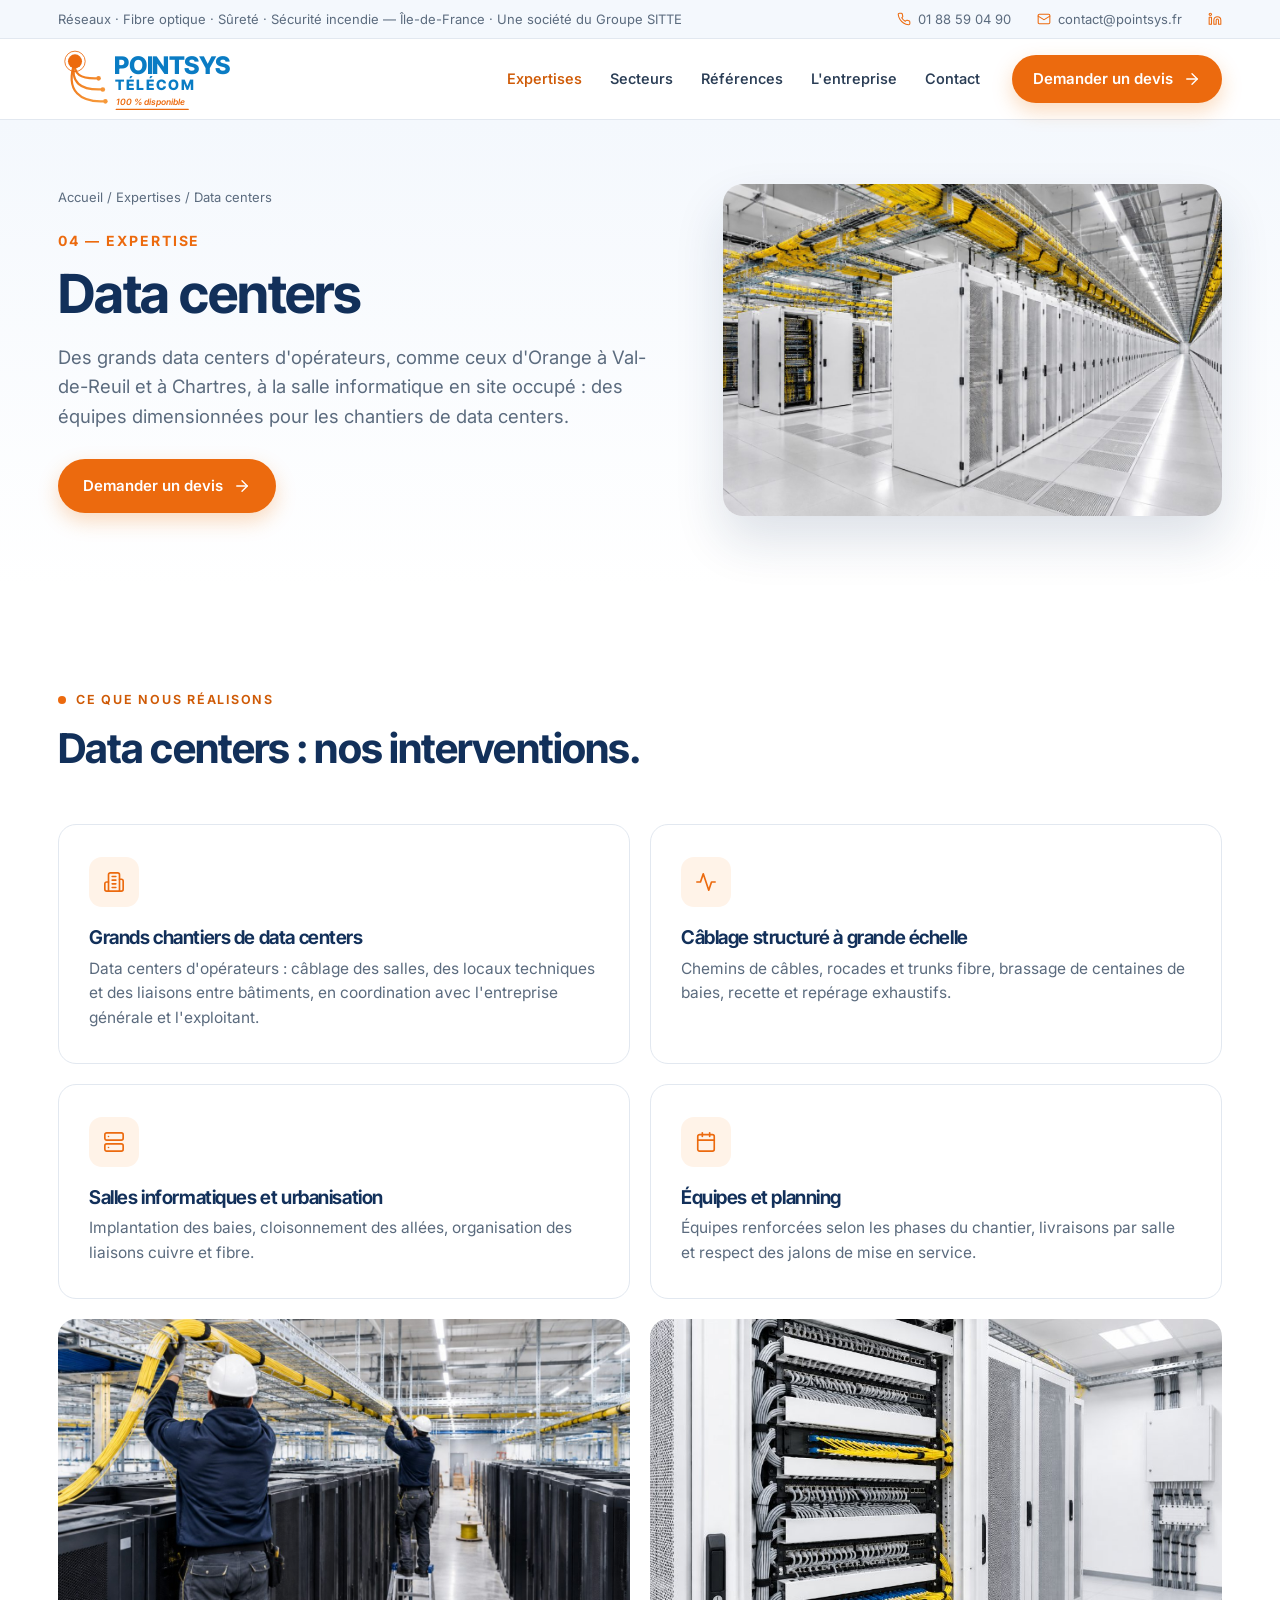
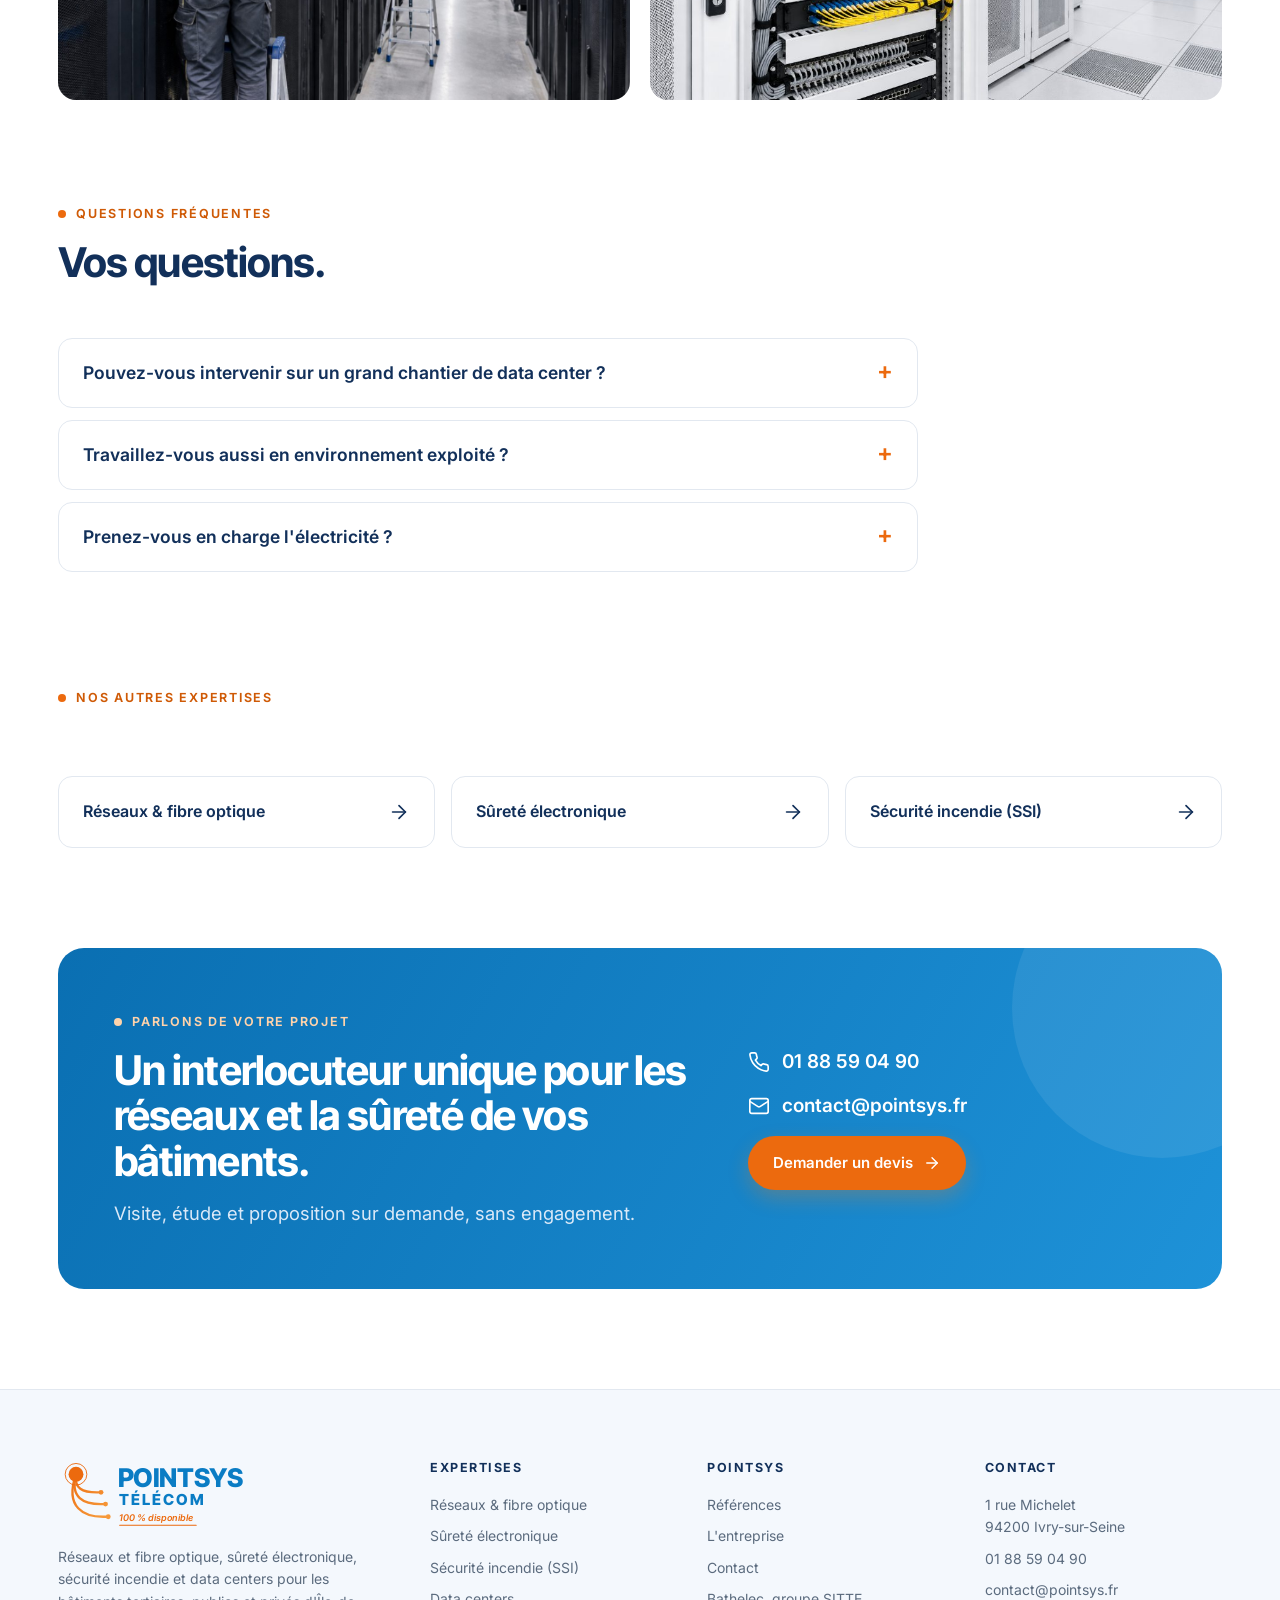
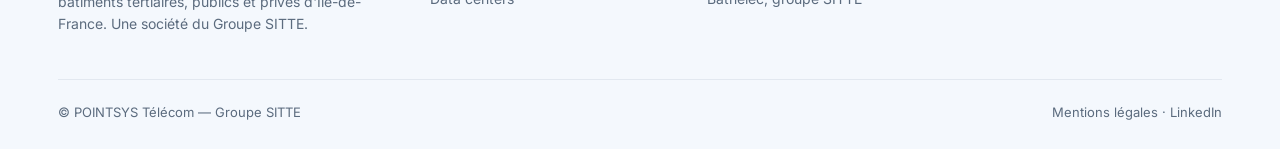
<file: expertises/data-centers.html>
<!DOCTYPE html>
<html lang="fr"><head>
<meta charset="utf-8"><meta name="viewport" content="width=device-width,initial-scale=1">
<title>Data centers | POINTSYS Télécom</title>
<meta name="description" content="Des grands data centers d&#x27;opérateurs, comme ceux d&#x27;Orange à Val-de-Reuil et à Chartres, à la salle informatique en site occupé : des équipes dimensionnées pour les chantiers de data centers.">
<link rel="canonical" href="https://www.pointsys.fr/expertises/data-centers.html">
<meta property="og:type" content="website"><meta property="og:title" content="Data centers | POINTSYS Télécom"><meta property="og:description" content="Des grands data centers d&#x27;opérateurs, comme ceux d&#x27;Orange à Val-de-Reuil et à Chartres, à la salle informatique en site occupé : des équipes dimensionnées pour les chantiers de data centers.">
<meta property="og:image" content="https://www.pointsys.fr/img/og.jpg"><meta property="og:url" content="https://www.pointsys.fr/expertises/data-centers.html"><meta property="og:locale" content="fr_FR">
<link rel="icon" type="image/svg+xml" href="../img/favicon.svg">
<link rel="preconnect" href="https://fonts.googleapis.com"><link rel="preconnect" href="https://fonts.gstatic.com" crossorigin>
<link href="https://fonts.googleapis.com/css2?family=Inter:wght@400;500;600;700&family=Inter+Tight:wght@600;700;800&display=swap" rel="stylesheet">
<link rel="stylesheet" href="../assets/style.css">
<script type="application/ld+json">{"@context": "https://schema.org", "@type": "Electrician", "name": "POINTSYS Télécom", "url": "https://www.pointsys.fr", "telephone": "+33 1 88 59 04 90", "email": "contact@pointsys.fr", "address": {"@type": "PostalAddress", "streetAddress": "1 rue Michelet", "postalCode": "94200", "addressLocality": "Ivry-sur-Seine", "addressCountry": "FR"}, "areaServed": "Île-de-France", "parentOrganization": {"@type": "Organization", "name": "Groupe SITTE"}}</script>
</head><body>
<div class="top"><div class="wrap"><span class="hide-m">Réseaux · Fibre optique · Sûreté · Sécurité incendie — Île-de-France · Une société du Groupe SITTE</span>
<div class="r"><a href="tel:+33188590490"><svg class="ic" viewBox="0 0 24 24" fill="none" stroke="currentColor" stroke-width="1.8" stroke-linecap="round" stroke-linejoin="round" aria-hidden="true"><path d="M22 16.92v3a2 2 0 0 1-2.18 2 19.79 19.79 0 0 1-8.63-3.07 19.5 19.5 0 0 1-6-6 19.79 19.79 0 0 1-3.07-8.67A2 2 0 0 1 4.11 2h3a2 2 0 0 1 2 1.72c.13.96.36 1.9.7 2.81a2 2 0 0 1-.45 2.11L8.09 9.91a16 16 0 0 0 6 6l1.27-1.27a2 2 0 0 1 2.11-.45c.91.34 1.85.57 2.81.7A2 2 0 0 1 22 16.92z"/></svg>01 88 59 04 90</a><a href="mailto:contact@pointsys.fr"><svg class="ic" viewBox="0 0 24 24" fill="none" stroke="currentColor" stroke-width="1.8" stroke-linecap="round" stroke-linejoin="round" aria-hidden="true"><rect width="20" height="16" x="2" y="4" rx="2"/><path d="m22 7-8.97 5.7a1.94 1.94 0 0 1-2.06 0L2 7"/></svg>contact@pointsys.fr</a><a href="https://www.linkedin.com/company/pointsys-telecom/" target="_blank" rel="noopener" aria-label="LinkedIn"><svg class="ic" viewBox="0 0 24 24" fill="none" stroke="currentColor" stroke-width="1.8" stroke-linecap="round" stroke-linejoin="round" aria-hidden="true"><path d="M16 8a6 6 0 0 1 6 6v7h-4v-7a2 2 0 0 0-2-2 2 2 0 0 0-2 2v7h-4v-7a6 6 0 0 1 6-6z"/><rect width="4" height="12" x="2" y="9"/><circle cx="4" cy="4" r="2"/></svg></a></div></div></div>
<header class="h"><div class="wrap">
<a class="brand" href="../index.html" aria-label="POINTSYS Télécom, accueil"><svg class="ps-logo" viewBox="0 -2 430 152" role="img" aria-label="POINTSYS Télécom — 100 % disponible" style="display:block;height:66px;width:auto"><g transform="translate(-4,2) scale(.98)"><defs><linearGradient id="gl19" gradientUnits="userSpaceOnUse" x1="14" y1="32" x2="108" y2="120"><stop offset="0" stop-color="#EC6A0E"/><stop offset="1" stop-color="#F6993A"/></linearGradient></defs><g fill="none" stroke="url(#gl19)" stroke-width="5.2" stroke-linecap="round"><path d="M44.0 32.0 C18.0 105.3 61.2 127.9 110.0 126.0"/><path d="M44.0 32.0 C30.4 83.5 59.6 99.3 104.0 98.0"/><path d="M44.0 32.0 C40.0 63.2 57.0 72.8 94.0 72.0"/></g><g fill="none" stroke="#FFE3C7" stroke-width="4.0" stroke-linecap="round"><path class="ps-sig" pathLength="100" d="M44.0 32.0 C18.0 105.3 61.2 127.9 110.0 126.0"/><path class="ps-sig" pathLength="100" d="M44.0 32.0 C30.4 83.5 59.6 99.3 104.0 98.0"/><path class="ps-sig" pathLength="100" d="M44.0 32.0 C40.0 63.2 57.0 72.8 94.0 72.0"/></g><circle class="ps-dhalo" cx="115.4" cy="126.0" r="5.4" fill="#EC6A0E"/><circle class="ps-dot" cx="115.4" cy="126.0" r="5.4" fill="url(#gl19)"/><circle class="ps-dhalo" cx="109.4" cy="98.0" r="5.4" fill="#EC6A0E"/><circle class="ps-dot" cx="109.4" cy="98.0" r="5.4" fill="url(#gl19)"/><circle class="ps-dhalo" cx="99.4" cy="72.0" r="5.4" fill="#EC6A0E"/><circle class="ps-dot" cx="99.4" cy="72.0" r="5.4" fill="url(#gl19)"/><circle class="ps-halo" cx="44" cy="32" r="17" fill="#EC6A0E"/><circle cx="44" cy="32" r="24" fill="none" stroke="#EC6A0E" stroke-width="2"/><circle class="ps-pt" cx="44" cy="32" r="16.5" fill="#EC6A0E"/></g><text x="130" y="62" font-family="Inter Tight, Inter, sans-serif" font-size="56" font-weight="800" letter-spacing="-1" fill="#0A7CC4">POINTSYS</text><text x="132" y="100" font-family="Inter Tight, Inter, sans-serif" font-size="33" font-weight="800" letter-spacing="4.6" fill="#0A7CC4">TÉLÉCOM</text><text x="133" y="134" font-family="Inter, sans-serif" font-size="20" font-weight="600" font-style="italic" fill="#EC6A0E">100 % disponible</text><path class="ps-ul" pathLength="100" d="M134 144 H300" stroke="#EC6A0E" stroke-width="2.6" stroke-linecap="round" fill="none"/></svg></a>
<nav class="m">
<div class="dd"><a href="../index.html#expertises" class="on">Expertises</a><div class="menu"><a href="../expertises/reseaux-fibre.html"><svg class="ic" viewBox="0 0 24 24" fill="none" stroke="currentColor" stroke-width="1.8" stroke-linecap="round" stroke-linejoin="round" aria-hidden="true"><path d="M2 12h4l3-9 6 18 3-9h4"/></svg><span>Réseaux & fibre optique<small>Fibre optique, câblage VDI cuivre, backbones et téléphonie pour bâtiments tertiaires.</small></span></a><a href="../expertises/surete.html"><svg class="ic" viewBox="0 0 24 24" fill="none" stroke="currentColor" stroke-width="1.8" stroke-linecap="round" stroke-linejoin="round" aria-hidden="true"><path d="M20 13c0 5-3.5 7.5-7.66 8.95a1 1 0 0 1-.67-.01C7.5 20.5 4 18 4 13V6a1 1 0 0 1 1-1c2 0 4.5-1.2 6.24-2.72a1.17 1.17 0 0 1 1.52 0C14.51 3.81 17 5 19 5a1 1 0 0 1 1 1z"/><path d="m9 12 2 2 4-4"/></svg><span>Sûreté électronique<small>Vidéoprotection, contrôle d&#x27;accès, détection d&#x27;intrusion et hypervision.</small></span></a><a href="../expertises/securite-incendie.html"><svg class="ic" viewBox="0 0 24 24" fill="none" stroke="currentColor" stroke-width="1.8" stroke-linecap="round" stroke-linejoin="round" aria-hidden="true"><path d="M8.5 14.5A2.5 2.5 0 0 0 11 12c0-1.38-.5-2-1-3-1.072-2.143-.224-4.054 2-6 .5 2.5 2 4.9 4 6.5 2 1.6 3 3.5 3 5.5a7 7 0 1 1-14 0c0-1.153.433-2.294 1-3a2.5 2.5 0 0 0 2.5 2.5z"/></svg><span>Sécurité incendie (SSI)<small>Systèmes de sécurité incendie, détection, mise en conformité et asservissements.</small></span></a><a href="../expertises/data-centers.html"><svg class="ic" viewBox="0 0 24 24" fill="none" stroke="currentColor" stroke-width="1.8" stroke-linecap="round" stroke-linejoin="round" aria-hidden="true"><rect width="20" height="8" x="2" y="2" rx="2"/><rect width="20" height="8" x="2" y="14" rx="2"/><line x1="6" x2="6.01" y1="6" y2="6"/><line x1="6" x2="6.01" y1="18" y2="18"/></svg><span>Data centers<small>Grands chantiers de data centers, salles informatiques et réseaux d&#x27;infrastructure.</small></span></a></div></div>
<a href="../index.html#secteurs">Secteurs</a>
<a href="../references.html">Références</a>
<a href="../entreprise.html">L'entreprise</a>
<a href="../contact.html">Contact</a>
<a class="btn btn-o" href="../contact.html#form">Demander un devis <svg class="ic" viewBox="0 0 24 24" fill="none" stroke="currentColor" stroke-width="1.8" stroke-linecap="round" stroke-linejoin="round" aria-hidden="true"><path d="M5 12h14"/><path d="m12 5 7 7-7 7"/></svg></a>
</nav>
<a class="callm" href="tel:+33188590490" aria-label="Appeler POINTSYS Télécom"><svg class="ic" viewBox="0 0 24 24" fill="none" stroke="currentColor" stroke-width="1.8" stroke-linecap="round" stroke-linejoin="round" aria-hidden="true"><path d="M22 16.92v3a2 2 0 0 1-2.18 2 19.79 19.79 0 0 1-8.63-3.07 19.5 19.5 0 0 1-6-6 19.79 19.79 0 0 1-3.07-8.67A2 2 0 0 1 4.11 2h3a2 2 0 0 1 2 1.72c.13.96.36 1.9.7 2.81a2 2 0 0 1-.45 2.11L8.09 9.91a16 16 0 0 0 6 6l1.27-1.27a2 2 0 0 1 2.11-.45c.91.34 1.85.57 2.81.7A2 2 0 0 1 22 16.92z"/></svg></a>
<button class="burger" aria-label="Menu"><svg class="ic" viewBox="0 0 24 24" fill="none" stroke="currentColor" stroke-width="1.8" stroke-linecap="round" stroke-linejoin="round" aria-hidden="true"><line x1="4" x2="20" y1="6" y2="6"/><line x1="4" x2="20" y1="12" y2="12"/><line x1="4" x2="20" y1="18" y2="18"/></svg></button>
</div></header>
<main>
<section class="phero"><div class="wrap"><div class="grid">
<div><div class="crumb"><a href="../index.html">Accueil</a> / <a href="../index.html#expertises">Expertises</a> / Data centers</div>
<div class="num">04 — EXPERTISE</div><h1>Data centers</h1><p>Des grands data centers d&#x27;opérateurs, comme ceux d&#x27;Orange à Val-de-Reuil et à Chartres, à la salle informatique en site occupé : des équipes dimensionnées pour les chantiers de data centers.</p>
<div style="margin-top:28px"><a class="btn btn-o" href="../contact.html#form">Demander un devis <svg class="ic" viewBox="0 0 24 24" fill="none" stroke="currentColor" stroke-width="1.8" stroke-linecap="round" stroke-linejoin="round" aria-hidden="true"><path d="M5 12h14"/><path d="m12 5 7 7-7 7"/></svg></a></div></div>
<div class="pic"><img src="../img/dc-salle.jpg" alt="Data centers"></div></div></div></section>
<section><div class="wrap"><div class="sec-head rv"><div><span class="kicker">Ce que nous réalisons</span><h2>Data centers : nos interventions.</h2></div></div>
<div class="cards4"><div class="card rv"><div class="ico"><svg class="ic" viewBox="0 0 24 24" fill="none" stroke="currentColor" stroke-width="1.8" stroke-linecap="round" stroke-linejoin="round" aria-hidden="true"><path d="M6 22V4a2 2 0 0 1 2-2h8a2 2 0 0 1 2 2v18Z"/><path d="M6 12H4a2 2 0 0 0-2 2v6a2 2 0 0 0 2 2h2"/><path d="M18 9h2a2 2 0 0 1 2 2v9a2 2 0 0 1-2 2h-2"/><path d="M10 6h4"/><path d="M10 10h4"/><path d="M10 14h4"/><path d="M10 18h4"/></svg></div><h3>Grands chantiers de data centers</h3><p>Data centers d&#x27;opérateurs : câblage des salles, des locaux techniques et des liaisons entre bâtiments, en coordination avec l&#x27;entreprise générale et l&#x27;exploitant.</p></div><div class="card rv"><div class="ico"><svg class="ic" viewBox="0 0 24 24" fill="none" stroke="currentColor" stroke-width="1.8" stroke-linecap="round" stroke-linejoin="round" aria-hidden="true"><path d="M2 12h4l3-9 6 18 3-9h4"/></svg></div><h3>Câblage structuré à grande échelle</h3><p>Chemins de câbles, rocades et trunks fibre, brassage de centaines de baies, recette et repérage exhaustifs.</p></div><div class="card rv"><div class="ico"><svg class="ic" viewBox="0 0 24 24" fill="none" stroke="currentColor" stroke-width="1.8" stroke-linecap="round" stroke-linejoin="round" aria-hidden="true"><rect width="20" height="8" x="2" y="2" rx="2"/><rect width="20" height="8" x="2" y="14" rx="2"/><line x1="6" x2="6.01" y1="6" y2="6"/><line x1="6" x2="6.01" y1="18" y2="18"/></svg></div><h3>Salles informatiques et urbanisation</h3><p>Implantation des baies, cloisonnement des allées, organisation des liaisons cuivre et fibre.</p></div><div class="card rv"><div class="ico"><svg class="ic" viewBox="0 0 24 24" fill="none" stroke="currentColor" stroke-width="1.8" stroke-linecap="round" stroke-linejoin="round" aria-hidden="true"><path d="M8 2v4"/><path d="M16 2v4"/><rect width="18" height="18" x="3" y="4" rx="2"/><path d="M3 10h18"/></svg></div><h3>Équipes et planning</h3><p>Équipes renforcées selon les phases du chantier, livraisons par salle et respect des jalons de mise en service.</p></div></div><div class="gal rv"><img src="../img/dc-equipes.jpg" alt="Data centers" loading="lazy"><img src="../img/vdi.jpg" alt="Data centers" loading="lazy"></div></div></section>
<section style="padding-top:0"><div class="wrap"><div class="sec-head rv"><div><span class="kicker">Questions fréquentes</span><h2>Vos questions.</h2></div></div>
<div class="faq rv"><details><summary>Pouvez-vous intervenir sur un grand chantier de data center ?</summary><p>Oui. Nous mobilisons des équipes dimensionnées selon les phases, avec un encadrement dédié et une recette salle par salle.</p></details><details><summary>Travaillez-vous aussi en environnement exploité ?</summary><p>Oui, nous aménageons depuis plus de dix ans des salles informatiques et réseaux pour un grand opérateur télécom, dans les fenêtres validées avec l&#x27;exploitant.</p></details><details><summary>Prenez-vous en charge l&#x27;électricité ?</summary><p>Oui, les courants forts associés sont réalisés avec nos équipes ou celles de Bathelec, au sein du Groupe SITTE.</p></details></div></div></section>
<section style="padding-top:0"><div class="wrap"><div class="sec-head"><div><span class="kicker">Nos autres expertises</span></div></div><div class="other"><a href="reseaux-fibre.html">Réseaux & fibre optique <svg class="ic" viewBox="0 0 24 24" fill="none" stroke="currentColor" stroke-width="1.8" stroke-linecap="round" stroke-linejoin="round" aria-hidden="true"><path d="M5 12h14"/><path d="m12 5 7 7-7 7"/></svg></a><a href="surete.html">Sûreté électronique <svg class="ic" viewBox="0 0 24 24" fill="none" stroke="currentColor" stroke-width="1.8" stroke-linecap="round" stroke-linejoin="round" aria-hidden="true"><path d="M5 12h14"/><path d="m12 5 7 7-7 7"/></svg></a><a href="securite-incendie.html">Sécurité incendie (SSI) <svg class="ic" viewBox="0 0 24 24" fill="none" stroke="currentColor" stroke-width="1.8" stroke-linecap="round" stroke-linejoin="round" aria-hidden="true"><path d="M5 12h14"/><path d="m12 5 7 7-7 7"/></svg></a></div></div></section>
<section class="cta"><div class="wrap"><div class="box">
<div class="rv"><span class="kicker">Parlons de votre projet</span><h2>Un interlocuteur unique pour les réseaux et la sûreté de vos bâtiments.</h2>
<p class="lead">Visite, étude et proposition sur demande, sans engagement.</p></div>
<div class="contact-l rv"><a class="t" href="tel:+33188590490"><svg class="ic" viewBox="0 0 24 24" fill="none" stroke="currentColor" stroke-width="1.8" stroke-linecap="round" stroke-linejoin="round" aria-hidden="true"><path d="M22 16.92v3a2 2 0 0 1-2.18 2 19.79 19.79 0 0 1-8.63-3.07 19.5 19.5 0 0 1-6-6 19.79 19.79 0 0 1-3.07-8.67A2 2 0 0 1 4.11 2h3a2 2 0 0 1 2 1.72c.13.96.36 1.9.7 2.81a2 2 0 0 1-.45 2.11L8.09 9.91a16 16 0 0 0 6 6l1.27-1.27a2 2 0 0 1 2.11-.45c.91.34 1.85.57 2.81.7A2 2 0 0 1 22 16.92z"/></svg>01 88 59 04 90</a><a class="t" href="mailto:contact@pointsys.fr"><svg class="ic" viewBox="0 0 24 24" fill="none" stroke="currentColor" stroke-width="1.8" stroke-linecap="round" stroke-linejoin="round" aria-hidden="true"><rect width="20" height="16" x="2" y="4" rx="2"/><path d="m22 7-8.97 5.7a1.94 1.94 0 0 1-2.06 0L2 7"/></svg>contact@pointsys.fr</a>
<a class="btn btn-o" href="../contact.html#form">Demander un devis <svg class="ic" viewBox="0 0 24 24" fill="none" stroke="currentColor" stroke-width="1.8" stroke-linecap="round" stroke-linejoin="round" aria-hidden="true"><path d="M5 12h14"/><path d="m12 5 7 7-7 7"/></svg></a></div>
</div></div></section>
</main>
<footer><div class="wrap">
<div class="cols">
<div><a class="brand" href="../index.html" aria-label="POINTSYS Télécom, accueil"><svg class="ps-logo" viewBox="0 -2 430 152" role="img" aria-label="POINTSYS Télécom — 100 % disponible" style="display:block;height:66px;width:auto"><g transform="translate(-4,2) scale(.98)"><defs><linearGradient id="gl20" gradientUnits="userSpaceOnUse" x1="14" y1="32" x2="108" y2="120"><stop offset="0" stop-color="#EC6A0E"/><stop offset="1" stop-color="#F6993A"/></linearGradient></defs><g fill="none" stroke="url(#gl20)" stroke-width="5.2" stroke-linecap="round"><path d="M44.0 32.0 C18.0 105.3 61.2 127.9 110.0 126.0"/><path d="M44.0 32.0 C30.4 83.5 59.6 99.3 104.0 98.0"/><path d="M44.0 32.0 C40.0 63.2 57.0 72.8 94.0 72.0"/></g><g fill="none" stroke="#FFE3C7" stroke-width="4.0" stroke-linecap="round"><path class="ps-sig" pathLength="100" d="M44.0 32.0 C18.0 105.3 61.2 127.9 110.0 126.0"/><path class="ps-sig" pathLength="100" d="M44.0 32.0 C30.4 83.5 59.6 99.3 104.0 98.0"/><path class="ps-sig" pathLength="100" d="M44.0 32.0 C40.0 63.2 57.0 72.8 94.0 72.0"/></g><circle class="ps-dhalo" cx="115.4" cy="126.0" r="5.4" fill="#EC6A0E"/><circle class="ps-dot" cx="115.4" cy="126.0" r="5.4" fill="url(#gl20)"/><circle class="ps-dhalo" cx="109.4" cy="98.0" r="5.4" fill="#EC6A0E"/><circle class="ps-dot" cx="109.4" cy="98.0" r="5.4" fill="url(#gl20)"/><circle class="ps-dhalo" cx="99.4" cy="72.0" r="5.4" fill="#EC6A0E"/><circle class="ps-dot" cx="99.4" cy="72.0" r="5.4" fill="url(#gl20)"/><circle class="ps-halo" cx="44" cy="32" r="17" fill="#EC6A0E"/><circle cx="44" cy="32" r="24" fill="none" stroke="#EC6A0E" stroke-width="2"/><circle class="ps-pt" cx="44" cy="32" r="16.5" fill="#EC6A0E"/></g><text x="130" y="62" font-family="Inter Tight, Inter, sans-serif" font-size="56" font-weight="800" letter-spacing="-1" fill="#0A7CC4">POINTSYS</text><text x="132" y="100" font-family="Inter Tight, Inter, sans-serif" font-size="33" font-weight="800" letter-spacing="4.6" fill="#0A7CC4">TÉLÉCOM</text><text x="133" y="134" font-family="Inter, sans-serif" font-size="20" font-weight="600" font-style="italic" fill="#EC6A0E">100 % disponible</text><path class="ps-ul" pathLength="100" d="M134 144 H300" stroke="#EC6A0E" stroke-width="2.6" stroke-linecap="round" fill="none"/></svg></a><p>Réseaux et fibre optique, sûreté électronique, sécurité incendie et data centers pour les bâtiments tertiaires, publics et privés d'Île-de-France. Une société du Groupe SITTE.</p></div>
<div><h4>Expertises</h4><ul><li><a href="../expertises/reseaux-fibre.html">Réseaux & fibre optique</a></li><li><a href="../expertises/surete.html">Sûreté électronique</a></li><li><a href="../expertises/securite-incendie.html">Sécurité incendie (SSI)</a></li><li><a href="../expertises/data-centers.html">Data centers</a></li></ul></div>
<div><h4>POINTSYS</h4><ul><li><a href="../references.html">Références</a></li><li><a href="../entreprise.html">L'entreprise</a></li><li><a href="../contact.html">Contact</a></li><li><a href="https://www.bathelec.fr" target="_blank" rel="noopener">Bathelec, groupe SITTE</a></li></ul></div>
<div><h4>Contact</h4><ul><li>1 rue Michelet<br>94200 Ivry-sur-Seine</li><li><a href="tel:+33188590490">01 88 59 04 90</a></li><li><a href="mailto:contact@pointsys.fr">contact@pointsys.fr</a></li></ul></div>
</div>
<div class="bot"><span>© POINTSYS Télécom — Groupe SITTE</span><span><a href="../mentions-legales.html">Mentions légales</a> · <a href="https://www.linkedin.com/company/pointsys-telecom/" target="_blank" rel="noopener">LinkedIn</a></span></div>
</div></footer>
<script>
try{history.scrollRestoration='manual'}catch(e){}
function toTop(){try{window.scrollTo(0,0);document.documentElement.scrollIntoView({block:'start'})}catch(e){}}
if(!location.hash){toTop();addEventListener('DOMContentLoaded',toTop);addEventListener('load',()=>{toTop();setTimeout(toTop,150)})}
document.querySelector('.burger')?.addEventListener('click',()=>document.querySelector('nav.m').classList.toggle('open'));
document.querySelectorAll('nav.m a').forEach(a=>a.addEventListener('click',()=>document.querySelector('nav.m').classList.remove('open')));
const io=new IntersectionObserver(es=>es.forEach(x=>{if(x.isIntersecting){x.target.classList.add('in');io.unobserve(x.target)}}),{threshold:.12});
document.querySelectorAll('.rv').forEach(el=>io.observe(el));
</script>
</body></html>
</file>
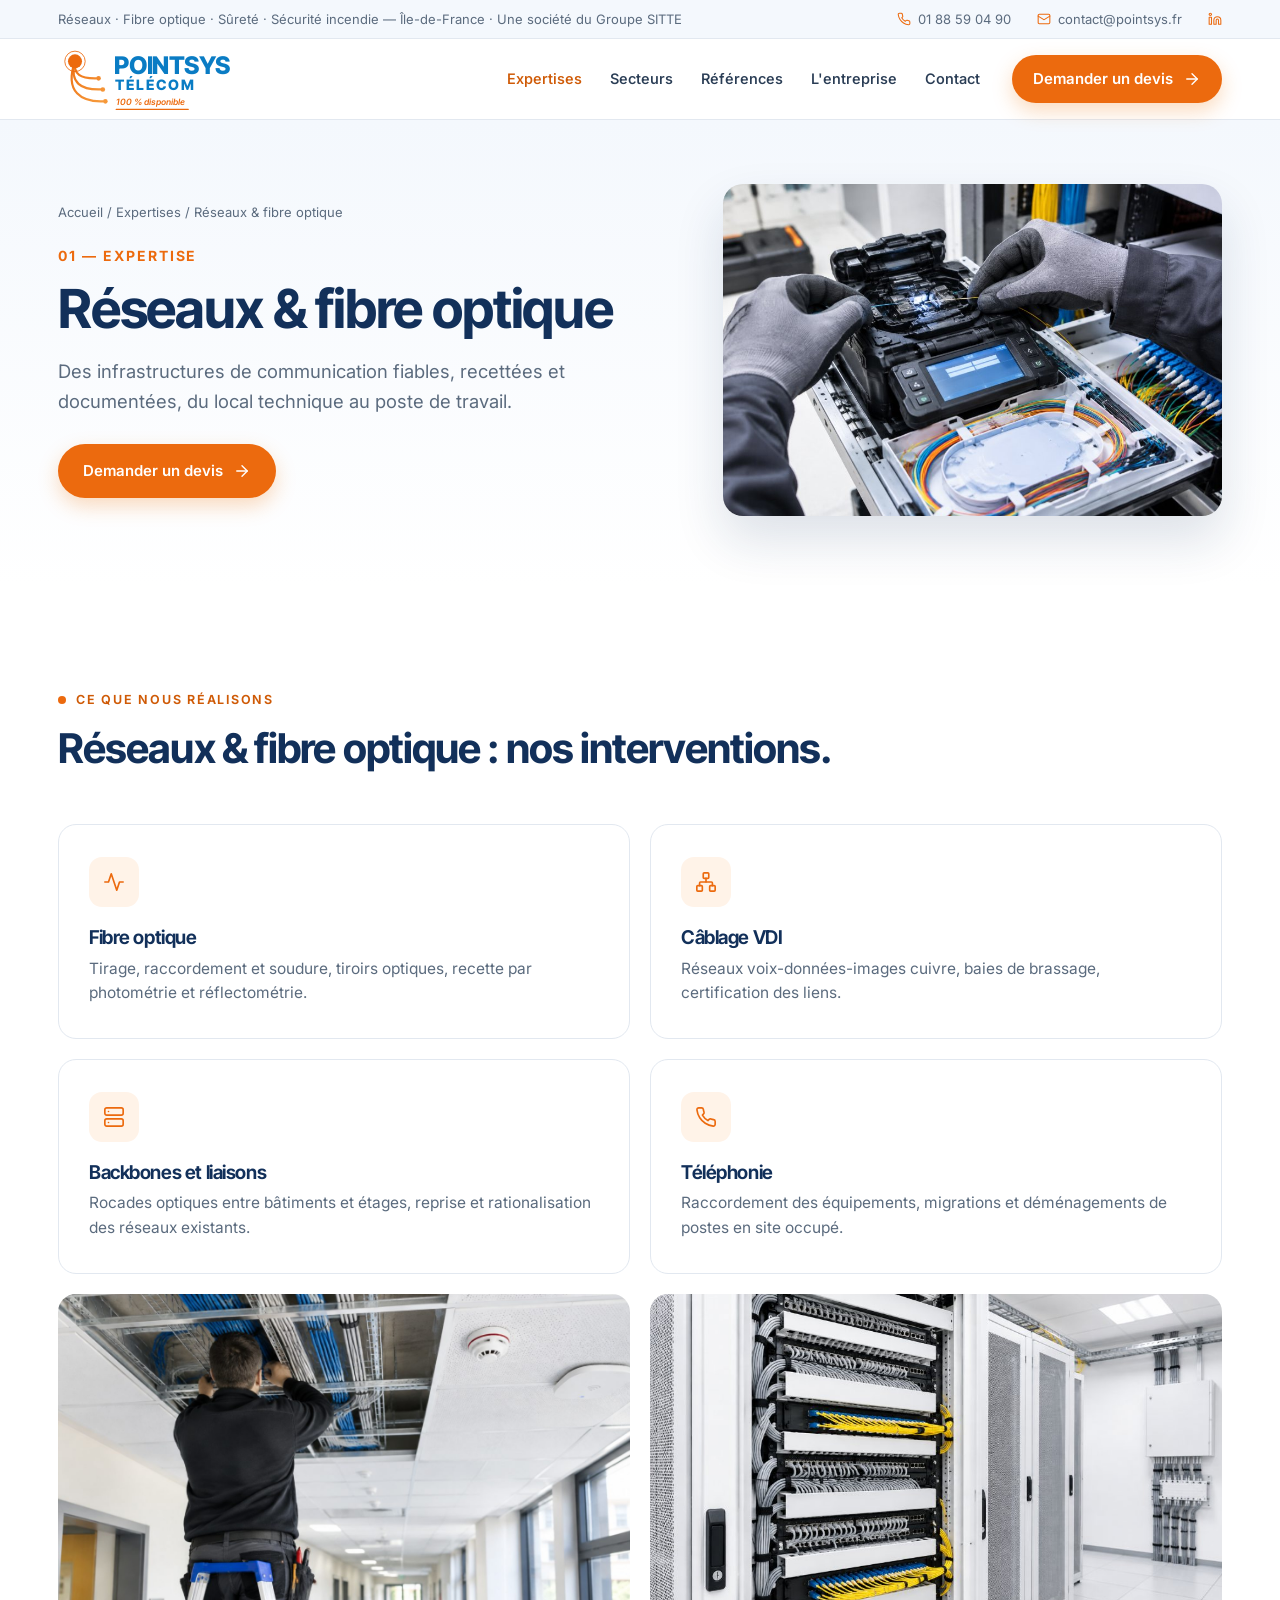
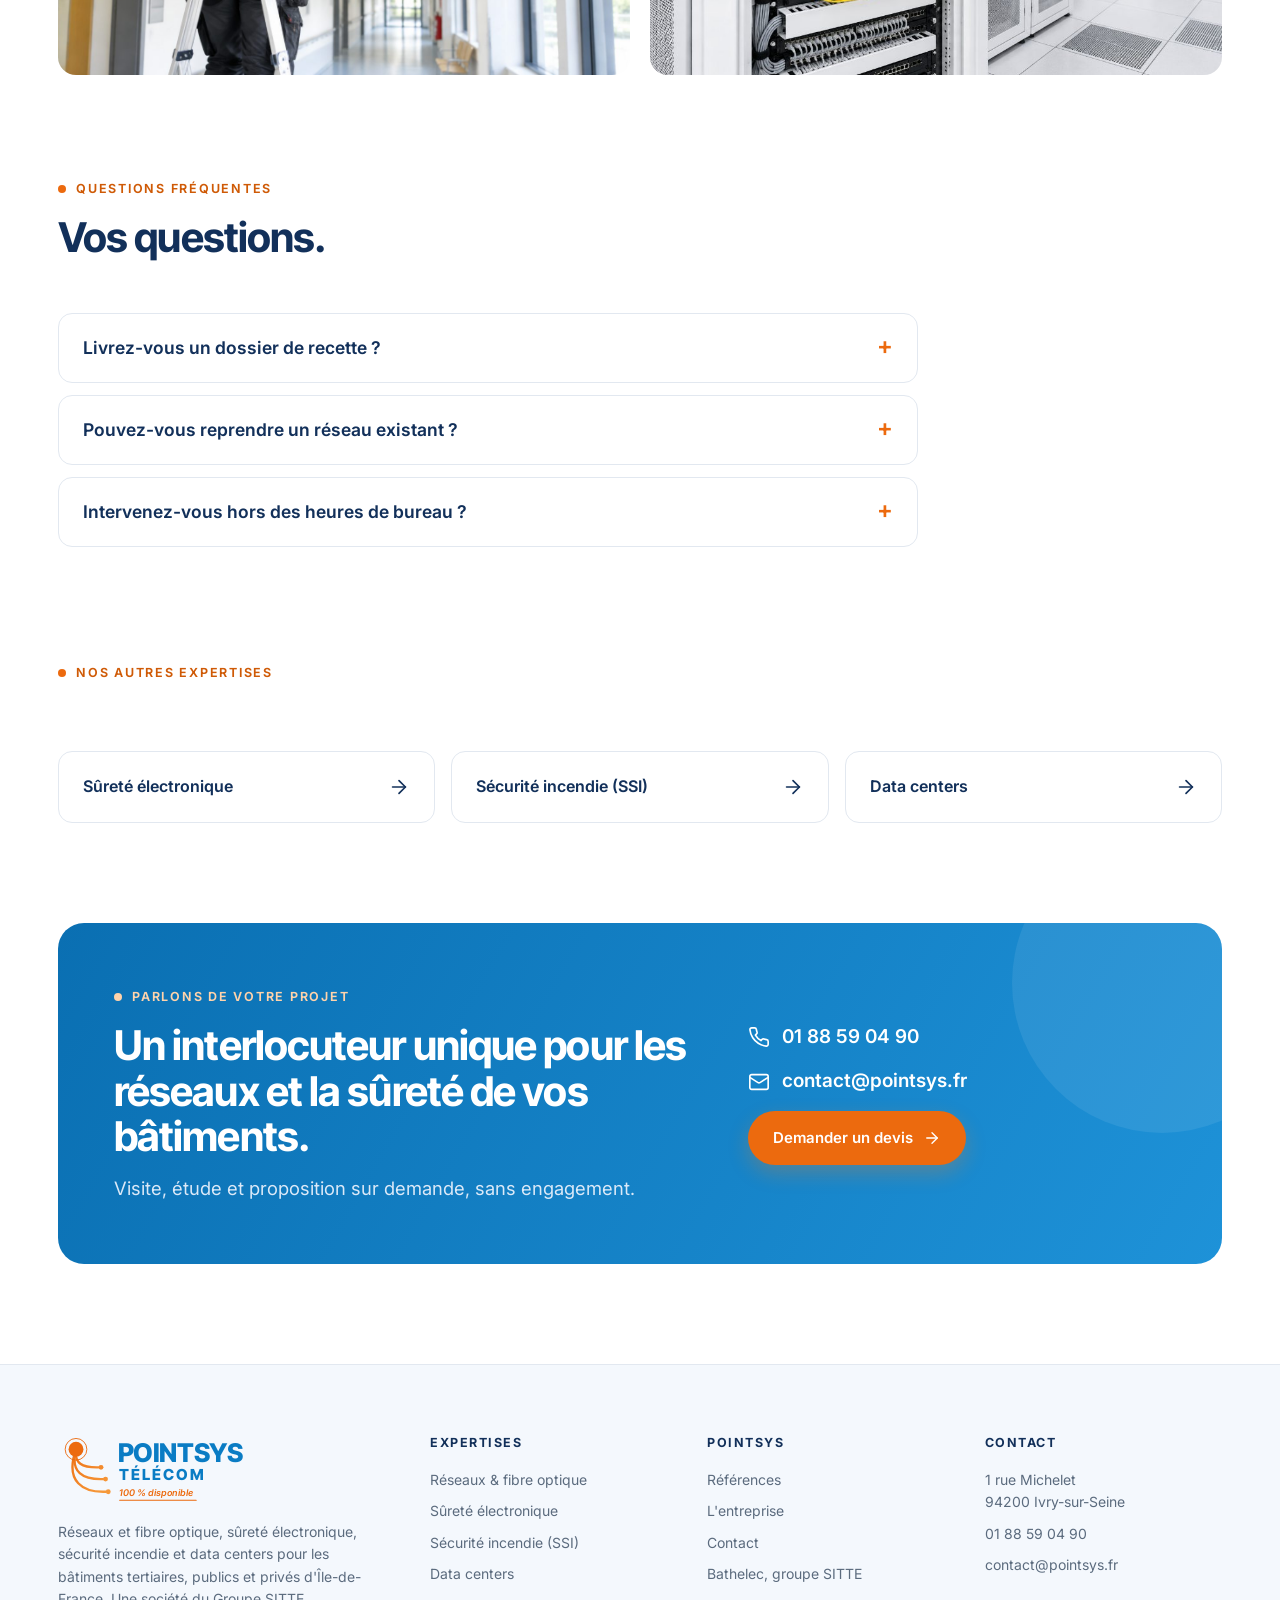
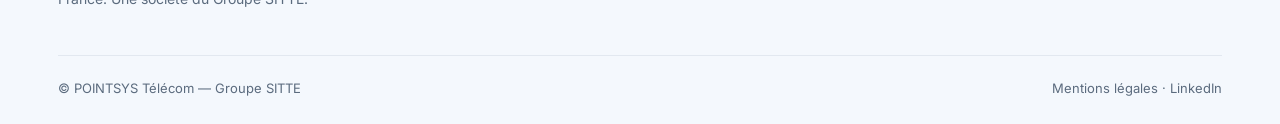
<file: expertises/reseaux-fibre.html>
<!DOCTYPE html>
<html lang="fr"><head>
<meta charset="utf-8"><meta name="viewport" content="width=device-width,initial-scale=1">
<title>Réseaux &amp; fibre optique | POINTSYS Télécom</title>
<meta name="description" content="Des infrastructures de communication fiables, recettées et documentées, du local technique au poste de travail.">
<link rel="canonical" href="https://www.pointsys.fr/expertises/reseaux-fibre.html">
<meta property="og:type" content="website"><meta property="og:title" content="Réseaux &amp; fibre optique | POINTSYS Télécom"><meta property="og:description" content="Des infrastructures de communication fiables, recettées et documentées, du local technique au poste de travail.">
<meta property="og:image" content="https://www.pointsys.fr/img/og.jpg"><meta property="og:url" content="https://www.pointsys.fr/expertises/reseaux-fibre.html"><meta property="og:locale" content="fr_FR">
<link rel="icon" type="image/svg+xml" href="../img/favicon.svg">
<link rel="preconnect" href="https://fonts.googleapis.com"><link rel="preconnect" href="https://fonts.gstatic.com" crossorigin>
<link href="https://fonts.googleapis.com/css2?family=Inter:wght@400;500;600;700&family=Inter+Tight:wght@600;700;800&display=swap" rel="stylesheet">
<link rel="stylesheet" href="../assets/style.css">
<script type="application/ld+json">{"@context": "https://schema.org", "@type": "Electrician", "name": "POINTSYS Télécom", "url": "https://www.pointsys.fr", "telephone": "+33 1 88 59 04 90", "email": "contact@pointsys.fr", "address": {"@type": "PostalAddress", "streetAddress": "1 rue Michelet", "postalCode": "94200", "addressLocality": "Ivry-sur-Seine", "addressCountry": "FR"}, "areaServed": "Île-de-France", "parentOrganization": {"@type": "Organization", "name": "Groupe SITTE"}}</script>
</head><body>
<div class="top"><div class="wrap"><span class="hide-m">Réseaux · Fibre optique · Sûreté · Sécurité incendie — Île-de-France · Une société du Groupe SITTE</span>
<div class="r"><a href="tel:+33188590490"><svg class="ic" viewBox="0 0 24 24" fill="none" stroke="currentColor" stroke-width="1.8" stroke-linecap="round" stroke-linejoin="round" aria-hidden="true"><path d="M22 16.92v3a2 2 0 0 1-2.18 2 19.79 19.79 0 0 1-8.63-3.07 19.5 19.5 0 0 1-6-6 19.79 19.79 0 0 1-3.07-8.67A2 2 0 0 1 4.11 2h3a2 2 0 0 1 2 1.72c.13.96.36 1.9.7 2.81a2 2 0 0 1-.45 2.11L8.09 9.91a16 16 0 0 0 6 6l1.27-1.27a2 2 0 0 1 2.11-.45c.91.34 1.85.57 2.81.7A2 2 0 0 1 22 16.92z"/></svg>01 88 59 04 90</a><a href="mailto:contact@pointsys.fr"><svg class="ic" viewBox="0 0 24 24" fill="none" stroke="currentColor" stroke-width="1.8" stroke-linecap="round" stroke-linejoin="round" aria-hidden="true"><rect width="20" height="16" x="2" y="4" rx="2"/><path d="m22 7-8.97 5.7a1.94 1.94 0 0 1-2.06 0L2 7"/></svg>contact@pointsys.fr</a><a href="https://www.linkedin.com/company/pointsys-telecom/" target="_blank" rel="noopener" aria-label="LinkedIn"><svg class="ic" viewBox="0 0 24 24" fill="none" stroke="currentColor" stroke-width="1.8" stroke-linecap="round" stroke-linejoin="round" aria-hidden="true"><path d="M16 8a6 6 0 0 1 6 6v7h-4v-7a2 2 0 0 0-2-2 2 2 0 0 0-2 2v7h-4v-7a6 6 0 0 1 6-6z"/><rect width="4" height="12" x="2" y="9"/><circle cx="4" cy="4" r="2"/></svg></a></div></div></div>
<header class="h"><div class="wrap">
<a class="brand" href="../index.html" aria-label="POINTSYS Télécom, accueil"><svg class="ps-logo" viewBox="0 -2 430 152" role="img" aria-label="POINTSYS Télécom — 100 % disponible" style="display:block;height:66px;width:auto"><g transform="translate(-4,2) scale(.98)"><defs><linearGradient id="gl13" gradientUnits="userSpaceOnUse" x1="14" y1="32" x2="108" y2="120"><stop offset="0" stop-color="#EC6A0E"/><stop offset="1" stop-color="#F6993A"/></linearGradient></defs><g fill="none" stroke="url(#gl13)" stroke-width="5.2" stroke-linecap="round"><path d="M44.0 32.0 C18.0 105.3 61.2 127.9 110.0 126.0"/><path d="M44.0 32.0 C30.4 83.5 59.6 99.3 104.0 98.0"/><path d="M44.0 32.0 C40.0 63.2 57.0 72.8 94.0 72.0"/></g><g fill="none" stroke="#FFE3C7" stroke-width="4.0" stroke-linecap="round"><path class="ps-sig" pathLength="100" d="M44.0 32.0 C18.0 105.3 61.2 127.9 110.0 126.0"/><path class="ps-sig" pathLength="100" d="M44.0 32.0 C30.4 83.5 59.6 99.3 104.0 98.0"/><path class="ps-sig" pathLength="100" d="M44.0 32.0 C40.0 63.2 57.0 72.8 94.0 72.0"/></g><circle class="ps-dhalo" cx="115.4" cy="126.0" r="5.4" fill="#EC6A0E"/><circle class="ps-dot" cx="115.4" cy="126.0" r="5.4" fill="url(#gl13)"/><circle class="ps-dhalo" cx="109.4" cy="98.0" r="5.4" fill="#EC6A0E"/><circle class="ps-dot" cx="109.4" cy="98.0" r="5.4" fill="url(#gl13)"/><circle class="ps-dhalo" cx="99.4" cy="72.0" r="5.4" fill="#EC6A0E"/><circle class="ps-dot" cx="99.4" cy="72.0" r="5.4" fill="url(#gl13)"/><circle class="ps-halo" cx="44" cy="32" r="17" fill="#EC6A0E"/><circle cx="44" cy="32" r="24" fill="none" stroke="#EC6A0E" stroke-width="2"/><circle class="ps-pt" cx="44" cy="32" r="16.5" fill="#EC6A0E"/></g><text x="130" y="62" font-family="Inter Tight, Inter, sans-serif" font-size="56" font-weight="800" letter-spacing="-1" fill="#0A7CC4">POINTSYS</text><text x="132" y="100" font-family="Inter Tight, Inter, sans-serif" font-size="33" font-weight="800" letter-spacing="4.6" fill="#0A7CC4">TÉLÉCOM</text><text x="133" y="134" font-family="Inter, sans-serif" font-size="20" font-weight="600" font-style="italic" fill="#EC6A0E">100 % disponible</text><path class="ps-ul" pathLength="100" d="M134 144 H300" stroke="#EC6A0E" stroke-width="2.6" stroke-linecap="round" fill="none"/></svg></a>
<nav class="m">
<div class="dd"><a href="../index.html#expertises" class="on">Expertises</a><div class="menu"><a href="../expertises/reseaux-fibre.html"><svg class="ic" viewBox="0 0 24 24" fill="none" stroke="currentColor" stroke-width="1.8" stroke-linecap="round" stroke-linejoin="round" aria-hidden="true"><path d="M2 12h4l3-9 6 18 3-9h4"/></svg><span>Réseaux & fibre optique<small>Fibre optique, câblage VDI cuivre, backbones et téléphonie pour bâtiments tertiaires.</small></span></a><a href="../expertises/surete.html"><svg class="ic" viewBox="0 0 24 24" fill="none" stroke="currentColor" stroke-width="1.8" stroke-linecap="round" stroke-linejoin="round" aria-hidden="true"><path d="M20 13c0 5-3.5 7.5-7.66 8.95a1 1 0 0 1-.67-.01C7.5 20.5 4 18 4 13V6a1 1 0 0 1 1-1c2 0 4.5-1.2 6.24-2.72a1.17 1.17 0 0 1 1.52 0C14.51 3.81 17 5 19 5a1 1 0 0 1 1 1z"/><path d="m9 12 2 2 4-4"/></svg><span>Sûreté électronique<small>Vidéoprotection, contrôle d&#x27;accès, détection d&#x27;intrusion et hypervision.</small></span></a><a href="../expertises/securite-incendie.html"><svg class="ic" viewBox="0 0 24 24" fill="none" stroke="currentColor" stroke-width="1.8" stroke-linecap="round" stroke-linejoin="round" aria-hidden="true"><path d="M8.5 14.5A2.5 2.5 0 0 0 11 12c0-1.38-.5-2-1-3-1.072-2.143-.224-4.054 2-6 .5 2.5 2 4.9 4 6.5 2 1.6 3 3.5 3 5.5a7 7 0 1 1-14 0c0-1.153.433-2.294 1-3a2.5 2.5 0 0 0 2.5 2.5z"/></svg><span>Sécurité incendie (SSI)<small>Systèmes de sécurité incendie, détection, mise en conformité et asservissements.</small></span></a><a href="../expertises/data-centers.html"><svg class="ic" viewBox="0 0 24 24" fill="none" stroke="currentColor" stroke-width="1.8" stroke-linecap="round" stroke-linejoin="round" aria-hidden="true"><rect width="20" height="8" x="2" y="2" rx="2"/><rect width="20" height="8" x="2" y="14" rx="2"/><line x1="6" x2="6.01" y1="6" y2="6"/><line x1="6" x2="6.01" y1="18" y2="18"/></svg><span>Data centers<small>Grands chantiers de data centers, salles informatiques et réseaux d&#x27;infrastructure.</small></span></a></div></div>
<a href="../index.html#secteurs">Secteurs</a>
<a href="../references.html">Références</a>
<a href="../entreprise.html">L'entreprise</a>
<a href="../contact.html">Contact</a>
<a class="btn btn-o" href="../contact.html#form">Demander un devis <svg class="ic" viewBox="0 0 24 24" fill="none" stroke="currentColor" stroke-width="1.8" stroke-linecap="round" stroke-linejoin="round" aria-hidden="true"><path d="M5 12h14"/><path d="m12 5 7 7-7 7"/></svg></a>
</nav>
<a class="callm" href="tel:+33188590490" aria-label="Appeler POINTSYS Télécom"><svg class="ic" viewBox="0 0 24 24" fill="none" stroke="currentColor" stroke-width="1.8" stroke-linecap="round" stroke-linejoin="round" aria-hidden="true"><path d="M22 16.92v3a2 2 0 0 1-2.18 2 19.79 19.79 0 0 1-8.63-3.07 19.5 19.5 0 0 1-6-6 19.79 19.79 0 0 1-3.07-8.67A2 2 0 0 1 4.11 2h3a2 2 0 0 1 2 1.72c.13.96.36 1.9.7 2.81a2 2 0 0 1-.45 2.11L8.09 9.91a16 16 0 0 0 6 6l1.27-1.27a2 2 0 0 1 2.11-.45c.91.34 1.85.57 2.81.7A2 2 0 0 1 22 16.92z"/></svg></a>
<button class="burger" aria-label="Menu"><svg class="ic" viewBox="0 0 24 24" fill="none" stroke="currentColor" stroke-width="1.8" stroke-linecap="round" stroke-linejoin="round" aria-hidden="true"><line x1="4" x2="20" y1="6" y2="6"/><line x1="4" x2="20" y1="12" y2="12"/><line x1="4" x2="20" y1="18" y2="18"/></svg></button>
</div></header>
<main>
<section class="phero"><div class="wrap"><div class="grid">
<div><div class="crumb"><a href="../index.html">Accueil</a> / <a href="../index.html#expertises">Expertises</a> / Réseaux & fibre optique</div>
<div class="num">01 — EXPERTISE</div><h1>Réseaux & fibre optique</h1><p>Des infrastructures de communication fiables, recettées et documentées, du local technique au poste de travail.</p>
<div style="margin-top:28px"><a class="btn btn-o" href="../contact.html#form">Demander un devis <svg class="ic" viewBox="0 0 24 24" fill="none" stroke="currentColor" stroke-width="1.8" stroke-linecap="round" stroke-linejoin="round" aria-hidden="true"><path d="M5 12h14"/><path d="m12 5 7 7-7 7"/></svg></a></div></div>
<div class="pic"><img src="../img/fibre.jpg" alt="Réseaux &amp; fibre optique"></div></div></div></section>
<section><div class="wrap"><div class="sec-head rv"><div><span class="kicker">Ce que nous réalisons</span><h2>Réseaux & fibre optique : nos interventions.</h2></div></div>
<div class="cards4"><div class="card rv"><div class="ico"><svg class="ic" viewBox="0 0 24 24" fill="none" stroke="currentColor" stroke-width="1.8" stroke-linecap="round" stroke-linejoin="round" aria-hidden="true"><path d="M2 12h4l3-9 6 18 3-9h4"/></svg></div><h3>Fibre optique</h3><p>Tirage, raccordement et soudure, tiroirs optiques, recette par photométrie et réflectométrie.</p></div><div class="card rv"><div class="ico"><svg class="ic" viewBox="0 0 24 24" fill="none" stroke="currentColor" stroke-width="1.8" stroke-linecap="round" stroke-linejoin="round" aria-hidden="true"><rect x="16" y="16" width="6" height="6" rx="1"/><rect x="2" y="16" width="6" height="6" rx="1"/><rect x="9" y="2" width="6" height="6" rx="1"/><path d="M5 16v-3a1 1 0 0 1 1-1h12a1 1 0 0 1 1 1v3"/><path d="M12 12V8"/></svg></div><h3>Câblage VDI</h3><p>Réseaux voix-données-images cuivre, baies de brassage, certification des liens.</p></div><div class="card rv"><div class="ico"><svg class="ic" viewBox="0 0 24 24" fill="none" stroke="currentColor" stroke-width="1.8" stroke-linecap="round" stroke-linejoin="round" aria-hidden="true"><rect width="20" height="8" x="2" y="2" rx="2"/><rect width="20" height="8" x="2" y="14" rx="2"/><line x1="6" x2="6.01" y1="6" y2="6"/><line x1="6" x2="6.01" y1="18" y2="18"/></svg></div><h3>Backbones et liaisons</h3><p>Rocades optiques entre bâtiments et étages, reprise et rationalisation des réseaux existants.</p></div><div class="card rv"><div class="ico"><svg class="ic" viewBox="0 0 24 24" fill="none" stroke="currentColor" stroke-width="1.8" stroke-linecap="round" stroke-linejoin="round" aria-hidden="true"><path d="M22 16.92v3a2 2 0 0 1-2.18 2 19.79 19.79 0 0 1-8.63-3.07 19.5 19.5 0 0 1-6-6 19.79 19.79 0 0 1-3.07-8.67A2 2 0 0 1 4.11 2h3a2 2 0 0 1 2 1.72c.13.96.36 1.9.7 2.81a2 2 0 0 1-.45 2.11L8.09 9.91a16 16 0 0 0 6 6l1.27-1.27a2 2 0 0 1 2.11-.45c.91.34 1.85.57 2.81.7A2 2 0 0 1 22 16.92z"/></svg></div><h3>Téléphonie</h3><p>Raccordement des équipements, migrations et déménagements de postes en site occupé.</p></div></div><div class="gal rv"><img src="../img/cf-erp.jpg" alt="Réseaux &amp; fibre optique" loading="lazy"><img src="../img/vdi.jpg" alt="Réseaux &amp; fibre optique" loading="lazy"></div></div></section>
<section style="padding-top:0"><div class="wrap"><div class="sec-head rv"><div><span class="kicker">Questions fréquentes</span><h2>Vos questions.</h2></div></div>
<div class="faq rv"><details><summary>Livrez-vous un dossier de recette ?</summary><p>Oui : plans de repérage, cahiers de mesures et dossier des ouvrages exécutés sont remis à la réception.</p></details><details><summary>Pouvez-vous reprendre un réseau existant ?</summary><p>Oui. Nous auditons l&#x27;existant, conservons ce qui peut l&#x27;être et remettons l&#x27;ensemble à niveau.</p></details><details><summary>Intervenez-vous hors des heures de bureau ?</summary><p>Oui, lorsque l&#x27;activité du site l&#x27;exige, les coupures sont planifiées le soir ou le week-end.</p></details></div></div></section>
<section style="padding-top:0"><div class="wrap"><div class="sec-head"><div><span class="kicker">Nos autres expertises</span></div></div><div class="other"><a href="surete.html">Sûreté électronique <svg class="ic" viewBox="0 0 24 24" fill="none" stroke="currentColor" stroke-width="1.8" stroke-linecap="round" stroke-linejoin="round" aria-hidden="true"><path d="M5 12h14"/><path d="m12 5 7 7-7 7"/></svg></a><a href="securite-incendie.html">Sécurité incendie (SSI) <svg class="ic" viewBox="0 0 24 24" fill="none" stroke="currentColor" stroke-width="1.8" stroke-linecap="round" stroke-linejoin="round" aria-hidden="true"><path d="M5 12h14"/><path d="m12 5 7 7-7 7"/></svg></a><a href="data-centers.html">Data centers <svg class="ic" viewBox="0 0 24 24" fill="none" stroke="currentColor" stroke-width="1.8" stroke-linecap="round" stroke-linejoin="round" aria-hidden="true"><path d="M5 12h14"/><path d="m12 5 7 7-7 7"/></svg></a></div></div></section>
<section class="cta"><div class="wrap"><div class="box">
<div class="rv"><span class="kicker">Parlons de votre projet</span><h2>Un interlocuteur unique pour les réseaux et la sûreté de vos bâtiments.</h2>
<p class="lead">Visite, étude et proposition sur demande, sans engagement.</p></div>
<div class="contact-l rv"><a class="t" href="tel:+33188590490"><svg class="ic" viewBox="0 0 24 24" fill="none" stroke="currentColor" stroke-width="1.8" stroke-linecap="round" stroke-linejoin="round" aria-hidden="true"><path d="M22 16.92v3a2 2 0 0 1-2.18 2 19.79 19.79 0 0 1-8.63-3.07 19.5 19.5 0 0 1-6-6 19.79 19.79 0 0 1-3.07-8.67A2 2 0 0 1 4.11 2h3a2 2 0 0 1 2 1.72c.13.96.36 1.9.7 2.81a2 2 0 0 1-.45 2.11L8.09 9.91a16 16 0 0 0 6 6l1.27-1.27a2 2 0 0 1 2.11-.45c.91.34 1.85.57 2.81.7A2 2 0 0 1 22 16.92z"/></svg>01 88 59 04 90</a><a class="t" href="mailto:contact@pointsys.fr"><svg class="ic" viewBox="0 0 24 24" fill="none" stroke="currentColor" stroke-width="1.8" stroke-linecap="round" stroke-linejoin="round" aria-hidden="true"><rect width="20" height="16" x="2" y="4" rx="2"/><path d="m22 7-8.97 5.7a1.94 1.94 0 0 1-2.06 0L2 7"/></svg>contact@pointsys.fr</a>
<a class="btn btn-o" href="../contact.html#form">Demander un devis <svg class="ic" viewBox="0 0 24 24" fill="none" stroke="currentColor" stroke-width="1.8" stroke-linecap="round" stroke-linejoin="round" aria-hidden="true"><path d="M5 12h14"/><path d="m12 5 7 7-7 7"/></svg></a></div>
</div></div></section>
</main>
<footer><div class="wrap">
<div class="cols">
<div><a class="brand" href="../index.html" aria-label="POINTSYS Télécom, accueil"><svg class="ps-logo" viewBox="0 -2 430 152" role="img" aria-label="POINTSYS Télécom — 100 % disponible" style="display:block;height:66px;width:auto"><g transform="translate(-4,2) scale(.98)"><defs><linearGradient id="gl14" gradientUnits="userSpaceOnUse" x1="14" y1="32" x2="108" y2="120"><stop offset="0" stop-color="#EC6A0E"/><stop offset="1" stop-color="#F6993A"/></linearGradient></defs><g fill="none" stroke="url(#gl14)" stroke-width="5.2" stroke-linecap="round"><path d="M44.0 32.0 C18.0 105.3 61.2 127.9 110.0 126.0"/><path d="M44.0 32.0 C30.4 83.5 59.6 99.3 104.0 98.0"/><path d="M44.0 32.0 C40.0 63.2 57.0 72.8 94.0 72.0"/></g><g fill="none" stroke="#FFE3C7" stroke-width="4.0" stroke-linecap="round"><path class="ps-sig" pathLength="100" d="M44.0 32.0 C18.0 105.3 61.2 127.9 110.0 126.0"/><path class="ps-sig" pathLength="100" d="M44.0 32.0 C30.4 83.5 59.6 99.3 104.0 98.0"/><path class="ps-sig" pathLength="100" d="M44.0 32.0 C40.0 63.2 57.0 72.8 94.0 72.0"/></g><circle class="ps-dhalo" cx="115.4" cy="126.0" r="5.4" fill="#EC6A0E"/><circle class="ps-dot" cx="115.4" cy="126.0" r="5.4" fill="url(#gl14)"/><circle class="ps-dhalo" cx="109.4" cy="98.0" r="5.4" fill="#EC6A0E"/><circle class="ps-dot" cx="109.4" cy="98.0" r="5.4" fill="url(#gl14)"/><circle class="ps-dhalo" cx="99.4" cy="72.0" r="5.4" fill="#EC6A0E"/><circle class="ps-dot" cx="99.4" cy="72.0" r="5.4" fill="url(#gl14)"/><circle class="ps-halo" cx="44" cy="32" r="17" fill="#EC6A0E"/><circle cx="44" cy="32" r="24" fill="none" stroke="#EC6A0E" stroke-width="2"/><circle class="ps-pt" cx="44" cy="32" r="16.5" fill="#EC6A0E"/></g><text x="130" y="62" font-family="Inter Tight, Inter, sans-serif" font-size="56" font-weight="800" letter-spacing="-1" fill="#0A7CC4">POINTSYS</text><text x="132" y="100" font-family="Inter Tight, Inter, sans-serif" font-size="33" font-weight="800" letter-spacing="4.6" fill="#0A7CC4">TÉLÉCOM</text><text x="133" y="134" font-family="Inter, sans-serif" font-size="20" font-weight="600" font-style="italic" fill="#EC6A0E">100 % disponible</text><path class="ps-ul" pathLength="100" d="M134 144 H300" stroke="#EC6A0E" stroke-width="2.6" stroke-linecap="round" fill="none"/></svg></a><p>Réseaux et fibre optique, sûreté électronique, sécurité incendie et data centers pour les bâtiments tertiaires, publics et privés d'Île-de-France. Une société du Groupe SITTE.</p></div>
<div><h4>Expertises</h4><ul><li><a href="../expertises/reseaux-fibre.html">Réseaux & fibre optique</a></li><li><a href="../expertises/surete.html">Sûreté électronique</a></li><li><a href="../expertises/securite-incendie.html">Sécurité incendie (SSI)</a></li><li><a href="../expertises/data-centers.html">Data centers</a></li></ul></div>
<div><h4>POINTSYS</h4><ul><li><a href="../references.html">Références</a></li><li><a href="../entreprise.html">L'entreprise</a></li><li><a href="../contact.html">Contact</a></li><li><a href="https://www.bathelec.fr" target="_blank" rel="noopener">Bathelec, groupe SITTE</a></li></ul></div>
<div><h4>Contact</h4><ul><li>1 rue Michelet<br>94200 Ivry-sur-Seine</li><li><a href="tel:+33188590490">01 88 59 04 90</a></li><li><a href="mailto:contact@pointsys.fr">contact@pointsys.fr</a></li></ul></div>
</div>
<div class="bot"><span>© POINTSYS Télécom — Groupe SITTE</span><span><a href="../mentions-legales.html">Mentions légales</a> · <a href="https://www.linkedin.com/company/pointsys-telecom/" target="_blank" rel="noopener">LinkedIn</a></span></div>
</div></footer>
<script>
try{history.scrollRestoration='manual'}catch(e){}
function toTop(){try{window.scrollTo(0,0);document.documentElement.scrollIntoView({block:'start'})}catch(e){}}
if(!location.hash){toTop();addEventListener('DOMContentLoaded',toTop);addEventListener('load',()=>{toTop();setTimeout(toTop,150)})}
document.querySelector('.burger')?.addEventListener('click',()=>document.querySelector('nav.m').classList.toggle('open'));
document.querySelectorAll('nav.m a').forEach(a=>a.addEventListener('click',()=>document.querySelector('nav.m').classList.remove('open')));
const io=new IntersectionObserver(es=>es.forEach(x=>{if(x.isIntersecting){x.target.classList.add('in');io.unobserve(x.target)}}),{threshold:.12});
document.querySelectorAll('.rv').forEach(el=>io.observe(el));
</script>
</body></html>
</file>
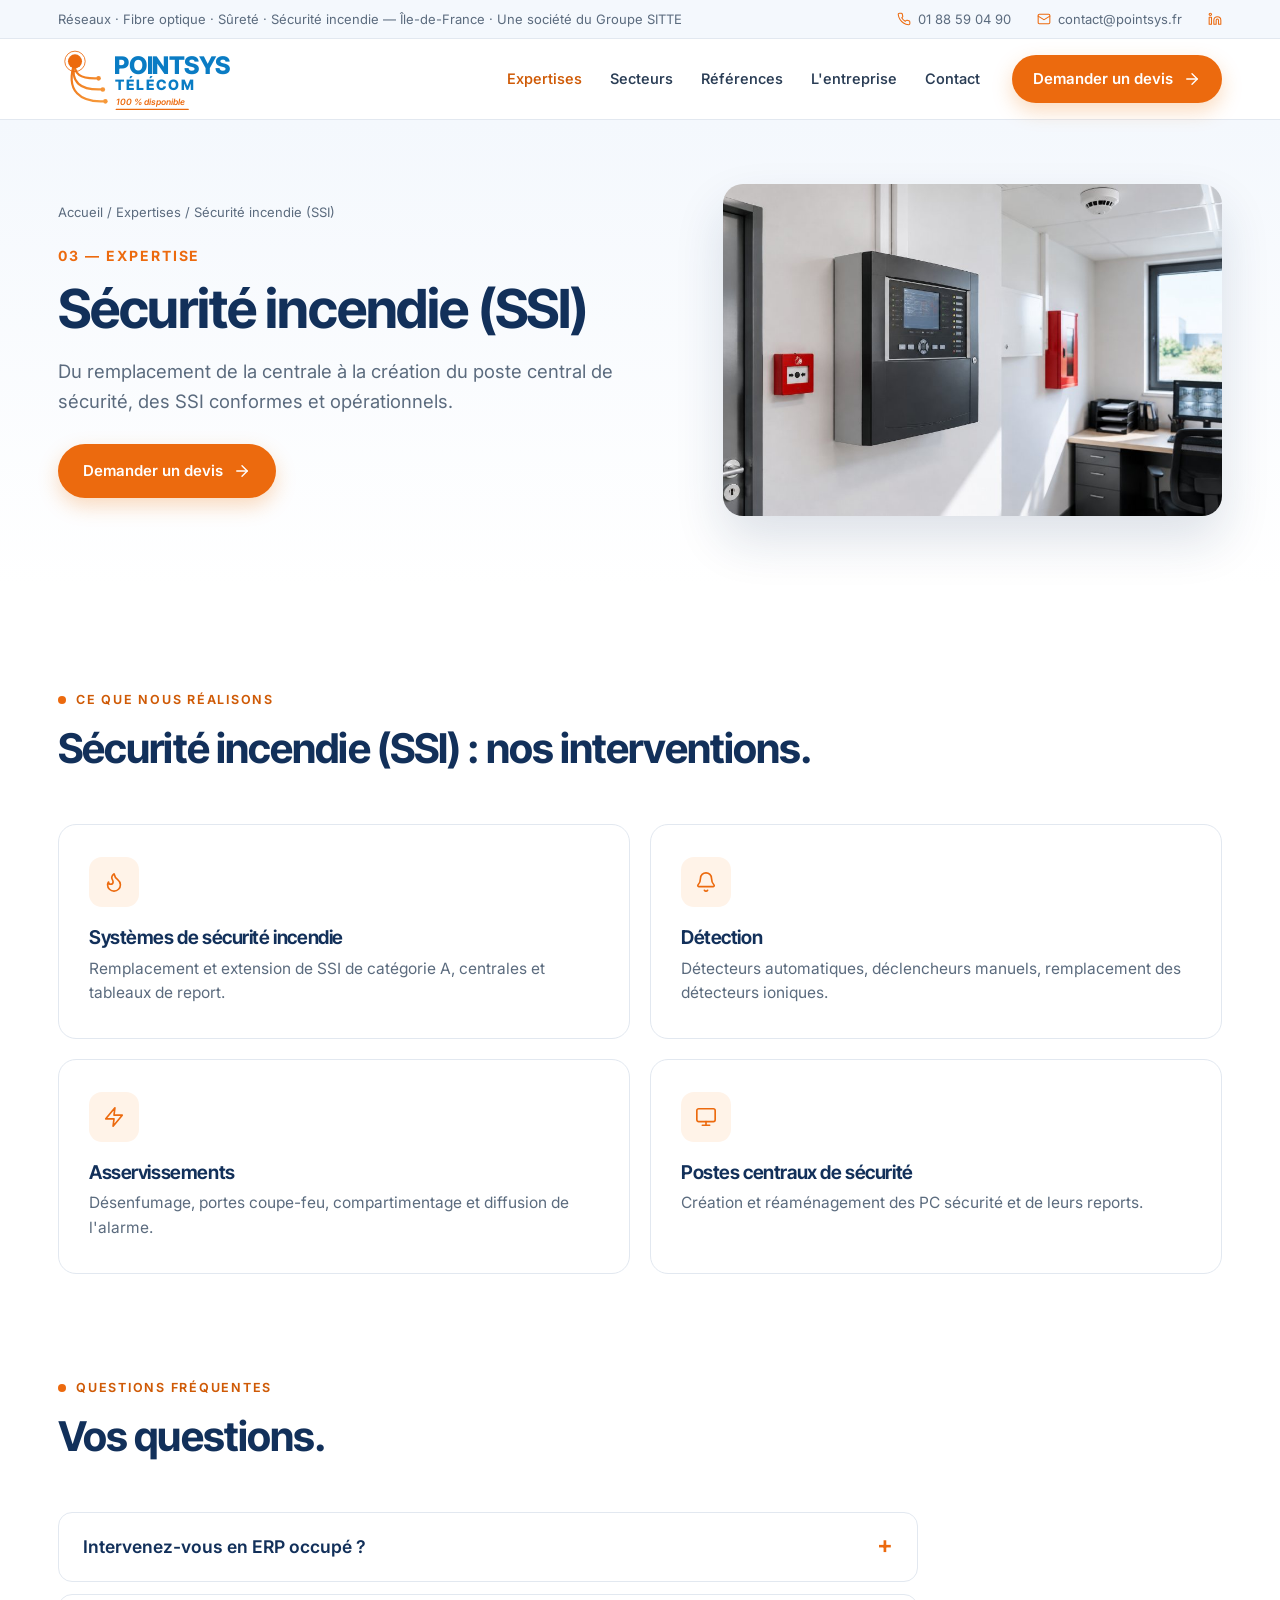
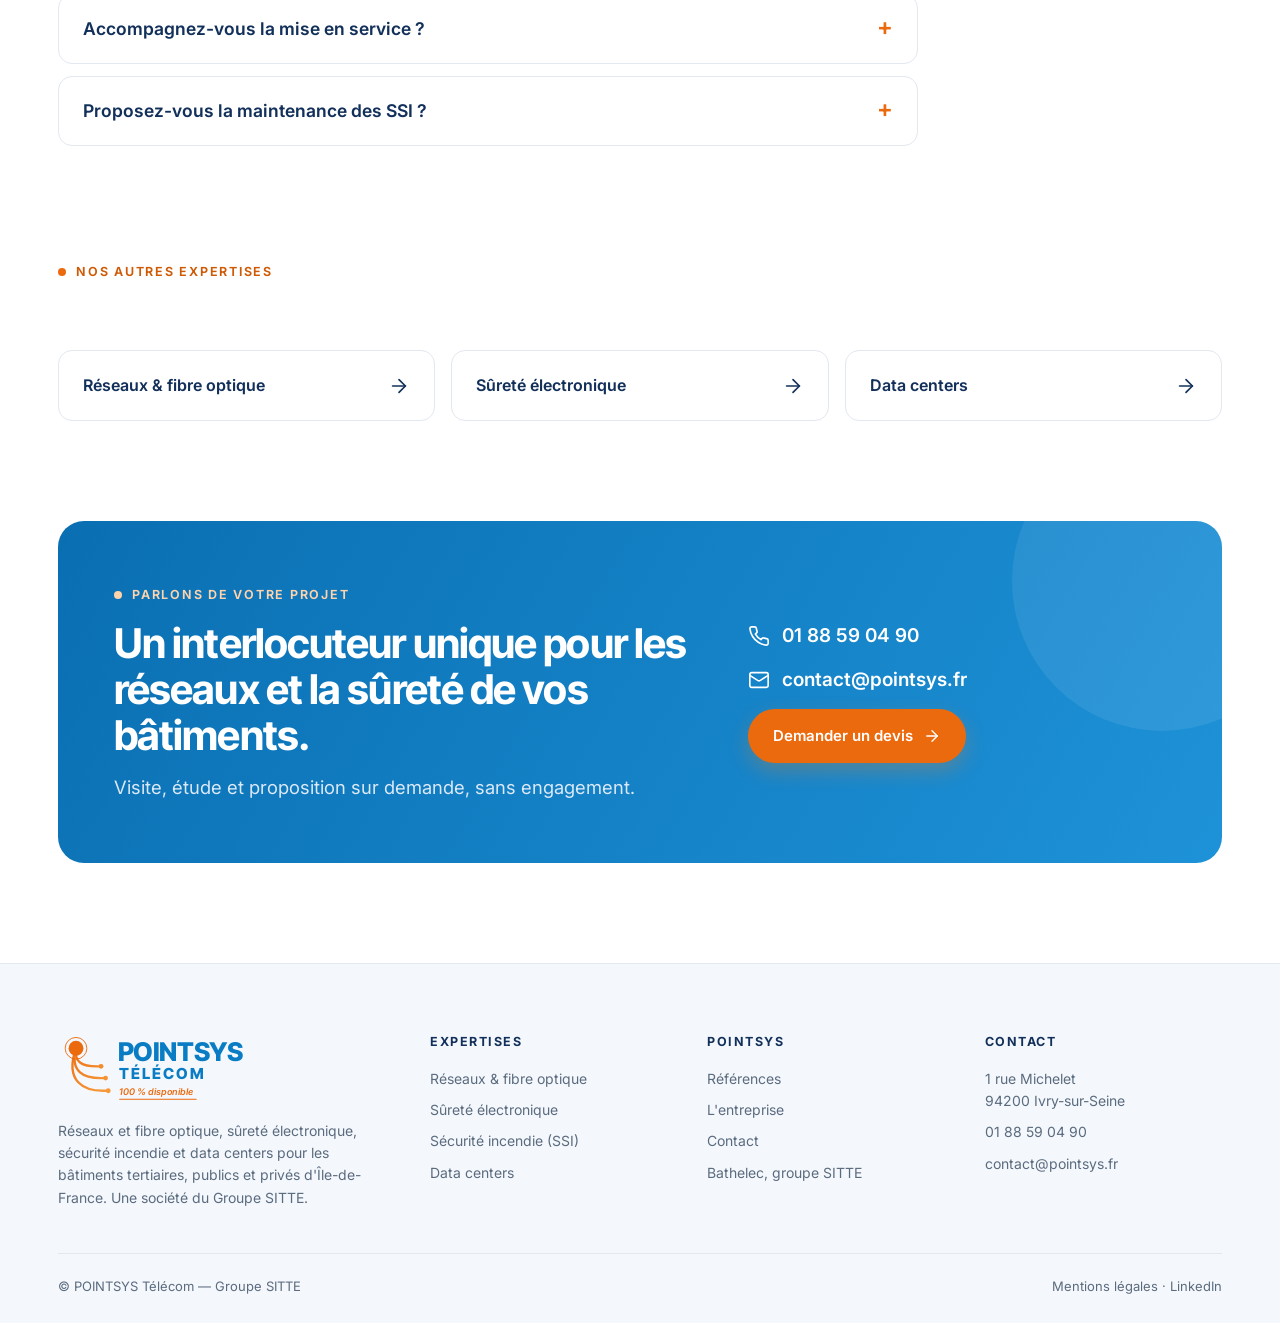
<file: expertises/securite-incendie.html>
<!DOCTYPE html>
<html lang="fr"><head>
<meta charset="utf-8"><meta name="viewport" content="width=device-width,initial-scale=1">
<title>Sécurité incendie (SSI) | POINTSYS Télécom</title>
<meta name="description" content="Du remplacement de la centrale à la création du poste central de sécurité, des SSI conformes et opérationnels.">
<link rel="canonical" href="https://www.pointsys.fr/expertises/securite-incendie.html">
<meta property="og:type" content="website"><meta property="og:title" content="Sécurité incendie (SSI) | POINTSYS Télécom"><meta property="og:description" content="Du remplacement de la centrale à la création du poste central de sécurité, des SSI conformes et opérationnels.">
<meta property="og:image" content="https://www.pointsys.fr/img/og.jpg"><meta property="og:url" content="https://www.pointsys.fr/expertises/securite-incendie.html"><meta property="og:locale" content="fr_FR">
<link rel="icon" type="image/svg+xml" href="../img/favicon.svg">
<link rel="preconnect" href="https://fonts.googleapis.com"><link rel="preconnect" href="https://fonts.gstatic.com" crossorigin>
<link href="https://fonts.googleapis.com/css2?family=Inter:wght@400;500;600;700&family=Inter+Tight:wght@600;700;800&display=swap" rel="stylesheet">
<link rel="stylesheet" href="../assets/style.css">
<script type="application/ld+json">{"@context": "https://schema.org", "@type": "Electrician", "name": "POINTSYS Télécom", "url": "https://www.pointsys.fr", "telephone": "+33 1 88 59 04 90", "email": "contact@pointsys.fr", "address": {"@type": "PostalAddress", "streetAddress": "1 rue Michelet", "postalCode": "94200", "addressLocality": "Ivry-sur-Seine", "addressCountry": "FR"}, "areaServed": "Île-de-France", "parentOrganization": {"@type": "Organization", "name": "Groupe SITTE"}}</script>
</head><body>
<div class="top"><div class="wrap"><span class="hide-m">Réseaux · Fibre optique · Sûreté · Sécurité incendie — Île-de-France · Une société du Groupe SITTE</span>
<div class="r"><a href="tel:+33188590490"><svg class="ic" viewBox="0 0 24 24" fill="none" stroke="currentColor" stroke-width="1.8" stroke-linecap="round" stroke-linejoin="round" aria-hidden="true"><path d="M22 16.92v3a2 2 0 0 1-2.18 2 19.79 19.79 0 0 1-8.63-3.07 19.5 19.5 0 0 1-6-6 19.79 19.79 0 0 1-3.07-8.67A2 2 0 0 1 4.11 2h3a2 2 0 0 1 2 1.72c.13.96.36 1.9.7 2.81a2 2 0 0 1-.45 2.11L8.09 9.91a16 16 0 0 0 6 6l1.27-1.27a2 2 0 0 1 2.11-.45c.91.34 1.85.57 2.81.7A2 2 0 0 1 22 16.92z"/></svg>01 88 59 04 90</a><a href="mailto:contact@pointsys.fr"><svg class="ic" viewBox="0 0 24 24" fill="none" stroke="currentColor" stroke-width="1.8" stroke-linecap="round" stroke-linejoin="round" aria-hidden="true"><rect width="20" height="16" x="2" y="4" rx="2"/><path d="m22 7-8.97 5.7a1.94 1.94 0 0 1-2.06 0L2 7"/></svg>contact@pointsys.fr</a><a href="https://www.linkedin.com/company/pointsys-telecom/" target="_blank" rel="noopener" aria-label="LinkedIn"><svg class="ic" viewBox="0 0 24 24" fill="none" stroke="currentColor" stroke-width="1.8" stroke-linecap="round" stroke-linejoin="round" aria-hidden="true"><path d="M16 8a6 6 0 0 1 6 6v7h-4v-7a2 2 0 0 0-2-2 2 2 0 0 0-2 2v7h-4v-7a6 6 0 0 1 6-6z"/><rect width="4" height="12" x="2" y="9"/><circle cx="4" cy="4" r="2"/></svg></a></div></div></div>
<header class="h"><div class="wrap">
<a class="brand" href="../index.html" aria-label="POINTSYS Télécom, accueil"><svg class="ps-logo" viewBox="0 -2 430 152" role="img" aria-label="POINTSYS Télécom — 100 % disponible" style="display:block;height:66px;width:auto"><g transform="translate(-4,2) scale(.98)"><defs><linearGradient id="gl17" gradientUnits="userSpaceOnUse" x1="14" y1="32" x2="108" y2="120"><stop offset="0" stop-color="#EC6A0E"/><stop offset="1" stop-color="#F6993A"/></linearGradient></defs><g fill="none" stroke="url(#gl17)" stroke-width="5.2" stroke-linecap="round"><path d="M44.0 32.0 C18.0 105.3 61.2 127.9 110.0 126.0"/><path d="M44.0 32.0 C30.4 83.5 59.6 99.3 104.0 98.0"/><path d="M44.0 32.0 C40.0 63.2 57.0 72.8 94.0 72.0"/></g><g fill="none" stroke="#FFE3C7" stroke-width="4.0" stroke-linecap="round"><path class="ps-sig" pathLength="100" d="M44.0 32.0 C18.0 105.3 61.2 127.9 110.0 126.0"/><path class="ps-sig" pathLength="100" d="M44.0 32.0 C30.4 83.5 59.6 99.3 104.0 98.0"/><path class="ps-sig" pathLength="100" d="M44.0 32.0 C40.0 63.2 57.0 72.8 94.0 72.0"/></g><circle class="ps-dhalo" cx="115.4" cy="126.0" r="5.4" fill="#EC6A0E"/><circle class="ps-dot" cx="115.4" cy="126.0" r="5.4" fill="url(#gl17)"/><circle class="ps-dhalo" cx="109.4" cy="98.0" r="5.4" fill="#EC6A0E"/><circle class="ps-dot" cx="109.4" cy="98.0" r="5.4" fill="url(#gl17)"/><circle class="ps-dhalo" cx="99.4" cy="72.0" r="5.4" fill="#EC6A0E"/><circle class="ps-dot" cx="99.4" cy="72.0" r="5.4" fill="url(#gl17)"/><circle class="ps-halo" cx="44" cy="32" r="17" fill="#EC6A0E"/><circle cx="44" cy="32" r="24" fill="none" stroke="#EC6A0E" stroke-width="2"/><circle class="ps-pt" cx="44" cy="32" r="16.5" fill="#EC6A0E"/></g><text x="130" y="62" font-family="Inter Tight, Inter, sans-serif" font-size="56" font-weight="800" letter-spacing="-1" fill="#0A7CC4">POINTSYS</text><text x="132" y="100" font-family="Inter Tight, Inter, sans-serif" font-size="33" font-weight="800" letter-spacing="4.6" fill="#0A7CC4">TÉLÉCOM</text><text x="133" y="134" font-family="Inter, sans-serif" font-size="20" font-weight="600" font-style="italic" fill="#EC6A0E">100 % disponible</text><path class="ps-ul" pathLength="100" d="M134 144 H300" stroke="#EC6A0E" stroke-width="2.6" stroke-linecap="round" fill="none"/></svg></a>
<nav class="m">
<div class="dd"><a href="../index.html#expertises" class="on">Expertises</a><div class="menu"><a href="../expertises/reseaux-fibre.html"><svg class="ic" viewBox="0 0 24 24" fill="none" stroke="currentColor" stroke-width="1.8" stroke-linecap="round" stroke-linejoin="round" aria-hidden="true"><path d="M2 12h4l3-9 6 18 3-9h4"/></svg><span>Réseaux & fibre optique<small>Fibre optique, câblage VDI cuivre, backbones et téléphonie pour bâtiments tertiaires.</small></span></a><a href="../expertises/surete.html"><svg class="ic" viewBox="0 0 24 24" fill="none" stroke="currentColor" stroke-width="1.8" stroke-linecap="round" stroke-linejoin="round" aria-hidden="true"><path d="M20 13c0 5-3.5 7.5-7.66 8.95a1 1 0 0 1-.67-.01C7.5 20.5 4 18 4 13V6a1 1 0 0 1 1-1c2 0 4.5-1.2 6.24-2.72a1.17 1.17 0 0 1 1.52 0C14.51 3.81 17 5 19 5a1 1 0 0 1 1 1z"/><path d="m9 12 2 2 4-4"/></svg><span>Sûreté électronique<small>Vidéoprotection, contrôle d&#x27;accès, détection d&#x27;intrusion et hypervision.</small></span></a><a href="../expertises/securite-incendie.html"><svg class="ic" viewBox="0 0 24 24" fill="none" stroke="currentColor" stroke-width="1.8" stroke-linecap="round" stroke-linejoin="round" aria-hidden="true"><path d="M8.5 14.5A2.5 2.5 0 0 0 11 12c0-1.38-.5-2-1-3-1.072-2.143-.224-4.054 2-6 .5 2.5 2 4.9 4 6.5 2 1.6 3 3.5 3 5.5a7 7 0 1 1-14 0c0-1.153.433-2.294 1-3a2.5 2.5 0 0 0 2.5 2.5z"/></svg><span>Sécurité incendie (SSI)<small>Systèmes de sécurité incendie, détection, mise en conformité et asservissements.</small></span></a><a href="../expertises/data-centers.html"><svg class="ic" viewBox="0 0 24 24" fill="none" stroke="currentColor" stroke-width="1.8" stroke-linecap="round" stroke-linejoin="round" aria-hidden="true"><rect width="20" height="8" x="2" y="2" rx="2"/><rect width="20" height="8" x="2" y="14" rx="2"/><line x1="6" x2="6.01" y1="6" y2="6"/><line x1="6" x2="6.01" y1="18" y2="18"/></svg><span>Data centers<small>Grands chantiers de data centers, salles informatiques et réseaux d&#x27;infrastructure.</small></span></a></div></div>
<a href="../index.html#secteurs">Secteurs</a>
<a href="../references.html">Références</a>
<a href="../entreprise.html">L'entreprise</a>
<a href="../contact.html">Contact</a>
<a class="btn btn-o" href="../contact.html#form">Demander un devis <svg class="ic" viewBox="0 0 24 24" fill="none" stroke="currentColor" stroke-width="1.8" stroke-linecap="round" stroke-linejoin="round" aria-hidden="true"><path d="M5 12h14"/><path d="m12 5 7 7-7 7"/></svg></a>
</nav>
<a class="callm" href="tel:+33188590490" aria-label="Appeler POINTSYS Télécom"><svg class="ic" viewBox="0 0 24 24" fill="none" stroke="currentColor" stroke-width="1.8" stroke-linecap="round" stroke-linejoin="round" aria-hidden="true"><path d="M22 16.92v3a2 2 0 0 1-2.18 2 19.79 19.79 0 0 1-8.63-3.07 19.5 19.5 0 0 1-6-6 19.79 19.79 0 0 1-3.07-8.67A2 2 0 0 1 4.11 2h3a2 2 0 0 1 2 1.72c.13.96.36 1.9.7 2.81a2 2 0 0 1-.45 2.11L8.09 9.91a16 16 0 0 0 6 6l1.27-1.27a2 2 0 0 1 2.11-.45c.91.34 1.85.57 2.81.7A2 2 0 0 1 22 16.92z"/></svg></a>
<button class="burger" aria-label="Menu"><svg class="ic" viewBox="0 0 24 24" fill="none" stroke="currentColor" stroke-width="1.8" stroke-linecap="round" stroke-linejoin="round" aria-hidden="true"><line x1="4" x2="20" y1="6" y2="6"/><line x1="4" x2="20" y1="12" y2="12"/><line x1="4" x2="20" y1="18" y2="18"/></svg></button>
</div></header>
<main>
<section class="phero"><div class="wrap"><div class="grid">
<div><div class="crumb"><a href="../index.html">Accueil</a> / <a href="../index.html#expertises">Expertises</a> / Sécurité incendie (SSI)</div>
<div class="num">03 — EXPERTISE</div><h1>Sécurité incendie (SSI)</h1><p>Du remplacement de la centrale à la création du poste central de sécurité, des SSI conformes et opérationnels.</p>
<div style="margin-top:28px"><a class="btn btn-o" href="../contact.html#form">Demander un devis <svg class="ic" viewBox="0 0 24 24" fill="none" stroke="currentColor" stroke-width="1.8" stroke-linecap="round" stroke-linejoin="round" aria-hidden="true"><path d="M5 12h14"/><path d="m12 5 7 7-7 7"/></svg></a></div></div>
<div class="pic"><img src="../img/ssi.jpg" alt="Sécurité incendie (SSI)"></div></div></div></section>
<section><div class="wrap"><div class="sec-head rv"><div><span class="kicker">Ce que nous réalisons</span><h2>Sécurité incendie (SSI) : nos interventions.</h2></div></div>
<div class="cards4"><div class="card rv"><div class="ico"><svg class="ic" viewBox="0 0 24 24" fill="none" stroke="currentColor" stroke-width="1.8" stroke-linecap="round" stroke-linejoin="round" aria-hidden="true"><path d="M8.5 14.5A2.5 2.5 0 0 0 11 12c0-1.38-.5-2-1-3-1.072-2.143-.224-4.054 2-6 .5 2.5 2 4.9 4 6.5 2 1.6 3 3.5 3 5.5a7 7 0 1 1-14 0c0-1.153.433-2.294 1-3a2.5 2.5 0 0 0 2.5 2.5z"/></svg></div><h3>Systèmes de sécurité incendie</h3><p>Remplacement et extension de SSI de catégorie A, centrales et tableaux de report.</p></div><div class="card rv"><div class="ico"><svg class="ic" viewBox="0 0 24 24" fill="none" stroke="currentColor" stroke-width="1.8" stroke-linecap="round" stroke-linejoin="round" aria-hidden="true"><path d="M10.268 21a2 2 0 0 0 3.464 0"/><path d="M3.262 15.326A1 1 0 0 0 4 17h16a1 1 0 0 0 .74-1.673C19.41 13.956 18 12.499 18 8A6 6 0 0 0 6 8c0 4.499-1.411 5.956-2.738 7.326"/></svg></div><h3>Détection</h3><p>Détecteurs automatiques, déclencheurs manuels, remplacement des détecteurs ioniques.</p></div><div class="card rv"><div class="ico"><svg class="ic" viewBox="0 0 24 24" fill="none" stroke="currentColor" stroke-width="1.8" stroke-linecap="round" stroke-linejoin="round" aria-hidden="true"><path d="M13 2 3 14h9l-1 8 10-12h-9l1-8z"/></svg></div><h3>Asservissements</h3><p>Désenfumage, portes coupe-feu, compartimentage et diffusion de l&#x27;alarme.</p></div><div class="card rv"><div class="ico"><svg class="ic" viewBox="0 0 24 24" fill="none" stroke="currentColor" stroke-width="1.8" stroke-linecap="round" stroke-linejoin="round" aria-hidden="true"><rect width="20" height="14" x="2" y="3" rx="2"/><line x1="8" x2="16" y1="21" y2="21"/><line x1="12" x2="12" y1="17" y2="21"/></svg></div><h3>Postes centraux de sécurité</h3><p>Création et réaménagement des PC sécurité et de leurs reports.</p></div></div></div></section>
<section style="padding-top:0"><div class="wrap"><div class="sec-head rv"><div><span class="kicker">Questions fréquentes</span><h2>Vos questions.</h2></div></div>
<div class="faq rv"><details><summary>Intervenez-vous en ERP occupé ?</summary><p>Oui : hôpitaux, EHPAD, établissements d&#x27;enseignement et stations de métro, avec un phasage qui maintient la sécurité à chaque étape.</p></details><details><summary>Accompagnez-vous la mise en service ?</summary><p>Oui, essais, coordination avec le coordinateur SSI et le bureau de contrôle, puis formation des exploitants.</p></details><details><summary>Proposez-vous la maintenance des SSI ?</summary><p>Oui, en accord-cadre ou en contrat dédié, selon vos sites.</p></details></div></div></section>
<section style="padding-top:0"><div class="wrap"><div class="sec-head"><div><span class="kicker">Nos autres expertises</span></div></div><div class="other"><a href="reseaux-fibre.html">Réseaux & fibre optique <svg class="ic" viewBox="0 0 24 24" fill="none" stroke="currentColor" stroke-width="1.8" stroke-linecap="round" stroke-linejoin="round" aria-hidden="true"><path d="M5 12h14"/><path d="m12 5 7 7-7 7"/></svg></a><a href="surete.html">Sûreté électronique <svg class="ic" viewBox="0 0 24 24" fill="none" stroke="currentColor" stroke-width="1.8" stroke-linecap="round" stroke-linejoin="round" aria-hidden="true"><path d="M5 12h14"/><path d="m12 5 7 7-7 7"/></svg></a><a href="data-centers.html">Data centers <svg class="ic" viewBox="0 0 24 24" fill="none" stroke="currentColor" stroke-width="1.8" stroke-linecap="round" stroke-linejoin="round" aria-hidden="true"><path d="M5 12h14"/><path d="m12 5 7 7-7 7"/></svg></a></div></div></section>
<section class="cta"><div class="wrap"><div class="box">
<div class="rv"><span class="kicker">Parlons de votre projet</span><h2>Un interlocuteur unique pour les réseaux et la sûreté de vos bâtiments.</h2>
<p class="lead">Visite, étude et proposition sur demande, sans engagement.</p></div>
<div class="contact-l rv"><a class="t" href="tel:+33188590490"><svg class="ic" viewBox="0 0 24 24" fill="none" stroke="currentColor" stroke-width="1.8" stroke-linecap="round" stroke-linejoin="round" aria-hidden="true"><path d="M22 16.92v3a2 2 0 0 1-2.18 2 19.79 19.79 0 0 1-8.63-3.07 19.5 19.5 0 0 1-6-6 19.79 19.79 0 0 1-3.07-8.67A2 2 0 0 1 4.11 2h3a2 2 0 0 1 2 1.72c.13.96.36 1.9.7 2.81a2 2 0 0 1-.45 2.11L8.09 9.91a16 16 0 0 0 6 6l1.27-1.27a2 2 0 0 1 2.11-.45c.91.34 1.85.57 2.81.7A2 2 0 0 1 22 16.92z"/></svg>01 88 59 04 90</a><a class="t" href="mailto:contact@pointsys.fr"><svg class="ic" viewBox="0 0 24 24" fill="none" stroke="currentColor" stroke-width="1.8" stroke-linecap="round" stroke-linejoin="round" aria-hidden="true"><rect width="20" height="16" x="2" y="4" rx="2"/><path d="m22 7-8.97 5.7a1.94 1.94 0 0 1-2.06 0L2 7"/></svg>contact@pointsys.fr</a>
<a class="btn btn-o" href="../contact.html#form">Demander un devis <svg class="ic" viewBox="0 0 24 24" fill="none" stroke="currentColor" stroke-width="1.8" stroke-linecap="round" stroke-linejoin="round" aria-hidden="true"><path d="M5 12h14"/><path d="m12 5 7 7-7 7"/></svg></a></div>
</div></div></section>
</main>
<footer><div class="wrap">
<div class="cols">
<div><a class="brand" href="../index.html" aria-label="POINTSYS Télécom, accueil"><svg class="ps-logo" viewBox="0 -2 430 152" role="img" aria-label="POINTSYS Télécom — 100 % disponible" style="display:block;height:66px;width:auto"><g transform="translate(-4,2) scale(.98)"><defs><linearGradient id="gl18" gradientUnits="userSpaceOnUse" x1="14" y1="32" x2="108" y2="120"><stop offset="0" stop-color="#EC6A0E"/><stop offset="1" stop-color="#F6993A"/></linearGradient></defs><g fill="none" stroke="url(#gl18)" stroke-width="5.2" stroke-linecap="round"><path d="M44.0 32.0 C18.0 105.3 61.2 127.9 110.0 126.0"/><path d="M44.0 32.0 C30.4 83.5 59.6 99.3 104.0 98.0"/><path d="M44.0 32.0 C40.0 63.2 57.0 72.8 94.0 72.0"/></g><g fill="none" stroke="#FFE3C7" stroke-width="4.0" stroke-linecap="round"><path class="ps-sig" pathLength="100" d="M44.0 32.0 C18.0 105.3 61.2 127.9 110.0 126.0"/><path class="ps-sig" pathLength="100" d="M44.0 32.0 C30.4 83.5 59.6 99.3 104.0 98.0"/><path class="ps-sig" pathLength="100" d="M44.0 32.0 C40.0 63.2 57.0 72.8 94.0 72.0"/></g><circle class="ps-dhalo" cx="115.4" cy="126.0" r="5.4" fill="#EC6A0E"/><circle class="ps-dot" cx="115.4" cy="126.0" r="5.4" fill="url(#gl18)"/><circle class="ps-dhalo" cx="109.4" cy="98.0" r="5.4" fill="#EC6A0E"/><circle class="ps-dot" cx="109.4" cy="98.0" r="5.4" fill="url(#gl18)"/><circle class="ps-dhalo" cx="99.4" cy="72.0" r="5.4" fill="#EC6A0E"/><circle class="ps-dot" cx="99.4" cy="72.0" r="5.4" fill="url(#gl18)"/><circle class="ps-halo" cx="44" cy="32" r="17" fill="#EC6A0E"/><circle cx="44" cy="32" r="24" fill="none" stroke="#EC6A0E" stroke-width="2"/><circle class="ps-pt" cx="44" cy="32" r="16.5" fill="#EC6A0E"/></g><text x="130" y="62" font-family="Inter Tight, Inter, sans-serif" font-size="56" font-weight="800" letter-spacing="-1" fill="#0A7CC4">POINTSYS</text><text x="132" y="100" font-family="Inter Tight, Inter, sans-serif" font-size="33" font-weight="800" letter-spacing="4.6" fill="#0A7CC4">TÉLÉCOM</text><text x="133" y="134" font-family="Inter, sans-serif" font-size="20" font-weight="600" font-style="italic" fill="#EC6A0E">100 % disponible</text><path class="ps-ul" pathLength="100" d="M134 144 H300" stroke="#EC6A0E" stroke-width="2.6" stroke-linecap="round" fill="none"/></svg></a><p>Réseaux et fibre optique, sûreté électronique, sécurité incendie et data centers pour les bâtiments tertiaires, publics et privés d'Île-de-France. Une société du Groupe SITTE.</p></div>
<div><h4>Expertises</h4><ul><li><a href="../expertises/reseaux-fibre.html">Réseaux & fibre optique</a></li><li><a href="../expertises/surete.html">Sûreté électronique</a></li><li><a href="../expertises/securite-incendie.html">Sécurité incendie (SSI)</a></li><li><a href="../expertises/data-centers.html">Data centers</a></li></ul></div>
<div><h4>POINTSYS</h4><ul><li><a href="../references.html">Références</a></li><li><a href="../entreprise.html">L'entreprise</a></li><li><a href="../contact.html">Contact</a></li><li><a href="https://www.bathelec.fr" target="_blank" rel="noopener">Bathelec, groupe SITTE</a></li></ul></div>
<div><h4>Contact</h4><ul><li>1 rue Michelet<br>94200 Ivry-sur-Seine</li><li><a href="tel:+33188590490">01 88 59 04 90</a></li><li><a href="mailto:contact@pointsys.fr">contact@pointsys.fr</a></li></ul></div>
</div>
<div class="bot"><span>© POINTSYS Télécom — Groupe SITTE</span><span><a href="../mentions-legales.html">Mentions légales</a> · <a href="https://www.linkedin.com/company/pointsys-telecom/" target="_blank" rel="noopener">LinkedIn</a></span></div>
</div></footer>
<script>
try{history.scrollRestoration='manual'}catch(e){}
function toTop(){try{window.scrollTo(0,0);document.documentElement.scrollIntoView({block:'start'})}catch(e){}}
if(!location.hash){toTop();addEventListener('DOMContentLoaded',toTop);addEventListener('load',()=>{toTop();setTimeout(toTop,150)})}
document.querySelector('.burger')?.addEventListener('click',()=>document.querySelector('nav.m').classList.toggle('open'));
document.querySelectorAll('nav.m a').forEach(a=>a.addEventListener('click',()=>document.querySelector('nav.m').classList.remove('open')));
const io=new IntersectionObserver(es=>es.forEach(x=>{if(x.isIntersecting){x.target.classList.add('in');io.unobserve(x.target)}}),{threshold:.12});
document.querySelectorAll('.rv').forEach(el=>io.observe(el));
</script>
</body></html>
</file>
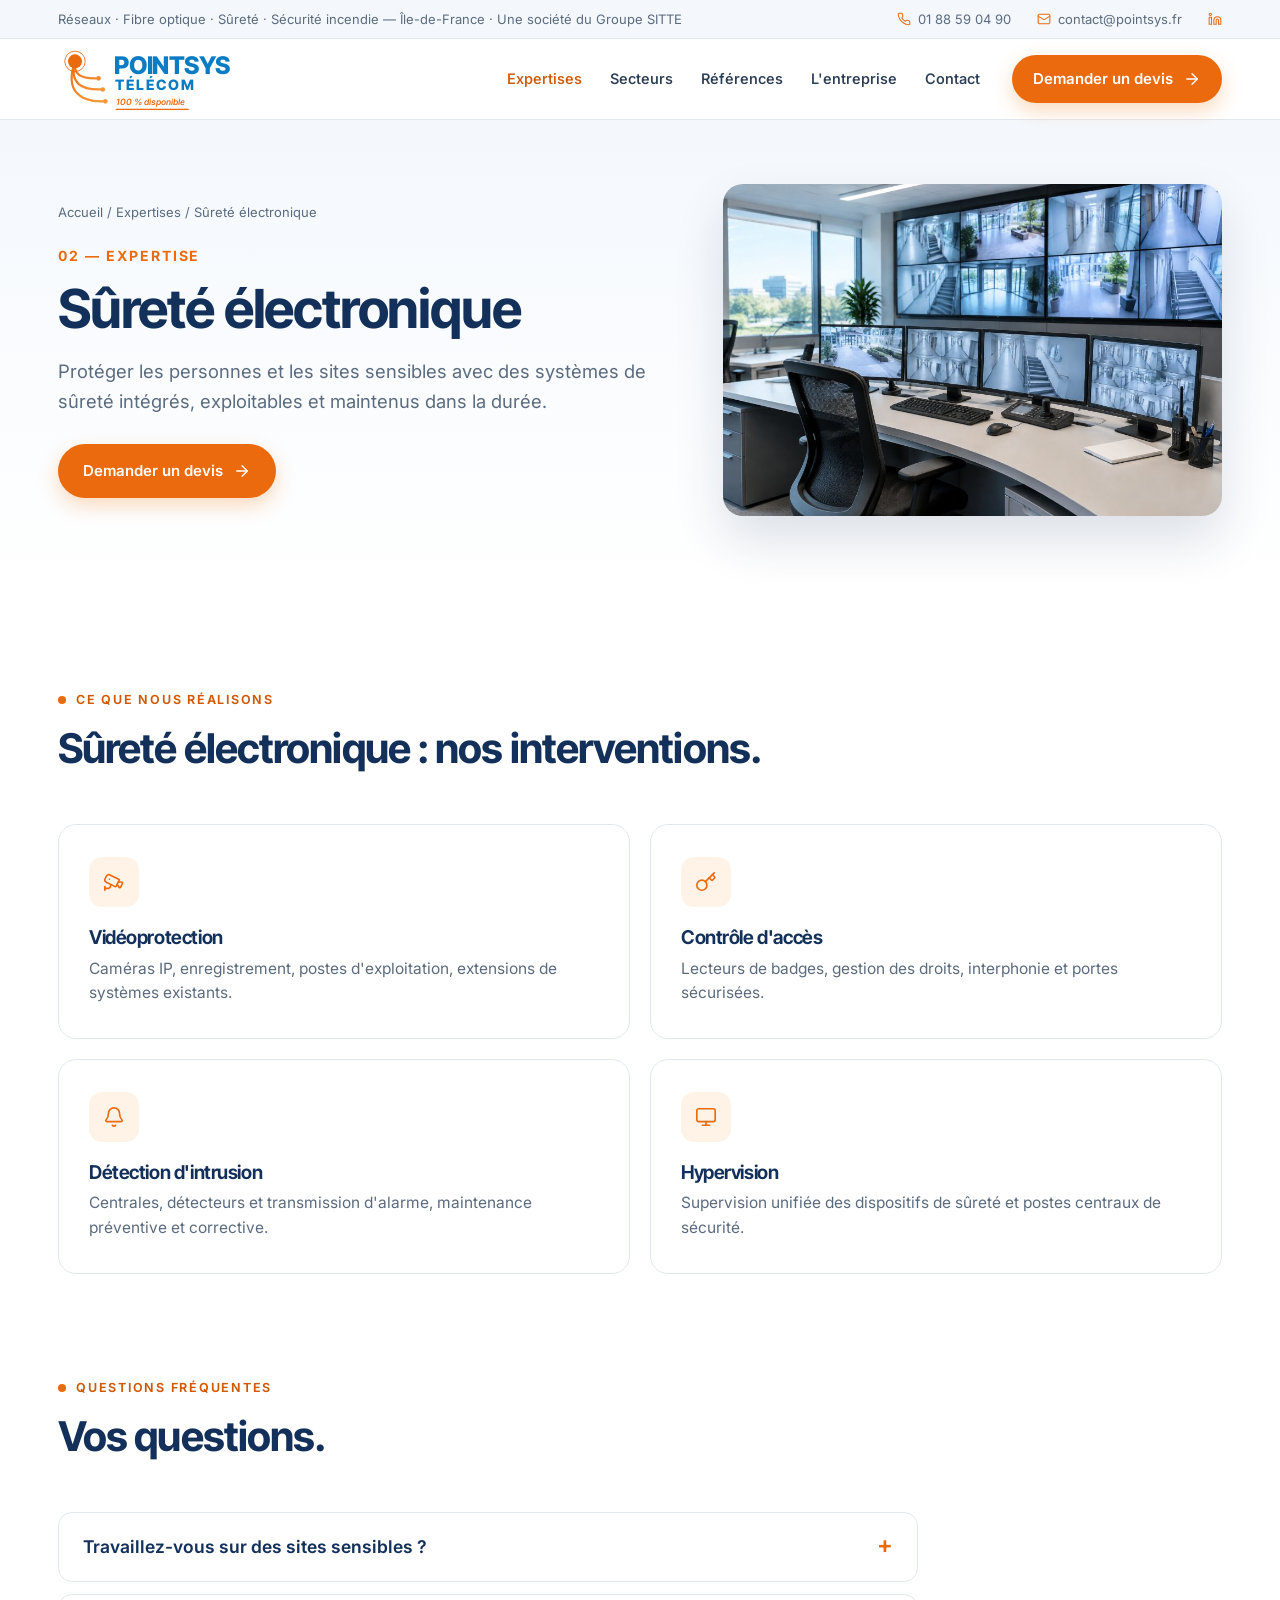
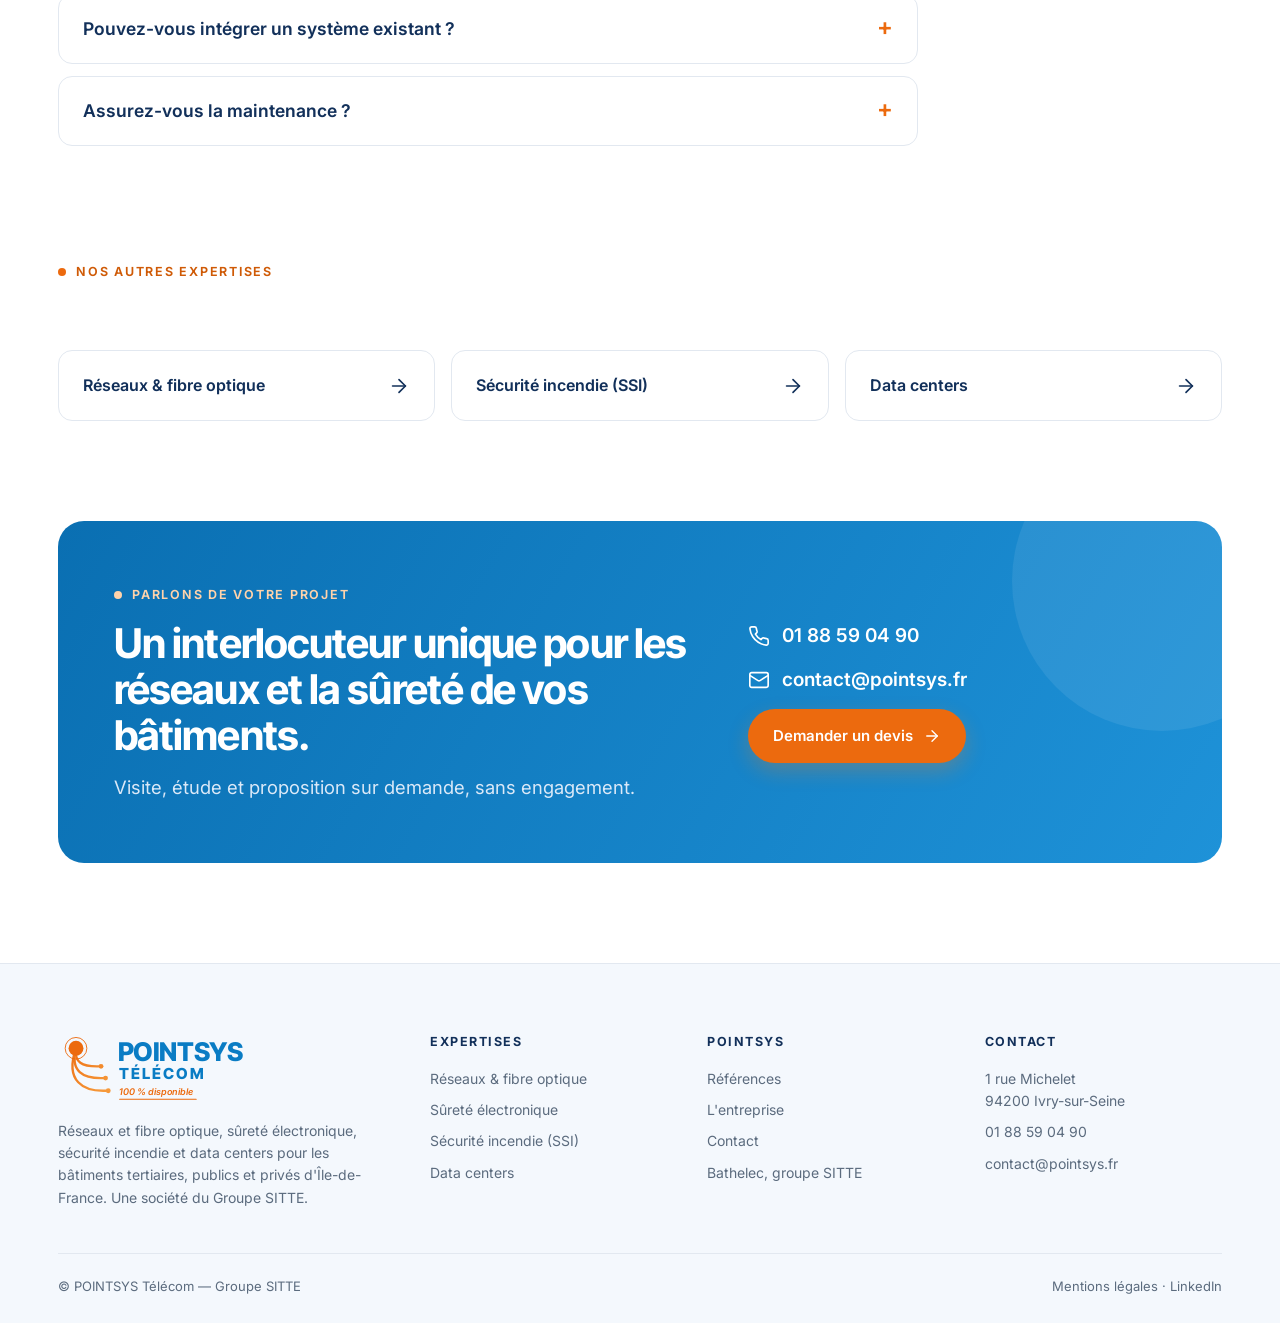
<file: expertises/surete.html>
<!DOCTYPE html>
<html lang="fr"><head>
<meta charset="utf-8"><meta name="viewport" content="width=device-width,initial-scale=1">
<title>Sûreté électronique | POINTSYS Télécom</title>
<meta name="description" content="Protéger les personnes et les sites sensibles avec des systèmes de sûreté intégrés, exploitables et maintenus dans la durée.">
<link rel="canonical" href="https://www.pointsys.fr/expertises/surete.html">
<meta property="og:type" content="website"><meta property="og:title" content="Sûreté électronique | POINTSYS Télécom"><meta property="og:description" content="Protéger les personnes et les sites sensibles avec des systèmes de sûreté intégrés, exploitables et maintenus dans la durée.">
<meta property="og:image" content="https://www.pointsys.fr/img/og.jpg"><meta property="og:url" content="https://www.pointsys.fr/expertises/surete.html"><meta property="og:locale" content="fr_FR">
<link rel="icon" type="image/svg+xml" href="../img/favicon.svg">
<link rel="preconnect" href="https://fonts.googleapis.com"><link rel="preconnect" href="https://fonts.gstatic.com" crossorigin>
<link href="https://fonts.googleapis.com/css2?family=Inter:wght@400;500;600;700&family=Inter+Tight:wght@600;700;800&display=swap" rel="stylesheet">
<link rel="stylesheet" href="../assets/style.css">
<script type="application/ld+json">{"@context": "https://schema.org", "@type": "Electrician", "name": "POINTSYS Télécom", "url": "https://www.pointsys.fr", "telephone": "+33 1 88 59 04 90", "email": "contact@pointsys.fr", "address": {"@type": "PostalAddress", "streetAddress": "1 rue Michelet", "postalCode": "94200", "addressLocality": "Ivry-sur-Seine", "addressCountry": "FR"}, "areaServed": "Île-de-France", "parentOrganization": {"@type": "Organization", "name": "Groupe SITTE"}}</script>
</head><body>
<div class="top"><div class="wrap"><span class="hide-m">Réseaux · Fibre optique · Sûreté · Sécurité incendie — Île-de-France · Une société du Groupe SITTE</span>
<div class="r"><a href="tel:+33188590490"><svg class="ic" viewBox="0 0 24 24" fill="none" stroke="currentColor" stroke-width="1.8" stroke-linecap="round" stroke-linejoin="round" aria-hidden="true"><path d="M22 16.92v3a2 2 0 0 1-2.18 2 19.79 19.79 0 0 1-8.63-3.07 19.5 19.5 0 0 1-6-6 19.79 19.79 0 0 1-3.07-8.67A2 2 0 0 1 4.11 2h3a2 2 0 0 1 2 1.72c.13.96.36 1.9.7 2.81a2 2 0 0 1-.45 2.11L8.09 9.91a16 16 0 0 0 6 6l1.27-1.27a2 2 0 0 1 2.11-.45c.91.34 1.85.57 2.81.7A2 2 0 0 1 22 16.92z"/></svg>01 88 59 04 90</a><a href="mailto:contact@pointsys.fr"><svg class="ic" viewBox="0 0 24 24" fill="none" stroke="currentColor" stroke-width="1.8" stroke-linecap="round" stroke-linejoin="round" aria-hidden="true"><rect width="20" height="16" x="2" y="4" rx="2"/><path d="m22 7-8.97 5.7a1.94 1.94 0 0 1-2.06 0L2 7"/></svg>contact@pointsys.fr</a><a href="https://www.linkedin.com/company/pointsys-telecom/" target="_blank" rel="noopener" aria-label="LinkedIn"><svg class="ic" viewBox="0 0 24 24" fill="none" stroke="currentColor" stroke-width="1.8" stroke-linecap="round" stroke-linejoin="round" aria-hidden="true"><path d="M16 8a6 6 0 0 1 6 6v7h-4v-7a2 2 0 0 0-2-2 2 2 0 0 0-2 2v7h-4v-7a6 6 0 0 1 6-6z"/><rect width="4" height="12" x="2" y="9"/><circle cx="4" cy="4" r="2"/></svg></a></div></div></div>
<header class="h"><div class="wrap">
<a class="brand" href="../index.html" aria-label="POINTSYS Télécom, accueil"><svg class="ps-logo" viewBox="0 -2 430 152" role="img" aria-label="POINTSYS Télécom — 100 % disponible" style="display:block;height:66px;width:auto"><g transform="translate(-4,2) scale(.98)"><defs><linearGradient id="gl15" gradientUnits="userSpaceOnUse" x1="14" y1="32" x2="108" y2="120"><stop offset="0" stop-color="#EC6A0E"/><stop offset="1" stop-color="#F6993A"/></linearGradient></defs><g fill="none" stroke="url(#gl15)" stroke-width="5.2" stroke-linecap="round"><path d="M44.0 32.0 C18.0 105.3 61.2 127.9 110.0 126.0"/><path d="M44.0 32.0 C30.4 83.5 59.6 99.3 104.0 98.0"/><path d="M44.0 32.0 C40.0 63.2 57.0 72.8 94.0 72.0"/></g><g fill="none" stroke="#FFE3C7" stroke-width="4.0" stroke-linecap="round"><path class="ps-sig" pathLength="100" d="M44.0 32.0 C18.0 105.3 61.2 127.9 110.0 126.0"/><path class="ps-sig" pathLength="100" d="M44.0 32.0 C30.4 83.5 59.6 99.3 104.0 98.0"/><path class="ps-sig" pathLength="100" d="M44.0 32.0 C40.0 63.2 57.0 72.8 94.0 72.0"/></g><circle class="ps-dhalo" cx="115.4" cy="126.0" r="5.4" fill="#EC6A0E"/><circle class="ps-dot" cx="115.4" cy="126.0" r="5.4" fill="url(#gl15)"/><circle class="ps-dhalo" cx="109.4" cy="98.0" r="5.4" fill="#EC6A0E"/><circle class="ps-dot" cx="109.4" cy="98.0" r="5.4" fill="url(#gl15)"/><circle class="ps-dhalo" cx="99.4" cy="72.0" r="5.4" fill="#EC6A0E"/><circle class="ps-dot" cx="99.4" cy="72.0" r="5.4" fill="url(#gl15)"/><circle class="ps-halo" cx="44" cy="32" r="17" fill="#EC6A0E"/><circle cx="44" cy="32" r="24" fill="none" stroke="#EC6A0E" stroke-width="2"/><circle class="ps-pt" cx="44" cy="32" r="16.5" fill="#EC6A0E"/></g><text x="130" y="62" font-family="Inter Tight, Inter, sans-serif" font-size="56" font-weight="800" letter-spacing="-1" fill="#0A7CC4">POINTSYS</text><text x="132" y="100" font-family="Inter Tight, Inter, sans-serif" font-size="33" font-weight="800" letter-spacing="4.6" fill="#0A7CC4">TÉLÉCOM</text><text x="133" y="134" font-family="Inter, sans-serif" font-size="20" font-weight="600" font-style="italic" fill="#EC6A0E">100 % disponible</text><path class="ps-ul" pathLength="100" d="M134 144 H300" stroke="#EC6A0E" stroke-width="2.6" stroke-linecap="round" fill="none"/></svg></a>
<nav class="m">
<div class="dd"><a href="../index.html#expertises" class="on">Expertises</a><div class="menu"><a href="../expertises/reseaux-fibre.html"><svg class="ic" viewBox="0 0 24 24" fill="none" stroke="currentColor" stroke-width="1.8" stroke-linecap="round" stroke-linejoin="round" aria-hidden="true"><path d="M2 12h4l3-9 6 18 3-9h4"/></svg><span>Réseaux & fibre optique<small>Fibre optique, câblage VDI cuivre, backbones et téléphonie pour bâtiments tertiaires.</small></span></a><a href="../expertises/surete.html"><svg class="ic" viewBox="0 0 24 24" fill="none" stroke="currentColor" stroke-width="1.8" stroke-linecap="round" stroke-linejoin="round" aria-hidden="true"><path d="M20 13c0 5-3.5 7.5-7.66 8.95a1 1 0 0 1-.67-.01C7.5 20.5 4 18 4 13V6a1 1 0 0 1 1-1c2 0 4.5-1.2 6.24-2.72a1.17 1.17 0 0 1 1.52 0C14.51 3.81 17 5 19 5a1 1 0 0 1 1 1z"/><path d="m9 12 2 2 4-4"/></svg><span>Sûreté électronique<small>Vidéoprotection, contrôle d&#x27;accès, détection d&#x27;intrusion et hypervision.</small></span></a><a href="../expertises/securite-incendie.html"><svg class="ic" viewBox="0 0 24 24" fill="none" stroke="currentColor" stroke-width="1.8" stroke-linecap="round" stroke-linejoin="round" aria-hidden="true"><path d="M8.5 14.5A2.5 2.5 0 0 0 11 12c0-1.38-.5-2-1-3-1.072-2.143-.224-4.054 2-6 .5 2.5 2 4.9 4 6.5 2 1.6 3 3.5 3 5.5a7 7 0 1 1-14 0c0-1.153.433-2.294 1-3a2.5 2.5 0 0 0 2.5 2.5z"/></svg><span>Sécurité incendie (SSI)<small>Systèmes de sécurité incendie, détection, mise en conformité et asservissements.</small></span></a><a href="../expertises/data-centers.html"><svg class="ic" viewBox="0 0 24 24" fill="none" stroke="currentColor" stroke-width="1.8" stroke-linecap="round" stroke-linejoin="round" aria-hidden="true"><rect width="20" height="8" x="2" y="2" rx="2"/><rect width="20" height="8" x="2" y="14" rx="2"/><line x1="6" x2="6.01" y1="6" y2="6"/><line x1="6" x2="6.01" y1="18" y2="18"/></svg><span>Data centers<small>Grands chantiers de data centers, salles informatiques et réseaux d&#x27;infrastructure.</small></span></a></div></div>
<a href="../index.html#secteurs">Secteurs</a>
<a href="../references.html">Références</a>
<a href="../entreprise.html">L'entreprise</a>
<a href="../contact.html">Contact</a>
<a class="btn btn-o" href="../contact.html#form">Demander un devis <svg class="ic" viewBox="0 0 24 24" fill="none" stroke="currentColor" stroke-width="1.8" stroke-linecap="round" stroke-linejoin="round" aria-hidden="true"><path d="M5 12h14"/><path d="m12 5 7 7-7 7"/></svg></a>
</nav>
<a class="callm" href="tel:+33188590490" aria-label="Appeler POINTSYS Télécom"><svg class="ic" viewBox="0 0 24 24" fill="none" stroke="currentColor" stroke-width="1.8" stroke-linecap="round" stroke-linejoin="round" aria-hidden="true"><path d="M22 16.92v3a2 2 0 0 1-2.18 2 19.79 19.79 0 0 1-8.63-3.07 19.5 19.5 0 0 1-6-6 19.79 19.79 0 0 1-3.07-8.67A2 2 0 0 1 4.11 2h3a2 2 0 0 1 2 1.72c.13.96.36 1.9.7 2.81a2 2 0 0 1-.45 2.11L8.09 9.91a16 16 0 0 0 6 6l1.27-1.27a2 2 0 0 1 2.11-.45c.91.34 1.85.57 2.81.7A2 2 0 0 1 22 16.92z"/></svg></a>
<button class="burger" aria-label="Menu"><svg class="ic" viewBox="0 0 24 24" fill="none" stroke="currentColor" stroke-width="1.8" stroke-linecap="round" stroke-linejoin="round" aria-hidden="true"><line x1="4" x2="20" y1="6" y2="6"/><line x1="4" x2="20" y1="12" y2="12"/><line x1="4" x2="20" y1="18" y2="18"/></svg></button>
</div></header>
<main>
<section class="phero"><div class="wrap"><div class="grid">
<div><div class="crumb"><a href="../index.html">Accueil</a> / <a href="../index.html#expertises">Expertises</a> / Sûreté électronique</div>
<div class="num">02 — EXPERTISE</div><h1>Sûreté électronique</h1><p>Protéger les personnes et les sites sensibles avec des systèmes de sûreté intégrés, exploitables et maintenus dans la durée.</p>
<div style="margin-top:28px"><a class="btn btn-o" href="../contact.html#form">Demander un devis <svg class="ic" viewBox="0 0 24 24" fill="none" stroke="currentColor" stroke-width="1.8" stroke-linecap="round" stroke-linejoin="round" aria-hidden="true"><path d="M5 12h14"/><path d="m12 5 7 7-7 7"/></svg></a></div></div>
<div class="pic"><img src="../img/video.jpg" alt="Sûreté électronique"></div></div></div></section>
<section><div class="wrap"><div class="sec-head rv"><div><span class="kicker">Ce que nous réalisons</span><h2>Sûreté électronique : nos interventions.</h2></div></div>
<div class="cards4"><div class="card rv"><div class="ico"><svg class="ic" viewBox="0 0 24 24" fill="none" stroke="currentColor" stroke-width="1.8" stroke-linecap="round" stroke-linejoin="round" aria-hidden="true"><path d="M16.75 12h3.632a1 1 0 0 1 .894 1.447l-2.034 4.069a1 1 0 0 1-1.708.134l-2.124-2.97"/><path d="M17.106 9.053a1 1 0 0 1 .447 1.341l-3.106 6.211a1 1 0 0 1-1.342.447L3.61 12.3a2.92 2.92 0 0 1-1.3-3.91L3.69 5.6a2.92 2.92 0 0 1 3.92-1.3z"/><path d="M2 19h3.76a2 2 0 0 0 1.8-1.1L9 15"/><path d="M2 21v-4"/><path d="M7 9h.01"/></svg></div><h3>Vidéoprotection</h3><p>Caméras IP, enregistrement, postes d&#x27;exploitation, extensions de systèmes existants.</p></div><div class="card rv"><div class="ico"><svg class="ic" viewBox="0 0 24 24" fill="none" stroke="currentColor" stroke-width="1.8" stroke-linecap="round" stroke-linejoin="round" aria-hidden="true"><path d="m15.5 7.5 2.3 2.3a1 1 0 0 0 1.4 0l2.1-2.1a1 1 0 0 0 0-1.4L19 4"/><path d="m21 2-9.6 9.6"/><circle cx="7.5" cy="15.5" r="5.5"/></svg></div><h3>Contrôle d'accès</h3><p>Lecteurs de badges, gestion des droits, interphonie et portes sécurisées.</p></div><div class="card rv"><div class="ico"><svg class="ic" viewBox="0 0 24 24" fill="none" stroke="currentColor" stroke-width="1.8" stroke-linecap="round" stroke-linejoin="round" aria-hidden="true"><path d="M10.268 21a2 2 0 0 0 3.464 0"/><path d="M3.262 15.326A1 1 0 0 0 4 17h16a1 1 0 0 0 .74-1.673C19.41 13.956 18 12.499 18 8A6 6 0 0 0 6 8c0 4.499-1.411 5.956-2.738 7.326"/></svg></div><h3>Détection d'intrusion</h3><p>Centrales, détecteurs et transmission d&#x27;alarme, maintenance préventive et corrective.</p></div><div class="card rv"><div class="ico"><svg class="ic" viewBox="0 0 24 24" fill="none" stroke="currentColor" stroke-width="1.8" stroke-linecap="round" stroke-linejoin="round" aria-hidden="true"><rect width="20" height="14" x="2" y="3" rx="2"/><line x1="8" x2="16" y1="21" y2="21"/><line x1="12" x2="12" y1="17" y2="21"/></svg></div><h3>Hypervision</h3><p>Supervision unifiée des dispositifs de sûreté et postes centraux de sécurité.</p></div></div></div></section>
<section style="padding-top:0"><div class="wrap"><div class="sec-head rv"><div><span class="kicker">Questions fréquentes</span><h2>Vos questions.</h2></div></div>
<div class="faq rv"><details><summary>Travaillez-vous sur des sites sensibles ?</summary><p>Oui : institutions, ministères et préfectures nous confient des opérations soumises à des exigences de confidentialité et d&#x27;habilitation.</p></details><details><summary>Pouvez-vous intégrer un système existant ?</summary><p>Oui, nous étendons ou faisons migrer les installations en place sans interrompre la protection du site.</p></details><details><summary>Assurez-vous la maintenance ?</summary><p>Oui, en contrat de maintenance préventive et corrective, avec un interlocuteur dédié.</p></details></div></div></section>
<section style="padding-top:0"><div class="wrap"><div class="sec-head"><div><span class="kicker">Nos autres expertises</span></div></div><div class="other"><a href="reseaux-fibre.html">Réseaux & fibre optique <svg class="ic" viewBox="0 0 24 24" fill="none" stroke="currentColor" stroke-width="1.8" stroke-linecap="round" stroke-linejoin="round" aria-hidden="true"><path d="M5 12h14"/><path d="m12 5 7 7-7 7"/></svg></a><a href="securite-incendie.html">Sécurité incendie (SSI) <svg class="ic" viewBox="0 0 24 24" fill="none" stroke="currentColor" stroke-width="1.8" stroke-linecap="round" stroke-linejoin="round" aria-hidden="true"><path d="M5 12h14"/><path d="m12 5 7 7-7 7"/></svg></a><a href="data-centers.html">Data centers <svg class="ic" viewBox="0 0 24 24" fill="none" stroke="currentColor" stroke-width="1.8" stroke-linecap="round" stroke-linejoin="round" aria-hidden="true"><path d="M5 12h14"/><path d="m12 5 7 7-7 7"/></svg></a></div></div></section>
<section class="cta"><div class="wrap"><div class="box">
<div class="rv"><span class="kicker">Parlons de votre projet</span><h2>Un interlocuteur unique pour les réseaux et la sûreté de vos bâtiments.</h2>
<p class="lead">Visite, étude et proposition sur demande, sans engagement.</p></div>
<div class="contact-l rv"><a class="t" href="tel:+33188590490"><svg class="ic" viewBox="0 0 24 24" fill="none" stroke="currentColor" stroke-width="1.8" stroke-linecap="round" stroke-linejoin="round" aria-hidden="true"><path d="M22 16.92v3a2 2 0 0 1-2.18 2 19.79 19.79 0 0 1-8.63-3.07 19.5 19.5 0 0 1-6-6 19.79 19.79 0 0 1-3.07-8.67A2 2 0 0 1 4.11 2h3a2 2 0 0 1 2 1.72c.13.96.36 1.9.7 2.81a2 2 0 0 1-.45 2.11L8.09 9.91a16 16 0 0 0 6 6l1.27-1.27a2 2 0 0 1 2.11-.45c.91.34 1.85.57 2.81.7A2 2 0 0 1 22 16.92z"/></svg>01 88 59 04 90</a><a class="t" href="mailto:contact@pointsys.fr"><svg class="ic" viewBox="0 0 24 24" fill="none" stroke="currentColor" stroke-width="1.8" stroke-linecap="round" stroke-linejoin="round" aria-hidden="true"><rect width="20" height="16" x="2" y="4" rx="2"/><path d="m22 7-8.97 5.7a1.94 1.94 0 0 1-2.06 0L2 7"/></svg>contact@pointsys.fr</a>
<a class="btn btn-o" href="../contact.html#form">Demander un devis <svg class="ic" viewBox="0 0 24 24" fill="none" stroke="currentColor" stroke-width="1.8" stroke-linecap="round" stroke-linejoin="round" aria-hidden="true"><path d="M5 12h14"/><path d="m12 5 7 7-7 7"/></svg></a></div>
</div></div></section>
</main>
<footer><div class="wrap">
<div class="cols">
<div><a class="brand" href="../index.html" aria-label="POINTSYS Télécom, accueil"><svg class="ps-logo" viewBox="0 -2 430 152" role="img" aria-label="POINTSYS Télécom — 100 % disponible" style="display:block;height:66px;width:auto"><g transform="translate(-4,2) scale(.98)"><defs><linearGradient id="gl16" gradientUnits="userSpaceOnUse" x1="14" y1="32" x2="108" y2="120"><stop offset="0" stop-color="#EC6A0E"/><stop offset="1" stop-color="#F6993A"/></linearGradient></defs><g fill="none" stroke="url(#gl16)" stroke-width="5.2" stroke-linecap="round"><path d="M44.0 32.0 C18.0 105.3 61.2 127.9 110.0 126.0"/><path d="M44.0 32.0 C30.4 83.5 59.6 99.3 104.0 98.0"/><path d="M44.0 32.0 C40.0 63.2 57.0 72.8 94.0 72.0"/></g><g fill="none" stroke="#FFE3C7" stroke-width="4.0" stroke-linecap="round"><path class="ps-sig" pathLength="100" d="M44.0 32.0 C18.0 105.3 61.2 127.9 110.0 126.0"/><path class="ps-sig" pathLength="100" d="M44.0 32.0 C30.4 83.5 59.6 99.3 104.0 98.0"/><path class="ps-sig" pathLength="100" d="M44.0 32.0 C40.0 63.2 57.0 72.8 94.0 72.0"/></g><circle class="ps-dhalo" cx="115.4" cy="126.0" r="5.4" fill="#EC6A0E"/><circle class="ps-dot" cx="115.4" cy="126.0" r="5.4" fill="url(#gl16)"/><circle class="ps-dhalo" cx="109.4" cy="98.0" r="5.4" fill="#EC6A0E"/><circle class="ps-dot" cx="109.4" cy="98.0" r="5.4" fill="url(#gl16)"/><circle class="ps-dhalo" cx="99.4" cy="72.0" r="5.4" fill="#EC6A0E"/><circle class="ps-dot" cx="99.4" cy="72.0" r="5.4" fill="url(#gl16)"/><circle class="ps-halo" cx="44" cy="32" r="17" fill="#EC6A0E"/><circle cx="44" cy="32" r="24" fill="none" stroke="#EC6A0E" stroke-width="2"/><circle class="ps-pt" cx="44" cy="32" r="16.5" fill="#EC6A0E"/></g><text x="130" y="62" font-family="Inter Tight, Inter, sans-serif" font-size="56" font-weight="800" letter-spacing="-1" fill="#0A7CC4">POINTSYS</text><text x="132" y="100" font-family="Inter Tight, Inter, sans-serif" font-size="33" font-weight="800" letter-spacing="4.6" fill="#0A7CC4">TÉLÉCOM</text><text x="133" y="134" font-family="Inter, sans-serif" font-size="20" font-weight="600" font-style="italic" fill="#EC6A0E">100 % disponible</text><path class="ps-ul" pathLength="100" d="M134 144 H300" stroke="#EC6A0E" stroke-width="2.6" stroke-linecap="round" fill="none"/></svg></a><p>Réseaux et fibre optique, sûreté électronique, sécurité incendie et data centers pour les bâtiments tertiaires, publics et privés d'Île-de-France. Une société du Groupe SITTE.</p></div>
<div><h4>Expertises</h4><ul><li><a href="../expertises/reseaux-fibre.html">Réseaux & fibre optique</a></li><li><a href="../expertises/surete.html">Sûreté électronique</a></li><li><a href="../expertises/securite-incendie.html">Sécurité incendie (SSI)</a></li><li><a href="../expertises/data-centers.html">Data centers</a></li></ul></div>
<div><h4>POINTSYS</h4><ul><li><a href="../references.html">Références</a></li><li><a href="../entreprise.html">L'entreprise</a></li><li><a href="../contact.html">Contact</a></li><li><a href="https://www.bathelec.fr" target="_blank" rel="noopener">Bathelec, groupe SITTE</a></li></ul></div>
<div><h4>Contact</h4><ul><li>1 rue Michelet<br>94200 Ivry-sur-Seine</li><li><a href="tel:+33188590490">01 88 59 04 90</a></li><li><a href="mailto:contact@pointsys.fr">contact@pointsys.fr</a></li></ul></div>
</div>
<div class="bot"><span>© POINTSYS Télécom — Groupe SITTE</span><span><a href="../mentions-legales.html">Mentions légales</a> · <a href="https://www.linkedin.com/company/pointsys-telecom/" target="_blank" rel="noopener">LinkedIn</a></span></div>
</div></footer>
<script>
try{history.scrollRestoration='manual'}catch(e){}
function toTop(){try{window.scrollTo(0,0);document.documentElement.scrollIntoView({block:'start'})}catch(e){}}
if(!location.hash){toTop();addEventListener('DOMContentLoaded',toTop);addEventListener('load',()=>{toTop();setTimeout(toTop,150)})}
document.querySelector('.burger')?.addEventListener('click',()=>document.querySelector('nav.m').classList.toggle('open'));
document.querySelectorAll('nav.m a').forEach(a=>a.addEventListener('click',()=>document.querySelector('nav.m').classList.remove('open')));
const io=new IntersectionObserver(es=>es.forEach(x=>{if(x.isIntersecting){x.target.classList.add('in');io.unobserve(x.target)}}),{threshold:.12});
document.querySelectorAll('.rv').forEach(el=>io.observe(el));
</script>
</body></html>
</file>
<file: assets/style.css>
:root{--navy:#12305a;--ink:#14243a;--blue:#0a7cc4;--blue-l:#eaf2fb;--sky:#f4f8fd;--orange:#ec6a0e;--orange-d:#cf5a06;--orange-l:#fff3e8;--muted:#5b6b7e;--line:#e2e8f0;--r:14px;--max:1220px}
*{box-sizing:border-box;margin:0;padding:0}
html{scroll-behavior:smooth}
body{font-family:"Inter",system-ui,-apple-system,"Segoe UI",Roboto,Arial,sans-serif;color:var(--ink);background:#fff;line-height:1.6;font-size:16px;-webkit-font-smoothing:antialiased}
img{max-width:100%;display:block}
a{color:inherit;text-decoration:none}
.wrap{max-width:var(--max);margin:0 auto;padding:0 28px}
.ic{width:22px;height:22px;flex:none}
h1,h2,h3{font-family:"Inter Tight","Inter",system-ui,sans-serif;letter-spacing:-.022em;line-height:1.12;color:var(--navy)}
h2{font-size:clamp(28px,3.2vw,42px);font-weight:700}
h3{font-size:19px;font-weight:650}
.kicker{display:inline-flex;align-items:center;gap:10px;font-size:12.5px;font-weight:650;letter-spacing:.14em;text-transform:uppercase;color:var(--orange-d);margin-bottom:16px}
.kicker:before{content:"";width:8px;height:8px;border-radius:50%;background:var(--orange)}
.lead{font-size:18.5px;color:var(--muted);max-width:720px}
section{padding:100px 0}
.sec-head{display:flex;justify-content:space-between;align-items:end;gap:40px;margin-bottom:52px;flex-wrap:wrap}
.sec-head .lead{margin-top:14px}
.center{text-align:center}.center .lead{margin-left:auto;margin-right:auto}
.btn{display:inline-flex;align-items:center;gap:10px;padding:14px 24px;border-radius:999px;font-weight:600;font-size:15px;transition:.2s;border:1.5px solid transparent;white-space:nowrap;cursor:pointer;font-family:inherit}
.btn .ic{width:18px;height:18px;transition:.2s}
.btn:hover .ic{transform:translateX(3px)}
.btn-o{background:var(--orange);color:#fff;box-shadow:0 8px 20px rgba(239,125,26,.28)}
.btn-o:hover{background:var(--orange-d)}
.btn-l{border-color:#c9d5e3;color:var(--navy);background:#fff}
.btn-l:hover{border-color:var(--navy)}
.link{display:inline-flex;align-items:center;gap:8px;font-weight:600;color:var(--blue);font-size:15px}
.link .ic{width:17px;height:17px;transition:.2s}
.link:hover .ic{transform:translateX(4px)}
/* header */
.top{background:var(--sky);color:var(--muted);font-size:13px;border-bottom:1px solid var(--line)}
.top .wrap{display:flex;justify-content:space-between;align-items:center;height:38px;gap:20px}
.top a{display:inline-flex;align-items:center;gap:7px}
.top a:hover{color:var(--navy)}
.top .ic{width:14px;height:14px;color:var(--orange)}
.top .r{display:flex;gap:26px}
header.h{position:sticky;top:0;z-index:50;background:rgba(255,255,255,.96);backdrop-filter:blur(10px);border-bottom:1px solid var(--line)}
.h .wrap{display:flex;align-items:center;justify-content:space-between;height:80px;gap:28px}
.brand{display:flex;align-items:center;gap:12px;line-height:1}
.brand svg{height:58px;width:auto;overflow:hidden!important}
footer .brand svg{height:70px!important}
.brand .mk{width:40px;height:40px;border-radius:11px;background:linear-gradient(135deg,#f7973f,var(--orange-d));display:grid;place-items:center;color:#fff;font-family:"Inter Tight",sans-serif;font-weight:800;font-size:15px;letter-spacing:-.02em}
.brand b{display:block;font-family:"Inter Tight",sans-serif;font-weight:800;font-size:20px;letter-spacing:-.01em;color:var(--navy)}
.brand b span{color:var(--orange)}
.brand small{display:block;font-size:11px;font-weight:600;letter-spacing:.14em;text-transform:uppercase;color:var(--muted);margin-top:4px}
nav.m{display:flex;align-items:center;gap:28px;font-size:14.5px;font-weight:550;color:#2a3d55}
nav.m>a,.dd>a{position:relative;padding:28px 0}
nav.m>a:hover,.dd:hover>a,nav.m>a.on,.dd>a.on{color:var(--orange-d)}
.dd{position:relative}
.dd .menu{position:absolute;top:100%;left:-24px;background:#fff;border:1px solid var(--line);border-radius:var(--r);box-shadow:0 22px 48px rgba(18,48,90,.12);min-width:320px;padding:10px;opacity:0;visibility:hidden;transform:translateY(6px);transition:.2s}
.dd:hover .menu{opacity:1;visibility:visible;transform:none}
.menu a{display:flex;gap:14px;align-items:center;padding:12px 14px;border-radius:10px}
.menu a:hover{background:var(--sky)}
.menu .ic{color:var(--orange)}
.menu small{display:block;color:var(--muted);font-weight:400;font-size:12.5px}
nav.m>a.btn{padding:11px 20px;color:#fff;margin-left:4px}
nav.m>a.btn:hover{color:#fff}
.burger{display:none;background:none;border:0;color:var(--navy);cursor:pointer}
.burger .ic{width:28px;height:28px}
.callm{display:none;color:var(--orange)}
/* hero clair */
.hero{background:radial-gradient(1200px 500px at 85% -10%,#fde9d6 0,rgba(253,233,214,0) 60%),linear-gradient(180deg,var(--sky) 0,#fff 100%);padding:80px 0 90px}
.hero .grid{display:grid;grid-template-columns:1.02fr 1fr;gap:60px;align-items:center}
.hero h1{font-size:clamp(34px,4.2vw,56px);font-weight:780;margin-bottom:24px}
.hero h1 em{font-style:normal;color:var(--orange)}
.hero p.lead{font-size:19px;margin-bottom:34px;max-width:580px}
.hero .ctas{display:flex;gap:12px;flex-wrap:wrap}
.hero .pic{position:relative}
.hero .pic img{width:100%;aspect-ratio:5/4;object-fit:cover;border-radius:22px;box-shadow:0 30px 60px rgba(18,48,90,.16)}
.hero .badge{position:absolute;left:-26px;bottom:28px;background:#fff;border-radius:16px;padding:16px 20px;box-shadow:0 18px 40px rgba(18,48,90,.14);display:flex;gap:14px;align-items:center;max-width:290px}
.hero .badge .ico{width:44px;height:44px;border-radius:12px;background:var(--orange-l);color:var(--orange);display:grid;place-items:center;flex:none}
.hero .badge b{display:block;color:var(--navy);font-size:15px;line-height:1.25}
.hero .badge span{font-size:13px;color:var(--muted)}
.stats{display:grid;grid-template-columns:repeat(4,1fr);gap:16px;margin-top:64px}
.stat{background:#fff;border:1px solid var(--line);border-radius:var(--r);padding:24px 24px}
.stat b{display:block;font-family:"Inter Tight","Inter",sans-serif;font-size:34px;font-weight:750;letter-spacing:-.02em;line-height:1.1;color:var(--navy)}
.stat b i{font-style:normal;color:var(--orange)}
.stat span{font-size:14px;color:var(--muted)}
/* bandeau */
.band{padding:0}
.band .box{background:var(--orange-l);border:1px solid #fbdcc0;border-radius:18px;display:flex;align-items:center;justify-content:space-between;gap:30px;padding:26px 34px;flex-wrap:wrap}
.band p{font-size:18px;font-weight:560;color:var(--navy);max-width:760px}
/* expertises */
.exp-grid{display:grid;grid-template-columns:repeat(4,1fr);gap:22px}
.exp{display:flex;flex-direction:column;background:#fff;border:1px solid var(--line);border-radius:18px;overflow:hidden;transition:.25s}
.exp:hover{box-shadow:0 24px 50px rgba(18,48,90,.12);transform:translateY(-4px);border-color:transparent}
.exp .ph{aspect-ratio:4/3;overflow:hidden;background:var(--sky)}
.exp .ph img{width:100%;height:100%;object-fit:cover;transition:.6s}
.exp:hover .ph img{transform:scale(1.05)}
.exp .bd{padding:24px 24px 26px;display:flex;flex-direction:column;flex:1}
.exp .n{font-size:12.5px;color:var(--orange);font-weight:700;letter-spacing:.1em;margin-bottom:8px}
.exp h3{margin-bottom:10px}
.exp p{color:var(--muted);font-size:15px;flex:1;margin-bottom:18px}
/* engagements (clair) */
.soft{background:var(--sky)}
.eng{display:grid;grid-template-columns:repeat(4,1fr);gap:18px}
.eng div{background:#fff;border-radius:var(--r);padding:30px 26px;border:1px solid var(--line)}
.eng .ico{width:46px;height:46px;border-radius:12px;background:var(--blue-l);color:var(--blue);display:grid;place-items:center;margin-bottom:18px}
.eng h3{margin-bottom:8px}
.eng p{color:var(--muted);font-size:15px}
/* secteurs */
.split{display:grid;grid-template-columns:1fr 1.05fr;gap:72px;align-items:center}
.split .img img{width:100%;aspect-ratio:4/5;object-fit:cover;border-radius:22px}
.sect{list-style:none;margin-top:30px;display:grid;gap:12px}
.sect li{display:flex;gap:18px;padding:18px 20px;border:1px solid var(--line);border-radius:var(--r);background:#fff}
.sect .ico{width:44px;height:44px;border-radius:12px;background:var(--orange-l);color:var(--orange);display:grid;place-items:center;flex:none}
.sect h3{font-size:17px;margin-bottom:2px}
.sect p{color:var(--muted);font-size:14.5px}
.dcimgs{display:grid;grid-template-columns:1fr 1fr;gap:16px}
.dcimgs img{width:100%;aspect-ratio:auto;height:100%;object-fit:cover;border-radius:18px}
.dcimgs img:first-child{grid-column:1/-1;aspect-ratio:16/9}
.dcimgs img:last-child{grid-column:1/-1;aspect-ratio:16/7}
.gal{display:grid;grid-template-columns:1fr 1fr;gap:20px;margin-top:20px}.gal img{width:100%;aspect-ratio:3/2;object-fit:cover;border-radius:18px}
@media(max-width:640px){.gal{grid-template-columns:1fr}}
/* références */
.clients{display:grid;grid-template-columns:repeat(5,1fr);gap:12px}
.clients div{border:1px solid var(--line);border-radius:12px;background:#fff;padding:22px 16px;min-height:84px;display:flex;align-items:center;justify-content:center;text-align:center;font-weight:600;font-size:14.5px;color:#34465a;transition:.2s}
.clients div:hover{color:var(--blue);border-color:#bcd3ee;background:var(--blue-l)}
.reals{display:grid;grid-template-columns:repeat(3,1fr);gap:20px}
.real{background:#fff;border:1px solid var(--line);border-radius:16px;padding:26px 26px 24px;display:flex;flex-direction:column;transition:.2s}
.real:hover{border-color:#bcd3ee;box-shadow:0 14px 34px rgba(18,48,90,.08)}
.real .meta{display:flex;justify-content:space-between;gap:10px;font-size:12px;font-weight:650;letter-spacing:.06em;text-transform:uppercase;margin-bottom:12px}
.real .meta span:first-child{color:var(--orange-d);background:var(--orange-l);padding:3px 10px;border-radius:999px}.real .meta span:last-child{color:var(--muted);padding-top:3px}
.real h3{font-size:17px;margin-bottom:8px}
.real p{color:var(--muted);font-size:15px}
/* méthode */
.steps{display:grid;grid-template-columns:repeat(4,1fr);gap:22px;counter-reset:s}
.step{background:#fff;border:1px solid var(--line);border-radius:var(--r);padding:28px 24px}
.step:before{counter-increment:s;content:"0" counter(s);display:inline-grid;place-items:center;width:40px;height:40px;border-radius:50%;background:var(--orange-l);color:var(--orange-d);font-weight:700;font-size:13.5px;margin-bottom:16px}
.step h3{margin-bottom:8px}
.step p{color:var(--muted);font-size:15px}
/* certifs */
.certs{display:grid;grid-template-columns:repeat(4,1fr);gap:16px}
.certs div{padding:26px 24px;border:1px solid var(--line);border-radius:var(--r);background:#fff}
.certs b{display:block;font-size:15.5px;margin-bottom:6px;color:var(--navy)}
.certs b:before{content:"";display:block;width:26px;height:4px;border-radius:2px;background:var(--orange);margin-bottom:14px}
.certs span{font-size:13.5px;color:var(--muted)}
/* groupe */
.gbox{display:grid;grid-template-columns:1.1fr 1fr;background:linear-gradient(135deg,var(--blue-l),#fff);border:1px solid #d6e4f4;border-radius:24px;overflow:hidden}
.gbox .t{padding:56px 52px}
.gbox h2{margin-bottom:18px}
.gbox p{color:var(--muted);margin-bottom:24px}
.gbox .im{background-size:cover;background-position:center;min-height:400px}
.zone{display:flex;flex-wrap:wrap;gap:8px;margin:0 0 28px}
.zone span{background:#fff;border:1px solid #cfdcec;padding:6px 13px;font-size:13.5px;font-weight:650;border-radius:999px;color:var(--navy)}
/* cta final : bleu lumineux */
.cta{padding:0 0 100px}
.cta .box{background:linear-gradient(120deg,#0a6fb2 0%,#1e92d8 100%);color:#fff;border-radius:26px;padding:60px 56px;display:grid;grid-template-columns:1.4fr 1fr;gap:50px;align-items:center;position:relative;overflow:hidden}
.cta .box:after{content:"";position:absolute;right:-90px;top:-90px;width:300px;height:300px;border-radius:50%;background:rgba(255,255,255,.08)}
.cta h2{color:#fff;margin-bottom:14px}
.cta .lead{color:#dbe9f8}.cta .kicker{color:#ffd3ab}.cta .kicker:before{background:#ffd3ab}
.cta .contact-l{display:flex;flex-direction:column;gap:14px;align-items:flex-start;position:relative;z-index:1}
.cta .contact-l a.t{display:flex;align-items:center;gap:12px;font-size:19px;font-weight:600}
/* footer clair */
footer{background:var(--sky);color:var(--muted);font-size:14px;padding:68px 0 26px;border-top:1px solid var(--line)}
footer .cols{display:grid;grid-template-columns:1.4fr 1fr 1fr 1fr;gap:40px;padding-bottom:44px;border-bottom:1px solid var(--line)}
footer .brand{margin-bottom:18px}
footer h4{color:var(--navy);font-size:12.5px;letter-spacing:.12em;text-transform:uppercase;margin-bottom:16px}
footer li{list-style:none;margin-bottom:9px}
footer a:hover{color:var(--orange-d)}
footer .bot{display:flex;justify-content:space-between;padding-top:22px;gap:20px;flex-wrap:wrap;font-size:13px}
/* pages intérieures (claires) */
.phero{background:linear-gradient(180deg,var(--sky) 0,#fff 100%);padding:64px 0 70px}
.phero .grid{display:grid;grid-template-columns:1.1fr .9fr;gap:56px;align-items:center}
.phero .grid.solo{grid-template-columns:1fr}
.phero .num{font-size:14px;font-weight:700;color:var(--orange);letter-spacing:.14em;margin-bottom:12px}
.phero h1{font-size:clamp(34px,4.2vw,54px);margin-bottom:18px}
.phero p{color:var(--muted);font-size:18.5px;max-width:620px}
.phero .pic img{width:100%;aspect-ratio:3/2;object-fit:cover;border-radius:20px;box-shadow:0 24px 50px rgba(18,48,90,.14)}
.crumb{font-size:13px;color:var(--muted);margin-bottom:22px}
.crumb a:hover{color:var(--orange-d)}
.cards4{display:grid;grid-template-columns:repeat(2,1fr);gap:20px}
.card{border:1px solid var(--line);border-radius:18px;padding:32px 30px;transition:.2s;background:#fff}
.card:hover{border-color:#bcd3ee;box-shadow:0 14px 34px rgba(18,48,90,.08)}
.card .ico{width:50px;height:50px;background:var(--orange-l);color:var(--orange);display:grid;place-items:center;margin-bottom:20px;border-radius:13px}
.card h3{margin-bottom:8px}
.card p{color:var(--muted);font-size:15.5px}
.faq{max-width:860px}
.faq details{border:1px solid var(--line);border-radius:14px;padding:20px 24px;margin-bottom:12px;background:#fff}
.faq summary{cursor:pointer;font-weight:620;font-size:17.5px;list-style:none;display:flex;justify-content:space-between;gap:20px;color:var(--navy)}
.faq summary::-webkit-details-marker{display:none}
.faq summary:after{content:"+";color:var(--orange);font-size:24px;line-height:1}
.faq details[open] summary:after{content:"–"}
.faq details p{margin-top:10px;color:var(--muted)}
.other{display:grid;grid-template-columns:repeat(3,1fr);gap:16px}
.other a{border:1px solid var(--line);border-radius:14px;padding:22px 24px;display:flex;justify-content:space-between;align-items:center;font-weight:620;transition:.2s;color:var(--navy)}
.other a:hover{border-color:var(--orange);color:var(--orange-d)}
.reftable{width:100%;border-collapse:separate;border-spacing:0;border:1px solid var(--line);border-radius:16px;overflow:hidden;font-size:15px}
.reftable th{background:var(--sky);text-align:left;font-size:12.5px;letter-spacing:.08em;text-transform:uppercase;color:var(--muted);padding:14px 18px}
.reftable td{padding:15px 18px;border-top:1px solid var(--line);vertical-align:top}
.reftable td:first-child{font-weight:650;color:var(--navy);width:30%}
.reftable td:last-child{white-space:nowrap;color:var(--muted);width:120px}
.tabs{display:flex;gap:8px;flex-wrap:wrap;margin-bottom:22px}
.tabs a{border:1px solid var(--line);border-radius:999px;padding:8px 16px;font-weight:600;font-size:14px;color:var(--navy);background:#fff}
.tabs a:hover{border-color:var(--orange);color:var(--orange-d)}
.reflist h2{font-size:26px;margin:46px 0 18px}
/* contact */
.cgrid{display:grid;grid-template-columns:1fr 1.3fr;gap:60px}
.info h3{margin:26px 0 6px;font-size:13px;letter-spacing:.12em;text-transform:uppercase;color:var(--orange-d)}
.info p,.info a{color:var(--ink)}
.info a{display:flex;gap:10px;align-items:center;margin-bottom:6px}
.info .ic{color:var(--orange)}
form.f{background:var(--sky);border:1px solid var(--line);border-radius:20px;padding:40px;display:grid;grid-template-columns:1fr 1fr;gap:18px}
form.f .full{grid-column:1/-1}
form.f label{font-size:13.5px;font-weight:600;display:block;margin-bottom:6px;color:var(--navy)}
form.f input,form.f select,form.f textarea{width:100%;padding:13px 14px;border:1px solid #cfd8e2;border-radius:10px;font:inherit;font-size:15px;background:#fff}
form.f input:focus,form.f select:focus,form.f textarea:focus{outline:2px solid var(--blue);border-color:transparent}
form.f textarea{min-height:140px;resize:vertical}
.legal{max-width:820px}
.legal h2{font-size:23px;margin:38px 0 10px}
.legal p{color:#34465a;margin-bottom:10px}
.timeline{display:grid;grid-template-columns:repeat(3,1fr);gap:16px;margin-top:10px}
.timeline div{border:1px solid var(--line);border-radius:var(--r);padding:26px 24px;background:#fff}
.timeline b{display:block;font-size:30px;font-weight:750;color:var(--orange);letter-spacing:-.02em;margin-bottom:6px;font-family:"Inter Tight",sans-serif}
.timeline p{color:var(--muted);font-size:15px}
.prose p{color:var(--muted);margin-bottom:14px;font-size:17px}
/* reveal */
.rv{opacity:0;transform:translateY(16px);transition:opacity .7s,transform .7s}
.rv.in{opacity:1;transform:none}
/* responsive */
@media(max-width:1200px){.top .hide-m{display:none}nav.m{gap:20px}}
@media(max-width:1060px){
 .exp-grid,.eng,.steps,.stats{grid-template-columns:repeat(2,1fr)}
 .clients{grid-template-columns:repeat(3,1fr)}
 .certs{grid-template-columns:repeat(2,1fr)}
 nav.m{display:none;position:absolute;top:80px;left:0;right:0;background:#fff;flex-direction:column;align-items:stretch;gap:0;padding:10px 28px 24px;border-bottom:1px solid var(--line);box-shadow:0 20px 30px rgba(18,48,90,.1)}
 nav.m.open{display:flex}
 nav.m>a,.dd>a{padding:14px 0;border-bottom:1px solid var(--line)}
 .dd .menu{position:static;opacity:1;visibility:visible;transform:none;box-shadow:none;border:0;padding:0 0 6px 6px;min-width:0}
 .dd .menu small{display:none}
 nav.m .btn{margin-top:14px;justify-content:center;margin-left:0!important}
 .burger{display:block}
 .callm{display:block;margin-left:auto}.callm .ic{width:24px;height:24px}
 .hero .grid,.phero .grid,.split,.gbox,.cta .box,.cgrid{grid-template-columns:1fr}
 .hero .badge{left:16px}
 .split .img img{aspect-ratio:16/10}
 .reals{grid-template-columns:1fr 1fr}
 footer .cols{grid-template-columns:1fr 1fr}
 .other,.timeline{grid-template-columns:1fr}
}
@media(max-width:640px){
 .wrap{padding:0 20px}
 section{padding:68px 0}
 .top{display:none}
 .h .wrap{height:68px}nav.m{top:68px}
 .brand svg{height:52px!important}
 .hero{padding:44px 0 60px}
 .hero p.lead,.phero p{font-size:17px}
 .hero .badge{position:relative;z-index:2;left:auto;bottom:auto;margin-top:-34px;margin-left:14px;margin-right:14px;max-width:none}
 .stats{gap:10px;margin-top:40px}.stat{padding:18px 16px}.stat b{font-size:26px}.stat span{font-size:13px}
 .exp-grid,.eng,.steps,.cards4,.reals,.certs{grid-template-columns:1fr}
 .clients{grid-template-columns:repeat(2,1fr)}.clients div{min-height:70px;padding:14px 10px;font-size:13.5px}
 .exp .ph{aspect-ratio:16/9}
 h2 br{display:none}
 .home-reals .real:nth-child(n+5){display:none}
 .gbox .t{padding:36px 24px}.gbox .im{min-height:220px}
 .cta{padding-bottom:68px}.cta .box{padding:40px 26px}
 form.f{grid-template-columns:1fr;padding:24px}
 footer .cols{grid-template-columns:1fr}
 .band .box{padding:22px}
 .band p{font-size:16.5px}
 .reftable td:first-child{width:auto}.reftable th:nth-child(2),.reftable td:nth-child(2){display:none}
 .phero{padding:40px 0 50px}
}

/* carte des références (composant repris du site Bathelec) */
/* carte des références */
.mapbox{display:grid;grid-template-columns:1.25fr 1fr;gap:26px;align-items:stretch}
.map{position:relative;background:#fff;border:1px solid var(--line);border-radius:22px;padding:14px;overflow:hidden}
.map svg{width:100%;height:auto;display:block;touch-action:manipulation}
.map .dep{fill:#eef5fc;stroke:#c3d6ea;stroke-width:1;vector-effect:non-scaling-stroke;transition:fill .2s}
.map .dep.p75{fill:#e2eefa}
.map .dlab{font-family:Inter,sans-serif;font-weight:600;fill:#9fb3c8;pointer-events:none}
.map .pin{cursor:pointer}
.map .pin circle.halo{fill:var(--orange);opacity:.18;transition:.2s}
.map .pin circle.dot{fill:var(--orange);stroke:#fff;vector-effect:non-scaling-stroke;stroke-width:2;transition:.2s}
.map .pin:hover circle.dot,.map .pin.on circle.dot{fill:var(--blue)}
.map .pin:hover circle.halo,.map .pin.on circle.halo{fill:var(--blue);opacity:.25}
.map .cl circle.dot{fill:var(--blue)}
.map .cl text{font:700 12px Inter,sans-serif;fill:#fff;pointer-events:none}
.map .mtools{position:absolute;left:24px;top:22px;display:flex;gap:8px;flex-wrap:wrap}
.map .mtools button{font:600 13px Inter,sans-serif;border:1px solid var(--line);background:#fff;color:var(--navy);border-radius:999px;padding:7px 14px;cursor:pointer;box-shadow:0 4px 12px rgba(13,49,87,.06)}
.map .mtools button.on{background:var(--navy);color:#fff;border-color:var(--navy)}
.map .hint{position:absolute;right:22px;bottom:18px;font-size:12.5px;color:var(--muted);background:rgba(255,255,255,.85);padding:4px 10px;border-radius:999px}
.mpanel{background:#fff;border:1px solid var(--line);border-radius:22px;padding:30px 30px 26px;display:flex;flex-direction:column;min-height:100%}
.mpanel .lgo{height:64px;display:flex;align-items:center;margin-bottom:18px}
.mpanel .lgo img{max-height:60px;max-width:220px;object-fit:contain}
.mpanel .loc{display:flex;gap:8px;align-items:center;color:var(--muted);font-size:14px;margin:6px 0 18px}
.mpanel .loc .ic{width:16px;height:16px;color:var(--orange)}
.mpanel h3{font-size:21px}
.ops{list-style:none;display:grid;gap:12px}
.ops li{border:1px solid var(--line);border-radius:14px;padding:14px 16px;background:var(--sky)}
.ops .meta{display:flex;gap:10px;align-items:center;font-size:12px;font-weight:650;letter-spacing:.05em;text-transform:uppercase;margin-bottom:6px}
.ops .meta span:first-child{color:var(--orange-d);background:var(--orange-l);padding:2px 9px;border-radius:999px}
.ops .meta span:last-child{color:var(--muted)}
.ops p{font-size:15px;color:#2c3b4c}
.mpanel .def p{color:var(--muted);font-size:15.5px;margin-bottom:14px}
.mpanel .def .big{display:flex;gap:24px;margin:8px 0 20px}
.mpanel .def .big b{display:block;font:750 32px "Inter Tight",sans-serif;color:var(--navy)}
.mpanel .def .big span{font-size:13px;color:var(--muted)}
.mlist{margin-top:auto;display:flex;flex-wrap:wrap;gap:6px}
.mlist button{font:600 12.5px Inter,sans-serif;border:1px solid var(--line);background:#fff;color:#3a4d63;border-radius:999px;padding:5px 11px;cursor:pointer}
.mlist button:hover{border-color:var(--blue);color:var(--blue)}
.map .elab{font-family:Inter,sans-serif;font-weight:650;fill:var(--navy);paint-order:stroke;stroke:#fff;stroke-width:3px;pointer-events:none}
.map .pin.dc circle.dot{fill:var(--blue)}.map .pin.dc circle.halo{fill:var(--blue)}
.mpanel .lgo img{max-height:60px}
.chips{display:flex;flex-wrap:wrap;gap:8px;margin-bottom:22px}
.chips button{font:600 13.5px Inter,sans-serif;border:1px solid var(--line);background:#fff;color:var(--navy);border-radius:999px;padding:8px 16px;cursor:pointer}
.chips button.on{background:var(--navy);border-color:var(--navy);color:#fff}
.rgrid{display:grid;grid-template-columns:repeat(3,1fr);gap:18px}
.rcard{background:#fff;border:1px solid var(--line);border-radius:18px;padding:24px;display:flex;flex-direction:column;cursor:pointer;transition:.2s}
.rcard:hover,.rcard.on{border-color:var(--orange);box-shadow:0 16px 36px rgba(18,48,90,.1)}
.rcard .rtop{display:flex;justify-content:space-between;align-items:flex-start;gap:10px;margin-bottom:16px}
.rcard .lgo{height:56px;display:flex;align-items:center}.rcard .lgo img{max-height:56px;max-width:150px;object-fit:contain}
.lgo.ini span{display:grid;place-items:center;width:56px;height:56px;border-radius:14px;background:var(--blue-l);color:var(--blue)}.lgo.ini .ic{width:28px;height:28px}
.rcard .tags{display:flex;flex-wrap:wrap;gap:5px;justify-content:flex-end}
.rcard .tags span{font-size:11px;font-weight:650;letter-spacing:.04em;text-transform:uppercase;color:var(--orange-d);background:var(--orange-l);padding:3px 9px;border-radius:999px}
.rcard h3{font-size:17px;margin-bottom:4px}
.rcard .loc{display:flex;gap:6px;align-items:center;font-size:13.5px;color:var(--muted);margin-bottom:14px}.rcard .loc .ic{width:15px;height:15px;color:var(--orange)}
.rcard ul{list-style:none;display:grid;gap:10px;margin-bottom:16px;flex:1;align-content:start}
.rcard li{font-size:14.5px;color:#2c3b4c;padding-left:12px;border-left:2px solid var(--line)}
.rcard li i{display:block;font-style:normal;font-size:12.5px;color:var(--navy);font-weight:650;margin-bottom:2px}
.rcard li b{display:block;font-size:12px;color:var(--muted);font-weight:650}
.rcard .see{font-size:13.5px;font-weight:600;color:var(--blue);display:flex;align-items:center;gap:6px}.rcard .see .ic{width:15px;height:15px}
.logos{display:grid;grid-template-columns:repeat(5,1fr);gap:12px}
.logos .lg{background:#fff;border:1px solid var(--line);border-radius:14px;height:104px;display:grid;place-items:center;padding:16px}
.logos .lg img{max-height:66px;max-width:100%;object-fit:contain}
@media(max-width:1060px){.mapbox{grid-template-columns:1fr}.rgrid{grid-template-columns:1fr 1fr}.logos{grid-template-columns:repeat(4,1fr)}}
@media(max-width:640px){.rgrid{grid-template-columns:1fr}.logos{grid-template-columns:repeat(2,1fr)}.logos .lg{height:86px}.map .hint{display:none}.mpanel{padding:22px 20px}}

@media(max-width:1060px){.map{padding:6px;border-radius:16px}.map .mtools{left:12px;top:12px}.map .mtools button{font-size:12px;padding:6px 11px}}

/* logo animé : au survol, le point central pulse et envoie un signal aux 6 connexions */
.brand .ps-pt,.brand .ps-dot,.brand .ps-halo,.brand .ps-dhalo{transform-box:fill-box;transform-origin:center}
.brand .ps-ul{stroke-dasharray:100 100;stroke-dashoffset:0}
.brand .ps-sig{opacity:0;stroke-dasharray:14 200;stroke-dashoffset:14}
.brand .ps-halo,.brand .ps-dhalo{opacity:0}
.brand:hover .ps-pt{animation:psPt 1.8s ease-in-out infinite}
.brand:hover .ps-halo{animation:psHalo 1.8s ease-out infinite}
.brand:hover .ps-sig{animation:psSig 1.8s linear infinite}
.brand:hover .ps-dot{animation:psDot 1.8s ease-in-out infinite}
.brand:hover .ps-dhalo{animation:psDHalo 1.8s ease-out infinite}
@keyframes psPt{0%{transform:scale(1)}10%{transform:scale(1.28)}22%{transform:scale(1)}100%{transform:scale(1)}}
@keyframes psHalo{0%{opacity:.7;transform:scale(1)}30%{opacity:0;transform:scale(2.1)}100%{opacity:0}}
@keyframes psSig{0%,14%{opacity:0;stroke-dashoffset:14}16%{opacity:1;stroke-dashoffset:10}62%{opacity:1;stroke-dashoffset:-86}64%,100%{opacity:0;stroke-dashoffset:-86}}
@keyframes psDot{0%,60%{transform:scale(1)}70%{transform:scale(1.7)}84%,100%{transform:scale(1)}}
@keyframes psDHalo{0%,60%{opacity:0;transform:scale(1)}64%{opacity:.6;transform:scale(1)}88%{opacity:0;transform:scale(3)}100%{opacity:0}}
.brand:hover .ps-ul{animation:psUl 1.8s ease-in-out infinite}
@keyframes psUl{0%,62%{stroke-dashoffset:0}64%{stroke-dashoffset:100}86%,100%{stroke-dashoffset:0}}
@media (prefers-reduced-motion:reduce){.brand:hover *{animation:none!important}}
</file>
